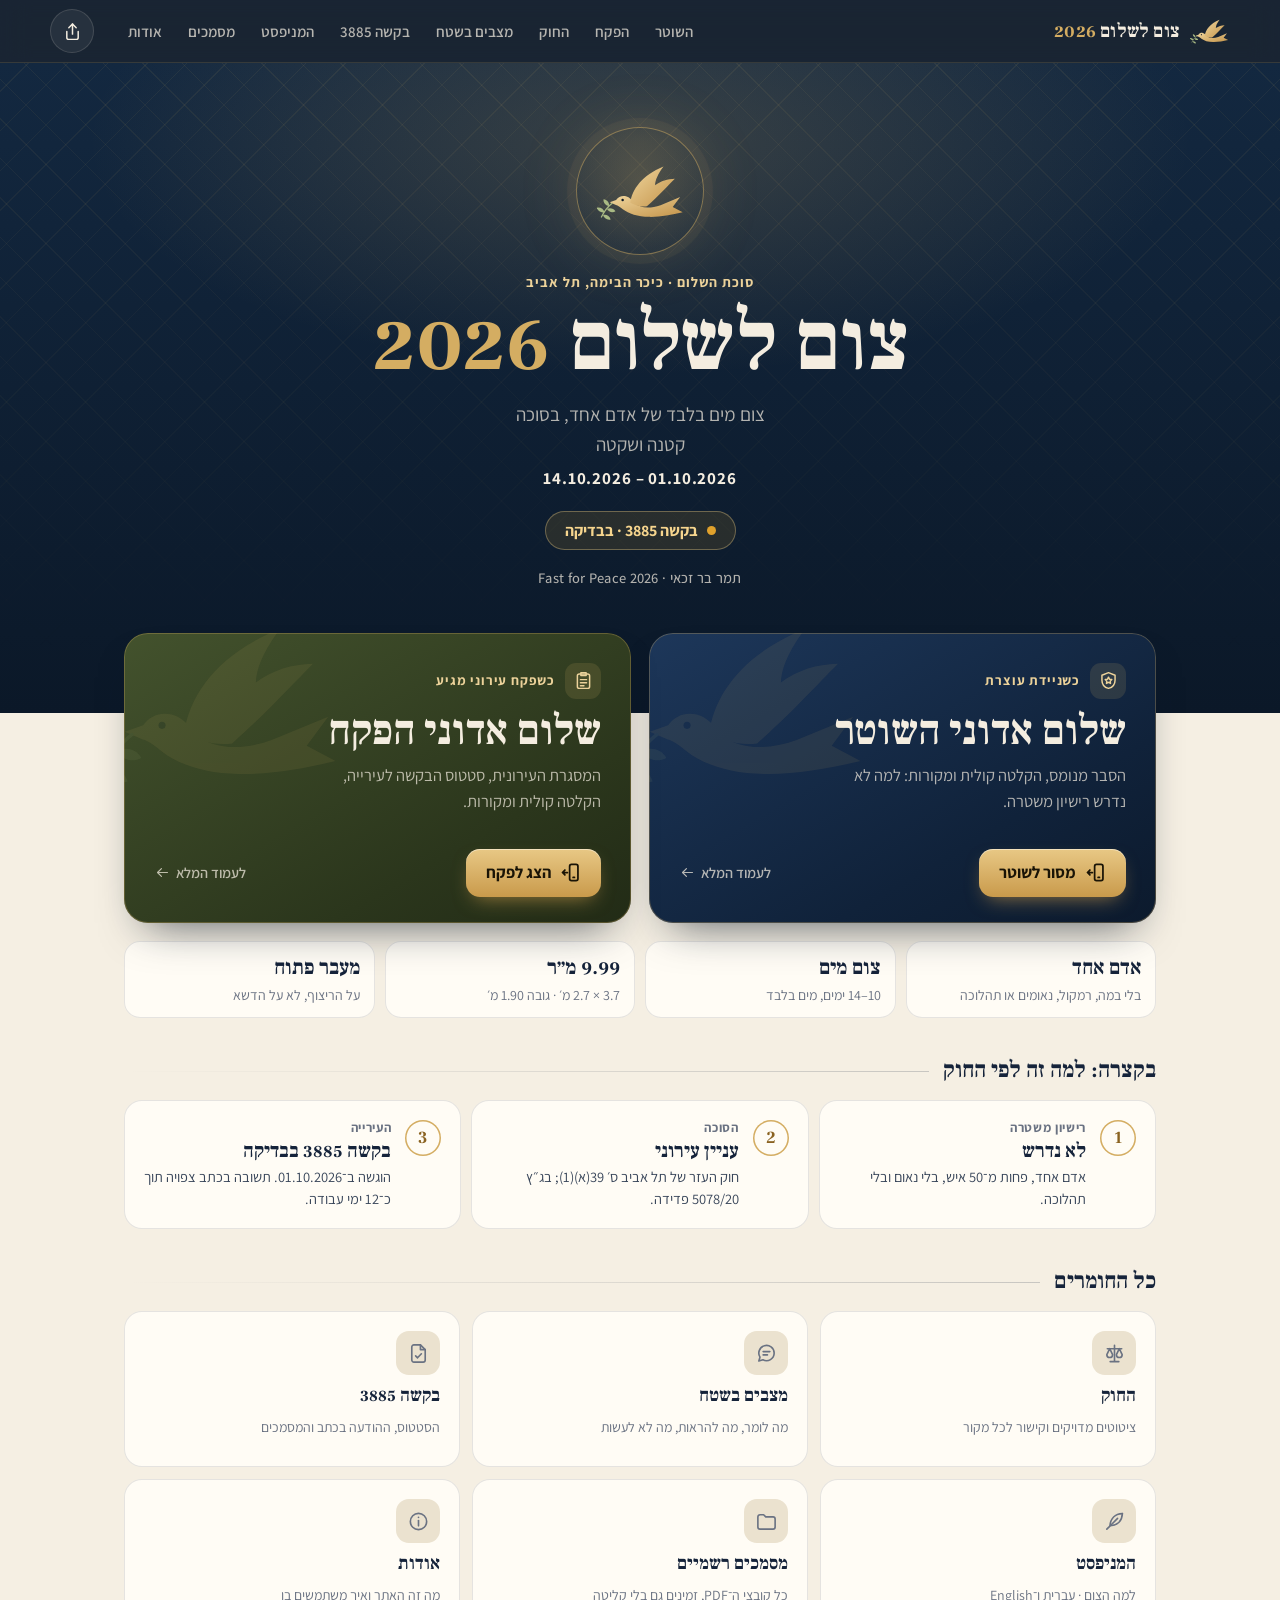
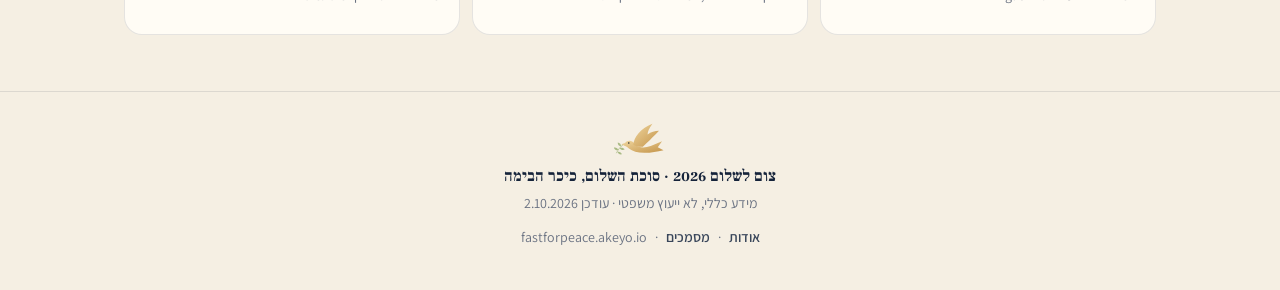
<file: index.html>
<!doctype html>
<html lang="he" dir="rtl">
<head>
<meta charset="utf-8">
<meta name="viewport" content="width=device-width, initial-scale=1, viewport-fit=cover">
<title>צום לשלום 2026 · סוכת השלום</title>
<meta name="description" content="צום לשלום 2026: צום מים של אדם אחד בסוכת השלום, כיכר הבימה, תל אביב, 01.10–14.10.2026. ההסבר לשוטר ולפקח, החוק עם המקורות, הבקשה לעירייה (מס' פנייה 3885, בבדיקה) וכל המסמכים.">
<meta name="theme-color" content="#0b1828">
<meta name="color-scheme" content="light dark">
<meta name="referrer" content="strict-origin-when-cross-origin">
<link rel="canonical" href="https://fastforpeace.akeyo.io/">
<link rel="manifest" href="manifest.webmanifest">
<link rel="icon" href="icons/icon.svg" type="image/svg+xml">
<link rel="icon" href="icons/icon-192.png" type="image/png" sizes="192x192">
<link rel="apple-touch-icon" href="icons/apple-touch-icon.png">
<meta name="apple-mobile-web-app-capable" content="yes">
<meta name="mobile-web-app-capable" content="yes">
<meta name="apple-mobile-web-app-status-bar-style" content="black-translucent">
<meta name="apple-mobile-web-app-title" content="צום לשלום">
<meta property="og:type" content="website">
<meta property="og:locale" content="he_IL">
<meta property="og:title" content="צום לשלום 2026 · סוכת השלום">
<meta property="og:description" content="צום מים של אדם אחד בכיכר הבימה, תל אביב. ההסבר לשוטר ולפקח, החוק והמסמכים במקום אחד.">
<meta property="og:url" content="https://fastforpeace.akeyo.io/">
<meta property="og:image" content="https://fastforpeace.akeyo.io/icons/icon-512.png">
<link rel="preconnect" href="https://fonts.googleapis.com">
<link rel="preconnect" href="https://fonts.gstatic.com" crossorigin>
<link rel="stylesheet" crossorigin href="https://fonts.googleapis.com/css2?family=Assistant:wght@400;500;600;700;800&family=Frank+Ruhl+Libre:wght@400;500;700;900&display=swap">
<link rel="stylesheet" href="styles.css">
<link rel="stylesheet" href="viewer.css">
</head>
<body>
<svg xmlns="http://www.w3.org/2000/svg" style="position:absolute;width:0;height:0;overflow:hidden" aria-hidden="true">
  <defs>
    <linearGradient id="g-gold" x1="0" y1="0" x2="1" y2="1">
      <stop offset="0" stop-color="#efd59d"/>
      <stop offset="1" stop-color="#c4944a"/>
    </linearGradient>
  </defs>
  <symbol id="i-dove" viewBox="4 6 92 60">
    <g fill="url(#g-gold)" stroke="none">
      <path d="M17 45.5 L23.5 43.2 C26 39.6 30 38.4 33.6 39.4 C37.4 40.4 39.8 43.4 42.4 46.6 C48 51.4 58 52.4 69 48.4 L89 40.2 L81.4 50.4 L91.6 55.8 C80 58.6 68.4 60.6 57.4 60.4 C45.6 60.2 36.4 57.2 30.4 52.6 C27.6 50.4 25.2 48.6 23.4 48.2 Z"/>
      <path d="M38 46 C40 32 50 18 72 9 C66 17 63.6 23 63.4 28 C69.6 23.6 76 21.6 83.6 21.4 C76 29 68 38 55 49.6 C49 50.4 43 48.8 38 46 Z"/>
    </g>
    <circle cx="30.2" cy="43.2" r="1.25" fill="#0b1828" stroke="none"/>
    <path d="M19.5 46.5 C15 50 11.5 54.5 8.5 60.5" fill="none" stroke="#a9ba84" stroke-width="1.3" stroke-linecap="round"/>
    <g fill="#a9ba84" stroke="none">
      <path d="M0 0 C2.2 -2.4 6.4 -2.6 9 0 C6.4 2.6 2.2 2.4 0 0Z" transform="translate(16.4 49.2) rotate(-130)"/>
      <path d="M0 0 C2.2 -2.4 6.4 -2.6 9 0 C6.4 2.6 2.2 2.4 0 0Z" transform="translate(14.2 52.4) rotate(15)"/>
      <path d="M0 0 C2.2 -2.4 6.4 -2.6 9 0 C6.4 2.6 2.2 2.4 0 0Z" transform="translate(11.6 55.6) rotate(-150)"/>
      <path d="M0 0 C2.2 -2.4 6.4 -2.6 9 0 C6.4 2.6 2.2 2.4 0 0Z" transform="translate(10.2 58.6) rotate(30)"/>
    </g>
  </symbol>
  <symbol id="i-home" viewBox="0 0 24 24"><path d="M3.5 10.5 12 3.5l8.5 7"/><path d="M5.5 9.2V20h13V9.2"/><path d="M10 20v-5.5h4V20"/></symbol>
  <symbol id="i-police" viewBox="0 0 24 24"><path d="M12 3 4.5 6v5.6c0 4.5 3.1 8.2 7.5 9.4 4.4-1.2 7.5-4.9 7.5-9.4V6z"/><path d="m12 8.2 1.15 2.35 2.6.38-1.88 1.83.44 2.58L12 14.12l-2.31 1.22.44-2.58-1.88-1.83 2.6-.38z"/></symbol>
  <symbol id="i-inspector" viewBox="0 0 24 24"><rect x="5" y="4.5" width="14" height="16.5" rx="2.2"/><path d="M9 3h6v3.2H9z"/><path d="M8.5 11h7M8.5 14.5h7M8.5 18h4"/></symbol>
  <symbol id="i-law" viewBox="0 0 24 24"><path d="M12 3.5V20.5M7.5 20.5h9M4.5 7h15"/><path d="M7 7l-3 6.2a3 3 0 0 0 6 0zM17 7l-3 6.2a3 3 0 0 0 6 0z"/></symbol>
  <symbol id="i-chat" viewBox="0 0 24 24"><path d="M20 11.5a8 8 0 0 1-11.7 7.1L4 19.8l1.2-4A8 8 0 1 1 20 11.5z"/><path d="M8.5 10h7M8.5 13.5h4.5"/></symbol>
  <symbol id="i-file" viewBox="0 0 24 24"><path d="M14 3H7.2A2.2 2.2 0 0 0 5 5.2v13.6A2.2 2.2 0 0 0 7.2 21h9.6a2.2 2.2 0 0 0 2.2-2.2V8z"/><path d="M14 3v5h5"/><path d="m9 14.5 2 2 4-4.2"/></symbol>
  <symbol id="i-folder" viewBox="0 0 24 24"><path d="M3 7.2A2.2 2.2 0 0 1 5.2 5H9l2.2 2.2h7.6A2.2 2.2 0 0 1 21 9.4v8.4a2.2 2.2 0 0 1-2.2 2.2H5.2A2.2 2.2 0 0 1 3 17.8z"/></symbol>
  <symbol id="i-feather" viewBox="0 0 24 24"><path d="M20.2 3.8C12.6 4 7.8 9 7.2 16.8L4 20"/><path d="M20.2 3.8c-.3 7.5-5 12.2-12.4 12.6"/><path d="M15.2 8.8 8.6 15.4"/></symbol>
  <symbol id="i-info" viewBox="0 0 24 24"><circle cx="12" cy="12" r="8.5"/><path d="M12 11v5.5"/><path d="M12 7.6v.2"/></symbol>
  <symbol id="i-share" viewBox="0 0 24 24"><path d="M12 3.5v11.5"/><path d="m7.8 7.7 4.2-4.2 4.2 4.2"/><path d="M5.5 12v6.8A2.2 2.2 0 0 0 7.7 21h8.6a2.2 2.2 0 0 0 2.2-2.2V12"/></symbol>
  <symbol id="i-play" viewBox="0 0 24 24"><path d="M8 5.6v12.8a1 1 0 0 0 1.52.85l10.2-6.4a1 1 0 0 0 0-1.7L9.52 4.75A1 1 0 0 0 8 5.6z"/></symbol>
  <symbol id="i-pause" viewBox="0 0 24 24"><rect x="6.5" y="5" width="4" height="14" rx="1.2"/><rect x="13.5" y="5" width="4" height="14" rx="1.2"/></symbol>
  <symbol id="i-rew" viewBox="0 0 24 24"><path d="M12 4.5a7.5 7.5 0 1 1-7.5 7.5"/><path d="M14.6 1.9 12 4.5l2.6 2.6"/></symbol>
  <symbol id="i-fwd" viewBox="0 0 24 24"><path d="M12 4.5a7.5 7.5 0 1 0 7.5 7.5"/><path d="M9.4 1.9 12 4.5 9.4 7.1"/></symbol>
  <symbol id="i-handover" viewBox="0 0 24 24"><rect x="11" y="2.8" width="9.5" height="18.4" rx="2.2"/><path d="M15 17.6h1.5"/><path d="M8.5 12H3m2.6-2.8L2.8 12l2.8 2.8"/></symbol>
  <symbol id="i-mic" viewBox="0 0 24 24"><rect x="9" y="3" width="6" height="11" rx="3"/><path d="M5.5 11a6.5 6.5 0 0 0 13 0M12 17.5V21M9 21h6"/></symbol>
  <symbol id="i-print" viewBox="0 0 24 24"><path d="M7 9V3.5h10V9"/><rect x="3" y="9" width="18" height="8" rx="2"/><path d="M7 14h10v6.5H7z"/></symbol>
  <symbol id="i-ext" viewBox="0 0 24 24"><path d="M14 4h6v6"/><path d="M20 4l-8.5 8.5"/><path d="M18 14v4.8a1.2 1.2 0 0 1-1.2 1.2H5.2A1.2 1.2 0 0 1 4 18.8V7.2A1.2 1.2 0 0 1 5.2 6H10"/></symbol>
  <symbol id="i-chev" viewBox="0 0 24 24"><path d="m6 9 6 6 6-6"/></symbol>
  <symbol id="i-arrow" viewBox="0 0 24 24"><path d="M5 12h14M13.5 6.5 19 12l-5.5 5.5"/></symbol>
  <symbol id="i-left" viewBox="0 0 24 24"><path d="M19 12H5M10.5 6.5 5 12l5.5 5.5"/></symbol>
  <symbol id="i-download" viewBox="0 0 24 24"><path d="M12 4v11m-4.5-4.5L12 15l4.5-4.5M5 20h14"/></symbol>
  <symbol id="i-x" viewBox="0 0 24 24"><path d="M6.5 6.5l11 11M17.5 6.5l-11 11"/></symbol>
  <symbol id="i-moon" viewBox="0 0 24 24"><path d="M19.5 14.6A8 8 0 1 1 9.4 4.5a6.4 6.4 0 0 0 10.1 10.1z"/></symbol>
  <symbol id="i-mega" viewBox="0 0 24 24"><path d="M3 10v4a1 1 0 0 0 1 1h2.5l6 4V5l-6 4H4a1 1 0 0 0-1 1z"/><path d="m16 9.5 5 5M21 9.5l-5 5"/></symbol>
  <symbol id="i-heart" viewBox="0 0 24 24"><path d="M12 20s-7.5-4.4-7.5-10A4.4 4.4 0 0 1 12 7.1 4.4 4.4 0 0 1 19.5 10c0 5.6-7.5 10-7.5 10z"/><path d="M7.2 12.2h2.9l1.4-2.4 2 3.9 1.4-1.5h1.9"/></symbol>
  <symbol id="i-leaf" viewBox="0 0 24 24"><path d="M5 19.5C5 11 10 5 20 4.5c0 10-6 15-14 15"/><path d="m5 19.5 8.5-8.5"/></symbol>
  <symbol id="i-check" viewBox="0 0 24 24"><path d="m5 12.5 4.5 4.5L19 7.5"/></symbol>
  <symbol id="i-src" viewBox="0 0 24 24"><path d="M14 3H7.2A2.2 2.2 0 0 0 5 5.2v13.6A2.2 2.2 0 0 0 7.2 21h9.6a2.2 2.2 0 0 0 2.2-2.2V8z"/><path d="M14 3v5h5"/><path d="M8.2 12.6h7.6" stroke-width="3.4" stroke-opacity=".38"/><path d="M8.2 16.8h5.2"/></symbol>
  <symbol id="i-text" viewBox="0 0 24 24"><path d="M3 18 7.5 6 12 18M4.6 14h5.8"/><path d="M14.5 18l3.2-8.5L21 18M15.6 15.4h4.3"/></symbol>
</svg>

<a class="skip" href="#main">דלג לתוכן</a>

<header class="topbar">
  <a class="brand" href="#/" aria-label="צום לשלום 2026, לעמוד הראשי">
    <svg class="brand-dove" aria-hidden="true"><use href="#i-dove"/></svg>
    <span class="brand-name">צום לשלום <b>2026</b></span>
  </a>
  <nav class="topnav" aria-label="ניווט ראשי">
    <a href="#/police" data-nav="police">השוטר</a>
    <a href="#/inspector" data-nav="inspector">הפקח</a>
    <a href="#/law" data-nav="law">החוק</a>
    <a href="#/situations" data-nav="situations">מצבים בשטח</a>
    <a href="#/request" data-nav="request">בקשה 3885</a>
    <a href="#/manifesto" data-nav="manifesto">המניפסט</a>
    <a href="#/docs" data-nav="docs">מסמכים</a>
    <a href="#/about" data-nav="about">אודות</a>
  </nav>
  <button class="icon-btn" type="button" data-share aria-label="שיתוף העמוד">
    <svg class="ic" aria-hidden="true"><use href="#i-share"/></svg>
  </button>
</header>

<main id="main" tabindex="-1">
  <noscript>
    <div class="wrap narrow" style="padding:40px 16px">
      <h1>צום לשלום 2026</h1>
      <p>צום מים של אדם אחד, תמר בר זכאי, בסוכת השלום בכיכר הבימה, תל אביב, 01.10.2026 – 14.10.2026.</p>
      <p>הוגשה בקשה לעירייה (מס' פנייה 3885) והיא בבדיקה.</p>
      <p>האתר צריך JavaScript כדי להציג את כל החומרים. המסמכים זמינים גם ישירות: <a href="docs/notice-3885-redacted.pdf">ההודעה בכתב (PDF)</a>.</p>
    </div>
  </noscript>
</main>

<nav class="tabbar" aria-label="ניווט מהיר">
  <a href="#/" data-nav="home"><svg class="ic" aria-hidden="true"><use href="#i-home"/></svg><span>ראשי</span></a>
  <a href="#/police" data-nav="police"><svg class="ic" aria-hidden="true"><use href="#i-police"/></svg><span>שוטר</span></a>
  <a href="#/inspector" data-nav="inspector"><svg class="ic" aria-hidden="true"><use href="#i-inspector"/></svg><span>פקח</span></a>
  <a href="#/law" data-nav="law"><svg class="ic" aria-hidden="true"><use href="#i-law"/></svg><span>החוק</span></a>
  <a href="#/request" data-nav="request"><svg class="ic" aria-hidden="true"><use href="#i-file"/></svg><span>בקשה</span></a>
</nav>

<div class="toast" role="status" aria-live="polite"></div>

<script src="data.js"></script>
<script src="viewer.js"></script>
<script src="app.js"></script>
</body>
</html>
</file>
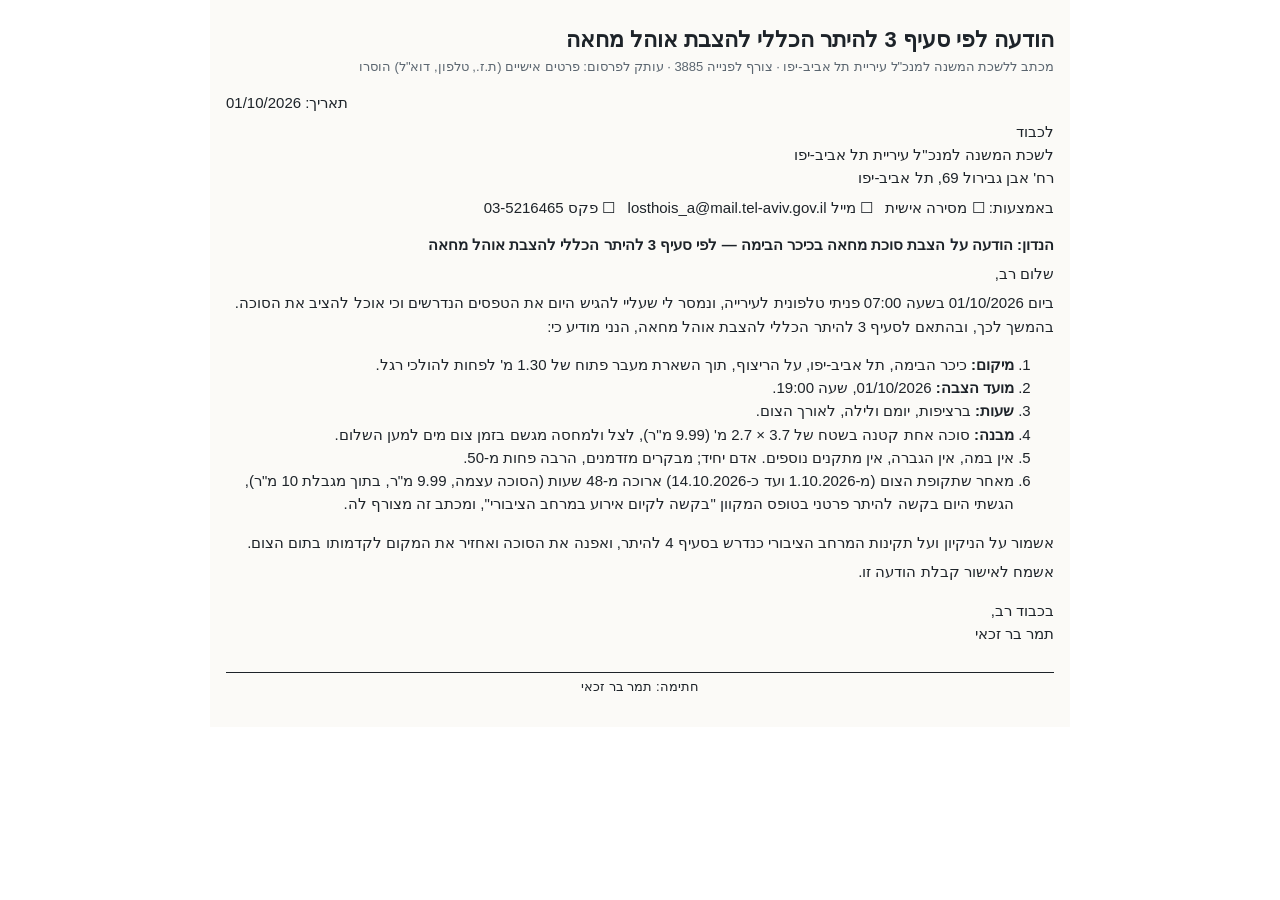
<file: docs/notice-3885-redacted.html>
<!doctype html>
<html lang="he" dir="rtl" data-theme="light"><head><meta charset="utf-8">
<meta name="viewport" content="width=device-width,initial-scale=1">
<title>הודעה לפי סעיף 3 להיתר הכללי להצבת אוהל מחאה</title><style>
:root{--ink:#1d2329;--muted:#5b6670;--line:#c9d1d8;--bg:#ffffff;--paper:#fbfaf7;--accent:#1f5f8b;
--fill-bg:#fff3b0;--fill-ink:#7a4b00;--after-bg:#e3f0fb;--after-ink:#1f5f8b;--warn:#a33b2b}
@media (prefers-color-scheme: dark){:root:not([data-theme="light"]){--ink:#e8ecef;--muted:#a9b4bd;--line:#3a444d;--bg:#14181c;--paper:#1b2026;--accent:#7fb8e0;--fill-bg:#5a4500;--fill-ink:#ffe08a;--after-bg:#173247;--after-ink:#a8d4f5;--warn:#ff9b8a}}
:root[data-theme="dark"]{--ink:#e8ecef;--muted:#a9b4bd;--line:#3a444d;--bg:#14181c;--paper:#1b2026;--accent:#7fb8e0;--fill-bg:#5a4500;--fill-ink:#ffe08a;--after-bg:#173247;--after-ink:#a8d4f5;--warn:#ff9b8a}
*{box-sizing:border-box}
html{color-scheme:light}
body{margin:0;background:var(--bg);color:var(--ink);font-family:-apple-system,"SF Hebrew","Arial Hebrew",Arial,sans-serif;font-size:15px;line-height:1.55}
.page{max-width:860px;margin:0 auto;padding:22px 16px 30px;background:var(--paper)}
.banner{border:2px dashed var(--warn);color:var(--warn);padding:8px 12px;border-radius:8px;font-weight:700;font-size:14px;margin-bottom:14px}
h1{font-size:22px;margin:4px 0 2px;line-height:1.3}
.sub{color:var(--muted);font-size:13px;margin-bottom:14px}
h2{font-size:16px;margin:18px 0 6px;padding-bottom:3px;border-bottom:2px solid var(--accent);color:var(--accent)}
table{width:100%;border-collapse:collapse;margin:4px 0 6px}
td,th{border:1px solid var(--line);padding:6px 9px;vertical-align:top;text-align:right}
th{width:34%;font-weight:600;background:rgba(127,127,127,.07)}
.req{color:var(--warn);font-weight:700}
.fill{background:var(--fill-bg);color:var(--fill-ink);font-weight:700;padding:1px 6px;border-radius:4px;white-space:nowrap}
.after{background:var(--after-bg);color:var(--after-ink);font-weight:600;padding:1px 6px;border-radius:4px;white-space:nowrap}
.box{border:1px solid var(--line);border-radius:6px;padding:10px 12px;background:var(--bg);white-space:pre-wrap}
.note{font-size:13px;color:var(--muted);margin:6px 0}
.legend{font-size:13px;margin:8px 0 2px}
.chk{font-weight:700}
.letter p{margin:6px 0}
.sig{display:flex;gap:28px;margin-top:26px;flex-wrap:wrap}
.sig div{flex:1;min-width:180px;border-top:1px solid var(--ink);padding-top:4px;text-align:center;font-size:13px}
.foot{margin-top:18px;font-size:12px;color:var(--muted);border-top:1px solid var(--line);padding-top:8px}
@media print{.banner{border-color:#999;color:#555}}
</style></head>
<body><div class="page">

<h1>הודעה לפי סעיף 3 להיתר הכללי להצבת אוהל מחאה</h1><div class="sub">מכתב ללשכת המשנה למנכ"ל עיריית תל אביב-יפו · צורף לפנייה 3885 · עותק לפרסום: פרטים אישיים (ת.ז., טלפון, דוא"ל) הוסרו</div>


<div class="letter">
<p style="text-align:left">תאריך: 01/10/2026</p>
<p>לכבוד<br>לשכת המשנה למנכ"ל עיריית תל אביב-יפו<br>רח' אבן גבירול 69, תל אביב-יפו</p>
<p>באמצעות: ☐ מסירה אישית &nbsp; ☐ מייל losthois_a@mail.tel-aviv.gov.il &nbsp; ☐ פקס 03-5216465</p>
<p style="font-weight:700;margin-top:14px">הנדון: הודעה על הצבת סוכת מחאה בכיכר הבימה — לפי סעיף 3 להיתר הכללי להצבת אוהל מחאה</p>
<p>שלום רב,</p>
<p>ביום 01/10/2026 בשעה 07:00 פניתי טלפונית לעירייה, ונמסר לי שעליי להגיש היום את הטפסים הנדרשים וכי אוכל להציב את הסוכה. בהמשך לכך, ובהתאם לסעיף 3 להיתר הכללי להצבת אוהל מחאה, הנני מודיע כי:</p>
<ol>
<li><b>מיקום:</b> כיכר הבימה, תל אביב-יפו, על הריצוף, תוך השארת מעבר פתוח של 1.30 מ' לפחות להולכי רגל.</li>
<li><b>מועד הצבה:</b> 01/10/2026, שעה 19:00.</li>
<li><b>שעות:</b> ברציפות, יומם ולילה, לאורך הצום.</li>
<li><b>מבנה:</b> סוכה אחת קטנה בשטח של 3.7 × 2.7 מ' (9.99 מ"ר), לצל ולמחסה מגשם בזמן צום מים למען השלום.</li>
<li>אין במה, אין הגברה, אין מתקנים נוספים. אדם יחיד; מבקרים מזדמנים, הרבה פחות מ-50.</li>
<li>מאחר שתקופת הצום (מ-1.10.2026 ועד כ-14.10.2026) ארוכה מ-48 שעות (הסוכה עצמה, 9.99 מ"ר, בתוך מגבלת 10 מ"ר), הגשתי היום בקשה להיתר פרטני בטופס המקוון "בקשה לקיום אירוע במרחב הציבורי", ומכתב זה מצורף לה.</li>
</ol>
<p>אשמור על הניקיון ועל תקינות המרחב הציבורי כנדרש בסעיף 4 להיתר, ואפנה את הסוכה ואחזיר את המקום לקדמותו בתום הצום.</p>
<p>אשמח לאישור קבלת הודעה זו.</p>
<p style="margin-top:16px">בכבוד רב,<br>תמר בר זכאי</p>
<div class="sig"><div>חתימה: תמר בר זכאי</div></div>
</div>

</div></body></html>
</file>
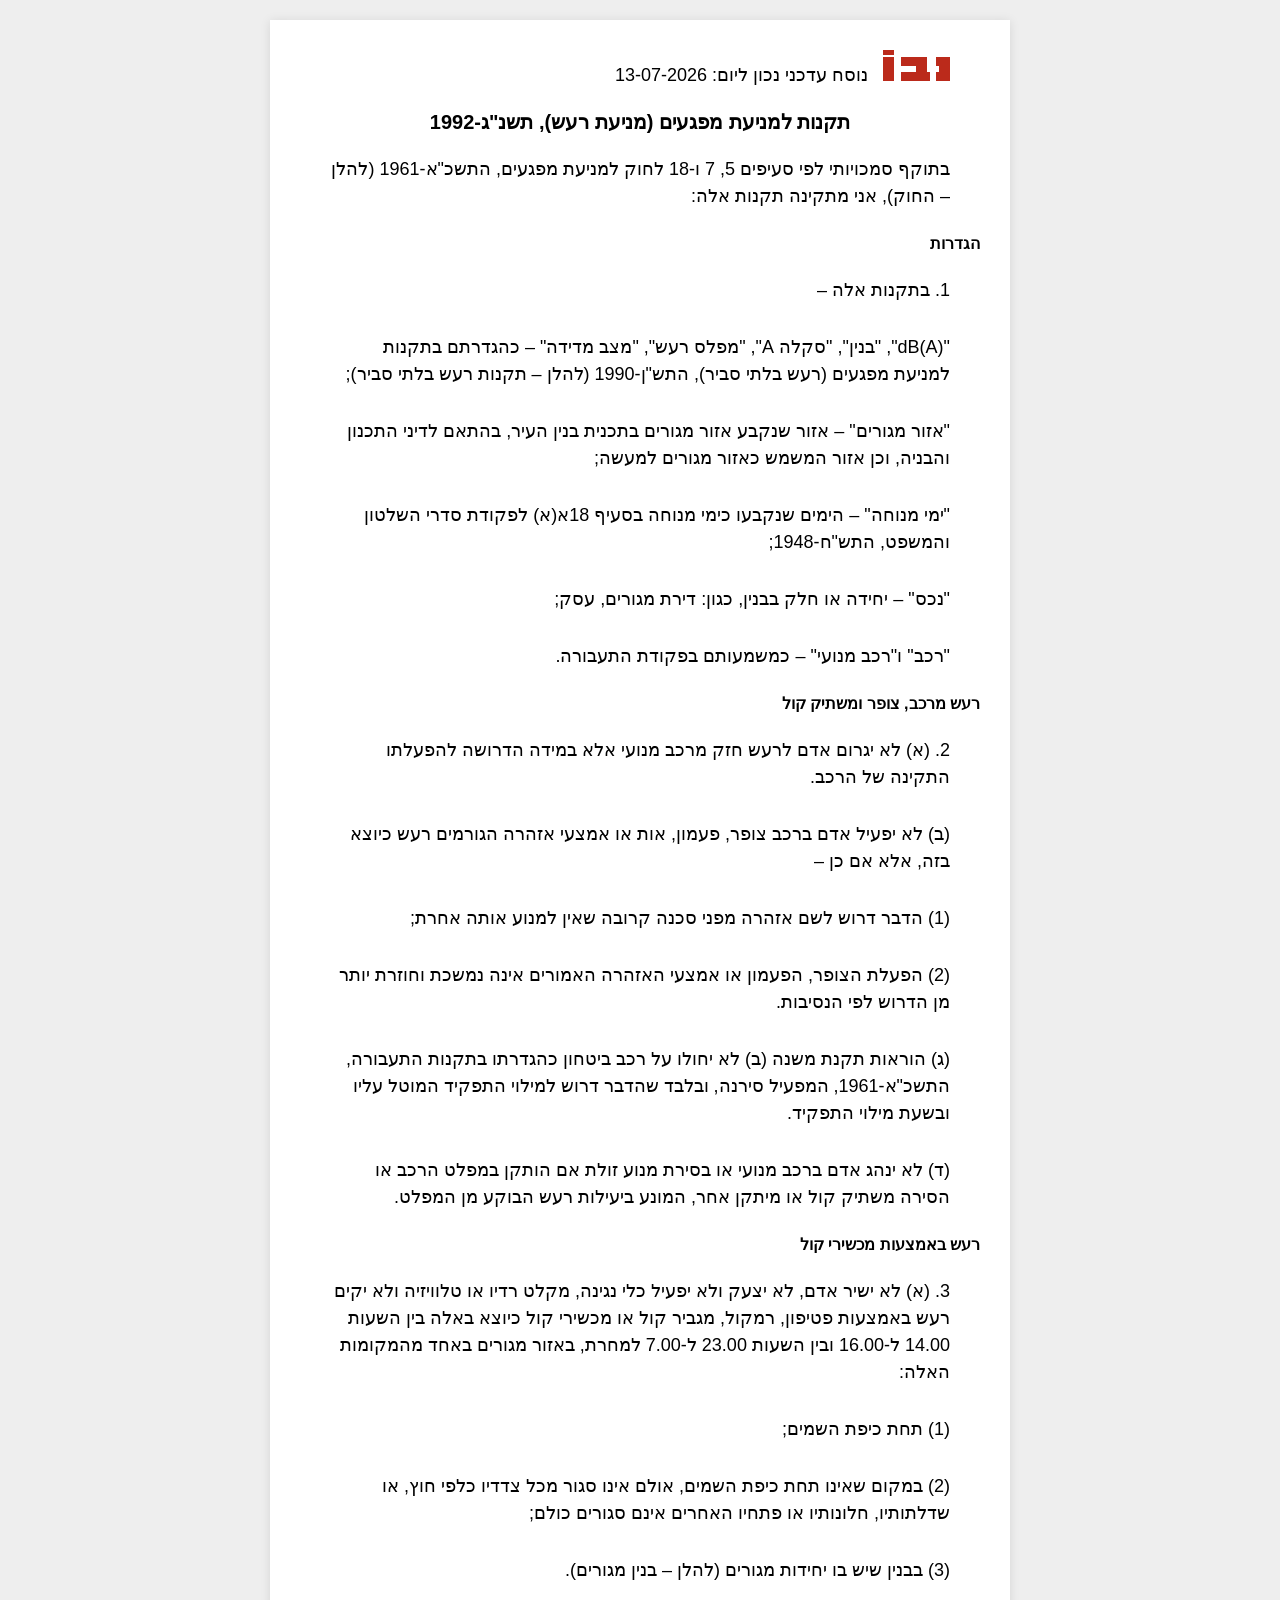
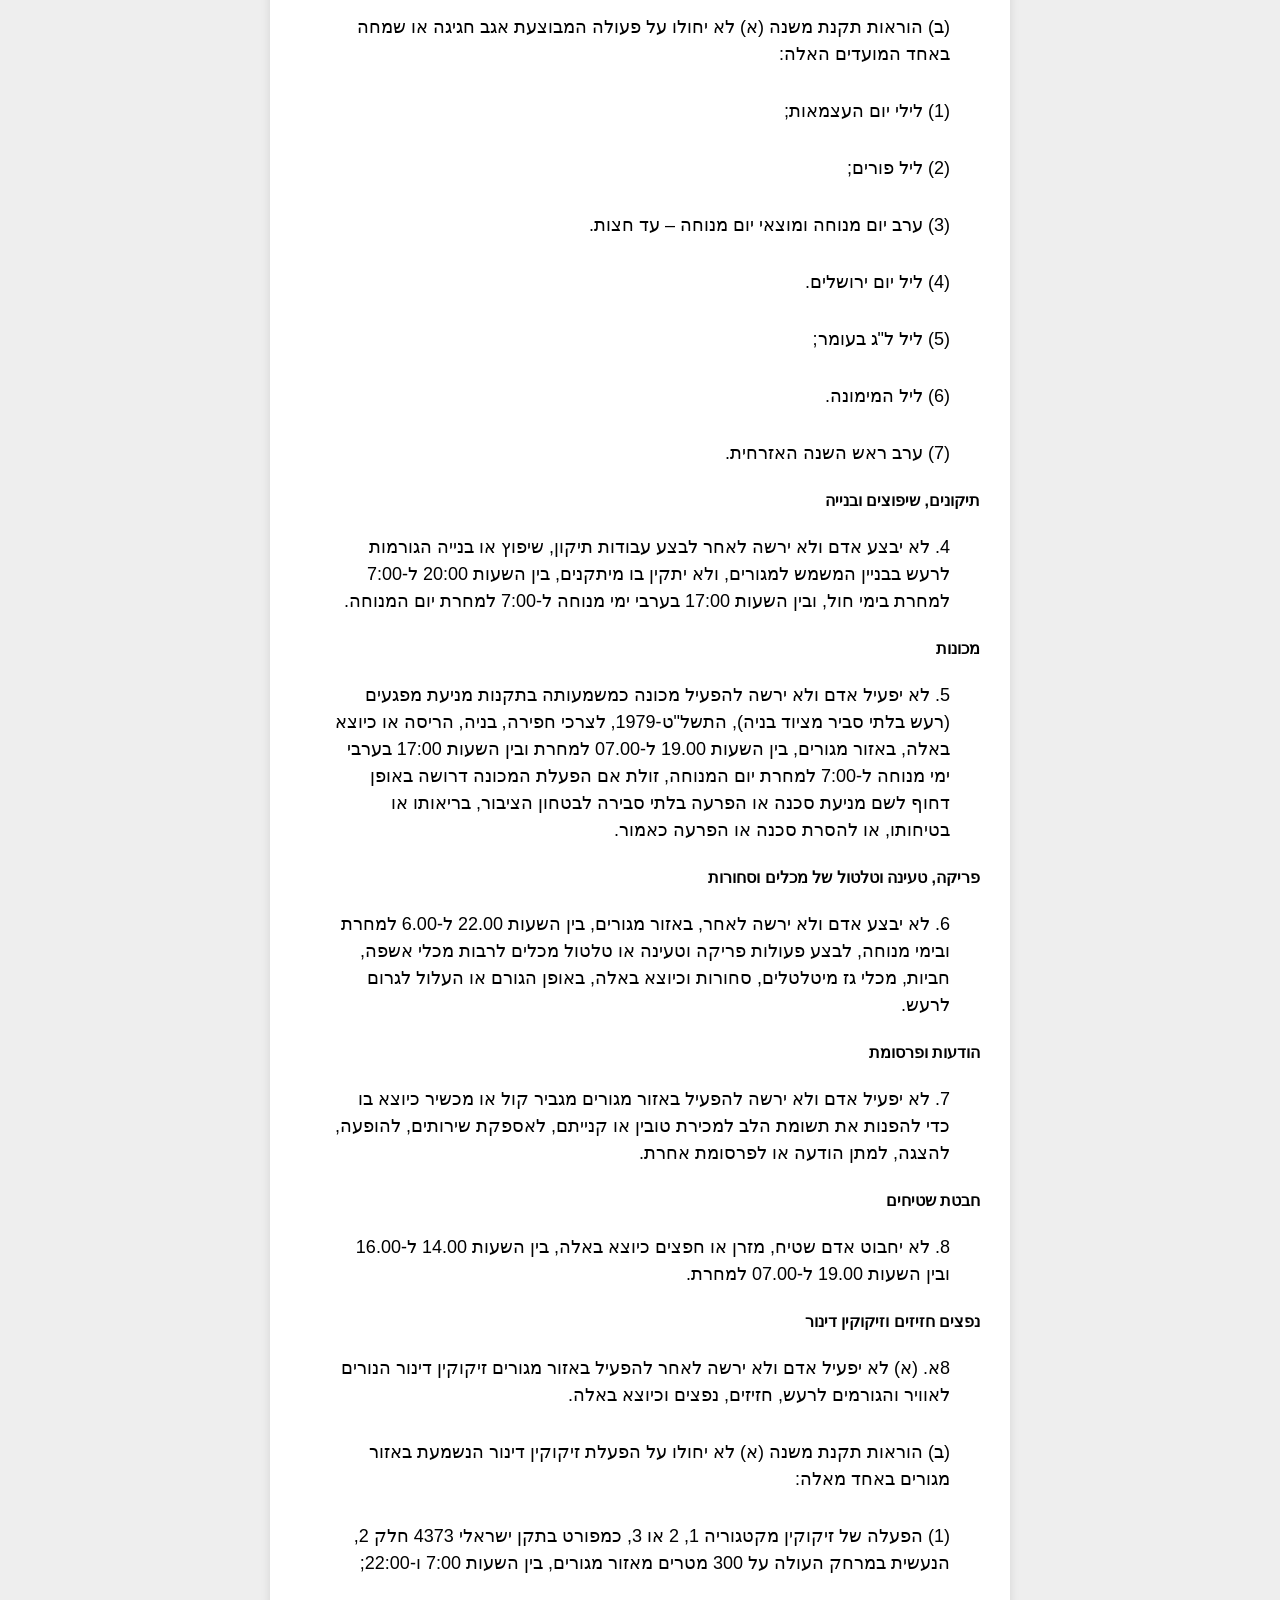
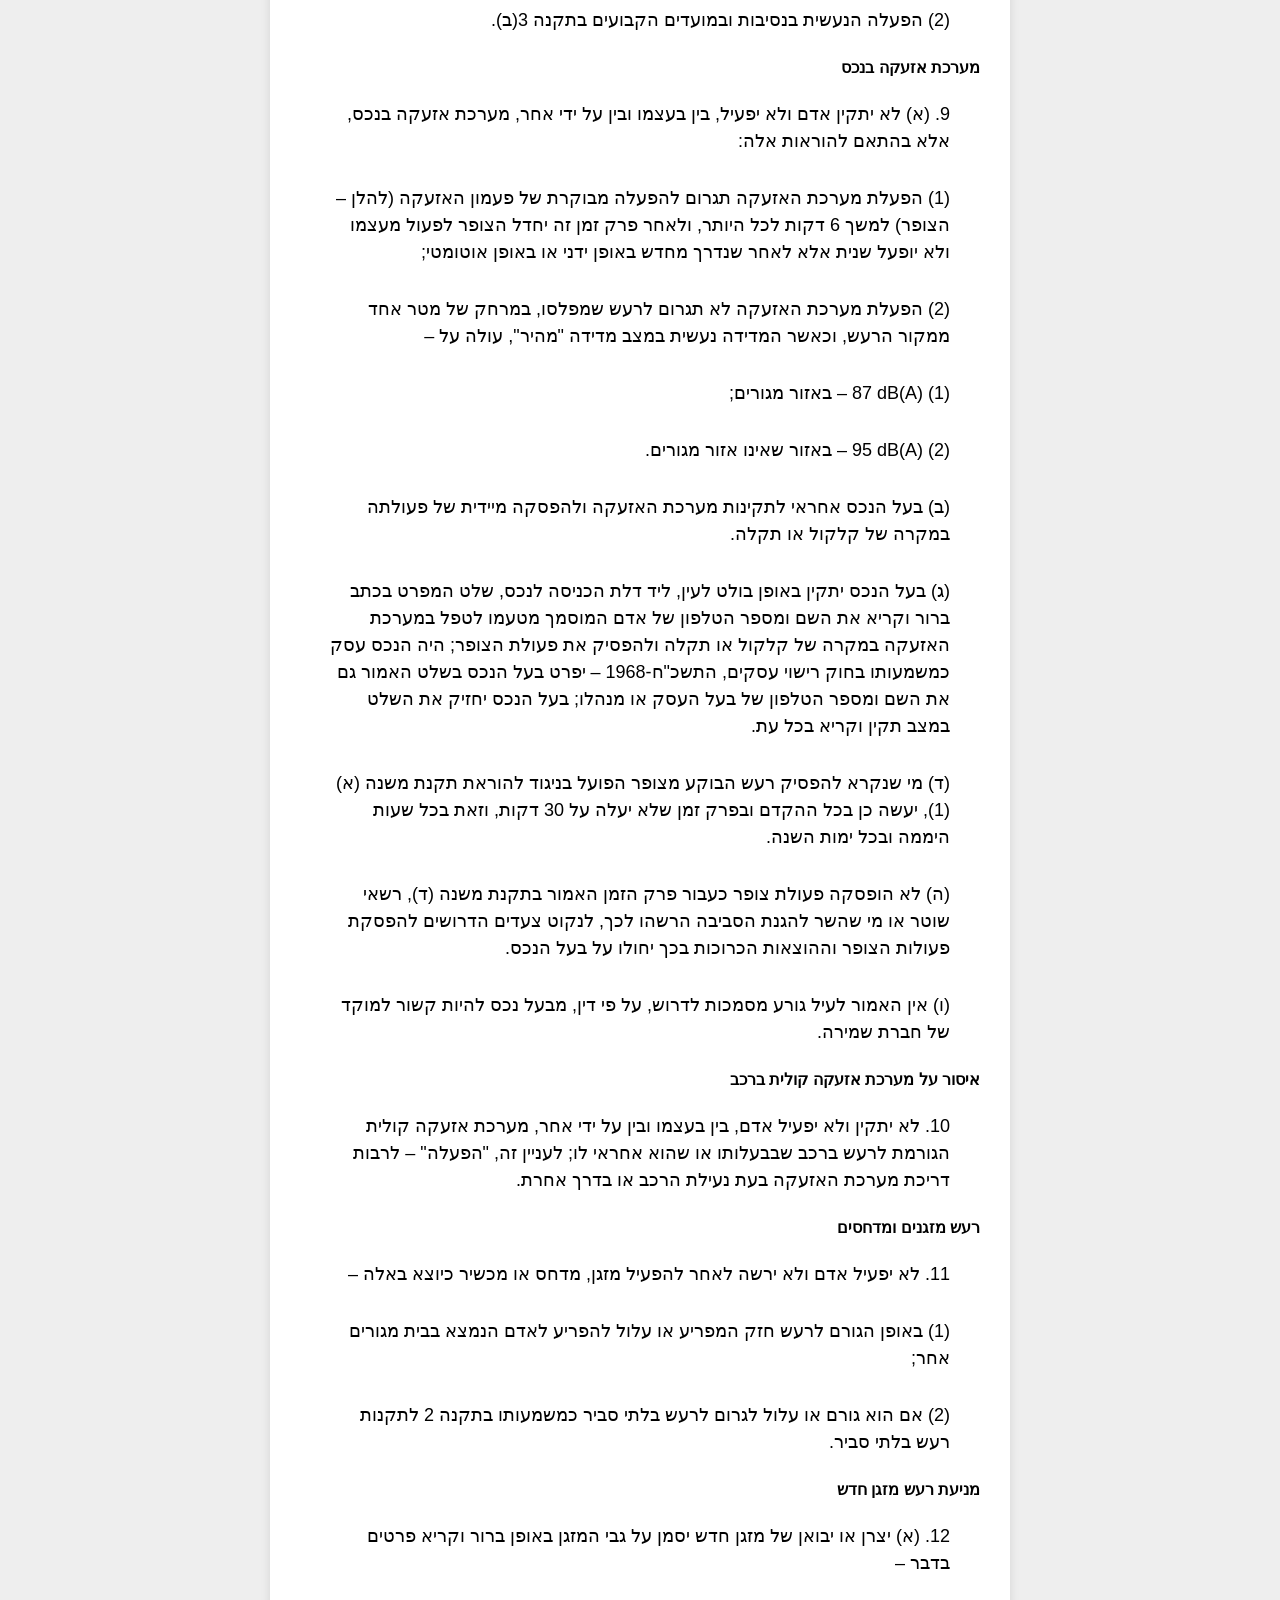
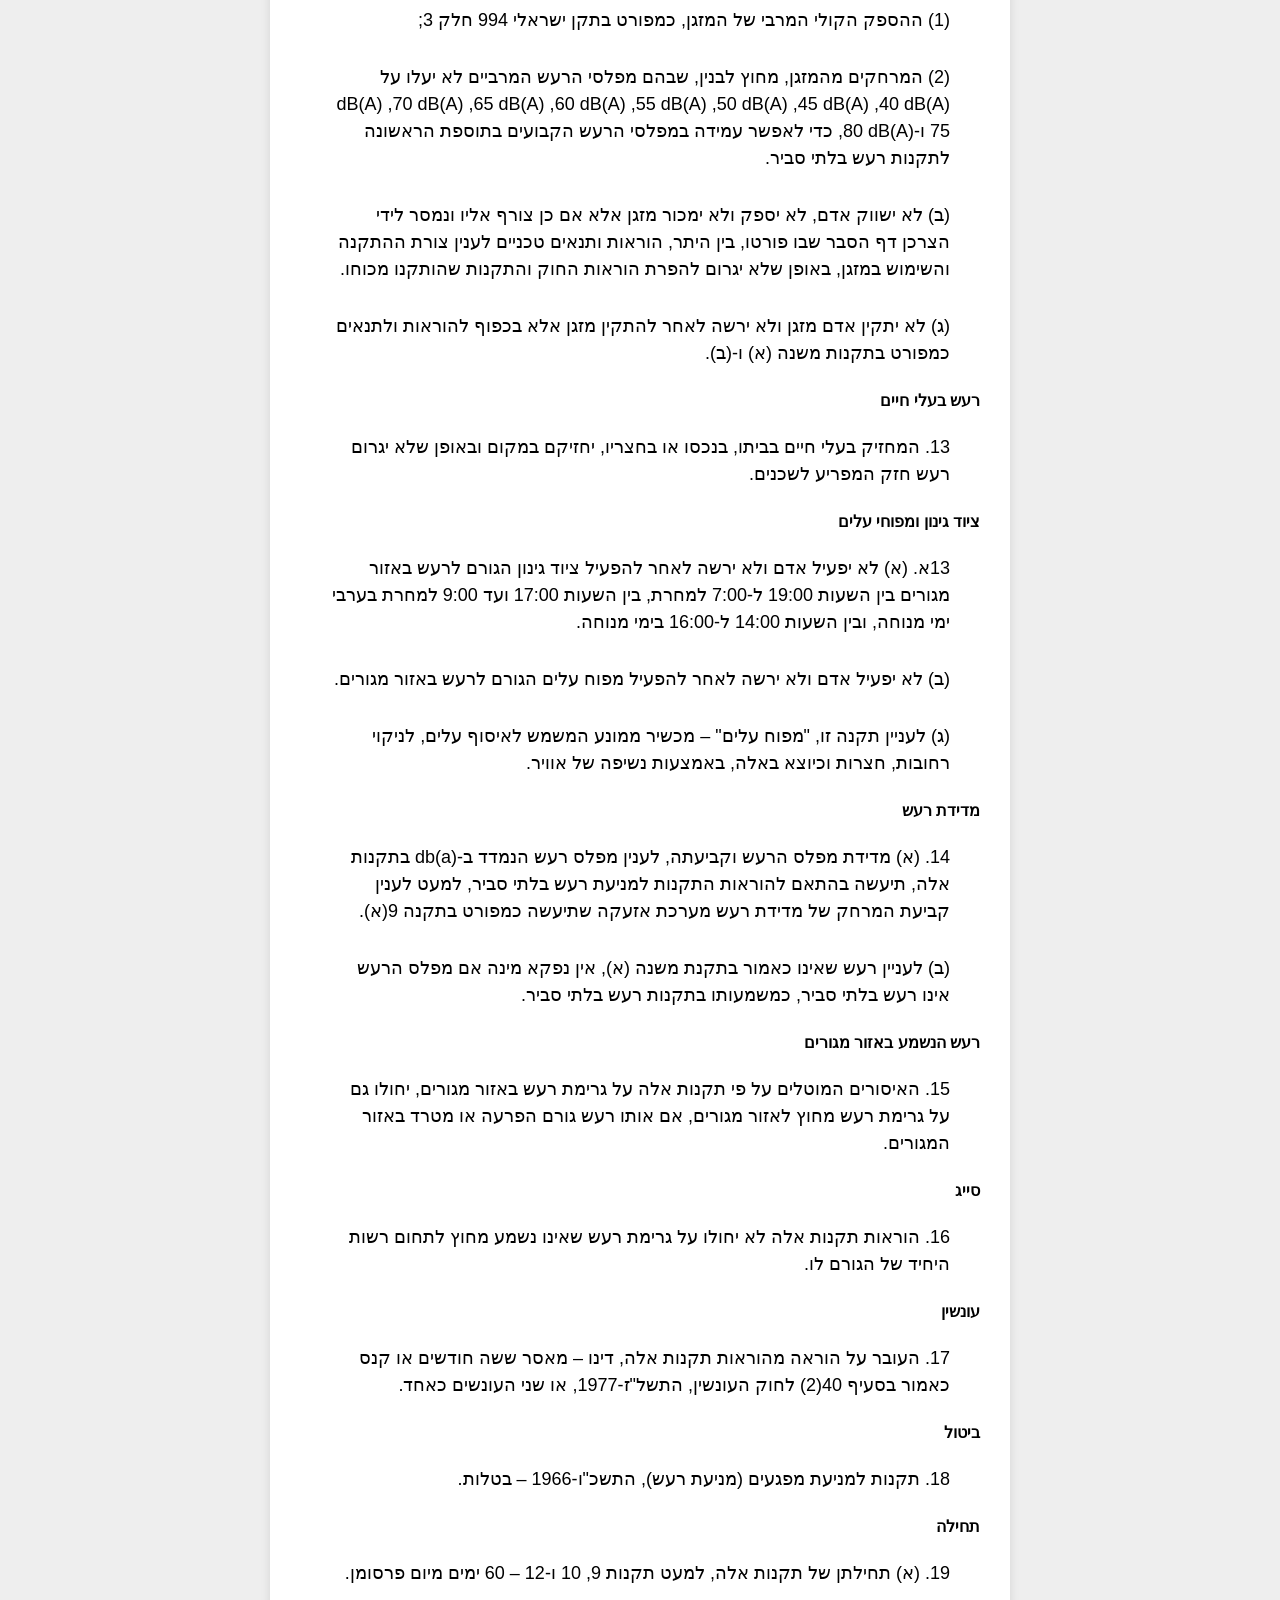
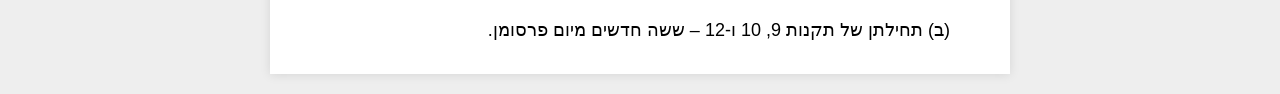
<file: sources/noise-regulations-nevo.html>
<!DOCTYPE html><html lang="he"><head><meta charset="utf-8"><meta name="viewport" content="width=device-width,initial-scale=1"><meta name="ffp-snapshot-of" content="https://www.nevo.co.il/law_html/law00/72529.htm"><meta name="ffp-captured" content="2026-10-02"><title>תקנות למניעת מפגעים (מניעת רעש), תשנ"ג-1992</title> <style>body { background-color: #EEE; direction: rtl; text-align: right; font-family: Arial; font-size: 18px; line-height: 27px; } body > div { background-color: #FFF; width: 450px; margin: 20px auto; padding: 20px; box-shadow: 0 1px 10px rgba(0,0,0,.1); } body > div > div { padding: 10px 40px } body > div > div > p { display: inline; } body > div > h1, body > div > h2, body > div > h3, body > div > h4, body > div > h5 { font-size: 18px; margin: 10px; text-align: center; } body > div > h1 { font-size: 20px; } body > div > h6 { font-size: 16px; margin: 10px; } @media (min-width: 740px) { body > div { width: 700px; } }</style></head><body></div> <div> <div><img src="[data-uri]" alt="נבו" /> &nbsp; נוסח עדכני נכון ליום: 13-07-2026</div> <h1>תקנות למניעת מפגעים (מניעת רעש), תשנ"ג-1992</h1> <div id="id_6a31327ff653320ef8c91890"><p>בתוקף סמכויותי לפי סעיפים 5, 7 ו-18 לחוק למניעת מפגעים, התשכ"א-1961 (להלן – החוק), אני מתקינה תקנות אלה:</p></div> <h6>הגדרות</h6> <div id="id_6a3132a0f653320ef8c9189a">1. <p>בתקנות אלה –</p></div> <h6></h6> <div id="id_6a3133def653320ef8c9189f"> <p>"<defenition>(A)dB</defenition>", "<defenition>בנין</defenition>", "<defenition>סקלה A</defenition>", "<defenition>מפלס רעש</defenition>", "<defenition>מצב מדידה</defenition>" – כהגדרתם בתקנות למניעת מפגעים (רעש בלתי סביר), התש"ן-1990 (להלן – תקנות רעש בלתי סביר);</p></div> <h6></h6> <div id="id_6a313596f653320ef8c918b7"> <p>"<defenition>אזור מגורים</defenition>" – אזור שנקבע אזור מגורים בתכנית בנין העיר, בהתאם לדיני התכנון והבניה, וכן אזור המשמש כאזור מגורים למעשה;</p></div> <h6></h6> <div id="id_6a3135a5f653320ef8c918bf"> <p>"<defenition>ימי מנוחה</defenition>" – הימים שנקבעו כימי מנוחה בסעיף 18א(א) לפקודת סדרי השלטון והמשפט, התש"ח-1948;</p></div> <h6></h6> <div id="id_6a3135b4f653320ef8c918c7"> <p>"<defenition>נכס</defenition>" – יחידה או חלק בבנין, כגון: דירת מגורים, עסק;</p></div> <h6></h6> <div id="id_6a3135ccf653320ef8c918db"> <p>"<defenition>רכב</defenition>" ו"<defenition>רכב מנועי</defenition>" – כמשמעותם בפקודת התעבורה.</p></div> <h6>רעש מרכב, צופר ומשתיק קול</h6> <div id="id_6a3135d9f653320ef8c918e3">2. (א) <p>לא יגרום אדם לרעש חזק מרכב מנועי אלא במידה הדרושה להפעלתו התקינה של הרכב.</p></div> <h6></h6> <div id="id_6a4f6e7b649bd62f44981da4">(ב) <p>לא יפעיל אדם ברכב צופר, פעמון, אות או אמצעי אזהרה הגורמים רעש כיוצא בזה, אלא אם כן –</p></div> <h6></h6> <div id="id_6a31361ff653320ef8c918fb">(1) <p>הדבר דרוש לשם אזהרה מפני סכנה קרובה שאין למנוע אותה אחרת;</p></div> <h6></h6> <div id="id_6a313629f653320ef8c91903">(2) <p>הפעלת הצופר, הפעמון או אמצעי האזהרה האמורים אינה נמשכת וחוזרת יותר מן הדרוש לפי הנסיבות.</p></div> <h6></h6> <div id="id_6a4f6e91649bd62f44981da5">(ג) <p>הוראות תקנת משנה (ב) לא יחולו על רכב ביטחון כהגדרתו בתקנות התעבורה, התשכ"א-1961, המפעיל סירנה, ובלבד שהדבר דרוש למילוי התפקיד המוטל עליו ובשעת מילוי התפקיד.</p></div> <h6></h6> <div id="id_6a4f6ee1649bd62f44981dae">(ד) <p>לא ינהג אדם ברכב מנועי או בסירת מנוע זולת אם הותקן במפלט הרכב או הסירה משתיק קול או מיתקן אחר, המונע ביעילות רעש הבוקע מן המפלט.</p></div> <h6>רעש באמצעות מכשירי קול</h6> <div id="id_6a313675f653320ef8c91933">3. (א) <p>לא ישיר אדם, לא יצעק ולא יפעיל כלי נגינה, מקלט רדיו או טלוויזיה ולא יקים רעש באמצעות פטיפון, רמקול, מגביר קול או מכשירי קול כיוצא באלה בין השעות 14.00 ל-16.00 ובין השעות 23.00 ל-7.00 למחרת, באזור מגורים באחד מהמקומות האלה:</p></div> <h6></h6> <div id="id_6a313696f653320ef8c91947">(1) <p>תחת כיפת השמים;</p></div> <h6></h6> <div id="id_6a3136a0f653320ef8c9194f">(2) <p>במקום שאינו תחת כיפת השמים, אולם אינו סגור מכל צדדיו כלפי חוץ, או שדלתותיו, חלונותיו או פתחיו האחרים אינם סגורים כולם;</p></div> <h6></h6> <div id="id_6a3136abf653320ef8c91957">(3) <p>בבנין שיש בו יחידות מגורים (להלן – בנין מגורים).</p></div> <h6></h6> <div id="id_6a3136baf653320ef8c9195b">(ב) <p>הוראות תקנת משנה (א) לא יחולו על פעולה המבוצעת אגב חגיגה או שמחה באחד המועדים האלה:</p></div> <h6></h6> <div id="id_6a3136cdf653320ef8c9195f">(1) <p>לילי יום העצמאות;</p></div> <h6></h6> <div id="id_6a3136d6f653320ef8c91963">(2) <p>ליל פורים;</p></div> <h6></h6> <div id="id_6a3136dff653320ef8c91967">(3) <p>ערב יום מנוחה ומוצאי יום מנוחה – עד חצות.</p></div> <h6></h6> <div id="id_6a4cf0d3b3f7261d6cda601a">(4) <p>ליל יום ירושלים.</p></div> <h6></h6> <div id="id_6a4fbc5d649bd62f449820d7">(5) <p>ליל ל"ג בעומר;</p></div> <h6></h6> <div id="id_6a4fbc6f649bd62f449820db">(6) <p>ליל המימונה.</p></div> <h6></h6> <div id="id_6a5494d6649bd62f44982902">(7) <p>ערב ראש השנה האזרחית.</p></div> <h6>תיקונים, שיפוצים ובנייה</h6> <div id="id_6a4f6ebc649bd62f44981da8">4. <p>לא יבצע אדם ולא ירשה לאחר לבצע עבודות תיקון, שיפוץ או בנייה הגורמות לרעש בבניין המשמש למגורים, ולא יתקין בו מיתקנים, בין השעות 20:00 ל-7:00 למחרת בימי חול, ובין השעות 17:00 בערבי ימי מנוחה ל-7:00 למחרת יום המנוחה.</p></div> <h6>מכונות</h6> <div id="id_6a4f6f38649bd62f44981daf">5. <p>לא יפעיל אדם ולא ירשה להפעיל מכונה כמשמעותה בתקנות מניעת מפגעים (רעש בלתי סביר מציוד בניה), התשל"ט-1979, לצרכי חפירה, בניה, הריסה או כיוצא באלה, באזור מגורים, בין השעות 19.00 ל-07.00 למחרת ובין השעות 17:00 בערבי ימי מנוחה ל-7:00 למחרת יום המנוחה, זולת אם הפעלת המכונה דרושה באופן דחוף לשם מניעת סכנה או הפרעה בלתי סבירה לבטחון הציבור, בריאותו או בטיחותו, או להסרת סכנה או הפרעה כאמור.</p></div> <h6>פריקה, טעינה וטלטול של מכלים וסחורות</h6> <div id="id_6a4f6f5a649bd62f44981db0">6. <p>לא יבצע אדם ולא ירשה לאחר, באזור מגורים, בין השעות 22.00 ל-6.00 למחרת ובימי מנוחה, לבצע פעולות פריקה וטעינה או טלטול מכלים לרבות מכלי אשפה, חביות, מכלי גז מיטלטלים, סחורות וכיוצא באלה, באופן הגורם או העלול לגרום לרעש.</p></div> <h6>הודעות ופרסומת</h6> <div id="id_6a3137c2f653320ef8c91978">7. <p>לא יפעיל אדם ולא ירשה להפעיל באזור מגורים מגביר קול או מכשיר כיוצא בו כדי להפנות את תשומת הלב למכירת טובין או קנייתם, לאספקת שירותים, להופעה, להצגה, למתן הודעה או לפרסומת אחרת.</p></div> <h6>חבטת שטיחים</h6> <div id="id_6a3137d0f653320ef8c9197c">8. <p>לא יחבוט אדם שטיח, מזרן או חפצים כיוצא באלה, בין השעות 14.00 ל-16.00 ובין השעות 19.00 ל-07.00 למחרת.</p></div> <h6>נפצים חזיזים וזיקוקין דינור</h6> <div id="id_6a4f6f93649bd62f44981db7">8א. (א) <p>לא יפעיל אדם ולא ירשה לאחר להפעיל באזור מגורים זיקוקין דינור הנורים לאוויר והגורמים לרעש, חזיזים, נפצים וכיוצא באלה.</p></div> <h6></h6> <div id="id_6a4f6fb7649bd62f44981dbf">(ב) <p>הוראות תקנת משנה (א) לא יחולו על הפעלת זיקוקין דינור הנשמעת באזור מגורים באחד מאלה:</p></div> <h6></h6> <div id="id_6a54777b649bd62f449827f1">(1) <p>הפעלה של זיקוקין מקטגוריה 1, 2 או 3, כמפורט בתקן ישראלי 4373 חלק 2, הנעשית במרחק העולה על 300 מטרים מאזור מגורים, בין השעות 7:00 ו-22:00;</p></div> <h6></h6> <div id="id_6a4f6fd6649bd62f44981dc7">(2) <p>הפעלה הנעשית בנסיבות ובמועדים הקבועים בתקנה 3(ב).</p></div> <h6>מערכת אזעקה בנכס</h6> <div id="id_6a3137e4f653320ef8c91980">9. (א) <p>לא יתקין אדם ולא יפעיל, בין בעצמו ובין על ידי אחר, מערכת אזעקה בנכס, אלא בהתאם להוראות אלה:</p></div> <h6></h6> <div id="id_6a3145d9f653320ef8c91a4c">(1) <p>הפעלת מערכת האזעקה תגרום להפעלה מבוקרת של פעמון האזעקה (להלן – הצופר) למשך 6 דקות לכל היותר, ולאחר פרק זמן זה יחדל הצופר לפעול מעצמו ולא יופעל שנית אלא לאחר שנדרך מחדש באופן ידני או באופן אוטומטי;</p></div> <h6></h6> <div id="id_6a314631f653320ef8c91a50">(2) <p>הפעלת מערכת האזעקה לא תגרום לרעש שמפלסו, במרחק של מטר אחד ממקור הרעש, וכאשר המדידה נעשית במצב מדידה "מהיר", עולה על –</p></div> <h6></h6> <div id="id_6a314656f653320ef8c91a54">(1) <p><span dir="LTR">dB(A)</span> 87 – באזור מגורים;</p></div> <h6></h6> <div id="id_6a314670f653320ef8c91a58">(2) <p><span dir="LTR">dB(A)</span> 95 – באזור שאינו אזור מגורים.</p></div> <h6></h6> <div id="id_6a3146a3f653320ef8c91a5c">(ב) <p>בעל הנכס אחראי לתקינות מערכת האזעקה ולהפסקה מיידית של פעולתה במקרה של קלקול או תקלה.</p></div> <h6></h6> <div id="id_6a3146e7f653320ef8c91a60">(ג) <p>בעל הנכס יתקין באופן בולט לעין, ליד דלת הכניסה לנכס, שלט המפרט בכתב ברור וקריא את השם ומספר הטלפון של אדם המוסמך מטעמו לטפל במערכת האזעקה במקרה של קלקול או תקלה ולהפסיק את פעולת הצופר; היה הנכס עסק כמשמעותו בחוק רישוי עסקים, התשכ"ח-1968 – יפרט בעל הנכס בשלט האמור גם את השם ומספר הטלפון של בעל העסק או מנהלו; בעל הנכס יחזיק את השלט במצב תקין וקריא בכל עת.</p></div> <h6></h6> <div id="id_6a3146f9f653320ef8c91a64">(ד) <p>מי שנקרא להפסיק רעש הבוקע מצופר הפועל בניגוד להוראת תקנת משנה (א)(1), יעשה כן בכל ההקדם ובפרק זמן שלא יעלה על 30 דקות, וזאת בכל שעות היממה ובכל ימות השנה.</p></div> <h6></h6> <div id="id_6a4f7003649bd62f44981dc8">(ה) <p>לא הופסקה פעולת צופר כעבור פרק הזמן האמור בתקנת משנה (ד), רשאי שוטר או מי שהשר להגנת הסביבה הרשהו לכך, לנקוט צעדים הדרושים להפסקת פעולות הצופר וההוצאות הכרוכות בכך יחולו על בעל הנכס.</p></div> <h6></h6> <div id="id_6a314941f653320ef8c91aa4">(ו) <p>אין האמור לעיל גורע מסמכות לדרוש, על פי דין, מבעל נכס להיות קשור למוקד של חברת שמירה.</p></div> <h6>איסור על מערכת אזעקה קולית ברכב</h6> <div id="id_6a4f703a649bd62f44981dc9">10. <p>לא יתקין ולא יפעיל אדם, בין בעצמו ובין על ידי אחר, מערכת אזעקה קולית הגורמת לרעש ברכב שבבעלותו או שהוא אחראי לו; לעניין זה, "<defenition>הפעלה</defenition>" – לרבות דריכת מערכת האזעקה בעת נעילת הרכב או בדרך אחרת.</p></div> <h6>רעש מזגנים ומדחסים</h6> <div id="id_6a3139d5f653320ef8c919cd">11. <p>לא יפעיל אדם ולא ירשה לאחר להפעיל מזגן, מדחס או מכשיר כיוצא באלה –</p></div> <h6></h6> <div id="id_6a4f70ff649bd62f44981dcc">(1) <p>באופן הגורם לרעש חזק המפריע או עלול להפריע לאדם הנמצא בבית מגורים אחר;</p></div> <h6></h6> <div id="id_6a4f711f649bd62f44981dcd">(2) <p>אם הוא גורם או עלול לגרום לרעש בלתי סביר כמשמעותו בתקנה 2 לתקנות רעש בלתי סביר.</p></div> <h6>מניעת רעש מזגן חדש</h6> <div id="id_6a3139fdf653320ef8c919d1">12. (א) <p>יצרן או יבואן של מזגן חדש יסמן על גבי המזגן באופן ברור וקריא פרטים בדבר –</p></div> <h6></h6> <div id="id_6a31484af653320ef8c91a94">(1) <p>ההספק הקולי המרבי של המזגן, כמפורט בתקן ישראלי 994 חלק 3;</p></div> <h6></h6> <div id="id_6a314864f653320ef8c91a98">(2) <p>המרחקים מהמזגן, מחוץ לבנין, שבהם מפלסי הרעש המרביים לא יעלו על <span dir="LTR">dB(A)</span> 40, <span dir="LTR">dB(A)</span> 45, <span dir="LTR">dB(A)</span> 50, <span dir="LTR">dB(A)</span> 55, <span dir="LTR">dB(A)</span> 60, <span dir="LTR">dB(A)</span> 65, <span dir="LTR">dB(A)</span> 70, <span dir="LTR">dB(A)</span> 75 ו-<span dir="LTR">dB(A)</span> 80, כדי לאפשר עמידה במפלסי הרעש הקבועים בתוספת הראשונה לתקנות רעש בלתי סביר.</p></div> <h6></h6> <div id="id_6a314881f653320ef8c91a9c">(ב) <p>לא ישווק אדם, לא יספק ולא ימכור מזגן אלא אם כן צורף אליו ונמסר לידי הצרכן דף הסבר שבו פורטו, בין היתר, הוראות ותנאים טכניים לענין צורת ההתקנה והשימוש במזגן, באופן שלא יגרום להפרת הוראות החוק והתקנות שהותקנו מכוחו.</p></div> <h6></h6> <div id="id_6a31488ef653320ef8c91aa0">(ג) <p>לא יתקין אדם מזגן ולא ירשה לאחר להתקין מזגן אלא בכפוף להוראות ולתנאים כמפורט בתקנות משנה (א) ו-(ב).</p></div> <h6>רעש בעלי חיים</h6> <div id="id_6a313af0f653320ef8c919f1">13. <p>המחזיק בעלי חיים בביתו, בנכסו או בחצריו, יחזיקם במקום ובאופן שלא יגרום רעש חזק המפריע לשכנים.</p></div> <h6>ציוד גינון ומפוחי עלים</h6> <div id="id_6a4f7140649bd62f44981dd1">13א. (א) <p>לא יפעיל אדם ולא ירשה לאחר להפעיל ציוד גינון הגורם לרעש באזור מגורים בין השעות 19:00 ל-7:00 למחרת, בין השעות 17:00 ועד 9:00 למחרת בערבי ימי מנוחה, ובין השעות 14:00 ל-16:00 בימי מנוחה.</p></div> <h6></h6> <div id="id_6a4f716b649bd62f44981dd9">(ב) <p>לא יפעיל אדם ולא ירשה לאחר להפעיל מפוח עלים הגורם לרעש באזור מגורים.</p></div> <h6></h6> <div id="id_6a4f717b649bd62f44981ddd">(ג) <p>לעניין תקנה זו, "<defenition>מפוח עלים</defenition>" – מכשיר ממונע המשמש לאיסוף עלים, לניקוי רחובות, חצרות וכיוצא באלה, באמצעות נשיפה של אוויר.</p></div> <h6>מדידת רעש</h6> <div id="id_6a4f7192649bd62f44981dde">14. (א) <p>מדידת מפלס הרעש וקביעתה, לענין מפלס רעש הנמדד ב-db(a) בתקנות אלה, תיעשה בהתאם להוראות התקנות למניעת רעש בלתי סביר, למעט לענין קביעת המרחק של מדידת רעש מערכת אזעקה שתיעשה כמפורט בתקנה 9(א).</p></div> <h6></h6> <div id="id_6a4f71cd649bd62f44981de6">(ב) <p>לעניין רעש שאינו כאמור בתקנת משנה (א), אין נפקא מינה אם מפלס הרעש אינו רעש בלתי סביר, כמשמעותו בתקנות רעש בלתי סביר.</p></div> <h6>רעש הנשמע באזור מגורים</h6> <div id="id_6a313b5cf653320ef8c919fd">15. <p>האיסורים המוטלים על פי תקנות אלה על גרימת רעש באזור מגורים, יחולו גם על גרימת רעש מחוץ לאזור מגורים, אם אותו רעש גורם הפרעה או מטרד באזור המגורים.</p></div> <h6>סייג</h6> <div id="id_6a313b68f653320ef8c91a01">16. <p>הוראות תקנות אלה לא יחולו על גרימת רעש שאינו נשמע מחוץ לתחום רשות היחיד של הגורם לו.</p></div> <h6>עונשין</h6> <div id="id_6a313b7ff653320ef8c91a05">17. <p>העובר על הוראה מהוראות תקנות אלה, דינו – מאסר ששה חודשים או קנס כאמור בסעיף 40(2) לחוק העונשין, התשל"ז-1977, או שני העונשים כאחד.</p></div> <h6>ביטול</h6> <div id="id_6a313b96f653320ef8c91a09">18. <p>תקנות למניעת מפגעים (מניעת רעש), התשכ"ו-1966 – בטלות.</p></div> <h6>תחילה</h6> <div id="id_6a313ba0f653320ef8c91a0d">19. (א) <p>תחילתן של תקנות אלה, למעט תקנות 9, 10 ו-12 – 60 ימים מיום פרסומן.</p></div> <h6></h6> <div id="id_6a313bc2f653320ef8c91a16">(ב) <p>תחילתן של תקנות 9, 10 ו-12 – ששה חדשים מיום פרסומן.</p></div> </div></div>  <style id="ffp-hl-style">mark.ffp-hl{background:#ffe14d!important;color:#000!important;box-shadow:0 0 0 2px #ffe14d;border-radius:2px;padding:0}mark.ffp-hl.ffp-hl-focus{outline:2px solid #e8590c;outline-offset:2px}</style><script id="ffp-hl-script">/* FastForPeace source highlighter. Snapshot is the original page with scripts removed.
   Usage: open this file with #hl=<quote_id> (or postMessage {ffpHighlight:"<quote_id>"}).
   Only the segments of the requested quote are marked; everything else stays exactly as captured. */
(function(){
  var HL={"crowd-speaker.q4": ["לא ישיר אדם, לא יצעק ולא יפעיל כלי נגינה, מקלט רדיו או טלוויזיה ולא יקים רעש באמצעות פטיפון, רמקול, מגביר קול או מכשירי קול כיוצא באלה בין השעות 14.00 ל-16.00 ובין השעות 23.00 ל-7.00 למחרת, באזור מגורים"]};
  var K=/[א-ת0-9A-Za-z]/;
  function clear(){ var ms=document.querySelectorAll('mark.ffp-hl'); for(var i=0;i<ms.length;i++){ var m=ms[i],p=m.parentNode; while(m.firstChild)p.insertBefore(m.firstChild,m); p.removeChild(m); p.normalize(); } }
  function index(){
    var w=document.createTreeWalker(document.body,NodeFilter.SHOW_TEXT,{acceptNode:function(n){var p=n.parentNode&&n.parentNode.nodeName;return (p==='SCRIPT'||p==='STYLE'||p==='NOSCRIPT')?2:1;}});
    var nodes=[],k=[],map=[],n;
    while((n=w.nextNode())){var t=n.nodeValue;for(var i=0;i<t.length;i++){if(K.test(t[i])){k.push(t[i]);map.push([nodes.length,i]);}}nodes.push(n);}
    return {nodes:nodes,k:k.join(''),map:map};
  }
  function wrap(ix,a,b,marks){
    for(var ni=b[0];ni>=a[0];ni--){
      var node=ix.nodes[ni],t=node.nodeValue;
      var s=(ni===a[0])?a[1]:0, e=(ni===b[0])?b[1]+1:t.length;
      if(!t.slice(s,e).trim())continue;
      var mid=node; if(s>0)mid=node.splitText(s); if(e-s<mid.nodeValue.length)mid.splitText(e-s);
      var m=document.createElement('mark');m.className='ffp-hl';mid.parentNode.insertBefore(m,mid);m.appendChild(mid);marks.unshift(m);
    }
  }
  function apply(id){
    clear(); var segs=HL&&HL[id]; if(!segs)return 0;
    var ix=index(),pos=0,marks=[];
    for(var si=0;si<segs.length;si++){
      var sk=segs[si].split('').filter(function(c){return K.test(c);}).join('');
      var j=ix.k.indexOf(sk,pos); if(j<0)continue;
      var a=ix.map[j],b=ix.map[j+sk.length-1],ms=[];
      wrap(ix,a,b,ms); marks=marks.concat(ms); pos=j+sk.length;
      ix=index(); // wrapping only splits text nodes: the letter-key string is unchanged, only the node map moves
    }
    if(marks.length){
      marks[0].classList.add('ffp-hl-focus');
      var y0=1e9,y1=0;for(var mi=0;mi<marks.length;mi++){var r=marks[mi].getBoundingClientRect();y0=Math.min(y0,r.top+window.scrollY);y1=Math.max(y1,r.bottom+window.scrollY);}
      document.documentElement.setAttribute('data-ffp-hl-y0',Math.round(y0));document.documentElement.setAttribute('data-ffp-hl-y1',Math.round(y1));
      if(!/[#&]noscroll=1/.test(location.hash)){var mid=(y0+y1)/2;window.scrollTo(0,Math.max(0,mid-window.innerHeight/2));}
    }
    document.documentElement.setAttribute('data-ffp-hl',id);document.documentElement.setAttribute('data-ffp-hl-count',marks.length);
    return marks.length;
  }
  function fromHash(){var m=/[#&]hl=([^&]+)/.exec(location.hash);if(m)apply(decodeURIComponent(m[1]));}
  window.ffpHighlight=apply;
  window.addEventListener('hashchange',fromHash);
  window.addEventListener('message',function(e){if(e.data&&e.data.ffpHighlight)apply(e.data.ffpHighlight);});
  if(document.readyState==='loading')document.addEventListener('DOMContentLoaded',fromHash);else fromHash();
  window.addEventListener('load',function(){fromHash();});
})();
</script></body></html>
</file>
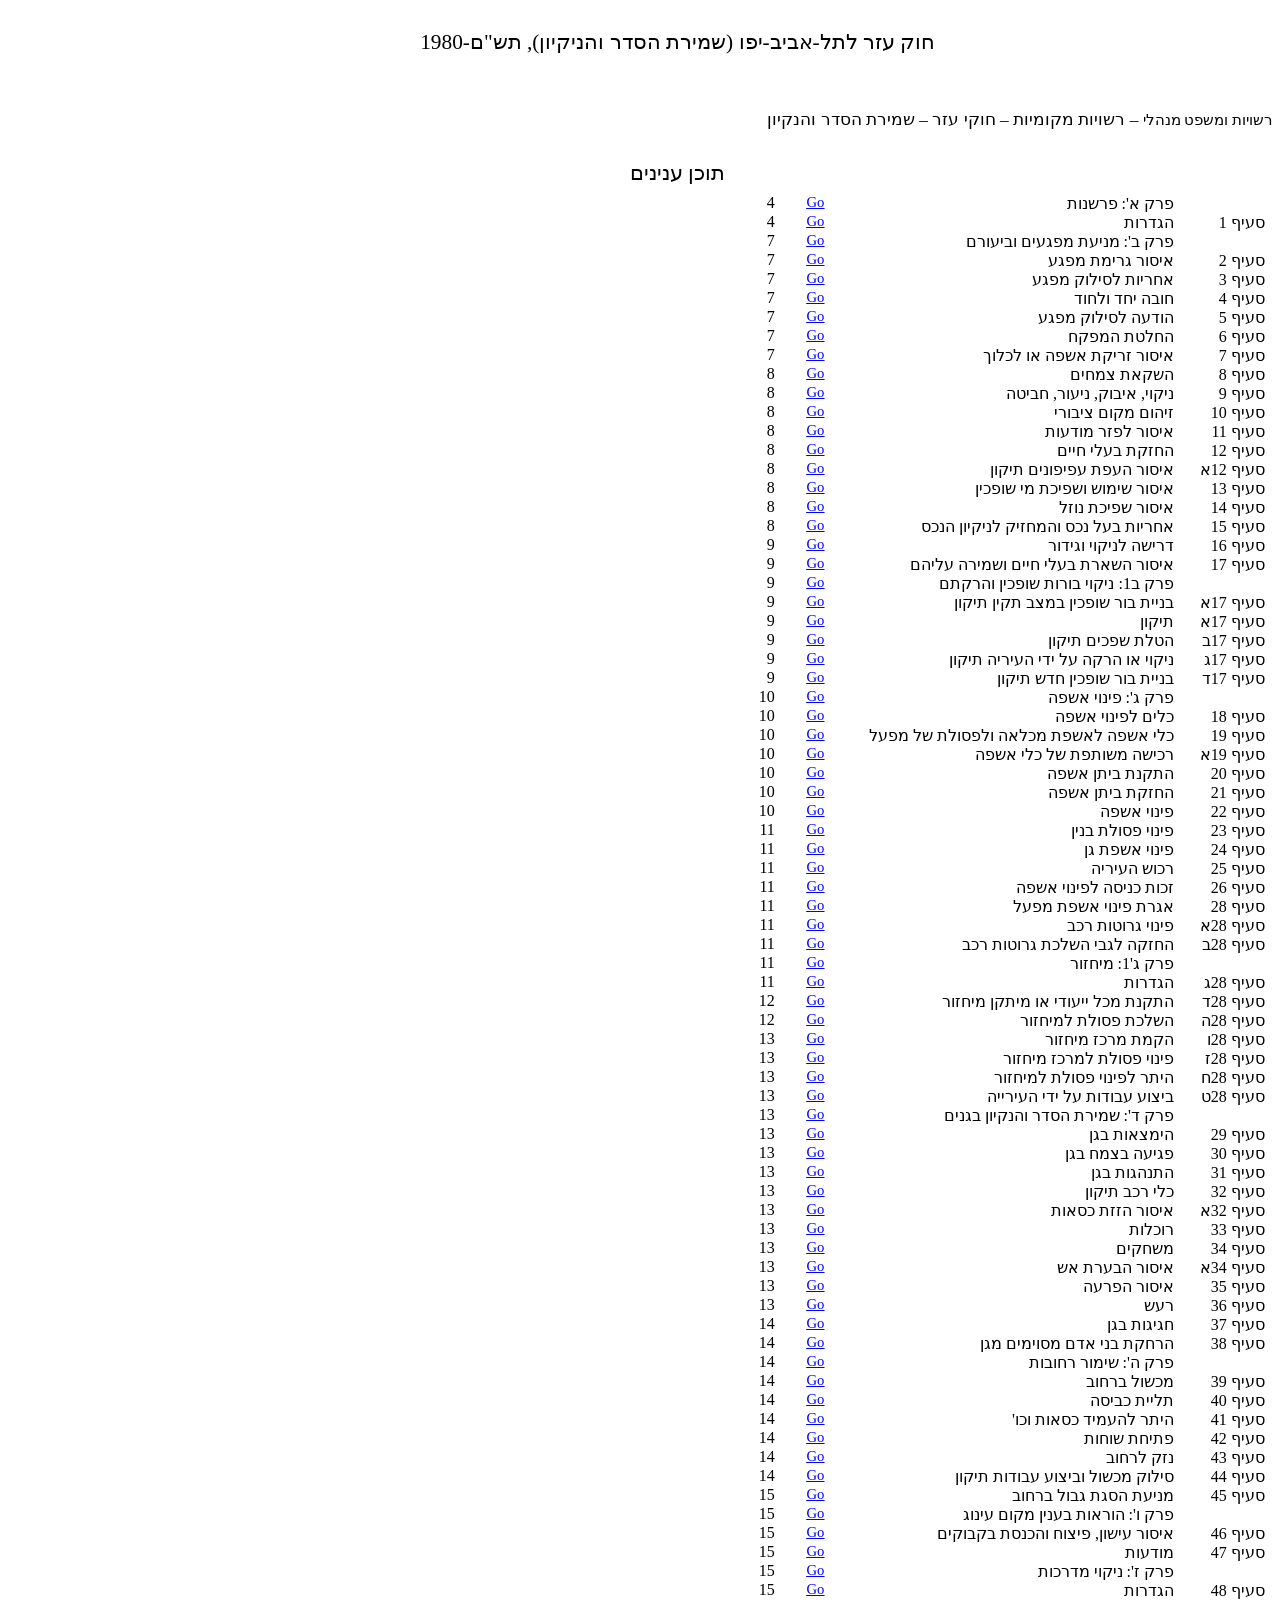
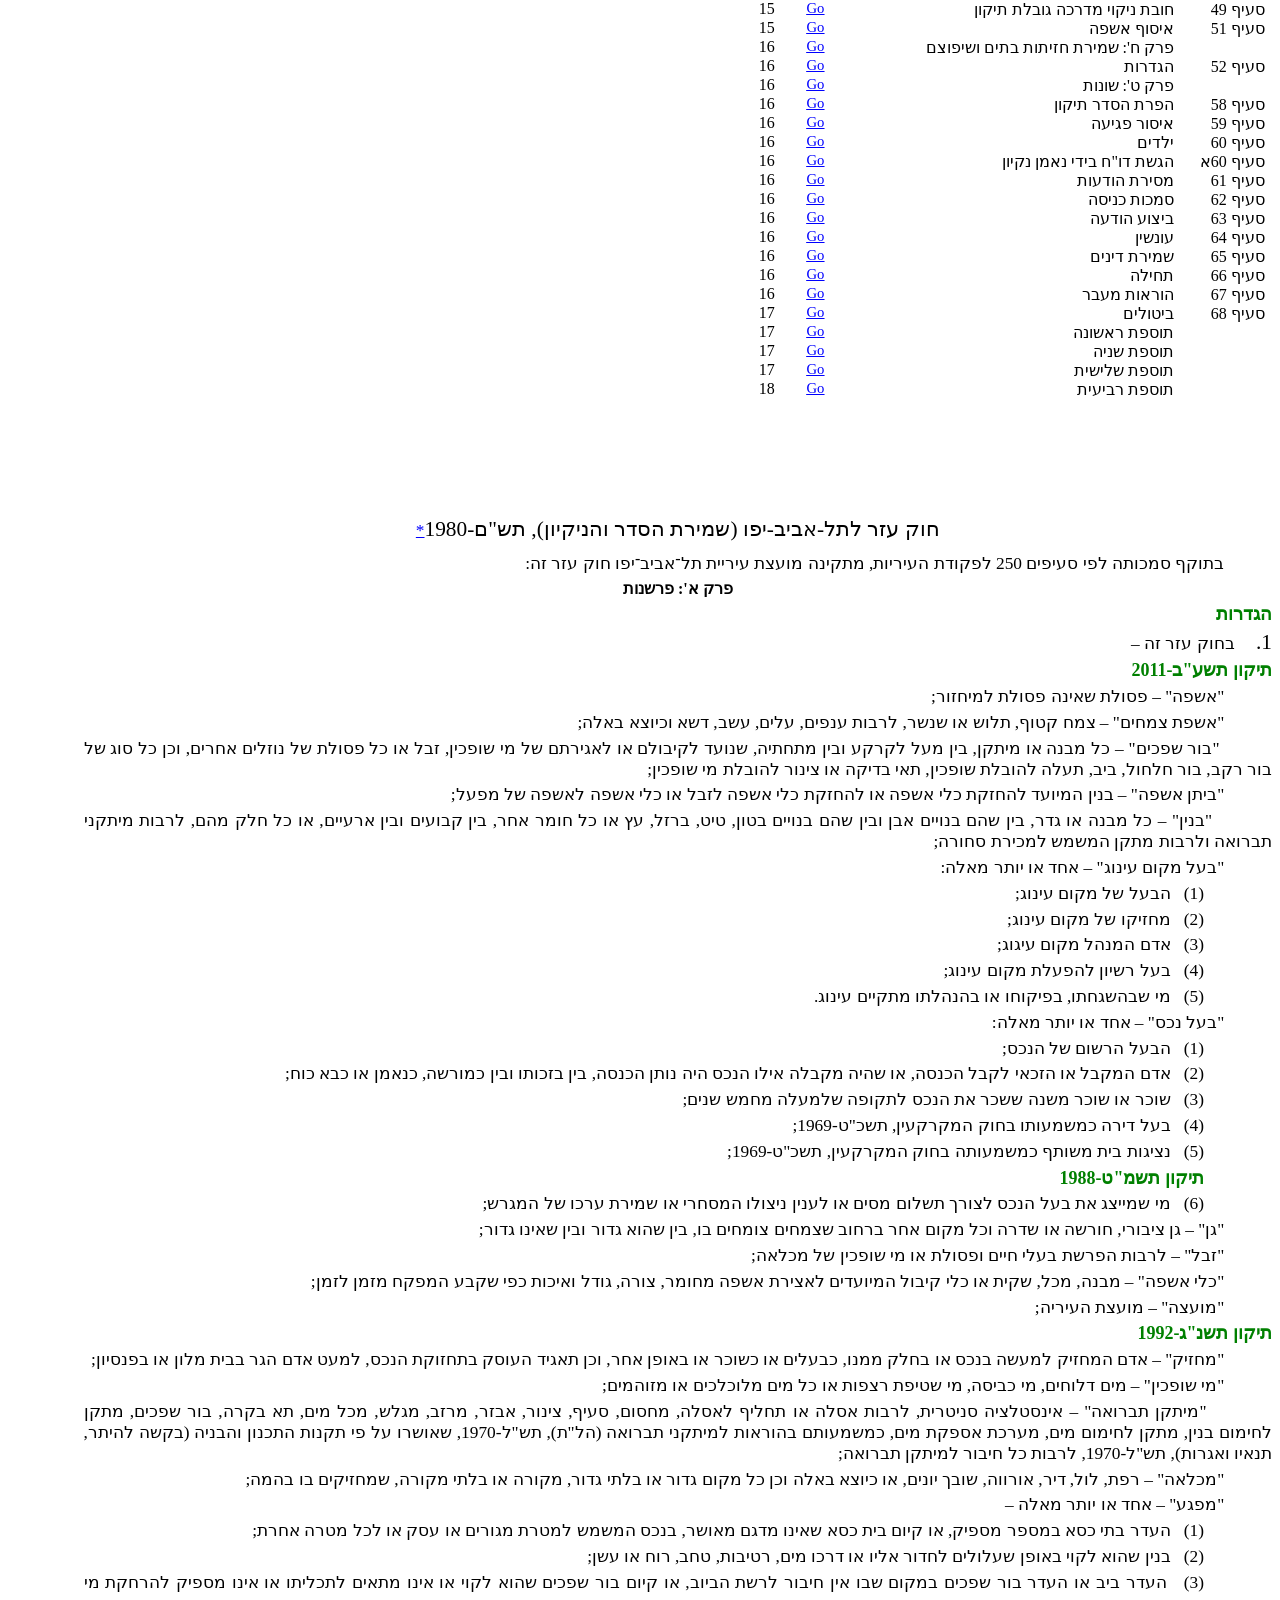
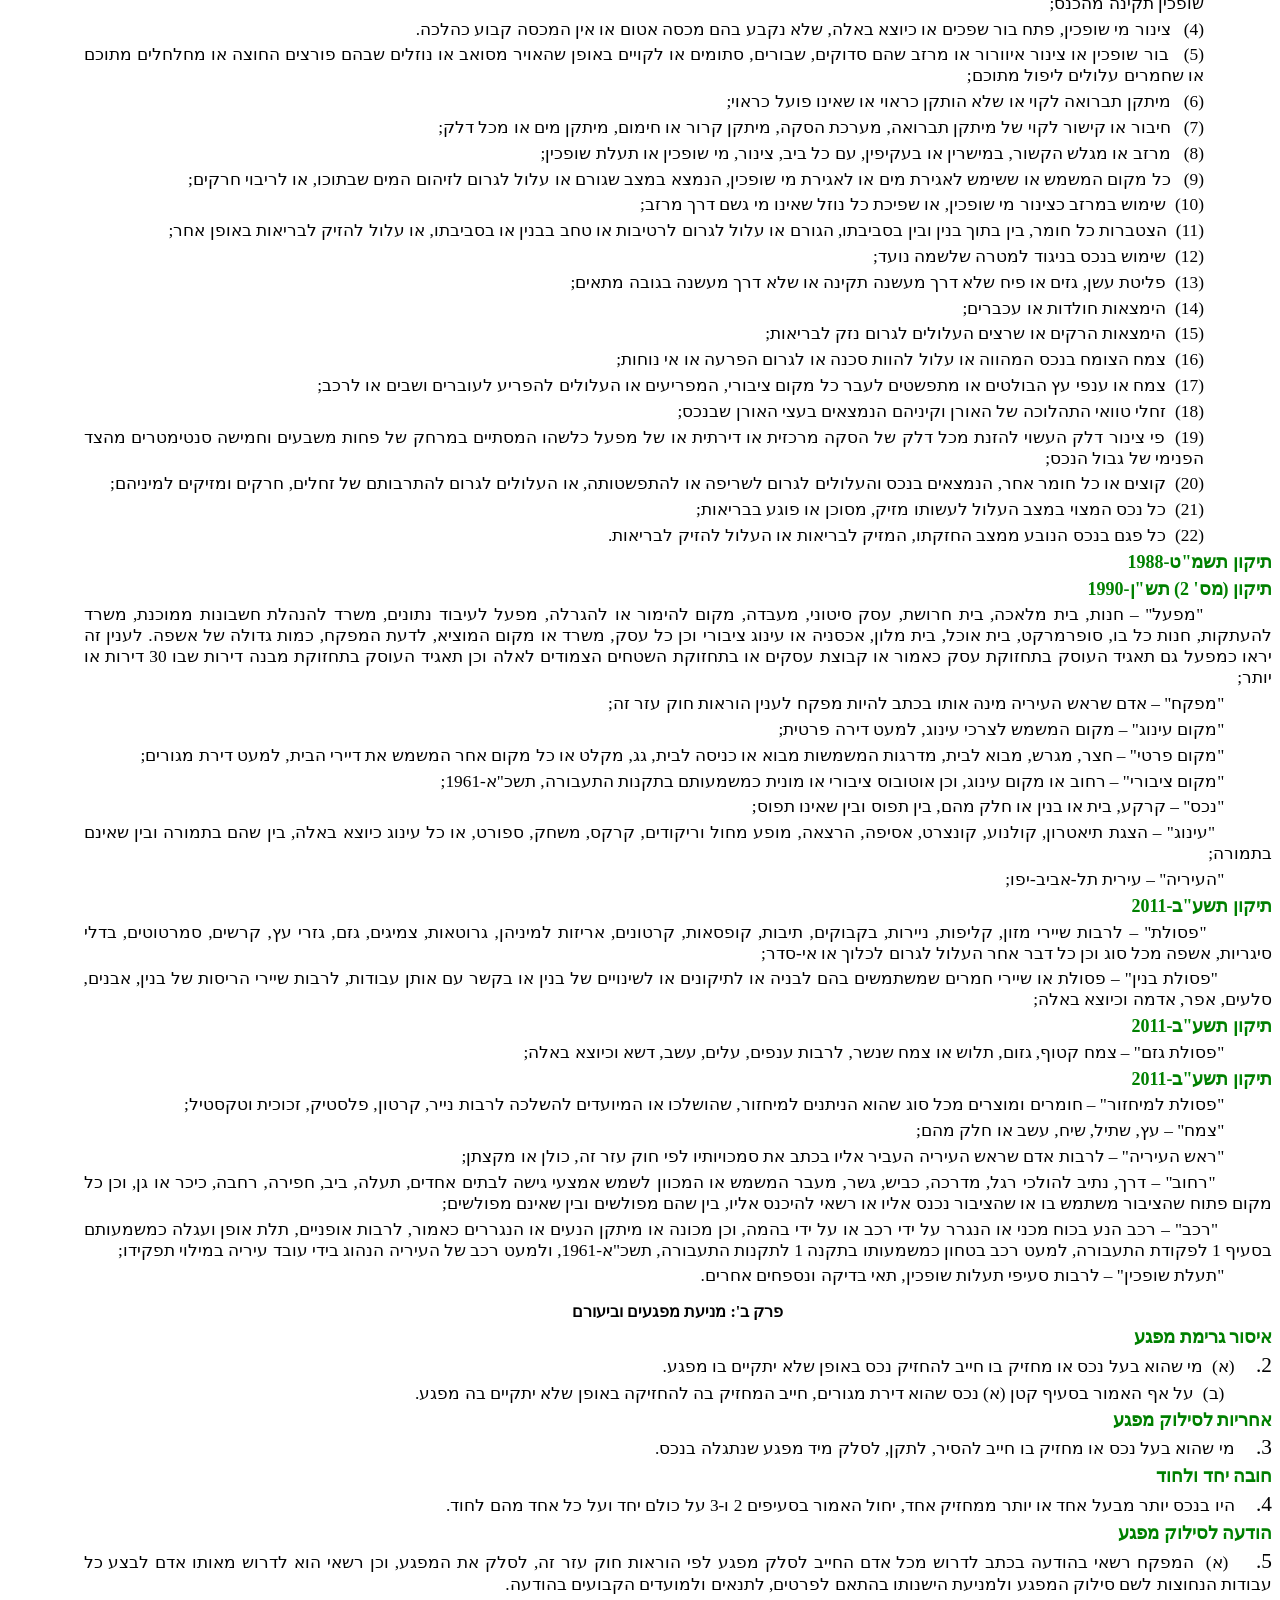
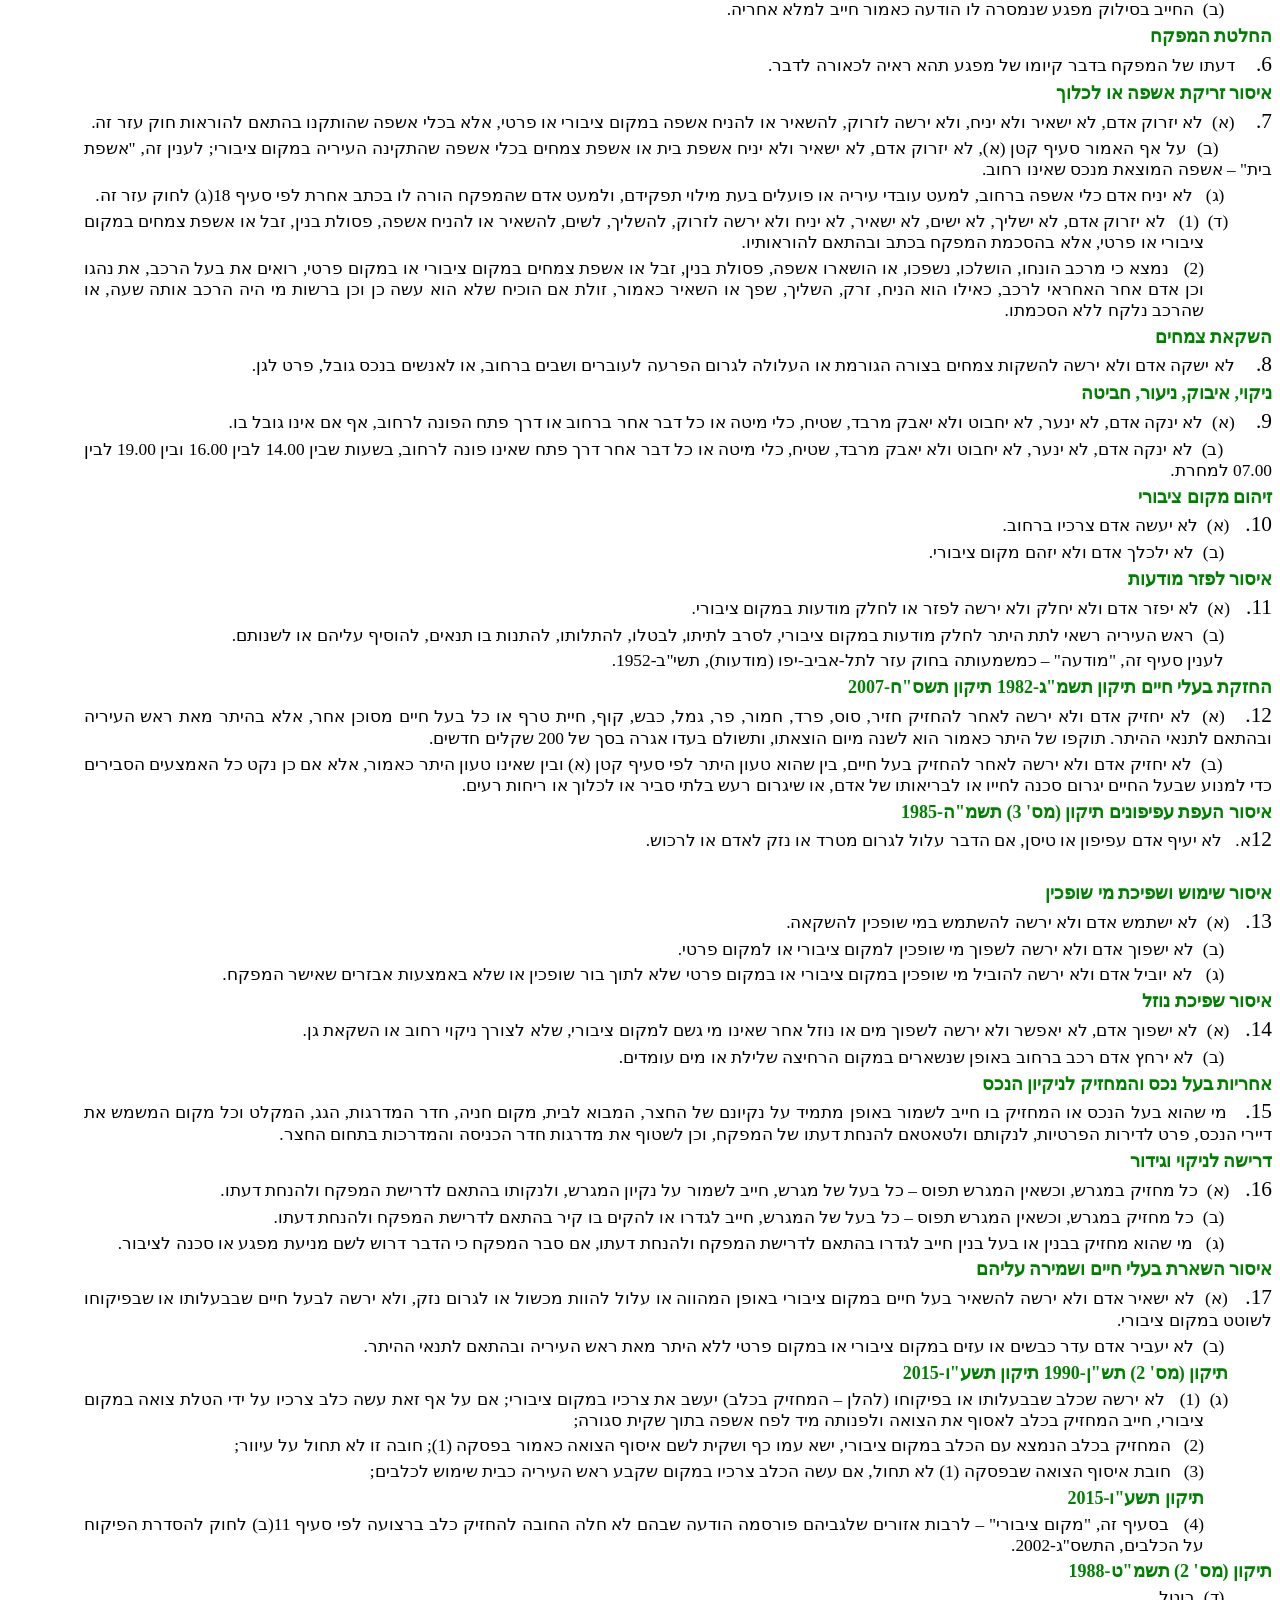
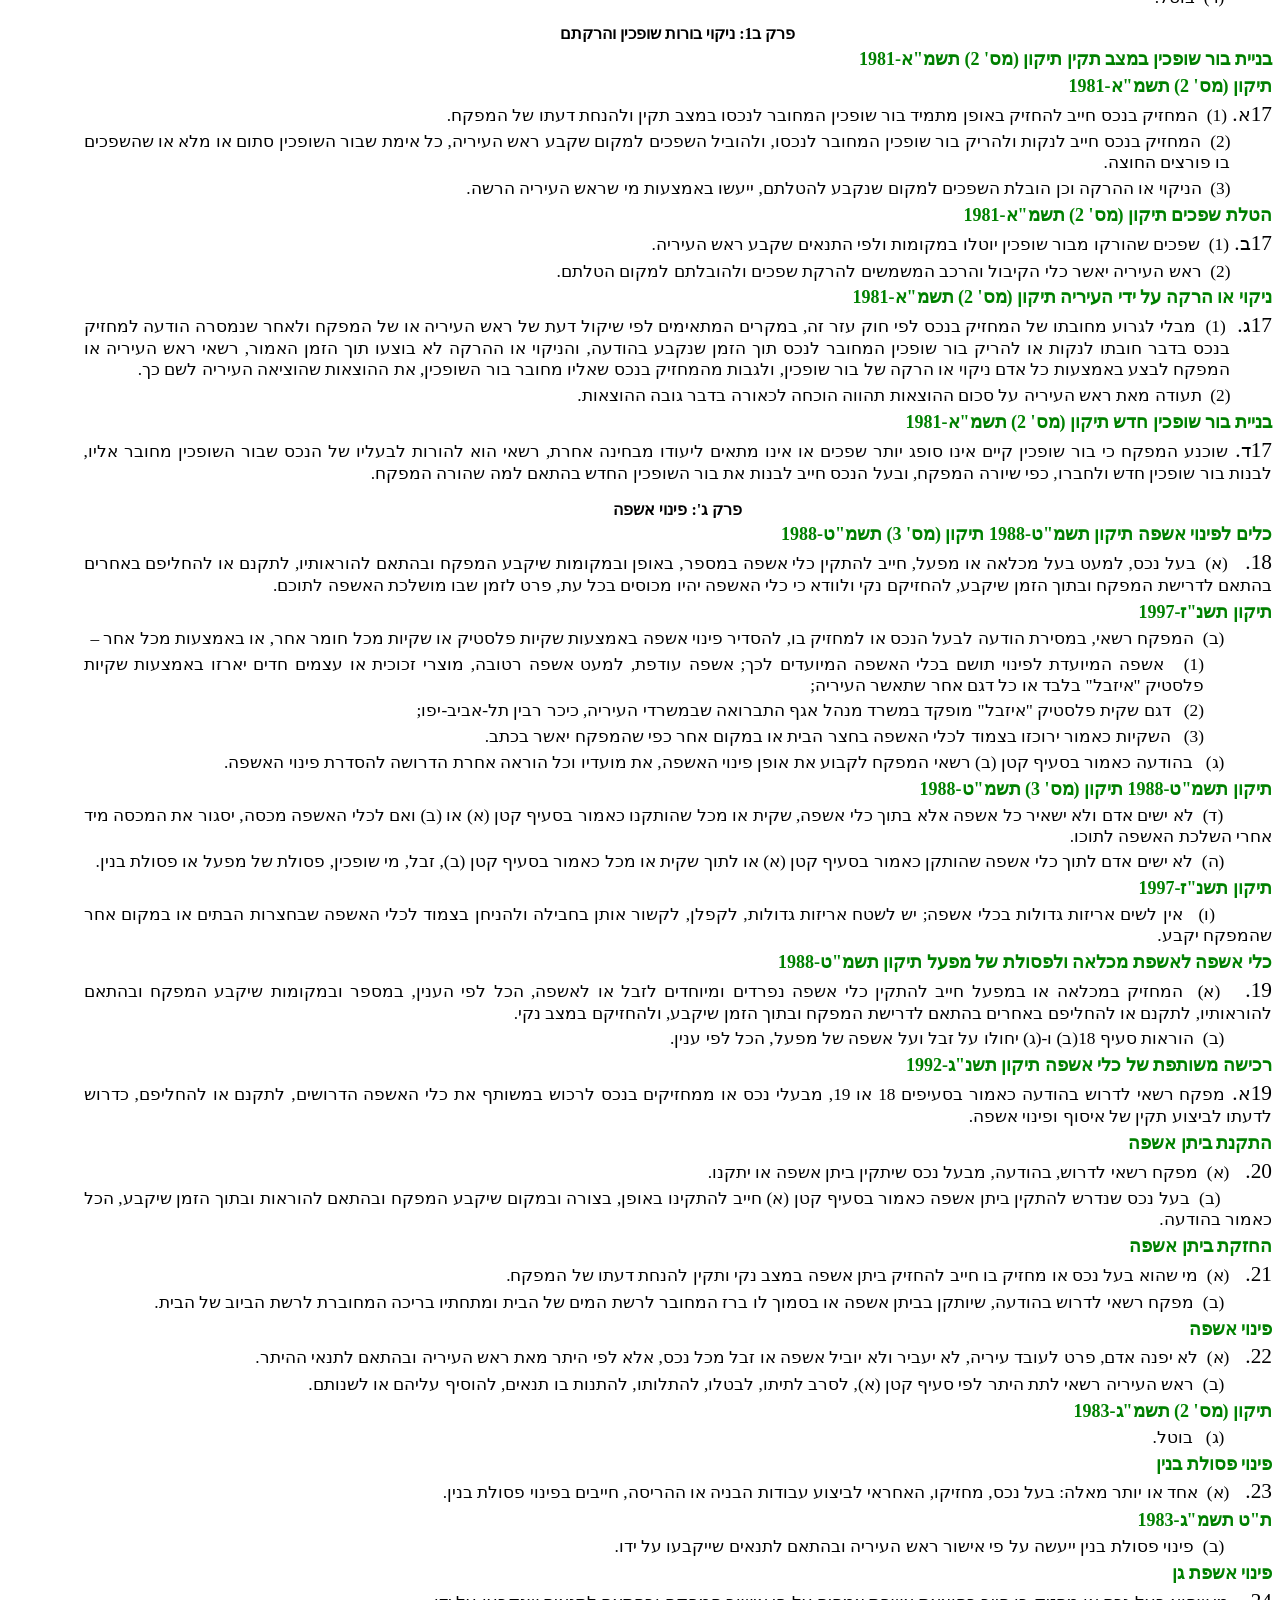
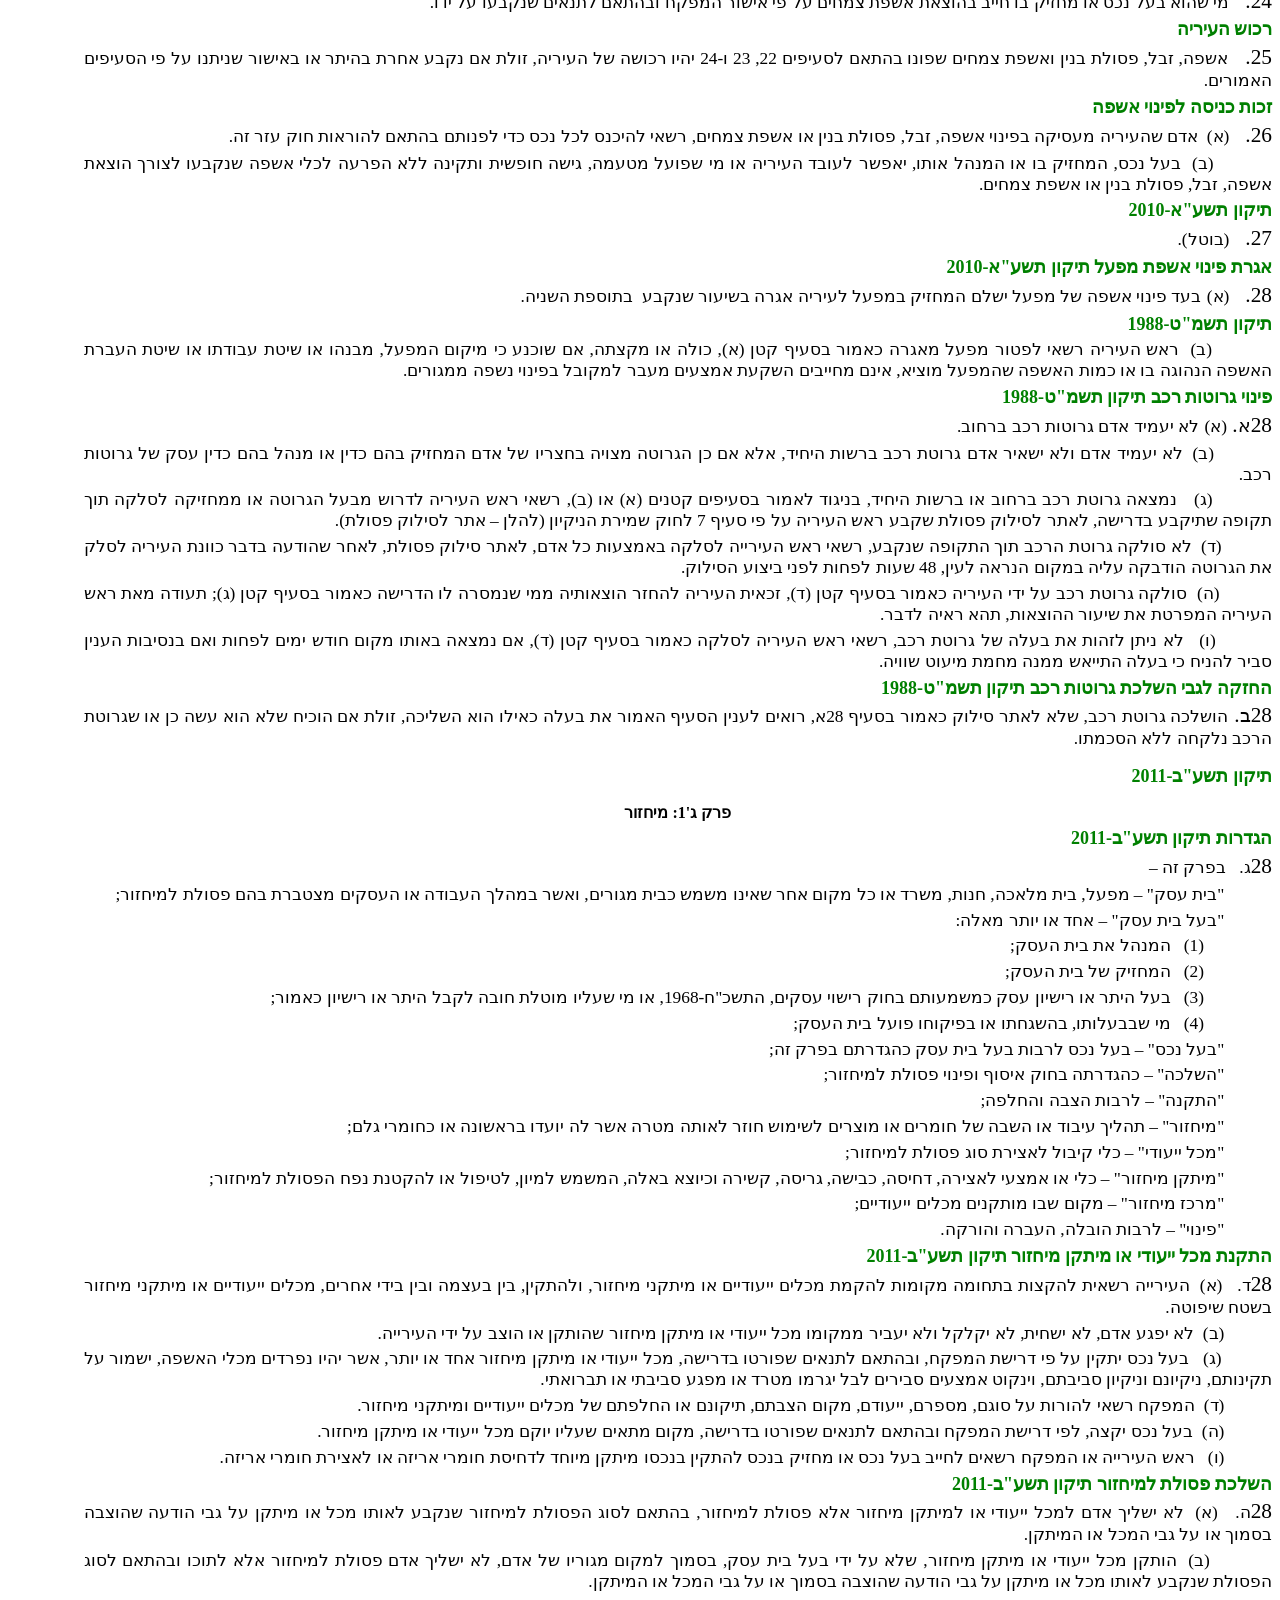
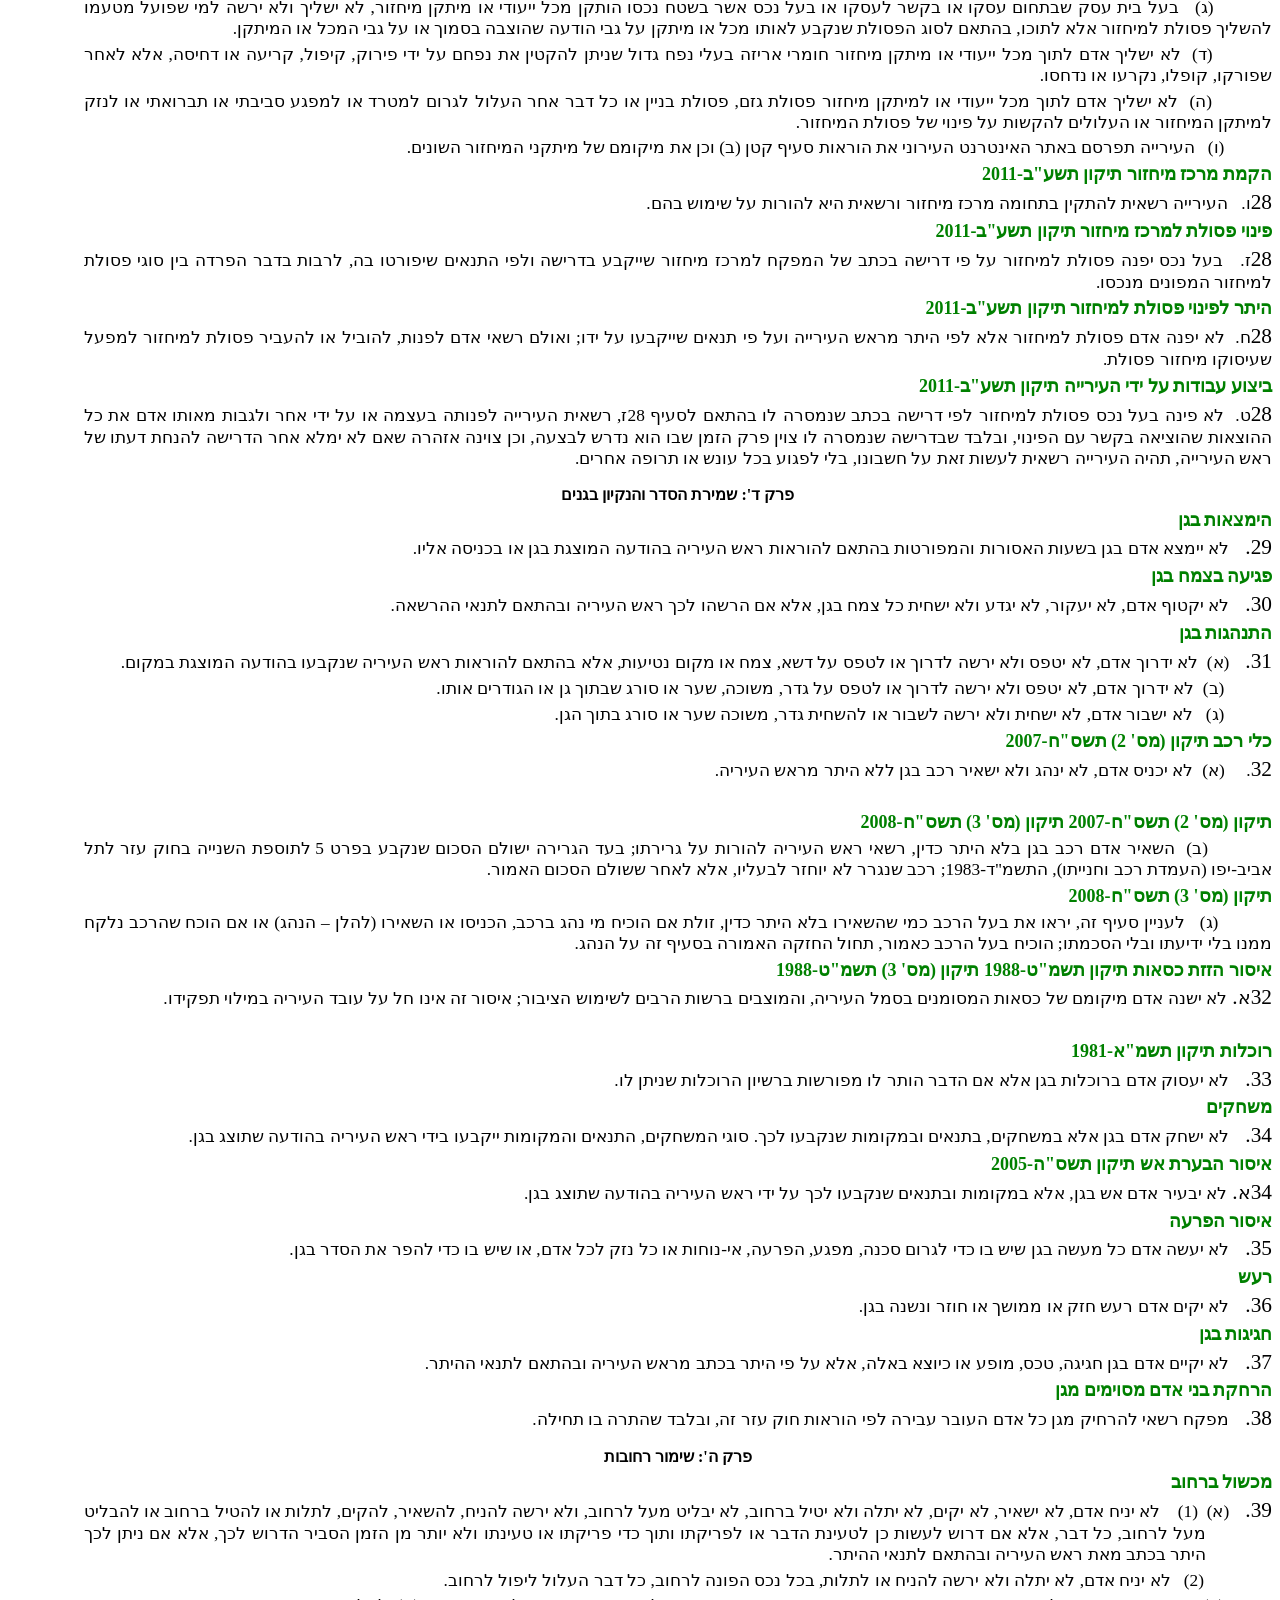
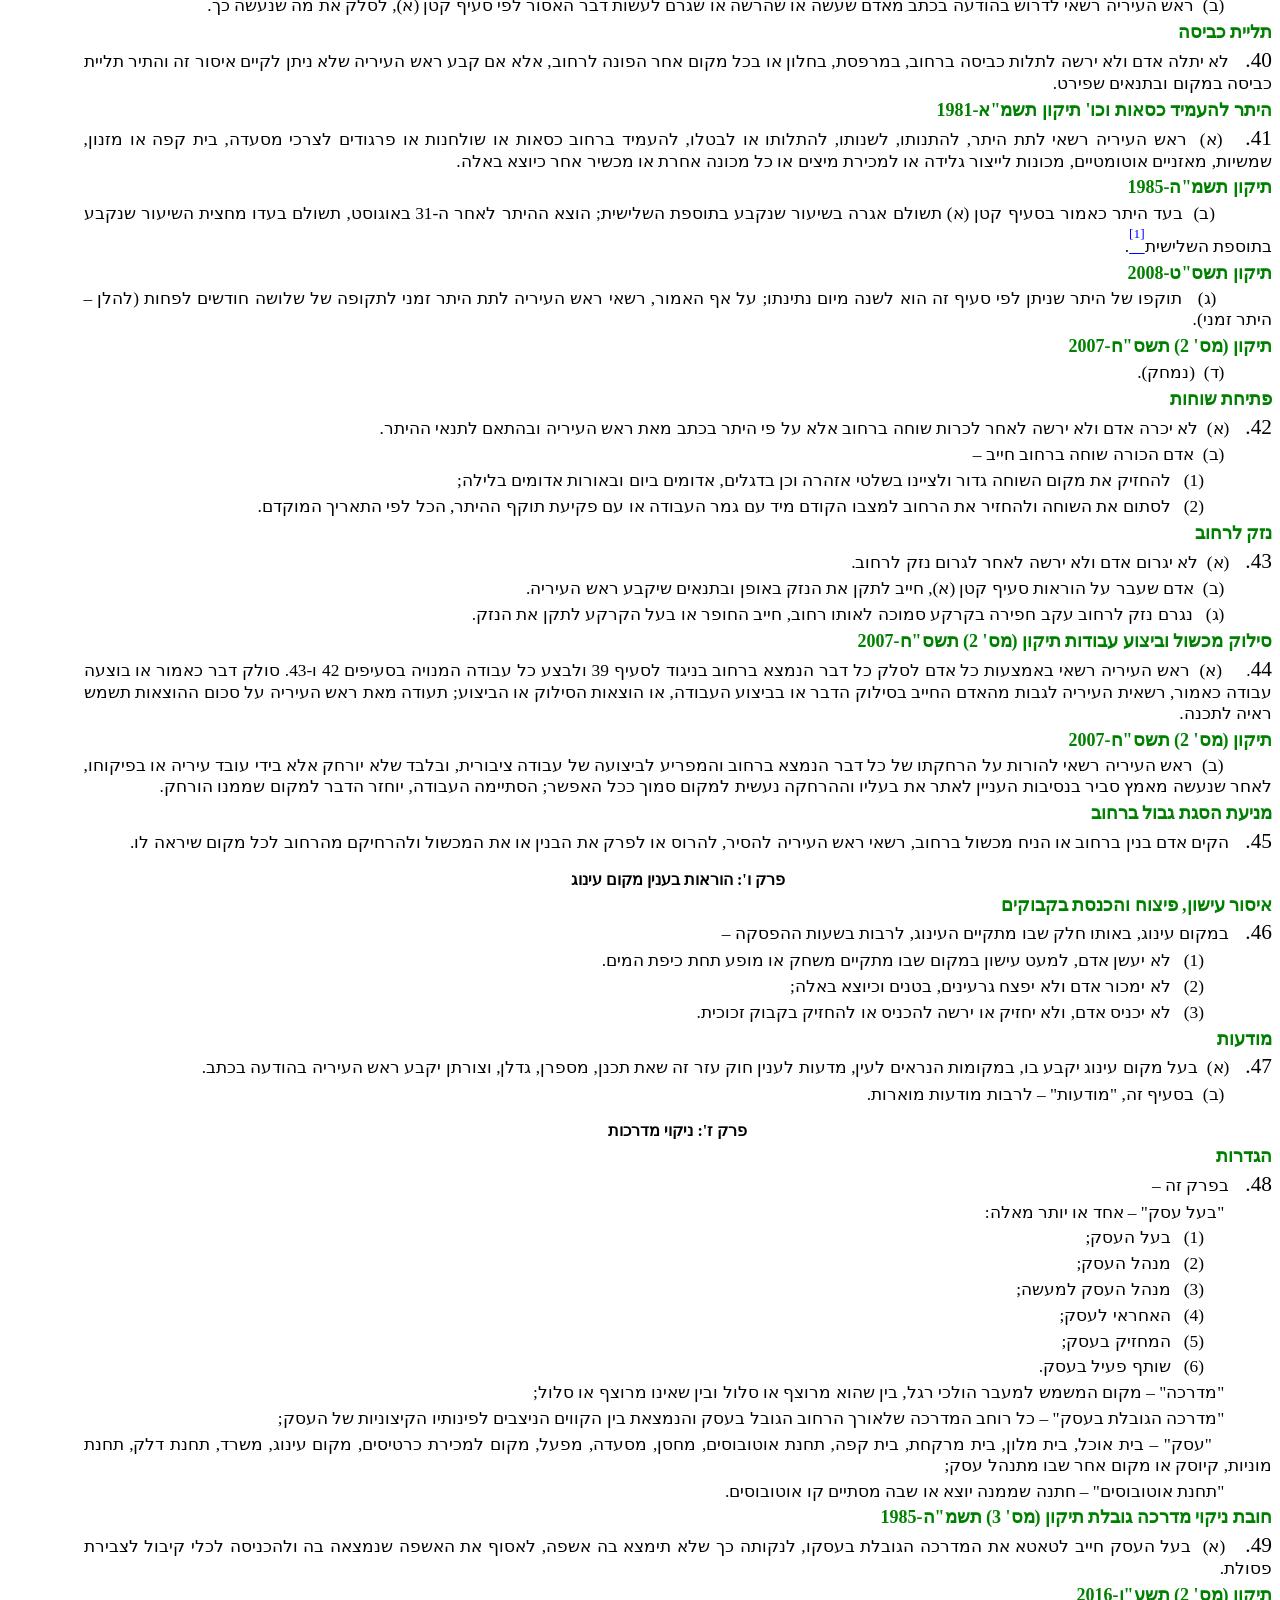
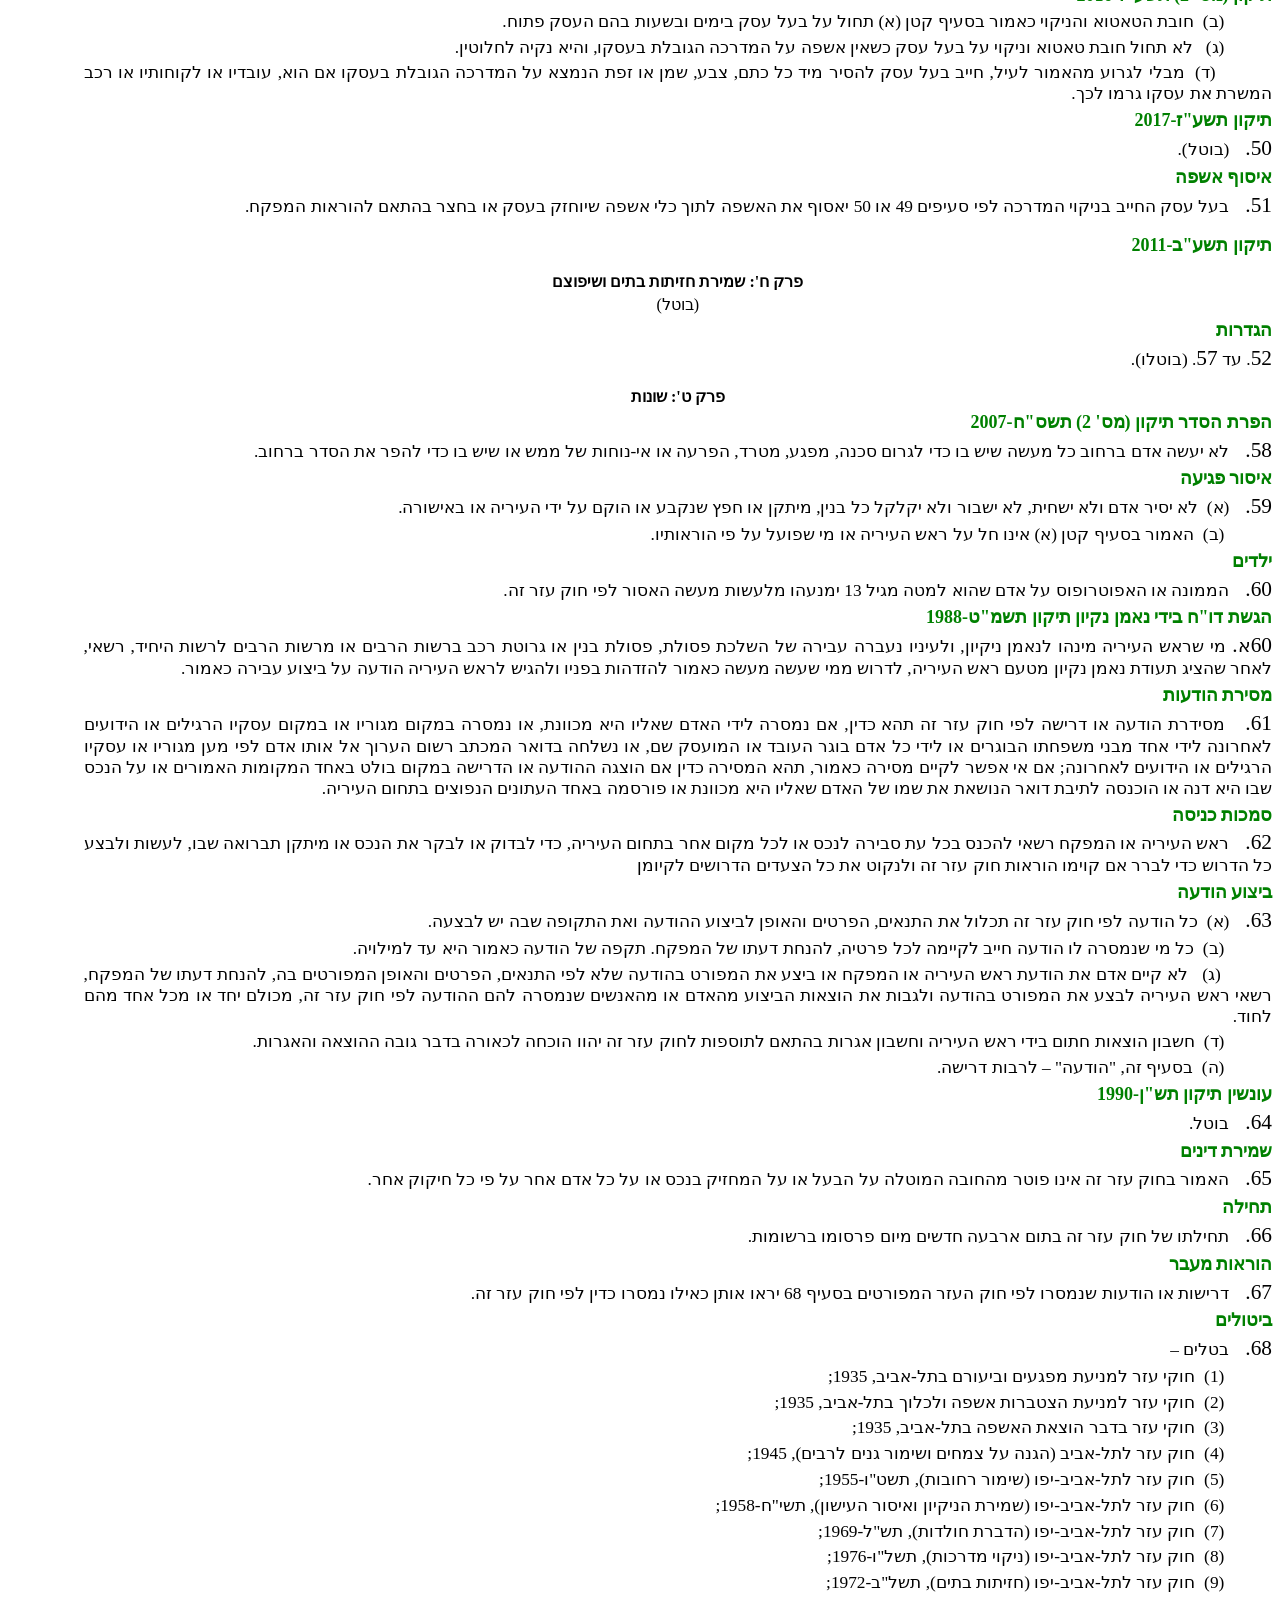
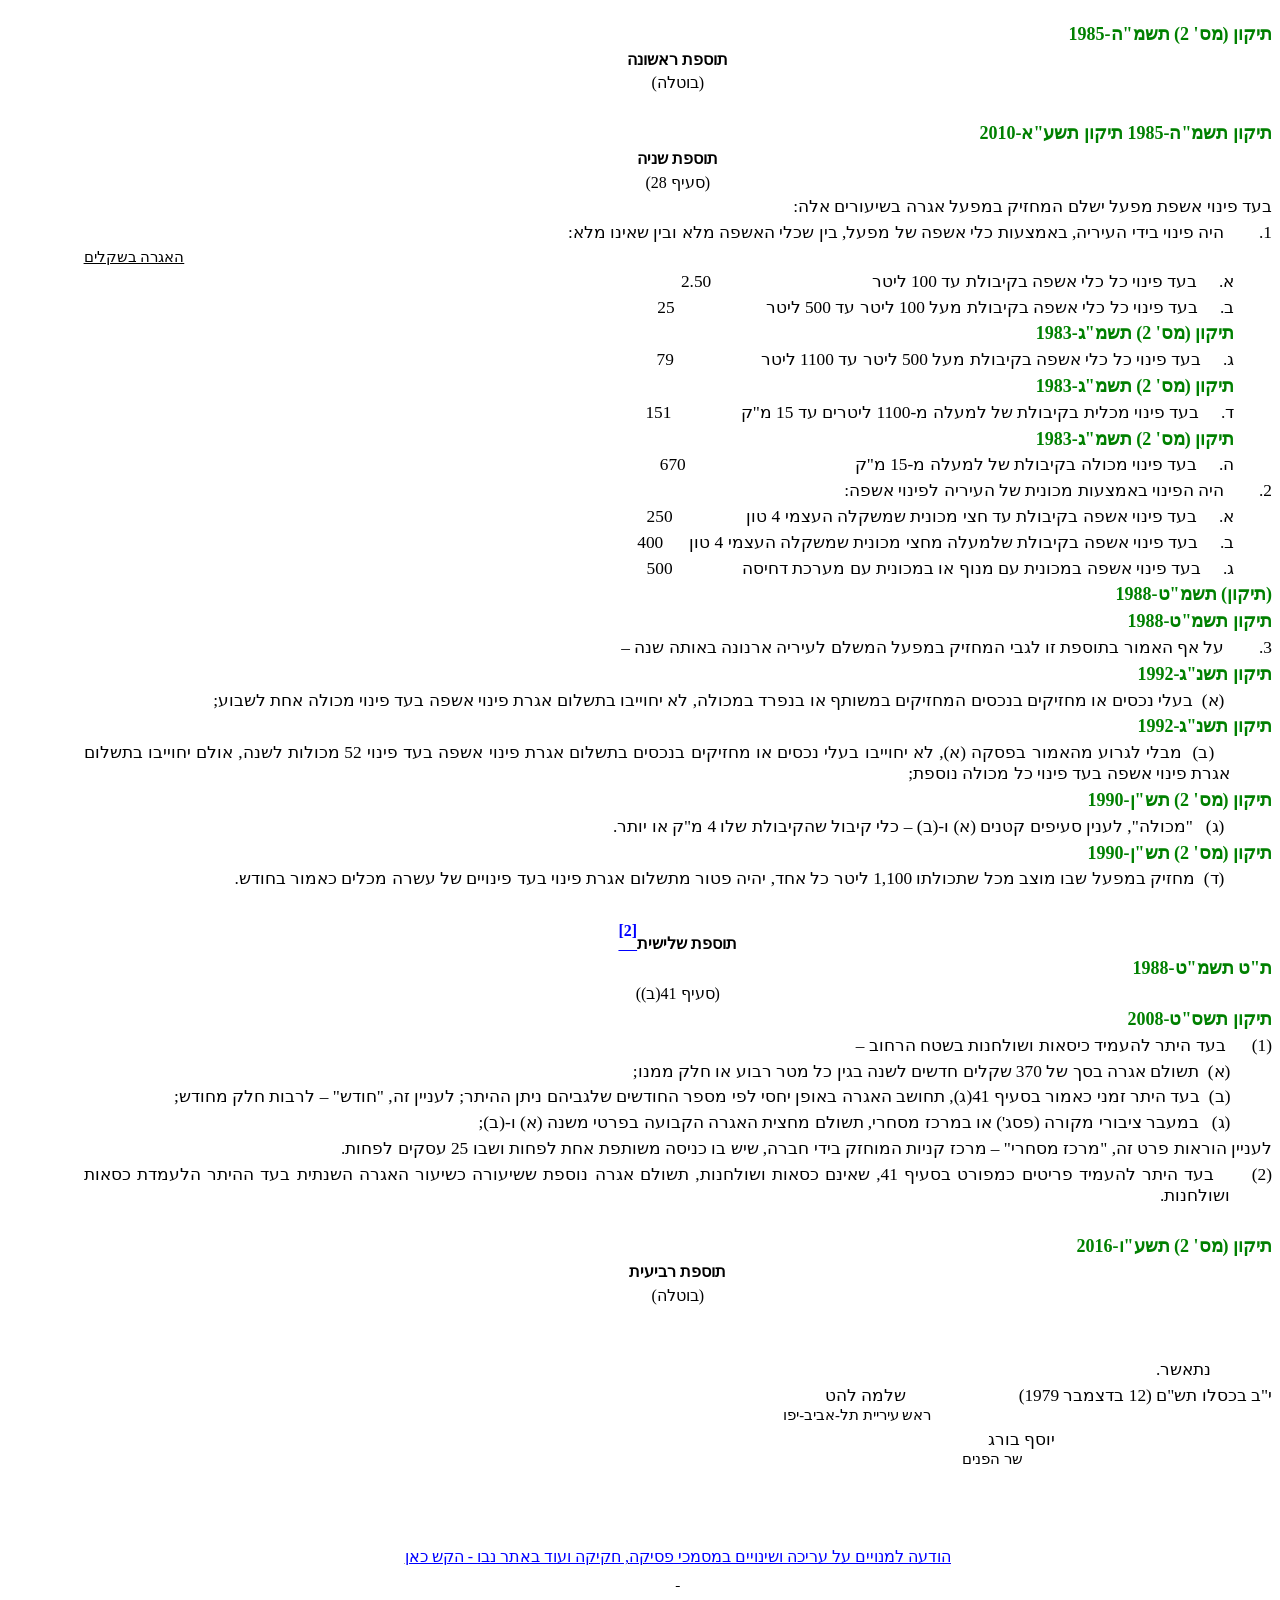
<file: sources/tlv-bylaw-order-cleanliness-nevo.html>
<html> <head><meta charset="utf-8"><meta name="viewport" content="width=device-width,initial-scale=1"><meta name="ffp-snapshot-of" content="https://www.nevo.co.il/law_html/law01/mek_001_006.htm"><meta name="ffp-captured" content="2026-10-02">  <title>חוק עזר לתל-אביב-יפו (שמירת הסדר והניקיון), תש&quot;ם-1980</title> <style> <!--  /* Font Definitions */  @font-face 	{font-family:Miriam; 	panose-1:2 11 5 2 5 1 1 1 1 1;} @font-face 	{font-family:David; 	panose-1:2 14 5 2 6 4 1 1 1 1;} @font-face 	{font-family:FrankRuehl; 	panose-1:2 14 5 3 6 1 1 1 1 1;} @font-face 	{font-family:Frankruhel; 	panose-1:0 0 0 0 0 0 0 0 0 0;} @font-face 	{font-family:"TopType Jerushalmi"; 	panose-1:0 0 0 0 0 0 0 0 0 0;} @font-face 	{font-family:"Time New Roman"; 	panose-1:0 0 0 0 0 0 0 0 0 0;}  /* Style Definitions */  p.MsoNormal, li.MsoNormal, div.MsoNormal 	{margin:0cm; 	margin-bottom:.0001pt; 	text-align:justify; 	line-height:150%; 	text-autospace:none; 	direction:rtl; 	unicode-bidi:embed; 	font-size:11.0pt; 	font-family:"Times New Roman";} p.MsoFootnoteText, li.MsoFootnoteText, div.MsoFootnoteText 	{margin:0cm; 	margin-bottom:.0001pt; 	text-align:justify; 	line-height:150%; 	text-autospace:none; 	direction:rtl; 	unicode-bidi:embed; 	font-size:10.0pt; 	font-family:"Times New Roman";} p.MsoHeader, li.MsoHeader, div.MsoHeader 	{margin-top:3.0pt; 	margin-right:5.0cm; 	margin-bottom:0cm; 	margin-left:0cm; 	margin-bottom:.0001pt; 	text-align:justify; 	text-autospace:none; 	direction:rtl; 	unicode-bidi:embed; 	font-size:10.0pt; 	font-family:"Times New Roman";} p.MsoFooter, li.MsoFooter, div.MsoFooter 	{margin-top:3.0pt; 	margin-right:5.0cm; 	margin-bottom:0cm; 	margin-left:0cm; 	margin-bottom:.0001pt; 	text-align:justify; 	text-autospace:none; 	direction:rtl; 	unicode-bidi:embed; 	font-size:10.0pt; 	font-family:"Times New Roman";} span.MsoFootnoteReference 	{vertical-align:super;} a:link, span.MsoHyperlink 	{color:blue; 	text-decoration:underline;} a:visited, span.MsoHyperlinkFollowed 	{color:purple; 	text-decoration:underline;} p.big-header, li.big-header, div.big-header 	{margin-top:22.0pt; 	margin-right:5.0cm; 	margin-bottom:6.0pt; 	margin-left:0cm; 	text-align:center; 	page-break-after:avoid; 	text-autospace:none; 	direction:rtl; 	unicode-bidi:embed; 	font-size:10.0pt; 	font-family:"Times New Roman";} p.page, li.page, div.page 	{margin:0cm; 	margin-bottom:.0001pt; 	text-align:right; 	text-autospace:none; 	direction:rtl; 	unicode-bidi:embed; 	font-size:10.0pt; 	font-family:"Times New Roman"; 	position:relative; 	top:-2.0pt;} span.super 	{font-family:FrankRuehl; 	position:relative; 	top:-2.0pt;} span.default 	{font-family:FrankRuehl;} p.medium2-header, li.medium2-header, div.medium2-header 	{margin-top:12.0pt; 	margin-right:5.0cm; 	margin-bottom:0cm; 	margin-left:0cm; 	margin-bottom:.0001pt; 	text-align:center; 	page-break-after:avoid; 	text-autospace:none; 	direction:rtl; 	unicode-bidi:embed; 	font-size:12.0pt; 	font-family:"Times New Roman";} p.medium-header, li.medium-header, div.medium-header 	{margin-top:3.6pt; 	margin-right:5.0cm; 	margin-bottom:0cm; 	margin-left:0cm; 	margin-bottom:.0001pt; 	text-align:center; 	page-break-after:avoid; 	text-autospace:none; 	direction:rtl; 	unicode-bidi:embed; 	font-size:10.0pt; 	font-family:"Times New Roman";} p.P00, li.P00, div.P00 	{margin-top:3.0pt; 	margin-right:5.0cm; 	margin-bottom:0cm; 	margin-left:0cm; 	margin-bottom:.0001pt; 	text-align:justify; 	text-autospace:none; 	direction:rtl; 	unicode-bidi:embed; 	font-size:10.0pt; 	font-family:"Times New Roman";} span.big-number 	{font-family:FrankRuehl;} p.footnote, li.footnote, div.footnote 	{margin-top:0cm; 	margin-right:5.0cm; 	margin-bottom:0cm; 	margin-left:0cm; 	margin-bottom:.0001pt; 	text-align:justify; 	text-autospace:none; 	direction:rtl; 	unicode-bidi:embed; 	font-size:11.0pt; 	font-family:"Times New Roman";} p.P22, li.P22, div.P22 	{margin-top:3.0pt; 	margin-right:5.0cm; 	margin-bottom:0cm; 	margin-left:51.05pt; 	margin-bottom:.0001pt; 	text-align:justify; 	text-autospace:none; 	direction:rtl; 	unicode-bidi:embed; 	font-size:10.0pt; 	font-family:"Times New Roman";} p.P11, li.P11, div.P11 	{margin-top:3.0pt; 	margin-right:5.0cm; 	margin-bottom:0cm; 	margin-left:31.2pt; 	margin-bottom:.0001pt; 	text-align:justify; 	text-autospace:none; 	direction:rtl; 	unicode-bidi:embed; 	font-size:10.0pt; 	font-family:"Times New Roman";} p.sig-1, li.sig-1, div.sig-1 	{margin-top:0cm; 	margin-right:5.0cm; 	margin-bottom:0cm; 	margin-left:0cm; 	margin-bottom:.0001pt; 	text-align:justify; 	text-autospace:none; 	direction:rtl; 	unicode-bidi:embed; 	font-size:10.0pt; 	font-family:"Times New Roman";} span.UnresolvedMention 	{color:#605E5C; 	background:#E1DFDD;}  /* Page Definitions */  @page Section1 	{size:595.3pt 841.9pt; 	margin:60.0pt 113.35pt 20.0pt 1.0cm;} div.Section1 	{page:Section1;} --> </style> </prop></prop></head> <body lang="EN-US" link="blue" vlink="purple" style='text-justify-trim:punctuation'> <div class="Section1" dir="RTL"> <p class="big-header" dir="RTL" style='margin-top:22.0pt;margin-right:0cm; margin-bottom:6.0pt;margin-left:2.0cm'><u><span lang="HE" style='font-size:12.0pt; font-family:FrankRuehl;color:red'></div></span></u></p> <p class="big-header" dir="RTL" style='margin-top:22.0pt;margin-right:0cm; margin-bottom:6.0pt;margin-left:2.0cm'></p> <p class="big-header" dir="RTL" style='margin-top:22.0pt;margin-right:0cm; margin-bottom:6.0pt;margin-left:2.0cm'><span lang="HE" style='font-size:16.0pt; font-family:FrankRuehl'>חוק עזר לתל-אביב-יפו (שמירת הסדר והניקיון), תש&quot;ם-1980</span></p> <p class="MsoNormal" align="left" dir="RTL" style='text-align:right;line-height:133%'><span lang="HE" style='font-size:13.0pt;line-height:133%;font-family:FrankRuehl'>&nbsp;</span></p> <p class="MsoNormal" align="left" dir="RTL" style='text-align:right;line-height:133%'><span lang="HE" style='font-size:12.0pt;line-height:133%'>&nbsp;</span></p> <p class="MsoNormal" align="left" dir="RTL" style='text-align:right;line-height:133%'><span lang="HE" style='line-height:133%;font-family:Miriam'>רשויות ומשפט מנהלי</span><span lang="HE" style='font-size:13.0pt;line-height:133%;font-family:FrankRuehl'> – רשויות מקומיות – חוקי עזר – שמירת הסדר והנקיון</span></p> <p class="big-header" dir="RTL" style='margin-top:22.0pt;margin-right:0cm; margin-bottom:6.0pt;margin-left:2.0cm'><span lang="HE" style='font-size:16.0pt; font-family:FrankRuehl'>תוכן ענינים</span></p> <div align="right" dir="rtl"> <table class="MsoNormalTable" dir="rtl" border="0" cellspacing="0" cellpadding="0" width="556" style='width:416.65pt;border-collapse:collapse'>  <tr>   <td width="83" valign="top" style='width:62.35pt;padding:0cm 5.4pt 0cm 5.4pt'>   <p class="MsoNormal" align="left" dir="RTL" style='text-align:right;line-height:   normal'><span lang="HE" style='font-size:12.0pt;font-family:Frankruhel'>&nbsp;</span></p>   </td>   <td width="378" valign="top" style='width:283.45pt;padding:0cm 5.4pt 0cm 5.4pt'>   <p class="MsoNormal" align="left" dir="RTL" style='text-align:right;line-height:   normal'><span lang="HE" style='font-size:12.0pt'>פרק א': פרשנות</span></p>   </td>   <td width="38" valign="top" style='width:1.0cm;padding:0cm 5.4pt 0cm 5.4pt'>   <p class="MsoNormal" align="left" dir="RTL" style='text-align:right;line-height:   normal'><span class="MsoHyperlink"><span lang="HE" style='font-size:12.0pt'><a href="#med0" title="פרק א: פרשנות" target="_blank" rel="noopener"><span lang="EN-US" dir="LTR" style='font-size:   11.0pt'>Go</span></a></span></span></p>   </td>   <td width="57" valign="top" style='width:42.5pt;padding:0cm 5.4pt 0cm 5.4pt'>   <p class="MsoNormal" align="left" dir="RTL" style='text-align:right;line-height:   normal'><span lang="HE" style='font-size:12.0pt'>4</span></p>   </td>  </tr>  <tr>   <td width="83" valign="top" style='width:62.35pt;padding:0cm 5.4pt 0cm 5.4pt'>   <p class="MsoNormal" align="left" dir="RTL" style='text-align:right;line-height:   normal'><span lang="HE" style='font-size:12.0pt'>סעיף 1 </span></p>   </td>   <td width="378" valign="top" style='width:283.45pt;padding:0cm 5.4pt 0cm 5.4pt'>   <p class="MsoNormal" align="left" dir="RTL" style='text-align:right;line-height:   normal'><span lang="HE" style='font-size:12.0pt'>הגדרות</span></p>   </td>   <td width="38" valign="top" style='width:1.0cm;padding:0cm 5.4pt 0cm 5.4pt'>   <p class="MsoNormal" align="left" dir="RTL" style='text-align:right;line-height:   normal'><span class="MsoHyperlink"><span lang="HE" style='font-size:12.0pt'><a href="#Seif1" title="הגדרות" target="_blank" rel="noopener"><span lang="EN-US" dir="LTR" style='font-size:11.0pt'>Go</span></a></span></span></p>   </td>   <td width="57" valign="top" style='width:42.5pt;padding:0cm 5.4pt 0cm 5.4pt'>   <p class="MsoNormal" align="left" dir="RTL" style='text-align:right;line-height:   normal'><span lang="HE" style='font-size:12.0pt'>4</span></p>   </td>  </tr>  <tr>   <td width="83" valign="top" style='width:62.35pt;padding:0cm 5.4pt 0cm 5.4pt'>   <p class="MsoNormal" align="left" dir="RTL" style='text-align:right;line-height:   normal'><span lang="HE" style='font-size:12.0pt;font-family:Frankruhel'>&nbsp;</span></p>   </td>   <td width="378" valign="top" style='width:283.45pt;padding:0cm 5.4pt 0cm 5.4pt'>   <p class="MsoNormal" align="left" dir="RTL" style='text-align:right;line-height:   normal'><span lang="HE" style='font-size:12.0pt'>פרק ב': מניעת מפגעים וביעורם</span></p>   </td>   <td width="38" valign="top" style='width:1.0cm;padding:0cm 5.4pt 0cm 5.4pt'>   <p class="MsoNormal" align="left" dir="RTL" style='text-align:right;line-height:   normal'><span class="MsoHyperlink"><span lang="HE" style='font-size:12.0pt'><a href="#med1" title="פרק ב: מניעת מפגעים וביעורם" target="_blank" rel="noopener"><span lang="EN-US" dir="LTR" style='font-size:11.0pt'>Go</span></a></span></span></p>   </td>   <td width="57" valign="top" style='width:42.5pt;padding:0cm 5.4pt 0cm 5.4pt'>   <p class="MsoNormal" align="left" dir="RTL" style='text-align:right;line-height:   normal'><span lang="HE" style='font-size:12.0pt'>7</span></p>   </td>  </tr>  <tr>   <td width="83" valign="top" style='width:62.35pt;padding:0cm 5.4pt 0cm 5.4pt'>   <p class="MsoNormal" align="left" dir="RTL" style='text-align:right;line-height:   normal'><span lang="HE" style='font-size:12.0pt'>סעיף 2 </span></p>   </td>   <td width="378" valign="top" style='width:283.45pt;padding:0cm 5.4pt 0cm 5.4pt'>   <p class="MsoNormal" align="left" dir="RTL" style='text-align:right;line-height:   normal'><span lang="HE" style='font-size:12.0pt'>איסור גרימת מפגע</span></p>   </td>   <td width="38" valign="top" style='width:1.0cm;padding:0cm 5.4pt 0cm 5.4pt'>   <p class="MsoNormal" align="left" dir="RTL" style='text-align:right;line-height:   normal'><span class="MsoHyperlink"><span lang="HE" style='font-size:12.0pt'><a href="#Seif2" title="איסור גרימת מפגע" target="_blank" rel="noopener"><span lang="EN-US" dir="LTR" style='font-size:11.0pt'>Go</span></a></span></span></p>   </td>   <td width="57" valign="top" style='width:42.5pt;padding:0cm 5.4pt 0cm 5.4pt'>   <p class="MsoNormal" align="left" dir="RTL" style='text-align:right;line-height:   normal'><span lang="HE" style='font-size:12.0pt'>7</span></p>   </td>  </tr>  <tr>   <td width="83" valign="top" style='width:62.35pt;padding:0cm 5.4pt 0cm 5.4pt'>   <p class="MsoNormal" align="left" dir="RTL" style='text-align:right;line-height:   normal'><span lang="HE" style='font-size:12.0pt'>סעיף 3 </span></p>   </td>   <td width="378" valign="top" style='width:283.45pt;padding:0cm 5.4pt 0cm 5.4pt'>   <p class="MsoNormal" align="left" dir="RTL" style='text-align:right;line-height:   normal'><span lang="HE" style='font-size:12.0pt'>אחריות לסילוק מפגע</span></p>   </td>   <td width="38" valign="top" style='width:1.0cm;padding:0cm 5.4pt 0cm 5.4pt'>   <p class="MsoNormal" align="left" dir="RTL" style='text-align:right;line-height:   normal'><span class="MsoHyperlink"><span lang="HE" style='font-size:12.0pt'><a href="#Seif3" title="אחריות לסילוק מפגע" target="_blank" rel="noopener"><span lang="EN-US" dir="LTR" style='font-size:11.0pt'>Go</span></a></span></span></p>   </td>   <td width="57" valign="top" style='width:42.5pt;padding:0cm 5.4pt 0cm 5.4pt'>   <p class="MsoNormal" align="left" dir="RTL" style='text-align:right;line-height:   normal'><span lang="HE" style='font-size:12.0pt'>7</span></p>   </td>  </tr>  <tr>   <td width="83" valign="top" style='width:62.35pt;padding:0cm 5.4pt 0cm 5.4pt'>   <p class="MsoNormal" align="left" dir="RTL" style='text-align:right;line-height:   normal'><span lang="HE" style='font-size:12.0pt'>סעיף 4 </span></p>   </td>   <td width="378" valign="top" style='width:283.45pt;padding:0cm 5.4pt 0cm 5.4pt'>   <p class="MsoNormal" align="left" dir="RTL" style='text-align:right;line-height:   normal'><span lang="HE" style='font-size:12.0pt'>חובה יחד ולחוד</span></p>   </td>   <td width="38" valign="top" style='width:1.0cm;padding:0cm 5.4pt 0cm 5.4pt'>   <p class="MsoNormal" align="left" dir="RTL" style='text-align:right;line-height:   normal'><span class="MsoHyperlink"><span lang="HE" style='font-size:12.0pt'><a href="#Seif4" title="חובה יחד ולחוד" target="_blank" rel="noopener"><span lang="EN-US" dir="LTR" style='font-size:11.0pt'>Go</span></a></span></span></p>   </td>   <td width="57" valign="top" style='width:42.5pt;padding:0cm 5.4pt 0cm 5.4pt'>   <p class="MsoNormal" align="left" dir="RTL" style='text-align:right;line-height:   normal'><span lang="HE" style='font-size:12.0pt'>7</span></p>   </td>  </tr>  <tr>   <td width="83" valign="top" style='width:62.35pt;padding:0cm 5.4pt 0cm 5.4pt'>   <p class="MsoNormal" align="left" dir="RTL" style='text-align:right;line-height:   normal'><span lang="HE" style='font-size:12.0pt'>סעיף 5 </span></p>   </td>   <td width="378" valign="top" style='width:283.45pt;padding:0cm 5.4pt 0cm 5.4pt'>   <p class="MsoNormal" align="left" dir="RTL" style='text-align:right;line-height:   normal'><span lang="HE" style='font-size:12.0pt'>הודעה לסילוק מפגע</span></p>   </td>   <td width="38" valign="top" style='width:1.0cm;padding:0cm 5.4pt 0cm 5.4pt'>   <p class="MsoNormal" align="left" dir="RTL" style='text-align:right;line-height:   normal'><span class="MsoHyperlink"><span lang="HE" style='font-size:12.0pt'><a href="#Seif5" title="הודעה לסילוק מפגע" target="_blank" rel="noopener"><span lang="EN-US" dir="LTR" style='font-size:11.0pt'>Go</span></a></span></span></p>   </td>   <td width="57" valign="top" style='width:42.5pt;padding:0cm 5.4pt 0cm 5.4pt'>   <p class="MsoNormal" align="left" dir="RTL" style='text-align:right;line-height:   normal'><span lang="HE" style='font-size:12.0pt'>7</span></p>   </td>  </tr>  <tr>   <td width="83" valign="top" style='width:62.35pt;padding:0cm 5.4pt 0cm 5.4pt'>   <p class="MsoNormal" align="left" dir="RTL" style='text-align:right;line-height:   normal'><span lang="HE" style='font-size:12.0pt'>סעיף 6 </span></p>   </td>   <td width="378" valign="top" style='width:283.45pt;padding:0cm 5.4pt 0cm 5.4pt'>   <p class="MsoNormal" align="left" dir="RTL" style='text-align:right;line-height:   normal'><span lang="HE" style='font-size:12.0pt'>החלטת המפקח</span></p>   </td>   <td width="38" valign="top" style='width:1.0cm;padding:0cm 5.4pt 0cm 5.4pt'>   <p class="MsoNormal" align="left" dir="RTL" style='text-align:right;line-height:   normal'><span class="MsoHyperlink"><span lang="HE" style='font-size:12.0pt'><a href="#Seif6" title="החלטת המפקח" target="_blank" rel="noopener"><span lang="EN-US" dir="LTR" style='font-size:   11.0pt'>Go</span></a></span></span></p>   </td>   <td width="57" valign="top" style='width:42.5pt;padding:0cm 5.4pt 0cm 5.4pt'>   <p class="MsoNormal" align="left" dir="RTL" style='text-align:right;line-height:   normal'><span lang="HE" style='font-size:12.0pt'>7</span></p>   </td>  </tr>  <tr>   <td width="83" valign="top" style='width:62.35pt;padding:0cm 5.4pt 0cm 5.4pt'>   <p class="MsoNormal" align="left" dir="RTL" style='text-align:right;line-height:   normal'><span lang="HE" style='font-size:12.0pt'>סעיף 7 </span></p>   </td>   <td width="378" valign="top" style='width:283.45pt;padding:0cm 5.4pt 0cm 5.4pt'>   <p class="MsoNormal" align="left" dir="RTL" style='text-align:right;line-height:   normal'><span lang="HE" style='font-size:12.0pt'>איסור זריקת אשפה או לכלוך</span></p>   </td>   <td width="38" valign="top" style='width:1.0cm;padding:0cm 5.4pt 0cm 5.4pt'>   <p class="MsoNormal" align="left" dir="RTL" style='text-align:right;line-height:   normal'><span class="MsoHyperlink"><span lang="HE" style='font-size:12.0pt'><a href="#Seif7" title="איסור זריקת אשפה או לכלוך" target="_blank" rel="noopener"><span lang="EN-US" dir="LTR" style='font-size:11.0pt'>Go</span></a></span></span></p>   </td>   <td width="57" valign="top" style='width:42.5pt;padding:0cm 5.4pt 0cm 5.4pt'>   <p class="MsoNormal" align="left" dir="RTL" style='text-align:right;line-height:   normal'><span lang="HE" style='font-size:12.0pt'>7</span></p>   </td>  </tr>  <tr>   <td width="83" valign="top" style='width:62.35pt;padding:0cm 5.4pt 0cm 5.4pt'>   <p class="MsoNormal" align="left" dir="RTL" style='text-align:right;line-height:   normal'><span lang="HE" style='font-size:12.0pt'>סעיף 8 </span></p>   </td>   <td width="378" valign="top" style='width:283.45pt;padding:0cm 5.4pt 0cm 5.4pt'>   <p class="MsoNormal" align="left" dir="RTL" style='text-align:right;line-height:   normal'><span lang="HE" style='font-size:12.0pt'>השקאת צמחים</span></p>   </td>   <td width="38" valign="top" style='width:1.0cm;padding:0cm 5.4pt 0cm 5.4pt'>   <p class="MsoNormal" align="left" dir="RTL" style='text-align:right;line-height:   normal'><span class="MsoHyperlink"><span lang="HE" style='font-size:12.0pt'><a href="#Seif8" title="השקאת צמחים" target="_blank" rel="noopener"><span lang="EN-US" dir="LTR" style='font-size:   11.0pt'>Go</span></a></span></span></p>   </td>   <td width="57" valign="top" style='width:42.5pt;padding:0cm 5.4pt 0cm 5.4pt'>   <p class="MsoNormal" align="left" dir="RTL" style='text-align:right;line-height:   normal'><span lang="HE" style='font-size:12.0pt'>8</span></p>   </td>  </tr>  <tr>   <td width="83" valign="top" style='width:62.35pt;padding:0cm 5.4pt 0cm 5.4pt'>   <p class="MsoNormal" align="left" dir="RTL" style='text-align:right;line-height:   normal'><span lang="HE" style='font-size:12.0pt'>סעיף 9 </span></p>   </td>   <td width="378" valign="top" style='width:283.45pt;padding:0cm 5.4pt 0cm 5.4pt'>   <p class="MsoNormal" align="left" dir="RTL" style='text-align:right;line-height:   normal'><span lang="HE" style='font-size:12.0pt'>ניקוי, איבוק, ניעור, חביטה</span></p>   </td>   <td width="38" valign="top" style='width:1.0cm;padding:0cm 5.4pt 0cm 5.4pt'>   <p class="MsoNormal" align="left" dir="RTL" style='text-align:right;line-height:   normal'><span class="MsoHyperlink"><span lang="HE" style='font-size:12.0pt'><a href="#Seif9" title="ניקוי, איבוק, ניעור, חביטה" target="_blank" rel="noopener"><span lang="EN-US" dir="LTR" style='font-size:11.0pt'>Go</span></a></span></span></p>   </td>   <td width="57" valign="top" style='width:42.5pt;padding:0cm 5.4pt 0cm 5.4pt'>   <p class="MsoNormal" align="left" dir="RTL" style='text-align:right;line-height:   normal'><span lang="HE" style='font-size:12.0pt'>8</span></p>   </td>  </tr>  <tr>   <td width="83" valign="top" style='width:62.35pt;padding:0cm 5.4pt 0cm 5.4pt'>   <p class="MsoNormal" align="left" dir="RTL" style='text-align:right;line-height:   normal'><span lang="HE" style='font-size:12.0pt'>סעיף 10 </span></p>   </td>   <td width="378" valign="top" style='width:283.45pt;padding:0cm 5.4pt 0cm 5.4pt'>   <p class="MsoNormal" align="left" dir="RTL" style='text-align:right;line-height:   normal'><span lang="HE" style='font-size:12.0pt'>זיהום מקום ציבורי</span></p>   </td>   <td width="38" valign="top" style='width:1.0cm;padding:0cm 5.4pt 0cm 5.4pt'>   <p class="MsoNormal" align="left" dir="RTL" style='text-align:right;line-height:   normal'><span class="MsoHyperlink"><span lang="HE" style='font-size:12.0pt'><a href="#Seif18" title="זיהום מקום ציבורי" target="_blank" rel="noopener"><span lang="EN-US" dir="LTR" style='font-size:11.0pt'>Go</span></a></span></span></p>   </td>   <td width="57" valign="top" style='width:42.5pt;padding:0cm 5.4pt 0cm 5.4pt'>   <p class="MsoNormal" align="left" dir="RTL" style='text-align:right;line-height:   normal'><span lang="HE" style='font-size:12.0pt'>8</span></p>   </td>  </tr>  <tr>   <td width="83" valign="top" style='width:62.35pt;padding:0cm 5.4pt 0cm 5.4pt'>   <p class="MsoNormal" align="left" dir="RTL" style='text-align:right;line-height:   normal'><span lang="HE" style='font-size:12.0pt'>סעיף 11 </span></p>   </td>   <td width="378" valign="top" style='width:283.45pt;padding:0cm 5.4pt 0cm 5.4pt'>   <p class="MsoNormal" align="left" dir="RTL" style='text-align:right;line-height:   normal'><span lang="HE" style='font-size:12.0pt'>איסור לפזר מודעות</span></p>   </td>   <td width="38" valign="top" style='width:1.0cm;padding:0cm 5.4pt 0cm 5.4pt'>   <p class="MsoNormal" align="left" dir="RTL" style='text-align:right;line-height:   normal'><span class="MsoHyperlink"><span lang="HE" style='font-size:12.0pt'><a href="#Seif19" title="איסור לפזר מודעות" target="_blank" rel="noopener"><span lang="EN-US" dir="LTR" style='font-size:11.0pt'>Go</span></a></span></span></p>   </td>   <td width="57" valign="top" style='width:42.5pt;padding:0cm 5.4pt 0cm 5.4pt'>   <p class="MsoNormal" align="left" dir="RTL" style='text-align:right;line-height:   normal'><span lang="HE" style='font-size:12.0pt'>8</span></p>   </td>  </tr>  <tr>   <td width="83" valign="top" style='width:62.35pt;padding:0cm 5.4pt 0cm 5.4pt'>   <p class="MsoNormal" align="left" dir="RTL" style='text-align:right;line-height:   normal'><span lang="HE" style='font-size:12.0pt'>סעיף 12 </span></p>   </td>   <td width="378" valign="top" style='width:283.45pt;padding:0cm 5.4pt 0cm 5.4pt'>   <p class="MsoNormal" align="left" dir="RTL" style='text-align:right;line-height:   normal'><span lang="HE" style='font-size:12.0pt'>החזקת בעלי חיים</span></p>   </td>   <td width="38" valign="top" style='width:1.0cm;padding:0cm 5.4pt 0cm 5.4pt'>   <p class="MsoNormal" align="left" dir="RTL" style='text-align:right;line-height:   normal'><span class="MsoHyperlink"><span lang="HE" style='font-size:12.0pt'><a href="#Seif20" title="החזקת בעלי חיים" target="_blank" rel="noopener"><span lang="EN-US" dir="LTR" style='font-size:11.0pt'>Go</span></a></span></span></p>   </td>   <td width="57" valign="top" style='width:42.5pt;padding:0cm 5.4pt 0cm 5.4pt'>   <p class="MsoNormal" align="left" dir="RTL" style='text-align:right;line-height:   normal'><span lang="HE" style='font-size:12.0pt'>8</span></p>   </td>  </tr>  <tr>   <td width="83" valign="top" style='width:62.35pt;padding:0cm 5.4pt 0cm 5.4pt'>   <p class="MsoNormal" align="left" dir="RTL" style='text-align:right;line-height:   normal'><span lang="HE" style='font-size:12.0pt'>סעיף 12א </span></p>   </td>   <td width="378" valign="top" style='width:283.45pt;padding:0cm 5.4pt 0cm 5.4pt'>   <p class="MsoNormal" align="left" dir="RTL" style='text-align:right;line-height:   normal'><span lang="HE" style='font-size:12.0pt'>איסור העפת עפיפונים תיקון</span></p>   </td>   <td width="38" valign="top" style='width:1.0cm;padding:0cm 5.4pt 0cm 5.4pt'>   <p class="MsoNormal" align="left" dir="RTL" style='text-align:right;line-height:   normal'><span class="MsoHyperlink"><span lang="HE" style='font-size:12.0pt'><a href="#Seif62" title="איסור העפת עפיפונים תיקון" target="_blank" rel="noopener"><span lang="EN-US" dir="LTR" style='font-size:11.0pt'>Go</span></a></span></span></p>   </td>   <td width="57" valign="top" style='width:42.5pt;padding:0cm 5.4pt 0cm 5.4pt'>   <p class="MsoNormal" align="left" dir="RTL" style='text-align:right;line-height:   normal'><span lang="HE" style='font-size:12.0pt'>8</span></p>   </td>  </tr>  <tr>   <td width="83" valign="top" style='width:62.35pt;padding:0cm 5.4pt 0cm 5.4pt'>   <p class="MsoNormal" align="left" dir="RTL" style='text-align:right;line-height:   normal'><span lang="HE" style='font-size:12.0pt'>סעיף 13 </span></p>   </td>   <td width="378" valign="top" style='width:283.45pt;padding:0cm 5.4pt 0cm 5.4pt'>   <p class="MsoNormal" align="left" dir="RTL" style='text-align:right;line-height:   normal'><span lang="HE" style='font-size:12.0pt'>איסור שימוש ושפיכת מי שופכין</span></p>   </td>   <td width="38" valign="top" style='width:1.0cm;padding:0cm 5.4pt 0cm 5.4pt'>   <p class="MsoNormal" align="left" dir="RTL" style='text-align:right;line-height:   normal'><span class="MsoHyperlink"><span lang="HE" style='font-size:12.0pt'><a href="#Seif21" title="איסור שימוש ושפיכת מי שופכין" target="_blank" rel="noopener"><span lang="EN-US" dir="LTR" style='font-size:11.0pt'>Go</span></a></span></span></p>   </td>   <td width="57" valign="top" style='width:42.5pt;padding:0cm 5.4pt 0cm 5.4pt'>   <p class="MsoNormal" align="left" dir="RTL" style='text-align:right;line-height:   normal'><span lang="HE" style='font-size:12.0pt'>8</span></p>   </td>  </tr>  <tr>   <td width="83" valign="top" style='width:62.35pt;padding:0cm 5.4pt 0cm 5.4pt'>   <p class="MsoNormal" align="left" dir="RTL" style='text-align:right;line-height:   normal'><span lang="HE" style='font-size:12.0pt'>סעיף 14 </span></p>   </td>   <td width="378" valign="top" style='width:283.45pt;padding:0cm 5.4pt 0cm 5.4pt'>   <p class="MsoNormal" align="left" dir="RTL" style='text-align:right;line-height:   normal'><span lang="HE" style='font-size:12.0pt'>איסור שפיכת נוזל</span></p>   </td>   <td width="38" valign="top" style='width:1.0cm;padding:0cm 5.4pt 0cm 5.4pt'>   <p class="MsoNormal" align="left" dir="RTL" style='text-align:right;line-height:   normal'><span class="MsoHyperlink"><span lang="HE" style='font-size:12.0pt'><a href="#Seif10" title="איסור שפיכת נוזל" target="_blank" rel="noopener"><span lang="EN-US" dir="LTR" style='font-size:11.0pt'>Go</span></a></span></span></p>   </td>   <td width="57" valign="top" style='width:42.5pt;padding:0cm 5.4pt 0cm 5.4pt'>   <p class="MsoNormal" align="left" dir="RTL" style='text-align:right;line-height:   normal'><span lang="HE" style='font-size:12.0pt'>8</span></p>   </td>  </tr>  <tr>   <td width="83" valign="top" style='width:62.35pt;padding:0cm 5.4pt 0cm 5.4pt'>   <p class="MsoNormal" align="left" dir="RTL" style='text-align:right;line-height:   normal'><span lang="HE" style='font-size:12.0pt'>סעיף 15 </span></p>   </td>   <td width="378" valign="top" style='width:283.45pt;padding:0cm 5.4pt 0cm 5.4pt'>   <p class="MsoNormal" align="left" dir="RTL" style='text-align:right;line-height:   normal'><span lang="HE" style='font-size:12.0pt'>אחריות בעל נכס והמחזיק לניקיון   הנכס</span></p>   </td>   <td width="38" valign="top" style='width:1.0cm;padding:0cm 5.4pt 0cm 5.4pt'>   <p class="MsoNormal" align="left" dir="RTL" style='text-align:right;line-height:   normal'><span class="MsoHyperlink"><span lang="HE" style='font-size:12.0pt'><a href="#Seif11" title="אחריות בעל נכס והמחזיק לניקיון הנכס" target="_blank" rel="noopener"><span lang="EN-US" dir="LTR" style='font-size:11.0pt'>Go</span></a></span></span></p>   </td>   <td width="57" valign="top" style='width:42.5pt;padding:0cm 5.4pt 0cm 5.4pt'>   <p class="MsoNormal" align="left" dir="RTL" style='text-align:right;line-height:   normal'><span lang="HE" style='font-size:12.0pt'>8</span></p>   </td>  </tr>  <tr>   <td width="83" valign="top" style='width:62.35pt;padding:0cm 5.4pt 0cm 5.4pt'>   <p class="MsoNormal" align="left" dir="RTL" style='text-align:right;line-height:   normal'><span lang="HE" style='font-size:12.0pt'>סעיף 16 </span></p>   </td>   <td width="378" valign="top" style='width:283.45pt;padding:0cm 5.4pt 0cm 5.4pt'>   <p class="MsoNormal" align="left" dir="RTL" style='text-align:right;line-height:   normal'><span lang="HE" style='font-size:12.0pt'>דרישה לניקוי וגידור</span></p>   </td>   <td width="38" valign="top" style='width:1.0cm;padding:0cm 5.4pt 0cm 5.4pt'>   <p class="MsoNormal" align="left" dir="RTL" style='text-align:right;line-height:   normal'><span class="MsoHyperlink"><span lang="HE" style='font-size:12.0pt'><a href="#Seif12" title="דרישה לניקוי וגידור" target="_blank" rel="noopener"><span lang="EN-US" dir="LTR" style='font-size:11.0pt'>Go</span></a></span></span></p>   </td>   <td width="57" valign="top" style='width:42.5pt;padding:0cm 5.4pt 0cm 5.4pt'>   <p class="MsoNormal" align="left" dir="RTL" style='text-align:right;line-height:   normal'><span lang="HE" style='font-size:12.0pt'>9</span></p>   </td>  </tr>  <tr>   <td width="83" valign="top" style='width:62.35pt;padding:0cm 5.4pt 0cm 5.4pt'>   <p class="MsoNormal" align="left" dir="RTL" style='text-align:right;line-height:   normal'><span lang="HE" style='font-size:12.0pt'>סעיף 17 </span></p>   </td>   <td width="378" valign="top" style='width:283.45pt;padding:0cm 5.4pt 0cm 5.4pt'>   <p class="MsoNormal" align="left" dir="RTL" style='text-align:right;line-height:   normal'><span lang="HE" style='font-size:12.0pt'>איסור השארת בעלי חיים ושמירה   עליהם</span></p>   </td>   <td width="38" valign="top" style='width:1.0cm;padding:0cm 5.4pt 0cm 5.4pt'>   <p class="MsoNormal" align="left" dir="RTL" style='text-align:right;line-height:   normal'><span class="MsoHyperlink"><span lang="HE" style='font-size:12.0pt'><a href="#Seif13" title="איסור השארת בעלי חיים ושמירה עליהם" target="_blank" rel="noopener"><span lang="EN-US" dir="LTR" style='font-size:11.0pt'>Go</span></a></span></span></p>   </td>   <td width="57" valign="top" style='width:42.5pt;padding:0cm 5.4pt 0cm 5.4pt'>   <p class="MsoNormal" align="left" dir="RTL" style='text-align:right;line-height:   normal'><span lang="HE" style='font-size:12.0pt'>9</span></p>   </td>  </tr>  <tr>   <td width="83" valign="top" style='width:62.35pt;padding:0cm 5.4pt 0cm 5.4pt'>   <p class="MsoNormal" align="left" dir="RTL" style='text-align:right;line-height:   normal'><span lang="HE" style='font-size:12.0pt;font-family:Frankruhel'>&nbsp;</span></p>   </td>   <td width="378" valign="top" style='width:283.45pt;padding:0cm 5.4pt 0cm 5.4pt'>   <p class="MsoNormal" align="left" dir="RTL" style='text-align:right;line-height:   normal'><span lang="HE" style='font-size:12.0pt'>פרק ב1: ניקוי בורות שופכין   והרקתם</span></p>   </td>   <td width="38" valign="top" style='width:1.0cm;padding:0cm 5.4pt 0cm 5.4pt'>   <p class="MsoNormal" align="left" dir="RTL" style='text-align:right;line-height:   normal'><span class="MsoHyperlink"><span lang="HE" style='font-size:12.0pt'><a href="#med2" title="פרק ב1: ניקוי בורות שופכין והרקתם" target="_blank" rel="noopener"><span lang="EN-US" dir="LTR" style='font-size:11.0pt'>Go</span></a></span></span></p>   </td>   <td width="57" valign="top" style='width:42.5pt;padding:0cm 5.4pt 0cm 5.4pt'>   <p class="MsoNormal" align="left" dir="RTL" style='text-align:right;line-height:   normal'><span lang="HE" style='font-size:12.0pt'>9</span></p>   </td>  </tr>  <tr>   <td width="83" valign="top" style='width:62.35pt;padding:0cm 5.4pt 0cm 5.4pt'>   <p class="MsoNormal" align="left" dir="RTL" style='text-align:right;line-height:   normal'><span lang="HE" style='font-size:12.0pt'>סעיף 17א </span></p>   </td>   <td width="378" valign="top" style='width:283.45pt;padding:0cm 5.4pt 0cm 5.4pt'>   <p class="MsoNormal" align="left" dir="RTL" style='text-align:right;line-height:   normal'><span lang="HE" style='font-size:12.0pt'>בניית בור שופכין במצב תקין   תיקון</span></p>   </td>   <td width="38" valign="top" style='width:1.0cm;padding:0cm 5.4pt 0cm 5.4pt'>   <p class="MsoNormal" align="left" dir="RTL" style='text-align:right;line-height:   normal'><span class="MsoHyperlink"><span lang="HE" style='font-size:12.0pt'><a href="#Seif63" title="בניית בור שופכין במצב תקין תיקון" target="_blank" rel="noopener"><span lang="EN-US" dir="LTR" style='font-size:11.0pt'>Go</span></a></span></span></p>   </td>   <td width="57" valign="top" style='width:42.5pt;padding:0cm 5.4pt 0cm 5.4pt'>   <p class="MsoNormal" align="left" dir="RTL" style='text-align:right;line-height:   normal'><span lang="HE" style='font-size:12.0pt'>9</span></p>   </td>  </tr>  <tr>   <td width="83" valign="top" style='width:62.35pt;padding:0cm 5.4pt 0cm 5.4pt'>   <p class="MsoNormal" align="left" dir="RTL" style='text-align:right;line-height:   normal'><span lang="HE" style='font-size:12.0pt'>סעיף 17א </span></p>   </td>   <td width="378" valign="top" style='width:283.45pt;padding:0cm 5.4pt 0cm 5.4pt'>   <p class="MsoNormal" align="left" dir="RTL" style='text-align:right;line-height:   normal'><span lang="HE" style='font-size:12.0pt'>תיקון</span></p>   </td>   <td width="38" valign="top" style='width:1.0cm;padding:0cm 5.4pt 0cm 5.4pt'>   <p class="MsoNormal" align="left" dir="RTL" style='text-align:right;line-height:   normal'><span class="MsoHyperlink"><span lang="HE" style='font-size:12.0pt'><a href="#Seif67" title="תיקון" target="_blank" rel="noopener"><span lang="EN-US" dir="LTR" style='font-size:11.0pt'>Go</span></a></span></span></p>   </td>   <td width="57" valign="top" style='width:42.5pt;padding:0cm 5.4pt 0cm 5.4pt'>   <p class="MsoNormal" align="left" dir="RTL" style='text-align:right;line-height:   normal'><span lang="HE" style='font-size:12.0pt'>9</span></p>   </td>  </tr>  <tr>   <td width="83" valign="top" style='width:62.35pt;padding:0cm 5.4pt 0cm 5.4pt'>   <p class="MsoNormal" align="left" dir="RTL" style='text-align:right;line-height:   normal'><span lang="HE" style='font-size:12.0pt'>סעיף 17ב </span></p>   </td>   <td width="378" valign="top" style='width:283.45pt;padding:0cm 5.4pt 0cm 5.4pt'>   <p class="MsoNormal" align="left" dir="RTL" style='text-align:right;line-height:   normal'><span lang="HE" style='font-size:12.0pt'>הטלת שפכים תיקון</span></p>   </td>   <td width="38" valign="top" style='width:1.0cm;padding:0cm 5.4pt 0cm 5.4pt'>   <p class="MsoNormal" align="left" dir="RTL" style='text-align:right;line-height:   normal'><span class="MsoHyperlink"><span lang="HE" style='font-size:12.0pt'><a href="#Seif64" title="הטלת שפכים תיקון" target="_blank" rel="noopener"><span lang="EN-US" dir="LTR" style='font-size:11.0pt'>Go</span></a></span></span></p>   </td>   <td width="57" valign="top" style='width:42.5pt;padding:0cm 5.4pt 0cm 5.4pt'>   <p class="MsoNormal" align="left" dir="RTL" style='text-align:right;line-height:   normal'><span lang="HE" style='font-size:12.0pt'>9</span></p>   </td>  </tr>  <tr>   <td width="83" valign="top" style='width:62.35pt;padding:0cm 5.4pt 0cm 5.4pt'>   <p class="MsoNormal" align="left" dir="RTL" style='text-align:right;line-height:   normal'><span lang="HE" style='font-size:12.0pt'>סעיף 17ג </span></p>   </td>   <td width="378" valign="top" style='width:283.45pt;padding:0cm 5.4pt 0cm 5.4pt'>   <p class="MsoNormal" align="left" dir="RTL" style='text-align:right;line-height:   normal'><span lang="HE" style='font-size:12.0pt'>ניקוי או הרקה על ידי העיריה   תיקון</span></p>   </td>   <td width="38" valign="top" style='width:1.0cm;padding:0cm 5.4pt 0cm 5.4pt'>   <p class="MsoNormal" align="left" dir="RTL" style='text-align:right;line-height:   normal'><span class="MsoHyperlink"><span lang="HE" style='font-size:12.0pt'><a href="#Seif65" title="ניקוי או הרקה על ידי העיריה תיקון" target="_blank" rel="noopener"><span lang="EN-US" dir="LTR" style='font-size:11.0pt'>Go</span></a></span></span></p>   </td>   <td width="57" valign="top" style='width:42.5pt;padding:0cm 5.4pt 0cm 5.4pt'>   <p class="MsoNormal" align="left" dir="RTL" style='text-align:right;line-height:   normal'><span lang="HE" style='font-size:12.0pt'>9</span></p>   </td>  </tr>  <tr>   <td width="83" valign="top" style='width:62.35pt;padding:0cm 5.4pt 0cm 5.4pt'>   <p class="MsoNormal" align="left" dir="RTL" style='text-align:right;line-height:   normal'><span lang="HE" style='font-size:12.0pt'>סעיף 17ד </span></p>   </td>   <td width="378" valign="top" style='width:283.45pt;padding:0cm 5.4pt 0cm 5.4pt'>   <p class="MsoNormal" align="left" dir="RTL" style='text-align:right;line-height:   normal'><span lang="HE" style='font-size:12.0pt'>בניית בור שופכין חדש תיקון</span></p>   </td>   <td width="38" valign="top" style='width:1.0cm;padding:0cm 5.4pt 0cm 5.4pt'>   <p class="MsoNormal" align="left" dir="RTL" style='text-align:right;line-height:   normal'><span class="MsoHyperlink"><span lang="HE" style='font-size:12.0pt'><a href="#Seif66" title="בניית בור שופכין חדש תיקון" target="_blank" rel="noopener"><span lang="EN-US" dir="LTR" style='font-size:11.0pt'>Go</span></a></span></span></p>   </td>   <td width="57" valign="top" style='width:42.5pt;padding:0cm 5.4pt 0cm 5.4pt'>   <p class="MsoNormal" align="left" dir="RTL" style='text-align:right;line-height:   normal'><span lang="HE" style='font-size:12.0pt'>9</span></p>   </td>  </tr>  <tr>   <td width="83" valign="top" style='width:62.35pt;padding:0cm 5.4pt 0cm 5.4pt'>   <p class="MsoNormal" align="left" dir="RTL" style='text-align:right;line-height:   normal'><span lang="HE" style='font-size:12.0pt;font-family:Frankruhel'>&nbsp;</span></p>   </td>   <td width="378" valign="top" style='width:283.45pt;padding:0cm 5.4pt 0cm 5.4pt'>   <p class="MsoNormal" align="left" dir="RTL" style='text-align:right;line-height:   normal'><span lang="HE" style='font-size:12.0pt'>פרק ג': פינוי אשפה</span></p>   </td>   <td width="38" valign="top" style='width:1.0cm;padding:0cm 5.4pt 0cm 5.4pt'>   <p class="MsoNormal" align="left" dir="RTL" style='text-align:right;line-height:   normal'><span class="MsoHyperlink"><span lang="HE" style='font-size:12.0pt'><a href="#med3" title="פרק ג: פינוי אשפה" target="_blank" rel="noopener"><span lang="EN-US" dir="LTR" style='font-size:11.0pt'>Go</span></a></span></span></p>   </td>   <td width="57" valign="top" style='width:42.5pt;padding:0cm 5.4pt 0cm 5.4pt'>   <p class="MsoNormal" align="left" dir="RTL" style='text-align:right;line-height:   normal'><span lang="HE" style='font-size:12.0pt'>10</span></p>   </td>  </tr>  <tr>   <td width="83" valign="top" style='width:62.35pt;padding:0cm 5.4pt 0cm 5.4pt'>   <p class="MsoNormal" align="left" dir="RTL" style='text-align:right;line-height:   normal'><span lang="HE" style='font-size:12.0pt'>סעיף 18 </span></p>   </td>   <td width="378" valign="top" style='width:283.45pt;padding:0cm 5.4pt 0cm 5.4pt'>   <p class="MsoNormal" align="left" dir="RTL" style='text-align:right;line-height:   normal'><span lang="HE" style='font-size:12.0pt'>כלים לפינוי אשפה</span></p>   </td>   <td width="38" valign="top" style='width:1.0cm;padding:0cm 5.4pt 0cm 5.4pt'>   <p class="MsoNormal" align="left" dir="RTL" style='text-align:right;line-height:   normal'><span class="MsoHyperlink"><span lang="HE" style='font-size:12.0pt'><a href="#Seif14" title="כלים לפינוי אשפה" target="_blank" rel="noopener"><span lang="EN-US" dir="LTR" style='font-size:11.0pt'>Go</span></a></span></span></p>   </td>   <td width="57" valign="top" style='width:42.5pt;padding:0cm 5.4pt 0cm 5.4pt'>   <p class="MsoNormal" align="left" dir="RTL" style='text-align:right;line-height:   normal'><span lang="HE" style='font-size:12.0pt'>10</span></p>   </td>  </tr>  <tr>   <td width="83" valign="top" style='width:62.35pt;padding:0cm 5.4pt 0cm 5.4pt'>   <p class="MsoNormal" align="left" dir="RTL" style='text-align:right;line-height:   normal'><span lang="HE" style='font-size:12.0pt'>סעיף 19 </span></p>   </td>   <td width="378" valign="top" style='width:283.45pt;padding:0cm 5.4pt 0cm 5.4pt'>   <p class="MsoNormal" align="left" dir="RTL" style='text-align:right;line-height:   normal'><span lang="HE" style='font-size:12.0pt'>כלי אשפה לאשפת מכלאה ולפסולת   של מפעל</span></p>   </td>   <td width="38" valign="top" style='width:1.0cm;padding:0cm 5.4pt 0cm 5.4pt'>   <p class="MsoNormal" align="left" dir="RTL" style='text-align:right;line-height:   normal'><span class="MsoHyperlink"><span lang="HE" style='font-size:12.0pt'><a href="#Seif15" title="כלי אשפה לאשפת מכלאה ולפסולת של מפעל" target="_blank" rel="noopener"><span lang="EN-US" dir="LTR" style='font-size:11.0pt'>Go</span></a></span></span></p>   </td>   <td width="57" valign="top" style='width:42.5pt;padding:0cm 5.4pt 0cm 5.4pt'>   <p class="MsoNormal" align="left" dir="RTL" style='text-align:right;line-height:   normal'><span lang="HE" style='font-size:12.0pt'>10</span></p>   </td>  </tr>  <tr>   <td width="83" valign="top" style='width:62.35pt;padding:0cm 5.4pt 0cm 5.4pt'>   <p class="MsoNormal" align="left" dir="RTL" style='text-align:right;line-height:   normal'><span lang="HE" style='font-size:12.0pt'>סעיף 19א </span></p>   </td>   <td width="378" valign="top" style='width:283.45pt;padding:0cm 5.4pt 0cm 5.4pt'>   <p class="MsoNormal" align="left" dir="RTL" style='text-align:right;line-height:   normal'><span lang="HE" style='font-size:12.0pt'>רכישה משותפת של כלי אשפה</span></p>   </td>   <td width="38" valign="top" style='width:1.0cm;padding:0cm 5.4pt 0cm 5.4pt'>   <p class="MsoNormal" align="left" dir="RTL" style='text-align:right;line-height:   normal'><span class="MsoHyperlink"><span lang="HE" style='font-size:12.0pt'><a href="#Seif72" title="רכישה משותפת של כלי אשפה" target="_blank" rel="noopener"><span lang="EN-US" dir="LTR" style='font-size:11.0pt'>Go</span></a></span></span></p>   </td>   <td width="57" valign="top" style='width:42.5pt;padding:0cm 5.4pt 0cm 5.4pt'>   <p class="MsoNormal" align="left" dir="RTL" style='text-align:right;line-height:   normal'><span lang="HE" style='font-size:12.0pt'>10</span></p>   </td>  </tr>  <tr>   <td width="83" valign="top" style='width:62.35pt;padding:0cm 5.4pt 0cm 5.4pt'>   <p class="MsoNormal" align="left" dir="RTL" style='text-align:right;line-height:   normal'><span lang="HE" style='font-size:12.0pt'>סעיף 20 </span></p>   </td>   <td width="378" valign="top" style='width:283.45pt;padding:0cm 5.4pt 0cm 5.4pt'>   <p class="MsoNormal" align="left" dir="RTL" style='text-align:right;line-height:   normal'><span lang="HE" style='font-size:12.0pt'>התקנת ביתן אשפה</span></p>   </td>   <td width="38" valign="top" style='width:1.0cm;padding:0cm 5.4pt 0cm 5.4pt'>   <p class="MsoNormal" align="left" dir="RTL" style='text-align:right;line-height:   normal'><span class="MsoHyperlink"><span lang="HE" style='font-size:12.0pt'><a href="#Seif16" title="התקנת ביתן אשפה" target="_blank" rel="noopener"><span lang="EN-US" dir="LTR" style='font-size:11.0pt'>Go</span></a></span></span></p>   </td>   <td width="57" valign="top" style='width:42.5pt;padding:0cm 5.4pt 0cm 5.4pt'>   <p class="MsoNormal" align="left" dir="RTL" style='text-align:right;line-height:   normal'><span lang="HE" style='font-size:12.0pt'>10</span></p>   </td>  </tr>  <tr>   <td width="83" valign="top" style='width:62.35pt;padding:0cm 5.4pt 0cm 5.4pt'>   <p class="MsoNormal" align="left" dir="RTL" style='text-align:right;line-height:   normal'><span lang="HE" style='font-size:12.0pt'>סעיף 21 </span></p>   </td>   <td width="378" valign="top" style='width:283.45pt;padding:0cm 5.4pt 0cm 5.4pt'>   <p class="MsoNormal" align="left" dir="RTL" style='text-align:right;line-height:   normal'><span lang="HE" style='font-size:12.0pt'>החזקת ביתן אשפה</span></p>   </td>   <td width="38" valign="top" style='width:1.0cm;padding:0cm 5.4pt 0cm 5.4pt'>   <p class="MsoNormal" align="left" dir="RTL" style='text-align:right;line-height:   normal'><span class="MsoHyperlink"><span lang="HE" style='font-size:12.0pt'><a href="#Seif17" title="החזקת ביתן אשפה" target="_blank" rel="noopener"><span lang="EN-US" dir="LTR" style='font-size:11.0pt'>Go</span></a></span></span></p>   </td>   <td width="57" valign="top" style='width:42.5pt;padding:0cm 5.4pt 0cm 5.4pt'>   <p class="MsoNormal" align="left" dir="RTL" style='text-align:right;line-height:   normal'><span lang="HE" style='font-size:12.0pt'>10</span></p>   </td>  </tr>  <tr>   <td width="83" valign="top" style='width:62.35pt;padding:0cm 5.4pt 0cm 5.4pt'>   <p class="MsoNormal" align="left" dir="RTL" style='text-align:right;line-height:   normal'><span lang="HE" style='font-size:12.0pt'>סעיף 22 </span></p>   </td>   <td width="378" valign="top" style='width:283.45pt;padding:0cm 5.4pt 0cm 5.4pt'>   <p class="MsoNormal" align="left" dir="RTL" style='text-align:right;line-height:   normal'><span lang="HE" style='font-size:12.0pt'>פינוי אשפה</span></p>   </td>   <td width="38" valign="top" style='width:1.0cm;padding:0cm 5.4pt 0cm 5.4pt'>   <p class="MsoNormal" align="left" dir="RTL" style='text-align:right;line-height:   normal'><span class="MsoHyperlink"><span lang="HE" style='font-size:12.0pt'><a href="#Seif22" title="פינוי אשפה" target="_blank" rel="noopener"><span lang="EN-US" dir="LTR" style='font-size:   11.0pt'>Go</span></a></span></span></p>   </td>   <td width="57" valign="top" style='width:42.5pt;padding:0cm 5.4pt 0cm 5.4pt'>   <p class="MsoNormal" align="left" dir="RTL" style='text-align:right;line-height:   normal'><span lang="HE" style='font-size:12.0pt'>10</span></p>   </td>  </tr>  <tr>   <td width="83" valign="top" style='width:62.35pt;padding:0cm 5.4pt 0cm 5.4pt'>   <p class="MsoNormal" align="left" dir="RTL" style='text-align:right;line-height:   normal'><span lang="HE" style='font-size:12.0pt'>סעיף 23 </span></p>   </td>   <td width="378" valign="top" style='width:283.45pt;padding:0cm 5.4pt 0cm 5.4pt'>   <p class="MsoNormal" align="left" dir="RTL" style='text-align:right;line-height:   normal'><span lang="HE" style='font-size:12.0pt'>פינוי פסולת בנין</span></p>   </td>   <td width="38" valign="top" style='width:1.0cm;padding:0cm 5.4pt 0cm 5.4pt'>   <p class="MsoNormal" align="left" dir="RTL" style='text-align:right;line-height:   normal'><span class="MsoHyperlink"><span lang="HE" style='font-size:12.0pt'><a href="#Seif23" title="פינוי פסולת בנין" target="_blank" rel="noopener"><span lang="EN-US" dir="LTR" style='font-size:11.0pt'>Go</span></a></span></span></p>   </td>   <td width="57" valign="top" style='width:42.5pt;padding:0cm 5.4pt 0cm 5.4pt'>   <p class="MsoNormal" align="left" dir="RTL" style='text-align:right;line-height:   normal'><span lang="HE" style='font-size:12.0pt'>11</span></p>   </td>  </tr>  <tr>   <td width="83" valign="top" style='width:62.35pt;padding:0cm 5.4pt 0cm 5.4pt'>   <p class="MsoNormal" align="left" dir="RTL" style='text-align:right;line-height:   normal'><span lang="HE" style='font-size:12.0pt'>סעיף 24 </span></p>   </td>   <td width="378" valign="top" style='width:283.45pt;padding:0cm 5.4pt 0cm 5.4pt'>   <p class="MsoNormal" align="left" dir="RTL" style='text-align:right;line-height:   normal'><span lang="HE" style='font-size:12.0pt'>פינוי אשפת גן</span></p>   </td>   <td width="38" valign="top" style='width:1.0cm;padding:0cm 5.4pt 0cm 5.4pt'>   <p class="MsoNormal" align="left" dir="RTL" style='text-align:right;line-height:   normal'><span class="MsoHyperlink"><span lang="HE" style='font-size:12.0pt'><a href="#Seif24" title="פינוי אשפת גן" target="_blank" rel="noopener"><span lang="EN-US" dir="LTR" style='font-size:11.0pt'>Go</span></a></span></span></p>   </td>   <td width="57" valign="top" style='width:42.5pt;padding:0cm 5.4pt 0cm 5.4pt'>   <p class="MsoNormal" align="left" dir="RTL" style='text-align:right;line-height:   normal'><span lang="HE" style='font-size:12.0pt'>11</span></p>   </td>  </tr>  <tr>   <td width="83" valign="top" style='width:62.35pt;padding:0cm 5.4pt 0cm 5.4pt'>   <p class="MsoNormal" align="left" dir="RTL" style='text-align:right;line-height:   normal'><span lang="HE" style='font-size:12.0pt'>סעיף 25 </span></p>   </td>   <td width="378" valign="top" style='width:283.45pt;padding:0cm 5.4pt 0cm 5.4pt'>   <p class="MsoNormal" align="left" dir="RTL" style='text-align:right;line-height:   normal'><span lang="HE" style='font-size:12.0pt'>רכוש העיריה</span></p>   </td>   <td width="38" valign="top" style='width:1.0cm;padding:0cm 5.4pt 0cm 5.4pt'>   <p class="MsoNormal" align="left" dir="RTL" style='text-align:right;line-height:   normal'><span class="MsoHyperlink"><span lang="HE" style='font-size:12.0pt'><a href="#Seif25" title="רכוש העיריה" target="_blank" rel="noopener"><span lang="EN-US" dir="LTR" style='font-size:   11.0pt'>Go</span></a></span></span></p>   </td>   <td width="57" valign="top" style='width:42.5pt;padding:0cm 5.4pt 0cm 5.4pt'>   <p class="MsoNormal" align="left" dir="RTL" style='text-align:right;line-height:   normal'><span lang="HE" style='font-size:12.0pt'>11</span></p>   </td>  </tr>  <tr>   <td width="83" valign="top" style='width:62.35pt;padding:0cm 5.4pt 0cm 5.4pt'>   <p class="MsoNormal" align="left" dir="RTL" style='text-align:right;line-height:   normal'><span lang="HE" style='font-size:12.0pt'>סעיף 26 </span></p>   </td>   <td width="378" valign="top" style='width:283.45pt;padding:0cm 5.4pt 0cm 5.4pt'>   <p class="MsoNormal" align="left" dir="RTL" style='text-align:right;line-height:   normal'><span lang="HE" style='font-size:12.0pt'>זכות כניסה לפינוי אשפה</span></p>   </td>   <td width="38" valign="top" style='width:1.0cm;padding:0cm 5.4pt 0cm 5.4pt'>   <p class="MsoNormal" align="left" dir="RTL" style='text-align:right;line-height:   normal'><span class="MsoHyperlink"><span lang="HE" style='font-size:12.0pt'><a href="#Seif26" title="זכות כניסה לפינוי אשפה" target="_blank" rel="noopener"><span lang="EN-US" dir="LTR" style='font-size:11.0pt'>Go</span></a></span></span></p>   </td>   <td width="57" valign="top" style='width:42.5pt;padding:0cm 5.4pt 0cm 5.4pt'>   <p class="MsoNormal" align="left" dir="RTL" style='text-align:right;line-height:   normal'><span lang="HE" style='font-size:12.0pt'>11</span></p>   </td>  </tr>  <tr>   <td width="83" valign="top" style='width:62.35pt;padding:0cm 5.4pt 0cm 5.4pt'>   <p class="MsoNormal" align="left" dir="RTL" style='text-align:right;line-height:   normal'><span lang="HE" style='font-size:12.0pt'>סעיף 28 </span></p>   </td>   <td width="378" valign="top" style='width:283.45pt;padding:0cm 5.4pt 0cm 5.4pt'>   <p class="MsoNormal" align="left" dir="RTL" style='text-align:right;line-height:   normal'><span lang="HE" style='font-size:12.0pt'>אגרת פינוי אשפת מפעל</span></p>   </td>   <td width="38" valign="top" style='width:1.0cm;padding:0cm 5.4pt 0cm 5.4pt'>   <p class="MsoNormal" align="left" dir="RTL" style='text-align:right;line-height:   normal'><span class="MsoHyperlink"><span lang="HE" style='font-size:12.0pt'><a href="#Seif27" title="אגרת פינוי אשפת מפעל" target="_blank" rel="noopener"><span lang="EN-US" dir="LTR" style='font-size:11.0pt'>Go</span></a></span></span></p>   </td>   <td width="57" valign="top" style='width:42.5pt;padding:0cm 5.4pt 0cm 5.4pt'>   <p class="MsoNormal" align="left" dir="RTL" style='text-align:right;line-height:   normal'><span lang="HE" style='font-size:12.0pt'>11</span></p>   </td>  </tr>  <tr>   <td width="83" valign="top" style='width:62.35pt;padding:0cm 5.4pt 0cm 5.4pt'>   <p class="MsoNormal" align="left" dir="RTL" style='text-align:right;line-height:   normal'><span lang="HE" style='font-size:12.0pt'>סעיף 28א </span></p>   </td>   <td width="378" valign="top" style='width:283.45pt;padding:0cm 5.4pt 0cm 5.4pt'>   <p class="MsoNormal" align="left" dir="RTL" style='text-align:right;line-height:   normal'><span lang="HE" style='font-size:12.0pt'>פינוי גרוטות רכב</span></p>   </td>   <td width="38" valign="top" style='width:1.0cm;padding:0cm 5.4pt 0cm 5.4pt'>   <p class="MsoNormal" align="left" dir="RTL" style='text-align:right;line-height:   normal'><span class="MsoHyperlink"><span lang="HE" style='font-size:12.0pt'><a href="#Seif68" title="פינוי גרוטות רכב" target="_blank" rel="noopener"><span lang="EN-US" dir="LTR" style='font-size:11.0pt'>Go</span></a></span></span></p>   </td>   <td width="57" valign="top" style='width:42.5pt;padding:0cm 5.4pt 0cm 5.4pt'>   <p class="MsoNormal" align="left" dir="RTL" style='text-align:right;line-height:   normal'><span lang="HE" style='font-size:12.0pt'>11</span></p>   </td>  </tr>  <tr>   <td width="83" valign="top" style='width:62.35pt;padding:0cm 5.4pt 0cm 5.4pt'>   <p class="MsoNormal" align="left" dir="RTL" style='text-align:right;line-height:   normal'><span lang="HE" style='font-size:12.0pt'>סעיף 28ב </span></p>   </td>   <td width="378" valign="top" style='width:283.45pt;padding:0cm 5.4pt 0cm 5.4pt'>   <p class="MsoNormal" align="left" dir="RTL" style='text-align:right;line-height:   normal'><span lang="HE" style='font-size:12.0pt'>החזקה לגבי השלכת גרוטות רכב</span></p>   </td>   <td width="38" valign="top" style='width:1.0cm;padding:0cm 5.4pt 0cm 5.4pt'>   <p class="MsoNormal" align="left" dir="RTL" style='text-align:right;line-height:   normal'><span class="MsoHyperlink"><span lang="HE" style='font-size:12.0pt'><a href="#Seif69" title="החזקה לגבי השלכת גרוטות רכב" target="_blank" rel="noopener"><span lang="EN-US" dir="LTR" style='font-size:11.0pt'>Go</span></a></span></span></p>   </td>   <td width="57" valign="top" style='width:42.5pt;padding:0cm 5.4pt 0cm 5.4pt'>   <p class="MsoNormal" align="left" dir="RTL" style='text-align:right;line-height:   normal'><span lang="HE" style='font-size:12.0pt'>11</span></p>   </td>  </tr>  <tr>   <td width="83" valign="top" style='width:62.35pt;padding:0cm 5.4pt 0cm 5.4pt'>   <p class="MsoNormal" align="left" dir="RTL" style='text-align:right;line-height:   normal'><span lang="HE" style='font-size:12.0pt;font-family:Frankruhel'>&nbsp;</span></p>   </td>   <td width="378" valign="top" style='width:283.45pt;padding:0cm 5.4pt 0cm 5.4pt'>   <p class="MsoNormal" align="left" dir="RTL" style='text-align:right;line-height:   normal'><span lang="HE" style='font-size:12.0pt'>פרק ג'1: מיחזור</span></p>   </td>   <td width="38" valign="top" style='width:1.0cm;padding:0cm 5.4pt 0cm 5.4pt'>   <p class="MsoNormal" align="left" dir="RTL" style='text-align:right;line-height:   normal'><span class="MsoHyperlink"><span lang="HE" style='font-size:12.0pt'><a href="#med4" title="פרק ג1: מיחזור" target="_blank" rel="noopener"><span lang="EN-US" dir="LTR" style='font-size:11.0pt'>Go</span></a></span></span></p>   </td>   <td width="57" valign="top" style='width:42.5pt;padding:0cm 5.4pt 0cm 5.4pt'>   <p class="MsoNormal" align="left" dir="RTL" style='text-align:right;line-height:   normal'><span lang="HE" style='font-size:12.0pt'>11</span></p>   </td>  </tr>  <tr>   <td width="83" valign="top" style='width:62.35pt;padding:0cm 5.4pt 0cm 5.4pt'>   <p class="MsoNormal" align="left" dir="RTL" style='text-align:right;line-height:   normal'><span lang="HE" style='font-size:12.0pt'>סעיף 28ג </span></p>   </td>   <td width="378" valign="top" style='width:283.45pt;padding:0cm 5.4pt 0cm 5.4pt'>   <p class="MsoNormal" align="left" dir="RTL" style='text-align:right;line-height:   normal'><span lang="HE" style='font-size:12.0pt'>הגדרות</span></p>   </td>   <td width="38" valign="top" style='width:1.0cm;padding:0cm 5.4pt 0cm 5.4pt'>   <p class="MsoNormal" align="left" dir="RTL" style='text-align:right;line-height:   normal'><span class="MsoHyperlink"><span lang="HE" style='font-size:12.0pt'><a href="#Seif74" title="הגדרות" target="_blank" rel="noopener"><span lang="EN-US" dir="LTR" style='font-size:11.0pt'>Go</span></a></span></span></p>   </td>   <td width="57" valign="top" style='width:42.5pt;padding:0cm 5.4pt 0cm 5.4pt'>   <p class="MsoNormal" align="left" dir="RTL" style='text-align:right;line-height:   normal'><span lang="HE" style='font-size:12.0pt'>11</span></p>   </td>  </tr>  <tr>   <td width="83" valign="top" style='width:62.35pt;padding:0cm 5.4pt 0cm 5.4pt'>   <p class="MsoNormal" align="left" dir="RTL" style='text-align:right;line-height:   normal'><span lang="HE" style='font-size:12.0pt'>סעיף 28ד </span></p>   </td>   <td width="378" valign="top" style='width:283.45pt;padding:0cm 5.4pt 0cm 5.4pt'>   <p class="MsoNormal" align="left" dir="RTL" style='text-align:right;line-height:   normal'><span lang="HE" style='font-size:12.0pt'>התקנת מכל ייעודי או מיתקן   מיחזור</span></p>   </td>   <td width="38" valign="top" style='width:1.0cm;padding:0cm 5.4pt 0cm 5.4pt'>   <p class="MsoNormal" align="left" dir="RTL" style='text-align:right;line-height:   normal'><span class="MsoHyperlink"><span lang="HE" style='font-size:12.0pt'><a href="#Seif75" title="התקנת מכל ייעודי או מיתקן מיחזור" target="_blank" rel="noopener"><span lang="EN-US" dir="LTR" style='font-size:11.0pt'>Go</span></a></span></span></p>   </td>   <td width="57" valign="top" style='width:42.5pt;padding:0cm 5.4pt 0cm 5.4pt'>   <p class="MsoNormal" align="left" dir="RTL" style='text-align:right;line-height:   normal'><span lang="HE" style='font-size:12.0pt'>12</span></p>   </td>  </tr>  <tr>   <td width="83" valign="top" style='width:62.35pt;padding:0cm 5.4pt 0cm 5.4pt'>   <p class="MsoNormal" align="left" dir="RTL" style='text-align:right;line-height:   normal'><span lang="HE" style='font-size:12.0pt'>סעיף 28ה </span></p>   </td>   <td width="378" valign="top" style='width:283.45pt;padding:0cm 5.4pt 0cm 5.4pt'>   <p class="MsoNormal" align="left" dir="RTL" style='text-align:right;line-height:   normal'><span lang="HE" style='font-size:12.0pt'>השלכת פסולת למיחזור</span></p>   </td>   <td width="38" valign="top" style='width:1.0cm;padding:0cm 5.4pt 0cm 5.4pt'>   <p class="MsoNormal" align="left" dir="RTL" style='text-align:right;line-height:   normal'><span class="MsoHyperlink"><span lang="HE" style='font-size:12.0pt'><a href="#Seif76" title="השלכת פסולת למיחזור" target="_blank" rel="noopener"><span lang="EN-US" dir="LTR" style='font-size:11.0pt'>Go</span></a></span></span></p>   </td>   <td width="57" valign="top" style='width:42.5pt;padding:0cm 5.4pt 0cm 5.4pt'>   <p class="MsoNormal" align="left" dir="RTL" style='text-align:right;line-height:   normal'><span lang="HE" style='font-size:12.0pt'>12</span></p>   </td>  </tr>  <tr>   <td width="83" valign="top" style='width:62.35pt;padding:0cm 5.4pt 0cm 5.4pt'>   <p class="MsoNormal" align="left" dir="RTL" style='text-align:right;line-height:   normal'><span lang="HE" style='font-size:12.0pt'>סעיף 28ו </span></p>   </td>   <td width="378" valign="top" style='width:283.45pt;padding:0cm 5.4pt 0cm 5.4pt'>   <p class="MsoNormal" align="left" dir="RTL" style='text-align:right;line-height:   normal'><span lang="HE" style='font-size:12.0pt'>הקמת מרכז מיחזור</span></p>   </td>   <td width="38" valign="top" style='width:1.0cm;padding:0cm 5.4pt 0cm 5.4pt'>   <p class="MsoNormal" align="left" dir="RTL" style='text-align:right;line-height:   normal'><span class="MsoHyperlink"><span lang="HE" style='font-size:12.0pt'><a href="#Seif77" title="הקמת מרכז מיחזור" target="_blank" rel="noopener"><span lang="EN-US" dir="LTR" style='font-size:11.0pt'>Go</span></a></span></span></p>   </td>   <td width="57" valign="top" style='width:42.5pt;padding:0cm 5.4pt 0cm 5.4pt'>   <p class="MsoNormal" align="left" dir="RTL" style='text-align:right;line-height:   normal'><span lang="HE" style='font-size:12.0pt'>13</span></p>   </td>  </tr>  <tr>   <td width="83" valign="top" style='width:62.35pt;padding:0cm 5.4pt 0cm 5.4pt'>   <p class="MsoNormal" align="left" dir="RTL" style='text-align:right;line-height:   normal'><span lang="HE" style='font-size:12.0pt'>סעיף 28ז </span></p>   </td>   <td width="378" valign="top" style='width:283.45pt;padding:0cm 5.4pt 0cm 5.4pt'>   <p class="MsoNormal" align="left" dir="RTL" style='text-align:right;line-height:   normal'><span lang="HE" style='font-size:12.0pt'>פינוי פסולת למרכז מיחזור</span></p>   </td>   <td width="38" valign="top" style='width:1.0cm;padding:0cm 5.4pt 0cm 5.4pt'>   <p class="MsoNormal" align="left" dir="RTL" style='text-align:right;line-height:   normal'><span class="MsoHyperlink"><span lang="HE" style='font-size:12.0pt'><a href="#Seif78" title="פינוי פסולת למרכז מיחזור" target="_blank" rel="noopener"><span lang="EN-US" dir="LTR" style='font-size:11.0pt'>Go</span></a></span></span></p>   </td>   <td width="57" valign="top" style='width:42.5pt;padding:0cm 5.4pt 0cm 5.4pt'>   <p class="MsoNormal" align="left" dir="RTL" style='text-align:right;line-height:   normal'><span lang="HE" style='font-size:12.0pt'>13</span></p>   </td>  </tr>  <tr>   <td width="83" valign="top" style='width:62.35pt;padding:0cm 5.4pt 0cm 5.4pt'>   <p class="MsoNormal" align="left" dir="RTL" style='text-align:right;line-height:   normal'><span lang="HE" style='font-size:12.0pt'>סעיף 28ח </span></p>   </td>   <td width="378" valign="top" style='width:283.45pt;padding:0cm 5.4pt 0cm 5.4pt'>   <p class="MsoNormal" align="left" dir="RTL" style='text-align:right;line-height:   normal'><span lang="HE" style='font-size:12.0pt'>היתר לפינוי פסולת למיחזור</span></p>   </td>   <td width="38" valign="top" style='width:1.0cm;padding:0cm 5.4pt 0cm 5.4pt'>   <p class="MsoNormal" align="left" dir="RTL" style='text-align:right;line-height:   normal'><span class="MsoHyperlink"><span lang="HE" style='font-size:12.0pt'><a href="#Seif79" title="היתר לפינוי פסולת למיחזור" target="_blank" rel="noopener"><span lang="EN-US" dir="LTR" style='font-size:11.0pt'>Go</span></a></span></span></p>   </td>   <td width="57" valign="top" style='width:42.5pt;padding:0cm 5.4pt 0cm 5.4pt'>   <p class="MsoNormal" align="left" dir="RTL" style='text-align:right;line-height:   normal'><span lang="HE" style='font-size:12.0pt'>13</span></p>   </td>  </tr>  <tr>   <td width="83" valign="top" style='width:62.35pt;padding:0cm 5.4pt 0cm 5.4pt'>   <p class="MsoNormal" align="left" dir="RTL" style='text-align:right;line-height:   normal'><span lang="HE" style='font-size:12.0pt'>סעיף 28ט </span></p>   </td>   <td width="378" valign="top" style='width:283.45pt;padding:0cm 5.4pt 0cm 5.4pt'>   <p class="MsoNormal" align="left" dir="RTL" style='text-align:right;line-height:   normal'><span lang="HE" style='font-size:12.0pt'>ביצוע עבודות על ידי העירייה</span></p>   </td>   <td width="38" valign="top" style='width:1.0cm;padding:0cm 5.4pt 0cm 5.4pt'>   <p class="MsoNormal" align="left" dir="RTL" style='text-align:right;line-height:   normal'><span class="MsoHyperlink"><span lang="HE" style='font-size:12.0pt'><a href="#Seif80" title="ביצוע עבודות על ידי העירייה" target="_blank" rel="noopener"><span lang="EN-US" dir="LTR" style='font-size:11.0pt'>Go</span></a></span></span></p>   </td>   <td width="57" valign="top" style='width:42.5pt;padding:0cm 5.4pt 0cm 5.4pt'>   <p class="MsoNormal" align="left" dir="RTL" style='text-align:right;line-height:   normal'><span lang="HE" style='font-size:12.0pt'>13</span></p>   </td>  </tr>  <tr>   <td width="83" valign="top" style='width:62.35pt;padding:0cm 5.4pt 0cm 5.4pt'>   <p class="MsoNormal" align="left" dir="RTL" style='text-align:right;line-height:   normal'><span lang="HE" style='font-size:12.0pt;font-family:Frankruhel'>&nbsp;</span></p>   </td>   <td width="378" valign="top" style='width:283.45pt;padding:0cm 5.4pt 0cm 5.4pt'>   <p class="MsoNormal" align="left" dir="RTL" style='text-align:right;line-height:   normal'><span lang="HE" style='font-size:12.0pt'>פרק ד': שמירת הסדר והנקיון   בגנים</span></p>   </td>   <td width="38" valign="top" style='width:1.0cm;padding:0cm 5.4pt 0cm 5.4pt'>   <p class="MsoNormal" align="left" dir="RTL" style='text-align:right;line-height:   normal'><span class="MsoHyperlink"><span lang="HE" style='font-size:12.0pt'><a href="#med5" title="פרק ד: שמירת הסדר והנקיון בגנים" target="_blank" rel="noopener"><span lang="EN-US" dir="LTR" style='font-size:11.0pt'>Go</span></a></span></span></p>   </td>   <td width="57" valign="top" style='width:42.5pt;padding:0cm 5.4pt 0cm 5.4pt'>   <p class="MsoNormal" align="left" dir="RTL" style='text-align:right;line-height:   normal'><span lang="HE" style='font-size:12.0pt'>13</span></p>   </td>  </tr>  <tr>   <td width="83" valign="top" style='width:62.35pt;padding:0cm 5.4pt 0cm 5.4pt'>   <p class="MsoNormal" align="left" dir="RTL" style='text-align:right;line-height:   normal'><span lang="HE" style='font-size:12.0pt'>סעיף 29 </span></p>   </td>   <td width="378" valign="top" style='width:283.45pt;padding:0cm 5.4pt 0cm 5.4pt'>   <p class="MsoNormal" align="left" dir="RTL" style='text-align:right;line-height:   normal'><span lang="HE" style='font-size:12.0pt'>הימצאות בגן</span></p>   </td>   <td width="38" valign="top" style='width:1.0cm;padding:0cm 5.4pt 0cm 5.4pt'>   <p class="MsoNormal" align="left" dir="RTL" style='text-align:right;line-height:   normal'><span class="MsoHyperlink"><span lang="HE" style='font-size:12.0pt'><a href="#Seif28" title="הימצאות בגן" target="_blank" rel="noopener"><span lang="EN-US" dir="LTR" style='font-size:   11.0pt'>Go</span></a></span></span></p>   </td>   <td width="57" valign="top" style='width:42.5pt;padding:0cm 5.4pt 0cm 5.4pt'>   <p class="MsoNormal" align="left" dir="RTL" style='text-align:right;line-height:   normal'><span lang="HE" style='font-size:12.0pt'>13</span></p>   </td>  </tr>  <tr>   <td width="83" valign="top" style='width:62.35pt;padding:0cm 5.4pt 0cm 5.4pt'>   <p class="MsoNormal" align="left" dir="RTL" style='text-align:right;line-height:   normal'><span lang="HE" style='font-size:12.0pt'>סעיף 30 </span></p>   </td>   <td width="378" valign="top" style='width:283.45pt;padding:0cm 5.4pt 0cm 5.4pt'>   <p class="MsoNormal" align="left" dir="RTL" style='text-align:right;line-height:   normal'><span lang="HE" style='font-size:12.0pt'>פגיעה בצמח בגן</span></p>   </td>   <td width="38" valign="top" style='width:1.0cm;padding:0cm 5.4pt 0cm 5.4pt'>   <p class="MsoNormal" align="left" dir="RTL" style='text-align:right;line-height:   normal'><span class="MsoHyperlink"><span lang="HE" style='font-size:12.0pt'><a href="#Seif29" title="פגיעה בצמח בגן" target="_blank" rel="noopener"><span lang="EN-US" dir="LTR" style='font-size:11.0pt'>Go</span></a></span></span></p>   </td>   <td width="57" valign="top" style='width:42.5pt;padding:0cm 5.4pt 0cm 5.4pt'>   <p class="MsoNormal" align="left" dir="RTL" style='text-align:right;line-height:   normal'><span lang="HE" style='font-size:12.0pt'>13</span></p>   </td>  </tr>  <tr>   <td width="83" valign="top" style='width:62.35pt;padding:0cm 5.4pt 0cm 5.4pt'>   <p class="MsoNormal" align="left" dir="RTL" style='text-align:right;line-height:   normal'><span lang="HE" style='font-size:12.0pt'>סעיף 31 </span></p>   </td>   <td width="378" valign="top" style='width:283.45pt;padding:0cm 5.4pt 0cm 5.4pt'>   <p class="MsoNormal" align="left" dir="RTL" style='text-align:right;line-height:   normal'><span lang="HE" style='font-size:12.0pt'>התנהגות בגן</span></p>   </td>   <td width="38" valign="top" style='width:1.0cm;padding:0cm 5.4pt 0cm 5.4pt'>   <p class="MsoNormal" align="left" dir="RTL" style='text-align:right;line-height:   normal'><span class="MsoHyperlink"><span lang="HE" style='font-size:12.0pt'><a href="#Seif30" title="התנהגות בגן" target="_blank" rel="noopener"><span lang="EN-US" dir="LTR" style='font-size:   11.0pt'>Go</span></a></span></span></p>   </td>   <td width="57" valign="top" style='width:42.5pt;padding:0cm 5.4pt 0cm 5.4pt'>   <p class="MsoNormal" align="left" dir="RTL" style='text-align:right;line-height:   normal'><span lang="HE" style='font-size:12.0pt'>13</span></p>   </td>  </tr>  <tr>   <td width="83" valign="top" style='width:62.35pt;padding:0cm 5.4pt 0cm 5.4pt'>   <p class="MsoNormal" align="left" dir="RTL" style='text-align:right;line-height:   normal'><span lang="HE" style='font-size:12.0pt'>סעיף 32 </span></p>   </td>   <td width="378" valign="top" style='width:283.45pt;padding:0cm 5.4pt 0cm 5.4pt'>   <p class="MsoNormal" align="left" dir="RTL" style='text-align:right;line-height:   normal'><span lang="HE" style='font-size:12.0pt'>כלי רכב תיקון</span></p>   </td>   <td width="38" valign="top" style='width:1.0cm;padding:0cm 5.4pt 0cm 5.4pt'>   <p class="MsoNormal" align="left" dir="RTL" style='text-align:right;line-height:   normal'><span class="MsoHyperlink"><span lang="HE" style='font-size:12.0pt'><a href="#Seif31" title="כלי רכב תיקון" target="_blank" rel="noopener"><span lang="EN-US" dir="LTR" style='font-size:11.0pt'>Go</span></a></span></span></p>   </td>   <td width="57" valign="top" style='width:42.5pt;padding:0cm 5.4pt 0cm 5.4pt'>   <p class="MsoNormal" align="left" dir="RTL" style='text-align:right;line-height:   normal'><span lang="HE" style='font-size:12.0pt'>13</span></p>   </td>  </tr>  <tr>   <td width="83" valign="top" style='width:62.35pt;padding:0cm 5.4pt 0cm 5.4pt'>   <p class="MsoNormal" align="left" dir="RTL" style='text-align:right;line-height:   normal'><span lang="HE" style='font-size:12.0pt'>סעיף 32א </span></p>   </td>   <td width="378" valign="top" style='width:283.45pt;padding:0cm 5.4pt 0cm 5.4pt'>   <p class="MsoNormal" align="left" dir="RTL" style='text-align:right;line-height:   normal'><span lang="HE" style='font-size:12.0pt'>איסור הזזת כסאות</span></p>   </td>   <td width="38" valign="top" style='width:1.0cm;padding:0cm 5.4pt 0cm 5.4pt'>   <p class="MsoNormal" align="left" dir="RTL" style='text-align:right;line-height:   normal'><span class="MsoHyperlink"><span lang="HE" style='font-size:12.0pt'><a href="#Seif70" title="איסור הזזת כסאות" target="_blank" rel="noopener"><span lang="EN-US" dir="LTR" style='font-size:11.0pt'>Go</span></a></span></span></p>   </td>   <td width="57" valign="top" style='width:42.5pt;padding:0cm 5.4pt 0cm 5.4pt'>   <p class="MsoNormal" align="left" dir="RTL" style='text-align:right;line-height:   normal'><span lang="HE" style='font-size:12.0pt'>13</span></p>   </td>  </tr>  <tr>   <td width="83" valign="top" style='width:62.35pt;padding:0cm 5.4pt 0cm 5.4pt'>   <p class="MsoNormal" align="left" dir="RTL" style='text-align:right;line-height:   normal'><span lang="HE" style='font-size:12.0pt'>סעיף 33 </span></p>   </td>   <td width="378" valign="top" style='width:283.45pt;padding:0cm 5.4pt 0cm 5.4pt'>   <p class="MsoNormal" align="left" dir="RTL" style='text-align:right;line-height:   normal'><span lang="HE" style='font-size:12.0pt'>רוכלות</span></p>   </td>   <td width="38" valign="top" style='width:1.0cm;padding:0cm 5.4pt 0cm 5.4pt'>   <p class="MsoNormal" align="left" dir="RTL" style='text-align:right;line-height:   normal'><span class="MsoHyperlink"><span lang="HE" style='font-size:12.0pt'><a href="#Seif32" title="רוכלות" target="_blank" rel="noopener"><span lang="EN-US" dir="LTR" style='font-size:11.0pt'>Go</span></a></span></span></p>   </td>   <td width="57" valign="top" style='width:42.5pt;padding:0cm 5.4pt 0cm 5.4pt'>   <p class="MsoNormal" align="left" dir="RTL" style='text-align:right;line-height:   normal'><span lang="HE" style='font-size:12.0pt'>13</span></p>   </td>  </tr>  <tr>   <td width="83" valign="top" style='width:62.35pt;padding:0cm 5.4pt 0cm 5.4pt'>   <p class="MsoNormal" align="left" dir="RTL" style='text-align:right;line-height:   normal'><span lang="HE" style='font-size:12.0pt'>סעיף 34 </span></p>   </td>   <td width="378" valign="top" style='width:283.45pt;padding:0cm 5.4pt 0cm 5.4pt'>   <p class="MsoNormal" align="left" dir="RTL" style='text-align:right;line-height:   normal'><span lang="HE" style='font-size:12.0pt'>משחקים</span></p>   </td>   <td width="38" valign="top" style='width:1.0cm;padding:0cm 5.4pt 0cm 5.4pt'>   <p class="MsoNormal" align="left" dir="RTL" style='text-align:right;line-height:   normal'><span class="MsoHyperlink"><span lang="HE" style='font-size:12.0pt'><a href="#Seif33" title="משחקים" target="_blank" rel="noopener"><span lang="EN-US" dir="LTR" style='font-size:11.0pt'>Go</span></a></span></span></p>   </td>   <td width="57" valign="top" style='width:42.5pt;padding:0cm 5.4pt 0cm 5.4pt'>   <p class="MsoNormal" align="left" dir="RTL" style='text-align:right;line-height:   normal'><span lang="HE" style='font-size:12.0pt'>13</span></p>   </td>  </tr>  <tr>   <td width="83" valign="top" style='width:62.35pt;padding:0cm 5.4pt 0cm 5.4pt'>   <p class="MsoNormal" align="left" dir="RTL" style='text-align:right;line-height:   normal'><span lang="HE" style='font-size:12.0pt'>סעיף 34א </span></p>   </td>   <td width="378" valign="top" style='width:283.45pt;padding:0cm 5.4pt 0cm 5.4pt'>   <p class="MsoNormal" align="left" dir="RTL" style='text-align:right;line-height:   normal'><span lang="HE" style='font-size:12.0pt'>איסור הבערת אש</span></p>   </td>   <td width="38" valign="top" style='width:1.0cm;padding:0cm 5.4pt 0cm 5.4pt'>   <p class="MsoNormal" align="left" dir="RTL" style='text-align:right;line-height:   normal'><span class="MsoHyperlink"><span lang="HE" style='font-size:12.0pt'><a href="#Seif73" title="איסור הבערת אש" target="_blank" rel="noopener"><span lang="EN-US" dir="LTR" style='font-size:11.0pt'>Go</span></a></span></span></p>   </td>   <td width="57" valign="top" style='width:42.5pt;padding:0cm 5.4pt 0cm 5.4pt'>   <p class="MsoNormal" align="left" dir="RTL" style='text-align:right;line-height:   normal'><span lang="HE" style='font-size:12.0pt'>13</span></p>   </td>  </tr>  <tr>   <td width="83" valign="top" style='width:62.35pt;padding:0cm 5.4pt 0cm 5.4pt'>   <p class="MsoNormal" align="left" dir="RTL" style='text-align:right;line-height:   normal'><span lang="HE" style='font-size:12.0pt'>סעיף 35 </span></p>   </td>   <td width="378" valign="top" style='width:283.45pt;padding:0cm 5.4pt 0cm 5.4pt'>   <p class="MsoNormal" align="left" dir="RTL" style='text-align:right;line-height:   normal'><span lang="HE" style='font-size:12.0pt'>איסור הפרעה</span></p>   </td>   <td width="38" valign="top" style='width:1.0cm;padding:0cm 5.4pt 0cm 5.4pt'>   <p class="MsoNormal" align="left" dir="RTL" style='text-align:right;line-height:   normal'><span class="MsoHyperlink"><span lang="HE" style='font-size:12.0pt'><a href="#Seif34" title="איסור הפרעה" target="_blank" rel="noopener"><span lang="EN-US" dir="LTR" style='font-size:   11.0pt'>Go</span></a></span></span></p>   </td>   <td width="57" valign="top" style='width:42.5pt;padding:0cm 5.4pt 0cm 5.4pt'>   <p class="MsoNormal" align="left" dir="RTL" style='text-align:right;line-height:   normal'><span lang="HE" style='font-size:12.0pt'>13</span></p>   </td>  </tr>  <tr>   <td width="83" valign="top" style='width:62.35pt;padding:0cm 5.4pt 0cm 5.4pt'>   <p class="MsoNormal" align="left" dir="RTL" style='text-align:right;line-height:   normal'><span lang="HE" style='font-size:12.0pt'>סעיף 36 </span></p>   </td>   <td width="378" valign="top" style='width:283.45pt;padding:0cm 5.4pt 0cm 5.4pt'>   <p class="MsoNormal" align="left" dir="RTL" style='text-align:right;line-height:   normal'><span lang="HE" style='font-size:12.0pt'>רעש</span></p>   </td>   <td width="38" valign="top" style='width:1.0cm;padding:0cm 5.4pt 0cm 5.4pt'>   <p class="MsoNormal" align="left" dir="RTL" style='text-align:right;line-height:   normal'><span class="MsoHyperlink"><span lang="HE" style='font-size:12.0pt'><a href="#Seif35" title="רעש" target="_blank" rel="noopener"><span lang="EN-US" dir="LTR" style='font-size:11.0pt'>Go</span></a></span></span></p>   </td>   <td width="57" valign="top" style='width:42.5pt;padding:0cm 5.4pt 0cm 5.4pt'>   <p class="MsoNormal" align="left" dir="RTL" style='text-align:right;line-height:   normal'><span lang="HE" style='font-size:12.0pt'>13</span></p>   </td>  </tr>  <tr>   <td width="83" valign="top" style='width:62.35pt;padding:0cm 5.4pt 0cm 5.4pt'>   <p class="MsoNormal" align="left" dir="RTL" style='text-align:right;line-height:   normal'><span lang="HE" style='font-size:12.0pt'>סעיף 37 </span></p>   </td>   <td width="378" valign="top" style='width:283.45pt;padding:0cm 5.4pt 0cm 5.4pt'>   <p class="MsoNormal" align="left" dir="RTL" style='text-align:right;line-height:   normal'><span lang="HE" style='font-size:12.0pt'>חגיגות בגן</span></p>   </td>   <td width="38" valign="top" style='width:1.0cm;padding:0cm 5.4pt 0cm 5.4pt'>   <p class="MsoNormal" align="left" dir="RTL" style='text-align:right;line-height:   normal'><span class="MsoHyperlink"><span lang="HE" style='font-size:12.0pt'><a href="#Seif36" title="חגיגות בגן" target="_blank" rel="noopener"><span lang="EN-US" dir="LTR" style='font-size:   11.0pt'>Go</span></a></span></span></p>   </td>   <td width="57" valign="top" style='width:42.5pt;padding:0cm 5.4pt 0cm 5.4pt'>   <p class="MsoNormal" align="left" dir="RTL" style='text-align:right;line-height:   normal'><span lang="HE" style='font-size:12.0pt'>14</span></p>   </td>  </tr>  <tr>   <td width="83" valign="top" style='width:62.35pt;padding:0cm 5.4pt 0cm 5.4pt'>   <p class="MsoNormal" align="left" dir="RTL" style='text-align:right;line-height:   normal'><span lang="HE" style='font-size:12.0pt'>סעיף 38 </span></p>   </td>   <td width="378" valign="top" style='width:283.45pt;padding:0cm 5.4pt 0cm 5.4pt'>   <p class="MsoNormal" align="left" dir="RTL" style='text-align:right;line-height:   normal'><span lang="HE" style='font-size:12.0pt'>הרחקת בני אדם מסוימים מגן</span></p>   </td>   <td width="38" valign="top" style='width:1.0cm;padding:0cm 5.4pt 0cm 5.4pt'>   <p class="MsoNormal" align="left" dir="RTL" style='text-align:right;line-height:   normal'><span class="MsoHyperlink"><span lang="HE" style='font-size:12.0pt'><a href="#Seif37" title="הרחקת בני אדם מסוימים מגן" target="_blank" rel="noopener"><span lang="EN-US" dir="LTR" style='font-size:11.0pt'>Go</span></a></span></span></p>   </td>   <td width="57" valign="top" style='width:42.5pt;padding:0cm 5.4pt 0cm 5.4pt'>   <p class="MsoNormal" align="left" dir="RTL" style='text-align:right;line-height:   normal'><span lang="HE" style='font-size:12.0pt'>14</span></p>   </td>  </tr>  <tr>   <td width="83" valign="top" style='width:62.35pt;padding:0cm 5.4pt 0cm 5.4pt'>   <p class="MsoNormal" align="left" dir="RTL" style='text-align:right;line-height:   normal'><span lang="HE" style='font-size:12.0pt;font-family:Frankruhel'>&nbsp;</span></p>   </td>   <td width="378" valign="top" style='width:283.45pt;padding:0cm 5.4pt 0cm 5.4pt'>   <p class="MsoNormal" align="left" dir="RTL" style='text-align:right;line-height:   normal'><span lang="HE" style='font-size:12.0pt'>פרק ה': שימור רחובות</span></p>   </td>   <td width="38" valign="top" style='width:1.0cm;padding:0cm 5.4pt 0cm 5.4pt'>   <p class="MsoNormal" align="left" dir="RTL" style='text-align:right;line-height:   normal'><span class="MsoHyperlink"><span lang="HE" style='font-size:12.0pt'><a href="#med6" title="פרק ה: שימור רחובות" target="_blank" rel="noopener"><span lang="EN-US" dir="LTR" style='font-size:11.0pt'>Go</span></a></span></span></p>   </td>   <td width="57" valign="top" style='width:42.5pt;padding:0cm 5.4pt 0cm 5.4pt'>   <p class="MsoNormal" align="left" dir="RTL" style='text-align:right;line-height:   normal'><span lang="HE" style='font-size:12.0pt'>14</span></p>   </td>  </tr>  <tr>   <td width="83" valign="top" style='width:62.35pt;padding:0cm 5.4pt 0cm 5.4pt'>   <p class="MsoNormal" align="left" dir="RTL" style='text-align:right;line-height:   normal'><span lang="HE" style='font-size:12.0pt'>סעיף 39 </span></p>   </td>   <td width="378" valign="top" style='width:283.45pt;padding:0cm 5.4pt 0cm 5.4pt'>   <p class="MsoNormal" align="left" dir="RTL" style='text-align:right;line-height:   normal'><span lang="HE" style='font-size:12.0pt'>מכשול ברחוב</span></p>   </td>   <td width="38" valign="top" style='width:1.0cm;padding:0cm 5.4pt 0cm 5.4pt'>   <p class="MsoNormal" align="left" dir="RTL" style='text-align:right;line-height:   normal'><span class="MsoHyperlink"><span lang="HE" style='font-size:12.0pt'><a href="#Seif38" title="מכשול ברחוב" target="_blank" rel="noopener"><span lang="EN-US" dir="LTR" style='font-size:   11.0pt'>Go</span></a></span></span></p>   </td>   <td width="57" valign="top" style='width:42.5pt;padding:0cm 5.4pt 0cm 5.4pt'>   <p class="MsoNormal" align="left" dir="RTL" style='text-align:right;line-height:   normal'><span lang="HE" style='font-size:12.0pt'>14</span></p>   </td>  </tr>  <tr>   <td width="83" valign="top" style='width:62.35pt;padding:0cm 5.4pt 0cm 5.4pt'>   <p class="MsoNormal" align="left" dir="RTL" style='text-align:right;line-height:   normal'><span lang="HE" style='font-size:12.0pt'>סעיף 40 </span></p>   </td>   <td width="378" valign="top" style='width:283.45pt;padding:0cm 5.4pt 0cm 5.4pt'>   <p class="MsoNormal" align="left" dir="RTL" style='text-align:right;line-height:   normal'><span lang="HE" style='font-size:12.0pt'>תליית כביסה</span></p>   </td>   <td width="38" valign="top" style='width:1.0cm;padding:0cm 5.4pt 0cm 5.4pt'>   <p class="MsoNormal" align="left" dir="RTL" style='text-align:right;line-height:   normal'><span class="MsoHyperlink"><span lang="HE" style='font-size:12.0pt'><a href="#Seif39" title="תליית כביסה" target="_blank" rel="noopener"><span lang="EN-US" dir="LTR" style='font-size:   11.0pt'>Go</span></a></span></span></p>   </td>   <td width="57" valign="top" style='width:42.5pt;padding:0cm 5.4pt 0cm 5.4pt'>   <p class="MsoNormal" align="left" dir="RTL" style='text-align:right;line-height:   normal'><span lang="HE" style='font-size:12.0pt'>14</span></p>   </td>  </tr>  <tr>   <td width="83" valign="top" style='width:62.35pt;padding:0cm 5.4pt 0cm 5.4pt'>   <p class="MsoNormal" align="left" dir="RTL" style='text-align:right;line-height:   normal'><span lang="HE" style='font-size:12.0pt'>סעיף 41 </span></p>   </td>   <td width="378" valign="top" style='width:283.45pt;padding:0cm 5.4pt 0cm 5.4pt'>   <p class="MsoNormal" align="left" dir="RTL" style='text-align:right;line-height:   normal'><span lang="HE" style='font-size:12.0pt'>היתר להעמיד כסאות וכו'</span></p>   </td>   <td width="38" valign="top" style='width:1.0cm;padding:0cm 5.4pt 0cm 5.4pt'>   <p class="MsoNormal" align="left" dir="RTL" style='text-align:right;line-height:   normal'><span class="MsoHyperlink"><span lang="HE" style='font-size:12.0pt'><a href="#Seif40" title="היתר להעמיד כסאות וכו" target="_blank" rel="noopener"><span lang="EN-US" dir="LTR" style='font-size:11.0pt'>Go</span></a></span></span></p>   </td>   <td width="57" valign="top" style='width:42.5pt;padding:0cm 5.4pt 0cm 5.4pt'>   <p class="MsoNormal" align="left" dir="RTL" style='text-align:right;line-height:   normal'><span lang="HE" style='font-size:12.0pt'>14</span></p>   </td>  </tr>  <tr>   <td width="83" valign="top" style='width:62.35pt;padding:0cm 5.4pt 0cm 5.4pt'>   <p class="MsoNormal" align="left" dir="RTL" style='text-align:right;line-height:   normal'><span lang="HE" style='font-size:12.0pt'>סעיף 42 </span></p>   </td>   <td width="378" valign="top" style='width:283.45pt;padding:0cm 5.4pt 0cm 5.4pt'>   <p class="MsoNormal" align="left" dir="RTL" style='text-align:right;line-height:   normal'><span lang="HE" style='font-size:12.0pt'>פתיחת שוחות</span></p>   </td>   <td width="38" valign="top" style='width:1.0cm;padding:0cm 5.4pt 0cm 5.4pt'>   <p class="MsoNormal" align="left" dir="RTL" style='text-align:right;line-height:   normal'><span class="MsoHyperlink"><span lang="HE" style='font-size:12.0pt'><a href="#Seif41" title="פתיחת שוחות" target="_blank" rel="noopener"><span lang="EN-US" dir="LTR" style='font-size:   11.0pt'>Go</span></a></span></span></p>   </td>   <td width="57" valign="top" style='width:42.5pt;padding:0cm 5.4pt 0cm 5.4pt'>   <p class="MsoNormal" align="left" dir="RTL" style='text-align:right;line-height:   normal'><span lang="HE" style='font-size:12.0pt'>14</span></p>   </td>  </tr>  <tr>   <td width="83" valign="top" style='width:62.35pt;padding:0cm 5.4pt 0cm 5.4pt'>   <p class="MsoNormal" align="left" dir="RTL" style='text-align:right;line-height:   normal'><span lang="HE" style='font-size:12.0pt'>סעיף 43 </span></p>   </td>   <td width="378" valign="top" style='width:283.45pt;padding:0cm 5.4pt 0cm 5.4pt'>   <p class="MsoNormal" align="left" dir="RTL" style='text-align:right;line-height:   normal'><span lang="HE" style='font-size:12.0pt'>נזק לרחוב</span></p>   </td>   <td width="38" valign="top" style='width:1.0cm;padding:0cm 5.4pt 0cm 5.4pt'>   <p class="MsoNormal" align="left" dir="RTL" style='text-align:right;line-height:   normal'><span class="MsoHyperlink"><span lang="HE" style='font-size:12.0pt'><a href="#Seif42" title="נזק לרחוב" target="_blank" rel="noopener"><span lang="EN-US" dir="LTR" style='font-size:   11.0pt'>Go</span></a></span></span></p>   </td>   <td width="57" valign="top" style='width:42.5pt;padding:0cm 5.4pt 0cm 5.4pt'>   <p class="MsoNormal" align="left" dir="RTL" style='text-align:right;line-height:   normal'><span lang="HE" style='font-size:12.0pt'>14</span></p>   </td>  </tr>  <tr>   <td width="83" valign="top" style='width:62.35pt;padding:0cm 5.4pt 0cm 5.4pt'>   <p class="MsoNormal" align="left" dir="RTL" style='text-align:right;line-height:   normal'><span lang="HE" style='font-size:12.0pt'>סעיף 44 </span></p>   </td>   <td width="378" valign="top" style='width:283.45pt;padding:0cm 5.4pt 0cm 5.4pt'>   <p class="MsoNormal" align="left" dir="RTL" style='text-align:right;line-height:   normal'><span lang="HE" style='font-size:12.0pt'>סילוק מכשול וביצוע עבודות תיקון</span></p>   </td>   <td width="38" valign="top" style='width:1.0cm;padding:0cm 5.4pt 0cm 5.4pt'>   <p class="MsoNormal" align="left" dir="RTL" style='text-align:right;line-height:   normal'><span class="MsoHyperlink"><span lang="HE" style='font-size:12.0pt'><a href="#Seif43" title="סילוק מכשול וביצוע עבודות תיקון" target="_blank" rel="noopener"><span lang="EN-US" dir="LTR" style='font-size:11.0pt'>Go</span></a></span></span></p>   </td>   <td width="57" valign="top" style='width:42.5pt;padding:0cm 5.4pt 0cm 5.4pt'>   <p class="MsoNormal" align="left" dir="RTL" style='text-align:right;line-height:   normal'><span lang="HE" style='font-size:12.0pt'>14</span></p>   </td>  </tr>  <tr>   <td width="83" valign="top" style='width:62.35pt;padding:0cm 5.4pt 0cm 5.4pt'>   <p class="MsoNormal" align="left" dir="RTL" style='text-align:right;line-height:   normal'><span lang="HE" style='font-size:12.0pt'>סעיף 45 </span></p>   </td>   <td width="378" valign="top" style='width:283.45pt;padding:0cm 5.4pt 0cm 5.4pt'>   <p class="MsoNormal" align="left" dir="RTL" style='text-align:right;line-height:   normal'><span lang="HE" style='font-size:12.0pt'>מניעת הסגת גבול ברחוב</span></p>   </td>   <td width="38" valign="top" style='width:1.0cm;padding:0cm 5.4pt 0cm 5.4pt'>   <p class="MsoNormal" align="left" dir="RTL" style='text-align:right;line-height:   normal'><span class="MsoHyperlink"><span lang="HE" style='font-size:12.0pt'><a href="#Seif44" title="מניעת הסגת גבול ברחוב" target="_blank" rel="noopener"><span lang="EN-US" dir="LTR" style='font-size:11.0pt'>Go</span></a></span></span></p>   </td>   <td width="57" valign="top" style='width:42.5pt;padding:0cm 5.4pt 0cm 5.4pt'>   <p class="MsoNormal" align="left" dir="RTL" style='text-align:right;line-height:   normal'><span lang="HE" style='font-size:12.0pt'>15</span></p>   </td>  </tr>  <tr>   <td width="83" valign="top" style='width:62.35pt;padding:0cm 5.4pt 0cm 5.4pt'>   <p class="MsoNormal" align="left" dir="RTL" style='text-align:right;line-height:   normal'><span lang="HE" style='font-size:12.0pt;font-family:Frankruhel'>&nbsp;</span></p>   </td>   <td width="378" valign="top" style='width:283.45pt;padding:0cm 5.4pt 0cm 5.4pt'>   <p class="MsoNormal" align="left" dir="RTL" style='text-align:right;line-height:   normal'><span lang="HE" style='font-size:12.0pt'>פרק ו': הוראות בענין מקום   עינוג</span></p>   </td>   <td width="38" valign="top" style='width:1.0cm;padding:0cm 5.4pt 0cm 5.4pt'>   <p class="MsoNormal" align="left" dir="RTL" style='text-align:right;line-height:   normal'><span class="MsoHyperlink"><span lang="HE" style='font-size:12.0pt'><a href="#med7" title="פרק ו: הוראות בענין מקום עינוג" target="_blank" rel="noopener"><span lang="EN-US" dir="LTR" style='font-size:11.0pt'>Go</span></a></span></span></p>   </td>   <td width="57" valign="top" style='width:42.5pt;padding:0cm 5.4pt 0cm 5.4pt'>   <p class="MsoNormal" align="left" dir="RTL" style='text-align:right;line-height:   normal'><span lang="HE" style='font-size:12.0pt'>15</span></p>   </td>  </tr>  <tr>   <td width="83" valign="top" style='width:62.35pt;padding:0cm 5.4pt 0cm 5.4pt'>   <p class="MsoNormal" align="left" dir="RTL" style='text-align:right;line-height:   normal'><span lang="HE" style='font-size:12.0pt'>סעיף 46 </span></p>   </td>   <td width="378" valign="top" style='width:283.45pt;padding:0cm 5.4pt 0cm 5.4pt'>   <p class="MsoNormal" align="left" dir="RTL" style='text-align:right;line-height:   normal'><span lang="HE" style='font-size:12.0pt'>איסור עישון, פיצוח והכנסת   בקבוקים</span></p>   </td>   <td width="38" valign="top" style='width:1.0cm;padding:0cm 5.4pt 0cm 5.4pt'>   <p class="MsoNormal" align="left" dir="RTL" style='text-align:right;line-height:   normal'><span class="MsoHyperlink"><span lang="HE" style='font-size:12.0pt'><a href="#Seif45" title="איסור עישון, פיצוח והכנסת בקבוקים" target="_blank" rel="noopener"><span lang="EN-US" dir="LTR" style='font-size:11.0pt'>Go</span></a></span></span></p>   </td>   <td width="57" valign="top" style='width:42.5pt;padding:0cm 5.4pt 0cm 5.4pt'>   <p class="MsoNormal" align="left" dir="RTL" style='text-align:right;line-height:   normal'><span lang="HE" style='font-size:12.0pt'>15</span></p>   </td>  </tr>  <tr>   <td width="83" valign="top" style='width:62.35pt;padding:0cm 5.4pt 0cm 5.4pt'>   <p class="MsoNormal" align="left" dir="RTL" style='text-align:right;line-height:   normal'><span lang="HE" style='font-size:12.0pt'>סעיף 47 </span></p>   </td>   <td width="378" valign="top" style='width:283.45pt;padding:0cm 5.4pt 0cm 5.4pt'>   <p class="MsoNormal" align="left" dir="RTL" style='text-align:right;line-height:   normal'><span lang="HE" style='font-size:12.0pt'>מודעות</span></p>   </td>   <td width="38" valign="top" style='width:1.0cm;padding:0cm 5.4pt 0cm 5.4pt'>   <p class="MsoNormal" align="left" dir="RTL" style='text-align:right;line-height:   normal'><span class="MsoHyperlink"><span lang="HE" style='font-size:12.0pt'><a href="#Seif46" title="מודעות" target="_blank" rel="noopener"><span lang="EN-US" dir="LTR" style='font-size:11.0pt'>Go</span></a></span></span></p>   </td>   <td width="57" valign="top" style='width:42.5pt;padding:0cm 5.4pt 0cm 5.4pt'>   <p class="MsoNormal" align="left" dir="RTL" style='text-align:right;line-height:   normal'><span lang="HE" style='font-size:12.0pt'>15</span></p>   </td>  </tr>  <tr>   <td width="83" valign="top" style='width:62.35pt;padding:0cm 5.4pt 0cm 5.4pt'>   <p class="MsoNormal" align="left" dir="RTL" style='text-align:right;line-height:   normal'><span lang="HE" style='font-size:12.0pt;font-family:Frankruhel'>&nbsp;</span></p>   </td>   <td width="378" valign="top" style='width:283.45pt;padding:0cm 5.4pt 0cm 5.4pt'>   <p class="MsoNormal" align="left" dir="RTL" style='text-align:right;line-height:   normal'><span lang="HE" style='font-size:12.0pt'>פרק ז': ניקוי מדרכות</span></p>   </td>   <td width="38" valign="top" style='width:1.0cm;padding:0cm 5.4pt 0cm 5.4pt'>   <p class="MsoNormal" align="left" dir="RTL" style='text-align:right;line-height:   normal'><span class="MsoHyperlink"><span lang="HE" style='font-size:12.0pt'><a href="#med8" title="פרק ז: ניקוי מדרכות" target="_blank" rel="noopener"><span lang="EN-US" dir="LTR" style='font-size:11.0pt'>Go</span></a></span></span></p>   </td>   <td width="57" valign="top" style='width:42.5pt;padding:0cm 5.4pt 0cm 5.4pt'>   <p class="MsoNormal" align="left" dir="RTL" style='text-align:right;line-height:   normal'><span lang="HE" style='font-size:12.0pt'>15</span></p>   </td>  </tr>  <tr>   <td width="83" valign="top" style='width:62.35pt;padding:0cm 5.4pt 0cm 5.4pt'>   <p class="MsoNormal" align="left" dir="RTL" style='text-align:right;line-height:   normal'><span lang="HE" style='font-size:12.0pt'>סעיף 48 </span></p>   </td>   <td width="378" valign="top" style='width:283.45pt;padding:0cm 5.4pt 0cm 5.4pt'>   <p class="MsoNormal" align="left" dir="RTL" style='text-align:right;line-height:   normal'><span lang="HE" style='font-size:12.0pt'>הגדרות</span></p>   </td>   <td width="38" valign="top" style='width:1.0cm;padding:0cm 5.4pt 0cm 5.4pt'>   <p class="MsoNormal" align="left" dir="RTL" style='text-align:right;line-height:   normal'><span class="MsoHyperlink"><span lang="HE" style='font-size:12.0pt'><a href="#Seif47" title="הגדרות" target="_blank" rel="noopener"><span lang="EN-US" dir="LTR" style='font-size:11.0pt'>Go</span></a></span></span></p>   </td>   <td width="57" valign="top" style='width:42.5pt;padding:0cm 5.4pt 0cm 5.4pt'>   <p class="MsoNormal" align="left" dir="RTL" style='text-align:right;line-height:   normal'><span lang="HE" style='font-size:12.0pt'>15</span></p>   </td>  </tr>  <tr>   <td width="83" valign="top" style='width:62.35pt;padding:0cm 5.4pt 0cm 5.4pt'>   <p class="MsoNormal" align="left" dir="RTL" style='text-align:right;line-height:   normal'><span lang="HE" style='font-size:12.0pt'>סעיף 49 </span></p>   </td>   <td width="378" valign="top" style='width:283.45pt;padding:0cm 5.4pt 0cm 5.4pt'>   <p class="MsoNormal" align="left" dir="RTL" style='text-align:right;line-height:   normal'><span lang="HE" style='font-size:12.0pt'>חובת ניקוי מדרכה גובלת תיקון</span></p>   </td>   <td width="38" valign="top" style='width:1.0cm;padding:0cm 5.4pt 0cm 5.4pt'>   <p class="MsoNormal" align="left" dir="RTL" style='text-align:right;line-height:   normal'><span class="MsoHyperlink"><span lang="HE" style='font-size:12.0pt'><a href="#Seif48" title="חובת ניקוי מדרכה גובלת תיקון" target="_blank" rel="noopener"><span lang="EN-US" dir="LTR" style='font-size:11.0pt'>Go</span></a></span></span></p>   </td>   <td width="57" valign="top" style='width:42.5pt;padding:0cm 5.4pt 0cm 5.4pt'>   <p class="MsoNormal" align="left" dir="RTL" style='text-align:right;line-height:   normal'><span lang="HE" style='font-size:12.0pt'>15</span></p>   </td>  </tr>  <tr>   <td width="83" valign="top" style='width:62.35pt;padding:0cm 5.4pt 0cm 5.4pt'>   <p class="MsoNormal" align="left" dir="RTL" style='text-align:right;line-height:   normal'><span lang="HE" style='font-size:12.0pt'>סעיף 51 </span></p>   </td>   <td width="378" valign="top" style='width:283.45pt;padding:0cm 5.4pt 0cm 5.4pt'>   <p class="MsoNormal" align="left" dir="RTL" style='text-align:right;line-height:   normal'><span lang="HE" style='font-size:12.0pt'>איסוף אשפה</span></p>   </td>   <td width="38" valign="top" style='width:1.0cm;padding:0cm 5.4pt 0cm 5.4pt'>   <p class="MsoNormal" align="left" dir="RTL" style='text-align:right;line-height:   normal'><span class="MsoHyperlink"><span lang="HE" style='font-size:12.0pt'><a href="#Seif49" title="איסוף אשפה" target="_blank" rel="noopener"><span lang="EN-US" dir="LTR" style='font-size:   11.0pt'>Go</span></a></span></span></p>   </td>   <td width="57" valign="top" style='width:42.5pt;padding:0cm 5.4pt 0cm 5.4pt'>   <p class="MsoNormal" align="left" dir="RTL" style='text-align:right;line-height:   normal'><span lang="HE" style='font-size:12.0pt'>15</span></p>   </td>  </tr>  <tr>   <td width="83" valign="top" style='width:62.35pt;padding:0cm 5.4pt 0cm 5.4pt'>   <p class="MsoNormal" align="left" dir="RTL" style='text-align:right;line-height:   normal'><span lang="HE" style='font-size:12.0pt;font-family:Frankruhel'>&nbsp;</span></p>   </td>   <td width="378" valign="top" style='width:283.45pt;padding:0cm 5.4pt 0cm 5.4pt'>   <p class="MsoNormal" align="left" dir="RTL" style='text-align:right;line-height:   normal'><span lang="HE" style='font-size:12.0pt'>פרק ח': שמירת חזיתות בתים   ושיפוצם</span></p>   </td>   <td width="38" valign="top" style='width:1.0cm;padding:0cm 5.4pt 0cm 5.4pt'>   <p class="MsoNormal" align="left" dir="RTL" style='text-align:right;line-height:   normal'><span class="MsoHyperlink"><span lang="HE" style='font-size:12.0pt'><a href="#med9" title="פרק ח: שמירת חזיתות בתים ושיפוצם" target="_blank" rel="noopener"><span lang="EN-US" dir="LTR" style='font-size:11.0pt'>Go</span></a></span></span></p>   </td>   <td width="57" valign="top" style='width:42.5pt;padding:0cm 5.4pt 0cm 5.4pt'>   <p class="MsoNormal" align="left" dir="RTL" style='text-align:right;line-height:   normal'><span lang="HE" style='font-size:12.0pt'>16</span></p>   </td>  </tr>  <tr>   <td width="83" valign="top" style='width:62.35pt;padding:0cm 5.4pt 0cm 5.4pt'>   <p class="MsoNormal" align="left" dir="RTL" style='text-align:right;line-height:   normal'><span lang="HE" style='font-size:12.0pt'>סעיף 52 </span></p>   </td>   <td width="378" valign="top" style='width:283.45pt;padding:0cm 5.4pt 0cm 5.4pt'>   <p class="MsoNormal" align="left" dir="RTL" style='text-align:right;line-height:   normal'><span lang="HE" style='font-size:12.0pt'>הגדרות</span></p>   </td>   <td width="38" valign="top" style='width:1.0cm;padding:0cm 5.4pt 0cm 5.4pt'>   <p class="MsoNormal" align="left" dir="RTL" style='text-align:right;line-height:   normal'><span class="MsoHyperlink"><span lang="HE" style='font-size:12.0pt'><a href="#Seif50" title="הגדרות" target="_blank" rel="noopener"><span lang="EN-US" dir="LTR" style='font-size:11.0pt'>Go</span></a></span></span></p>   </td>   <td width="57" valign="top" style='width:42.5pt;padding:0cm 5.4pt 0cm 5.4pt'>   <p class="MsoNormal" align="left" dir="RTL" style='text-align:right;line-height:   normal'><span lang="HE" style='font-size:12.0pt'>16</span></p>   </td>  </tr>  <tr>   <td width="83" valign="top" style='width:62.35pt;padding:0cm 5.4pt 0cm 5.4pt'>   <p class="MsoNormal" align="left" dir="RTL" style='text-align:right;line-height:   normal'><span lang="HE" style='font-size:12.0pt;font-family:Frankruhel'>&nbsp;</span></p>   </td>   <td width="378" valign="top" style='width:283.45pt;padding:0cm 5.4pt 0cm 5.4pt'>   <p class="MsoNormal" align="left" dir="RTL" style='text-align:right;line-height:   normal'><span lang="HE" style='font-size:12.0pt'>פרק ט': שונות</span></p>   </td>   <td width="38" valign="top" style='width:1.0cm;padding:0cm 5.4pt 0cm 5.4pt'>   <p class="MsoNormal" align="left" dir="RTL" style='text-align:right;line-height:   normal'><span class="MsoHyperlink"><span lang="HE" style='font-size:12.0pt'><a href="#med10" title="פרק ט: שונות" target="_blank" rel="noopener"><span lang="EN-US" dir="LTR" style='font-size:   11.0pt'>Go</span></a></span></span></p>   </td>   <td width="57" valign="top" style='width:42.5pt;padding:0cm 5.4pt 0cm 5.4pt'>   <p class="MsoNormal" align="left" dir="RTL" style='text-align:right;line-height:   normal'><span lang="HE" style='font-size:12.0pt'>16</span></p>   </td>  </tr>  <tr>   <td width="83" valign="top" style='width:62.35pt;padding:0cm 5.4pt 0cm 5.4pt'>   <p class="MsoNormal" align="left" dir="RTL" style='text-align:right;line-height:   normal'><span lang="HE" style='font-size:12.0pt'>סעיף 58 </span></p>   </td>   <td width="378" valign="top" style='width:283.45pt;padding:0cm 5.4pt 0cm 5.4pt'>   <p class="MsoNormal" align="left" dir="RTL" style='text-align:right;line-height:   normal'><span lang="HE" style='font-size:12.0pt'>הפרת הסדר תיקון</span></p>   </td>   <td width="38" valign="top" style='width:1.0cm;padding:0cm 5.4pt 0cm 5.4pt'>   <p class="MsoNormal" align="left" dir="RTL" style='text-align:right;line-height:   normal'><span class="MsoHyperlink"><span lang="HE" style='font-size:12.0pt'><a href="#Seif51" title="הפרת הסדר תיקון" target="_blank" rel="noopener"><span lang="EN-US" dir="LTR" style='font-size:11.0pt'>Go</span></a></span></span></p>   </td>   <td width="57" valign="top" style='width:42.5pt;padding:0cm 5.4pt 0cm 5.4pt'>   <p class="MsoNormal" align="left" dir="RTL" style='text-align:right;line-height:   normal'><span lang="HE" style='font-size:12.0pt'>16</span></p>   </td>  </tr>  <tr>   <td width="83" valign="top" style='width:62.35pt;padding:0cm 5.4pt 0cm 5.4pt'>   <p class="MsoNormal" align="left" dir="RTL" style='text-align:right;line-height:   normal'><span lang="HE" style='font-size:12.0pt'>סעיף 59 </span></p>   </td>   <td width="378" valign="top" style='width:283.45pt;padding:0cm 5.4pt 0cm 5.4pt'>   <p class="MsoNormal" align="left" dir="RTL" style='text-align:right;line-height:   normal'><span lang="HE" style='font-size:12.0pt'>איסור פגיעה</span></p>   </td>   <td width="38" valign="top" style='width:1.0cm;padding:0cm 5.4pt 0cm 5.4pt'>   <p class="MsoNormal" align="left" dir="RTL" style='text-align:right;line-height:   normal'><span class="MsoHyperlink"><span lang="HE" style='font-size:12.0pt'><a href="#Seif52" title="איסור פגיעה" target="_blank" rel="noopener"><span lang="EN-US" dir="LTR" style='font-size:   11.0pt'>Go</span></a></span></span></p>   </td>   <td width="57" valign="top" style='width:42.5pt;padding:0cm 5.4pt 0cm 5.4pt'>   <p class="MsoNormal" align="left" dir="RTL" style='text-align:right;line-height:   normal'><span lang="HE" style='font-size:12.0pt'>16</span></p>   </td>  </tr>  <tr>   <td width="83" valign="top" style='width:62.35pt;padding:0cm 5.4pt 0cm 5.4pt'>   <p class="MsoNormal" align="left" dir="RTL" style='text-align:right;line-height:   normal'><span lang="HE" style='font-size:12.0pt'>סעיף 60 </span></p>   </td>   <td width="378" valign="top" style='width:283.45pt;padding:0cm 5.4pt 0cm 5.4pt'>   <p class="MsoNormal" align="left" dir="RTL" style='text-align:right;line-height:   normal'><span lang="HE" style='font-size:12.0pt'>ילדים</span></p>   </td>   <td width="38" valign="top" style='width:1.0cm;padding:0cm 5.4pt 0cm 5.4pt'>   <p class="MsoNormal" align="left" dir="RTL" style='text-align:right;line-height:   normal'><span class="MsoHyperlink"><span lang="HE" style='font-size:12.0pt'><a href="#Seif53" title="ילדים" target="_blank" rel="noopener"><span lang="EN-US" dir="LTR" style='font-size:11.0pt'>Go</span></a></span></span></p>   </td>   <td width="57" valign="top" style='width:42.5pt;padding:0cm 5.4pt 0cm 5.4pt'>   <p class="MsoNormal" align="left" dir="RTL" style='text-align:right;line-height:   normal'><span lang="HE" style='font-size:12.0pt'>16</span></p>   </td>  </tr>  <tr>   <td width="83" valign="top" style='width:62.35pt;padding:0cm 5.4pt 0cm 5.4pt'>   <p class="MsoNormal" align="left" dir="RTL" style='text-align:right;line-height:   normal'><span lang="HE" style='font-size:12.0pt'>סעיף 60א </span></p>   </td>   <td width="378" valign="top" style='width:283.45pt;padding:0cm 5.4pt 0cm 5.4pt'>   <p class="MsoNormal" align="left" dir="RTL" style='text-align:right;line-height:   normal'><span lang="HE" style='font-size:12.0pt'>הגשת דו&quot;ח בידי נאמן נקיון</span></p>   </td>   <td width="38" valign="top" style='width:1.0cm;padding:0cm 5.4pt 0cm 5.4pt'>   <p class="MsoNormal" align="left" dir="RTL" style='text-align:right;line-height:   normal'><span class="MsoHyperlink"><span lang="HE" style='font-size:12.0pt'><a href="#Seif71" title="הגשת דוח בידי נאמן נקיון" target="_blank" rel="noopener"><span lang="EN-US" dir="LTR" style='font-size:11.0pt'>Go</span></a></span></span></p>   </td>   <td width="57" valign="top" style='width:42.5pt;padding:0cm 5.4pt 0cm 5.4pt'>   <p class="MsoNormal" align="left" dir="RTL" style='text-align:right;line-height:   normal'><span lang="HE" style='font-size:12.0pt'>16</span></p>   </td>  </tr>  <tr>   <td width="83" valign="top" style='width:62.35pt;padding:0cm 5.4pt 0cm 5.4pt'>   <p class="MsoNormal" align="left" dir="RTL" style='text-align:right;line-height:   normal'><span lang="HE" style='font-size:12.0pt'>סעיף 61 </span></p>   </td>   <td width="378" valign="top" style='width:283.45pt;padding:0cm 5.4pt 0cm 5.4pt'>   <p class="MsoNormal" align="left" dir="RTL" style='text-align:right;line-height:   normal'><span lang="HE" style='font-size:12.0pt'>מסירת הודעות</span></p>   </td>   <td width="38" valign="top" style='width:1.0cm;padding:0cm 5.4pt 0cm 5.4pt'>   <p class="MsoNormal" align="left" dir="RTL" style='text-align:right;line-height:   normal'><span class="MsoHyperlink"><span lang="HE" style='font-size:12.0pt'><a href="#Seif54" title="מסירת הודעות" target="_blank" rel="noopener"><span lang="EN-US" dir="LTR" style='font-size:11.0pt'>Go</span></a></span></span></p>   </td>   <td width="57" valign="top" style='width:42.5pt;padding:0cm 5.4pt 0cm 5.4pt'>   <p class="MsoNormal" align="left" dir="RTL" style='text-align:right;line-height:   normal'><span lang="HE" style='font-size:12.0pt'>16</span></p>   </td>  </tr>  <tr>   <td width="83" valign="top" style='width:62.35pt;padding:0cm 5.4pt 0cm 5.4pt'>   <p class="MsoNormal" align="left" dir="RTL" style='text-align:right;line-height:   normal'><span lang="HE" style='font-size:12.0pt'>סעיף 62 </span></p>   </td>   <td width="378" valign="top" style='width:283.45pt;padding:0cm 5.4pt 0cm 5.4pt'>   <p class="MsoNormal" align="left" dir="RTL" style='text-align:right;line-height:   normal'><span lang="HE" style='font-size:12.0pt'>סמכות כניסה</span></p>   </td>   <td width="38" valign="top" style='width:1.0cm;padding:0cm 5.4pt 0cm 5.4pt'>   <p class="MsoNormal" align="left" dir="RTL" style='text-align:right;line-height:   normal'><span class="MsoHyperlink"><span lang="HE" style='font-size:12.0pt'><a href="#Seif55" title="סמכות כניסה" target="_blank" rel="noopener"><span lang="EN-US" dir="LTR" style='font-size:   11.0pt'>Go</span></a></span></span></p>   </td>   <td width="57" valign="top" style='width:42.5pt;padding:0cm 5.4pt 0cm 5.4pt'>   <p class="MsoNormal" align="left" dir="RTL" style='text-align:right;line-height:   normal'><span lang="HE" style='font-size:12.0pt'>16</span></p>   </td>  </tr>  <tr>   <td width="83" valign="top" style='width:62.35pt;padding:0cm 5.4pt 0cm 5.4pt'>   <p class="MsoNormal" align="left" dir="RTL" style='text-align:right;line-height:   normal'><span lang="HE" style='font-size:12.0pt'>סעיף 63 </span></p>   </td>   <td width="378" valign="top" style='width:283.45pt;padding:0cm 5.4pt 0cm 5.4pt'>   <p class="MsoNormal" align="left" dir="RTL" style='text-align:right;line-height:   normal'><span lang="HE" style='font-size:12.0pt'>ביצוע הודעה</span></p>   </td>   <td width="38" valign="top" style='width:1.0cm;padding:0cm 5.4pt 0cm 5.4pt'>   <p class="MsoNormal" align="left" dir="RTL" style='text-align:right;line-height:   normal'><span class="MsoHyperlink"><span lang="HE" style='font-size:12.0pt'><a href="#Seif56" title="ביצוע הודעה" target="_blank" rel="noopener"><span lang="EN-US" dir="LTR" style='font-size:   11.0pt'>Go</span></a></span></span></p>   </td>   <td width="57" valign="top" style='width:42.5pt;padding:0cm 5.4pt 0cm 5.4pt'>   <p class="MsoNormal" align="left" dir="RTL" style='text-align:right;line-height:   normal'><span lang="HE" style='font-size:12.0pt'>16</span></p>   </td>  </tr>  <tr>   <td width="83" valign="top" style='width:62.35pt;padding:0cm 5.4pt 0cm 5.4pt'>   <p class="MsoNormal" align="left" dir="RTL" style='text-align:right;line-height:   normal'><span lang="HE" style='font-size:12.0pt'>סעיף 64 </span></p>   </td>   <td width="378" valign="top" style='width:283.45pt;padding:0cm 5.4pt 0cm 5.4pt'>   <p class="MsoNormal" align="left" dir="RTL" style='text-align:right;line-height:   normal'><span lang="HE" style='font-size:12.0pt'>עונשין</span></p>   </td>   <td width="38" valign="top" style='width:1.0cm;padding:0cm 5.4pt 0cm 5.4pt'>   <p class="MsoNormal" align="left" dir="RTL" style='text-align:right;line-height:   normal'><span class="MsoHyperlink"><span lang="HE" style='font-size:12.0pt'><a href="#Seif57" title="עונשין" target="_blank" rel="noopener"><span lang="EN-US" dir="LTR" style='font-size:11.0pt'>Go</span></a></span></span></p>   </td>   <td width="57" valign="top" style='width:42.5pt;padding:0cm 5.4pt 0cm 5.4pt'>   <p class="MsoNormal" align="left" dir="RTL" style='text-align:right;line-height:   normal'><span lang="HE" style='font-size:12.0pt'>16</span></p>   </td>  </tr>  <tr>   <td width="83" valign="top" style='width:62.35pt;padding:0cm 5.4pt 0cm 5.4pt'>   <p class="MsoNormal" align="left" dir="RTL" style='text-align:right;line-height:   normal'><span lang="HE" style='font-size:12.0pt'>סעיף 65 </span></p>   </td>   <td width="378" valign="top" style='width:283.45pt;padding:0cm 5.4pt 0cm 5.4pt'>   <p class="MsoNormal" align="left" dir="RTL" style='text-align:right;line-height:   normal'><span lang="HE" style='font-size:12.0pt'>שמירת דינים</span></p>   </td>   <td width="38" valign="top" style='width:1.0cm;padding:0cm 5.4pt 0cm 5.4pt'>   <p class="MsoNormal" align="left" dir="RTL" style='text-align:right;line-height:   normal'><span class="MsoHyperlink"><span lang="HE" style='font-size:12.0pt'><a href="#Seif58" title="שמירת דינים" target="_blank" rel="noopener"><span lang="EN-US" dir="LTR" style='font-size:   11.0pt'>Go</span></a></span></span></p>   </td>   <td width="57" valign="top" style='width:42.5pt;padding:0cm 5.4pt 0cm 5.4pt'>   <p class="MsoNormal" align="left" dir="RTL" style='text-align:right;line-height:   normal'><span lang="HE" style='font-size:12.0pt'>16</span></p>   </td>  </tr>  <tr>   <td width="83" valign="top" style='width:62.35pt;padding:0cm 5.4pt 0cm 5.4pt'>   <p class="MsoNormal" align="left" dir="RTL" style='text-align:right;line-height:   normal'><span lang="HE" style='font-size:12.0pt'>סעיף 66 </span></p>   </td>   <td width="378" valign="top" style='width:283.45pt;padding:0cm 5.4pt 0cm 5.4pt'>   <p class="MsoNormal" align="left" dir="RTL" style='text-align:right;line-height:   normal'><span lang="HE" style='font-size:12.0pt'>תחילה</span></p>   </td>   <td width="38" valign="top" style='width:1.0cm;padding:0cm 5.4pt 0cm 5.4pt'>   <p class="MsoNormal" align="left" dir="RTL" style='text-align:right;line-height:   normal'><span class="MsoHyperlink"><span lang="HE" style='font-size:12.0pt'><a href="#Seif59" title="תחילה" target="_blank" rel="noopener"><span lang="EN-US" dir="LTR" style='font-size:11.0pt'>Go</span></a></span></span></p>   </td>   <td width="57" valign="top" style='width:42.5pt;padding:0cm 5.4pt 0cm 5.4pt'>   <p class="MsoNormal" align="left" dir="RTL" style='text-align:right;line-height:   normal'><span lang="HE" style='font-size:12.0pt'>16</span></p>   </td>  </tr>  <tr>   <td width="83" valign="top" style='width:62.35pt;padding:0cm 5.4pt 0cm 5.4pt'>   <p class="MsoNormal" align="left" dir="RTL" style='text-align:right;line-height:   normal'><span lang="HE" style='font-size:12.0pt'>סעיף 67 </span></p>   </td>   <td width="378" valign="top" style='width:283.45pt;padding:0cm 5.4pt 0cm 5.4pt'>   <p class="MsoNormal" align="left" dir="RTL" style='text-align:right;line-height:   normal'><span lang="HE" style='font-size:12.0pt'>הוראות מעבר</span></p>   </td>   <td width="38" valign="top" style='width:1.0cm;padding:0cm 5.4pt 0cm 5.4pt'>   <p class="MsoNormal" align="left" dir="RTL" style='text-align:right;line-height:   normal'><span class="MsoHyperlink"><span lang="HE" style='font-size:12.0pt'><a href="#Seif60" title="הוראות מעבר" target="_blank" rel="noopener"><span lang="EN-US" dir="LTR" style='font-size:   11.0pt'>Go</span></a></span></span></p>   </td>   <td width="57" valign="top" style='width:42.5pt;padding:0cm 5.4pt 0cm 5.4pt'>   <p class="MsoNormal" align="left" dir="RTL" style='text-align:right;line-height:   normal'><span lang="HE" style='font-size:12.0pt'>16</span></p>   </td>  </tr>  <tr>   <td width="83" valign="top" style='width:62.35pt;padding:0cm 5.4pt 0cm 5.4pt'>   <p class="MsoNormal" align="left" dir="RTL" style='text-align:right;line-height:   normal'><span lang="HE" style='font-size:12.0pt'>סעיף 68 </span></p>   </td>   <td width="378" valign="top" style='width:283.45pt;padding:0cm 5.4pt 0cm 5.4pt'>   <p class="MsoNormal" align="left" dir="RTL" style='text-align:right;line-height:   normal'><span lang="HE" style='font-size:12.0pt'>ביטולים</span></p>   </td>   <td width="38" valign="top" style='width:1.0cm;padding:0cm 5.4pt 0cm 5.4pt'>   <p class="MsoNormal" align="left" dir="RTL" style='text-align:right;line-height:   normal'><span class="MsoHyperlink"><span lang="HE" style='font-size:12.0pt'><a href="#Seif61" title="ביטולים" target="_blank" rel="noopener"><span lang="EN-US" dir="LTR" style='font-size:11.0pt'>Go</span></a></span></span></p>   </td>   <td width="57" valign="top" style='width:42.5pt;padding:0cm 5.4pt 0cm 5.4pt'>   <p class="MsoNormal" align="left" dir="RTL" style='text-align:right;line-height:   normal'><span lang="HE" style='font-size:12.0pt'>17</span></p>   </td>  </tr>  <tr>   <td width="83" valign="top" style='width:62.35pt;padding:0cm 5.4pt 0cm 5.4pt'>   <p class="MsoNormal" align="left" dir="RTL" style='text-align:right;line-height:   normal'><span lang="HE" style='font-size:12.0pt;font-family:Frankruhel'>&nbsp;</span></p>   </td>   <td width="378" valign="top" style='width:283.45pt;padding:0cm 5.4pt 0cm 5.4pt'>   <p class="MsoNormal" align="left" dir="RTL" style='text-align:right;line-height:   normal'><span lang="HE" style='font-size:12.0pt'>תוספת ראשונה</span></p>   </td>   <td width="38" valign="top" style='width:1.0cm;padding:0cm 5.4pt 0cm 5.4pt'>   <p class="MsoNormal" align="left" dir="RTL" style='text-align:right;line-height:   normal'><span class="MsoHyperlink"><span lang="HE" style='font-size:12.0pt'><a href="#med11" title="תוספת ראשונה" target="_blank" rel="noopener"><span lang="EN-US" dir="LTR" style='font-size:   11.0pt'>Go</span></a></span></span></p>   </td>   <td width="57" valign="top" style='width:42.5pt;padding:0cm 5.4pt 0cm 5.4pt'>   <p class="MsoNormal" align="left" dir="RTL" style='text-align:right;line-height:   normal'><span lang="HE" style='font-size:12.0pt'>17</span></p>   </td>  </tr>  <tr>   <td width="83" valign="top" style='width:62.35pt;padding:0cm 5.4pt 0cm 5.4pt'>   <p class="MsoNormal" align="left" dir="RTL" style='text-align:right;line-height:   normal'><span lang="HE" style='font-size:12.0pt;font-family:Frankruhel'>&nbsp;</span></p>   </td>   <td width="378" valign="top" style='width:283.45pt;padding:0cm 5.4pt 0cm 5.4pt'>   <p class="MsoNormal" align="left" dir="RTL" style='text-align:right;line-height:   normal'><span lang="HE" style='font-size:12.0pt'>תוספת שניה</span></p>   </td>   <td width="38" valign="top" style='width:1.0cm;padding:0cm 5.4pt 0cm 5.4pt'>   <p class="MsoNormal" align="left" dir="RTL" style='text-align:right;line-height:   normal'><span class="MsoHyperlink"><span lang="HE" style='font-size:12.0pt'><a href="#med12" title="תוספת שניה" target="_blank" rel="noopener"><span lang="EN-US" dir="LTR" style='font-size:   11.0pt'>Go</span></a></span></span></p>   </td>   <td width="57" valign="top" style='width:42.5pt;padding:0cm 5.4pt 0cm 5.4pt'>   <p class="MsoNormal" align="left" dir="RTL" style='text-align:right;line-height:   normal'><span lang="HE" style='font-size:12.0pt'>17</span></p>   </td>  </tr>  <tr>   <td width="83" valign="top" style='width:62.35pt;padding:0cm 5.4pt 0cm 5.4pt'>   <p class="MsoNormal" align="left" dir="RTL" style='text-align:right;line-height:   normal'><span lang="HE" style='font-size:12.0pt;font-family:Frankruhel'>&nbsp;</span></p>   </td>   <td width="378" valign="top" style='width:283.45pt;padding:0cm 5.4pt 0cm 5.4pt'>   <p class="MsoNormal" align="left" dir="RTL" style='text-align:right;line-height:   normal'><span lang="HE" style='font-size:12.0pt'>תוספת שלישית</span></p>   </td>   <td width="38" valign="top" style='width:1.0cm;padding:0cm 5.4pt 0cm 5.4pt'>   <p class="MsoNormal" align="left" dir="RTL" style='text-align:right;line-height:   normal'><span class="MsoHyperlink"><span lang="HE" style='font-size:12.0pt'><a href="#med13" title="תוספת שלישית" target="_blank" rel="noopener"><span lang="EN-US" dir="LTR" style='font-size:   11.0pt'>Go</span></a></span></span></p>   </td>   <td width="57" valign="top" style='width:42.5pt;padding:0cm 5.4pt 0cm 5.4pt'>   <p class="MsoNormal" align="left" dir="RTL" style='text-align:right;line-height:   normal'><span lang="HE" style='font-size:12.0pt'>17</span></p>   </td>  </tr>  <tr>   <td width="83" valign="top" style='width:62.35pt;padding:0cm 5.4pt 0cm 5.4pt'>   <p class="MsoNormal" align="left" dir="RTL" style='text-align:right;line-height:   normal'><span lang="HE" style='font-size:12.0pt;font-family:Frankruhel'>&nbsp;</span></p>   </td>   <td width="378" valign="top" style='width:283.45pt;padding:0cm 5.4pt 0cm 5.4pt'>   <p class="MsoNormal" align="left" dir="RTL" style='text-align:right;line-height:   normal'><span lang="HE" style='font-size:12.0pt'>תוספת רביעית</span></p>   </td>   <td width="38" valign="top" style='width:1.0cm;padding:0cm 5.4pt 0cm 5.4pt'>   <p class="MsoNormal" align="left" dir="RTL" style='text-align:right;line-height:   normal'><span class="MsoHyperlink"><span lang="HE" style='font-size:12.0pt'><a href="#med14" title="תוספת רביעית" target="_blank" rel="noopener"><span lang="EN-US" dir="LTR" style='font-size:   11.0pt'>Go</span></a></span></span></p>   </td>   <td width="57" valign="top" style='width:42.5pt;padding:0cm 5.4pt 0cm 5.4pt'>   <p class="MsoNormal" align="left" dir="RTL" style='text-align:right;line-height:   normal'><span lang="HE" style='font-size:12.0pt'>18</span></p>   </td>  </tr> </table> </div> <p class="big-header" dir="RTL" style='margin-top:22.0pt;margin-right:0cm; margin-bottom:6.0pt;margin-left:2.0cm'><span lang="HE" style='font-size:16.0pt; font-family:FrankRuehl'>&nbsp;</span></p> <span lang="HE" dir="RTL" style='font-size:16.0pt;font-family:"Times New Roman"'><br clear="all" style='page-break-before:always'> </span> <p class="big-header" dir="RTL" style='margin-top:22.0pt;margin-right:0cm; margin-bottom:6.0pt;margin-left:2.0cm'><span lang="HE" style='font-size:16.0pt; font-family:FrankRuehl'>חוק עזר לתל-אביב-יפו (שמירת הסדר והניקיון), תש&quot;ם-1980</span><a href="#_ftn1" name="_ftnref1" title="" target="_blank" rel="noopener"><span class="default"><span lang="HE" style='font-size:13.0pt'>*</span></span></a></p> <p class="P00" dir="RTL" style='margin-top:3.6pt;margin-right:0cm;margin-bottom: 0cm;margin-left:2.0cm;margin-bottom:.0001pt'><span lang="HE" style='font-size: 13.0pt;font-family:FrankRuehl'>           בתוקף סמכותה לפי סעיפים 250 לפקודת העיריות, מתקינה מועצת עיריית תל</span><sup><span lang="HE" style='font-size:12.0pt; font-family:FrankRuehl'>-</span></sup><span lang="HE" style='font-size:13.0pt; font-family:FrankRuehl'>אביב</span><sup><span lang="HE" style='font-size:12.0pt; font-family:FrankRuehl'>-</span></sup><span lang="HE" style='font-size:13.0pt; font-family:FrankRuehl'>יפו חוק עזר זה:</span></p> <p class="medium2-header" dir="RTL" style='margin-top:3.6pt;margin-right:0cm; margin-bottom:0cm;margin-left:2.0cm;margin-bottom:.0001pt'><a name="med0" target="_blank" rel="noopener"></a><b><span lang="HE" style='font-family:FrankRuehl'>פרק א': פרשנות</span></b></p> <p class="P00" align="left" dir="RTL" style='margin-top:3.6pt;margin-right:0cm; margin-bottom:0cm;margin-left:2.0cm;margin-bottom:.0001pt;text-align:right'><a name="Seif1" target="_blank" rel="noopener"></a><span class="big-number"><b><span lang="HE" style='font-size:13.5pt; font-family:"Time New Roman";color:green'>הגדרות</span></b></span></p> <p class="P00" dir="RTL" style='margin-top:3.6pt;margin-right:0cm;margin-bottom: 0cm;margin-left:2.0cm;margin-bottom:.0001pt'><span class="big-number"><span lang="HE" style='font-size:16.0pt;font-family:Miriam'>1.    </span></span><span class="default"><span lang="HE" style='font-size:13.0pt'>בחוק עזר זה – </span></span></p> <p class="P00" align="left" dir="RTL" style='margin-top:3.6pt;margin-right:0cm; margin-bottom:0cm;margin-left:2.0cm;margin-bottom:.0001pt;text-align:right'><b><span lang="HE" style='font-size:13.5pt;font-family:"Time New Roman";color:green'>תיקון תשע&quot;ב-2011</span></b></p> <p class="P00" dir="RTL" style='margin-top:3.6pt;margin-right:0cm;margin-bottom: 0cm;margin-left:2.0cm;margin-bottom:.0001pt'><span lang="HE" style='font-size: 13.0pt;font-family:FrankRuehl'>           &quot;אשפה&quot; – פסולת שאינה פסולת למיחזור;</span></p> <p class="P00" dir="RTL" style='margin-top:3.6pt;margin-right:0cm;margin-bottom: 0cm;margin-left:2.0cm;margin-bottom:.0001pt'><span lang="HE" style='font-size: 13.0pt;font-family:FrankRuehl'>           &quot;אשפת צמחים&quot; – צמח קטוף, תלוש או שנשר, לרבות ענפים, עלים, עשב, דשא וכיוצא באלה;</span></p> <p class="P00" dir="RTL" style='margin-top:3.6pt;margin-right:0cm;margin-bottom: 0cm;margin-left:2.0cm;margin-bottom:.0001pt'><span lang="HE" style='font-size: 13.0pt;font-family:FrankRuehl'>           &quot;בור שפכים&quot; – כל מבנה או מיתקן, בין מעל לקרקע ובין מתחתיה, שנועד לקיבולם או לאגירתם של מי שופכין, זבל או כל פסולת של נוזלים אחרים, וכן כל סוג של בור רקב, בור חלחול, ביב, תעלה להובלת שופכין, תאי בדיקה או צינור להובלת מי שופכין;</span></p> <p class="P00" dir="RTL" style='margin-top:3.6pt;margin-right:0cm;margin-bottom: 0cm;margin-left:2.0cm;margin-bottom:.0001pt'><span lang="HE" style='font-size: 13.0pt;font-family:FrankRuehl'>           &quot;ביתן אשפה&quot; – בנין המיועד להחזקת כלי אשפה או להחזקת כלי אשפה לזבל או כלי אשפה לאשפה של מפעל;</span></p> <p class="P00" dir="RTL" style='margin-top:3.6pt;margin-right:0cm;margin-bottom: 0cm;margin-left:2.0cm;margin-bottom:.0001pt'><span lang="HE" style='font-size: 13.0pt;font-family:FrankRuehl'>           &quot;בנין&quot; – כל מבנה או גדר, בין שהם בנויים אבן ובין שהם בנויים בטון, טיט, ברזל, עץ או כל חומר אחר, בין קבועים ובין ארעיים, או כל חלק מהם, לרבות מיתקני תברואה ולרבות מתקן המשמש למכירת סחורה;</span></p> <p class="P00" dir="RTL" style='margin-top:3.6pt;margin-right:0cm;margin-bottom: 0cm;margin-left:2.0cm;margin-bottom:.0001pt'><span lang="HE" style='font-size: 13.0pt;font-family:FrankRuehl'>           &quot;בעל מקום עינוג&quot; – אחד או יותר מאלה:</span></p> <p class="P00" dir="RTL" style='margin-top:3.6pt;margin-right:51.05pt;margin-bottom: 0cm;margin-left:2.0cm;margin-bottom:.0001pt'><span lang="HE" style='font-size: 13.0pt;font-family:FrankRuehl'>(1)   הבעל של מקום עינוג;</span></p> <p class="P00" dir="RTL" style='margin-top:3.6pt;margin-right:51.05pt;margin-bottom: 0cm;margin-left:2.0cm;margin-bottom:.0001pt'><span lang="HE" style='font-size: 13.0pt;font-family:FrankRuehl'>(2)   מחזיקו של מקום עינוג;</span></p> <p class="P00" dir="RTL" style='margin-top:3.6pt;margin-right:51.05pt;margin-bottom: 0cm;margin-left:2.0cm;margin-bottom:.0001pt'><span lang="HE" style='font-size: 13.0pt;font-family:FrankRuehl'>(3)   אדם המנהל מקום עיגוג;</span></p> <p class="P00" dir="RTL" style='margin-top:3.6pt;margin-right:51.05pt;margin-bottom: 0cm;margin-left:2.0cm;margin-bottom:.0001pt'><span lang="HE" style='font-size: 13.0pt;font-family:FrankRuehl'>(4)   בעל רשיון להפעלת מקום עינוג;</span></p> <p class="P00" dir="RTL" style='margin-top:3.6pt;margin-right:51.05pt;margin-bottom: 0cm;margin-left:2.0cm;margin-bottom:.0001pt'><span lang="HE" style='font-size: 13.0pt;font-family:FrankRuehl'>(5)   מי שבהשגחתו, בפיקוחו או בהנהלתו מתקיים עינוג.</span></p> <p class="P00" dir="RTL" style='margin-top:3.6pt;margin-right:0cm;margin-bottom: 0cm;margin-left:2.0cm;margin-bottom:.0001pt'><span lang="HE" style='font-size: 13.0pt;font-family:FrankRuehl'>           &quot;בעל נכס&quot; – אחד או יותר מאלה:</span></p> <p class="P00" dir="RTL" style='margin-top:3.6pt;margin-right:51.05pt;margin-bottom: 0cm;margin-left:2.0cm;margin-bottom:.0001pt'><span lang="HE" style='font-size: 13.0pt;font-family:FrankRuehl'>(1)   הבעל הרשום של הנכס;</span></p> <p class="P00" dir="RTL" style='margin-top:3.6pt;margin-right:51.05pt;margin-bottom: 0cm;margin-left:2.0cm;margin-bottom:.0001pt'><span lang="HE" style='font-size: 13.0pt;font-family:FrankRuehl'>(2)   אדם המקבל או הזכאי לקבל הכנסה, או שהיה מקבלה אילו הנכס היה נותן הכנסה, בין בזכותו ובין כמורשה, כנאמן או כבא כוח;</span></p> <p class="P00" dir="RTL" style='margin-top:3.6pt;margin-right:51.05pt;margin-bottom: 0cm;margin-left:2.0cm;margin-bottom:.0001pt'><span lang="HE" style='font-size: 13.0pt;font-family:FrankRuehl'>(3)   שוכר או שוכר משנה ששכר את הנכס לתקופה שלמעלה מחמש שנים;</span></p> <p class="P00" dir="RTL" style='margin-top:3.6pt;margin-right:51.05pt;margin-bottom: 0cm;margin-left:2.0cm;margin-bottom:.0001pt'><span lang="HE" style='font-size: 13.0pt;font-family:FrankRuehl'>(4)   בעל דירה כמשמעותו בחוק המקרקעין, תשכ&quot;ט-1969;</span></p> <p class="P00" dir="RTL" style='margin-top:3.6pt;margin-right:51.05pt;margin-bottom: 0cm;margin-left:2.0cm;margin-bottom:.0001pt'><span lang="HE" style='font-size: 13.0pt;font-family:FrankRuehl'>(5)   נציגות בית משותף כמשמעותה בחוק המקרקעין, תשכ&quot;ט-1969;</span></p> <p class="P00" align="left" dir="RTL" style='margin-top:3.6pt;margin-right:51.05pt; margin-bottom:0cm;margin-left:2.0cm;margin-bottom:.0001pt;text-align:right'><b><span lang="HE" style='font-size:13.5pt;font-family:"Time New Roman";color:green'>תיקון תשמ&quot;ט-1988</span></b></p> <p class="P00" dir="RTL" style='margin-top:3.6pt;margin-right:51.05pt;margin-bottom: 0cm;margin-left:2.0cm;margin-bottom:.0001pt'><span lang="HE" style='font-size: 13.0pt;font-family:FrankRuehl'>(6)   מי שמייצג את בעל הנכס לצורך תשלום מסים או לענין ניצולו המסחרי או שמירת ערכו של המגרש;</span></p> <p class="P00" dir="RTL" style='margin-top:3.6pt;margin-right:0cm;margin-bottom: 0cm;margin-left:2.0cm;margin-bottom:.0001pt'><span lang="HE" style='font-size: 13.0pt;font-family:FrankRuehl'>           &quot;גן&quot; – גן ציבורי, חורשה או שדרה וכל מקום אחר ברחוב שצמחים צומחים בו, בין שהוא גדור ובין שאינו גדור;</span></p> <p class="P00" dir="RTL" style='margin-top:3.6pt;margin-right:0cm;margin-bottom: 0cm;margin-left:2.0cm;margin-bottom:.0001pt'><span lang="HE" style='font-size: 13.0pt;font-family:FrankRuehl'>           &quot;זבל&quot; – לרבות הפרשת בעלי חיים ופסולת או מי שופכין של מכלאה;</span></p> <p class="P00" dir="RTL" style='margin-top:3.6pt;margin-right:0cm;margin-bottom: 0cm;margin-left:2.0cm;margin-bottom:.0001pt'><span lang="HE" style='font-size: 13.0pt;font-family:FrankRuehl'>           &quot;כלי אשפה&quot; – מבנה, מכל, שקית או כלי קיבול המיועדים לאצירת אשפה מחומר, צורה, גודל ואיכות כפי שקבע המפקח מזמן לזמן;</span></p> <p class="P00" dir="RTL" style='margin-top:3.6pt;margin-right:0cm;margin-bottom: 0cm;margin-left:2.0cm;margin-bottom:.0001pt'><span lang="HE" style='font-size: 13.0pt;font-family:FrankRuehl'>           &quot;מועצה&quot; – מועצת העיריה;</span></p> <p class="P00" align="left" dir="RTL" style='margin-top:3.6pt;margin-right:0cm; margin-bottom:0cm;margin-left:2.0cm;margin-bottom:.0001pt;text-align:right'><b><span lang="HE" style='font-size:13.5pt;font-family:"Time New Roman";color:green'>תיקון תשנ&quot;ג-1992</span></b></p> <p class="P00" dir="RTL" style='margin-top:3.6pt;margin-right:0cm;margin-bottom: 0cm;margin-left:2.0cm;margin-bottom:.0001pt'><span lang="HE" style='font-size: 13.0pt;font-family:FrankRuehl'>           &quot;מחזיק&quot; – אדם המחזיק למעשה בנכס או בחלק ממנו, כבעלים או כשוכר או באופן אחר, וכן תאגיד העוסק בתחזוקת הנכס, למעט אדם הגר בבית מלון או בפנסיון;</span></p> <p class="P00" dir="RTL" style='margin-top:3.6pt;margin-right:0cm;margin-bottom: 0cm;margin-left:2.0cm;margin-bottom:.0001pt'><span lang="HE" style='font-size: 13.0pt;font-family:FrankRuehl'>           &quot;מי שופכין&quot; – מים דלוחים, מי כביסה, מי שטיפת רצפות או כל מים מלוכלכים או מזוהמים;</span></p> <p class="P00" dir="RTL" style='margin-top:3.6pt;margin-right:0cm;margin-bottom: 0cm;margin-left:2.0cm;margin-bottom:.0001pt'><span lang="HE" style='font-size: 13.0pt;font-family:FrankRuehl'>           &quot;מיתקן תברואה&quot; – אינסטלציה סניטרית, לרבות אסלה או תחליף לאסלה, מחסום, סעיף, צינור, אבזר, מרזב, מגלש, מכל מים, תא בקרה, בור שפכים, מתקן לחימום בנין, מתקן לחימום מים, מערכת אספקת מים, כמשמעותם בהוראות למיתקני תברואה (הל&quot;ת), תש&quot;ל-1970, שאושרו על פי תקנות התכנון והבניה (בקשה להיתר, תנאיו ואגרות), תש&quot;ל-1970, לרבות כל חיבור למיתקן תברואה;</span></p> <p class="P00" dir="RTL" style='margin-top:3.6pt;margin-right:0cm;margin-bottom: 0cm;margin-left:2.0cm;margin-bottom:.0001pt'><span lang="HE" style='font-size: 13.0pt;font-family:FrankRuehl'>           &quot;מכלאה&quot; – רפת, לול, דיר, אורווה, שובך יונים, או כיוצא באלה וכן כל מקום גדור או בלתי גדור, מקורה או בלתי מקורה, שמחזיקים בו בהמה;</span></p> <p class="P00" dir="RTL" style='margin-top:3.6pt;margin-right:0cm;margin-bottom: 0cm;margin-left:2.0cm;margin-bottom:.0001pt'><span lang="HE" style='font-size: 13.0pt;font-family:FrankRuehl'>           &quot;מפגע&quot; – אחד או יותר מאלה –</span></p> <p class="P00" dir="RTL" style='margin-top:3.6pt;margin-right:51.05pt;margin-bottom: 0cm;margin-left:2.0cm;margin-bottom:.0001pt'><span lang="HE" style='font-size: 13.0pt;font-family:FrankRuehl'>(1)   העדר בתי כסא במספר מספיק, או קיום בית כסא שאינו מדגם מאושר, בנכס המשמש למטרת מגורים או עסק או לכל מטרה אחרת;</span></p> <p class="P00" dir="RTL" style='margin-top:3.6pt;margin-right:51.05pt;margin-bottom: 0cm;margin-left:2.0cm;margin-bottom:.0001pt'><span lang="HE" style='font-size: 13.0pt;font-family:FrankRuehl'>(2)   בנין שהוא לקוי באופן שעלולים לחדור אליו או דרכו מים, רטיבות, טחב, רוח או עשן;</span></p> <p class="P00" dir="RTL" style='margin-top:3.6pt;margin-right:51.05pt;margin-bottom: 0cm;margin-left:2.0cm;margin-bottom:.0001pt'><span lang="HE" style='font-size: 13.0pt;font-family:FrankRuehl'>(3)   העדר ביב או העדר בור שפכים במקום שבו אין חיבור לרשת הביוב, או קיום בור שפכים שהוא לקוי או אינו מתאים לתכליתו או אינו מספיק להרחקת מי שופכין תקינה מהכנס;</span></p> <p class="P00" dir="RTL" style='margin-top:3.6pt;margin-right:51.05pt;margin-bottom: 0cm;margin-left:2.0cm;margin-bottom:.0001pt'><span lang="HE" style='font-size: 13.0pt;font-family:FrankRuehl'>(4)   צינור מי שופכין, פתח בור שפכים או כיוצא באלה, שלא נקבע בהם מכסה אטום או אין המכסה קבוע כהלכה.</span></p> <p class="P00" dir="RTL" style='margin-top:3.6pt;margin-right:51.05pt;margin-bottom: 0cm;margin-left:2.0cm;margin-bottom:.0001pt'><span lang="HE" style='font-size: 13.0pt;font-family:FrankRuehl'>(5)   בור שופכין או צינור איוורור או מרזב שהם סדוקים, שבורים, סתומים או לקויים באופן שהאויר מסואב או נוזלים שבהם פורצים החוצה או מחלחלים מתוכם או שחמרים עלולים ליפול מתוכם;</span></p> <p class="P00" dir="RTL" style='margin-top:3.6pt;margin-right:51.05pt;margin-bottom: 0cm;margin-left:2.0cm;margin-bottom:.0001pt'><span lang="HE" style='font-size: 13.0pt;font-family:FrankRuehl'>(6)   מיתקן תברואה לקוי או שלא הותקן כראוי או שאינו פועל כראוי;</span></p> <p class="P00" dir="RTL" style='margin-top:3.6pt;margin-right:51.05pt;margin-bottom: 0cm;margin-left:2.0cm;margin-bottom:.0001pt'><span lang="HE" style='font-size: 13.0pt;font-family:FrankRuehl'>(7)   חיבור או קישור לקוי של מיתקן תברואה, מערכת הסקה, מיתקן קרור או חימום, מיתקן מים או מכל דלק;</span></p> <p class="P00" dir="RTL" style='margin-top:3.6pt;margin-right:51.05pt;margin-bottom: 0cm;margin-left:2.0cm;margin-bottom:.0001pt'><span lang="HE" style='font-size: 13.0pt;font-family:FrankRuehl'>(8)   מרזב או מגלש הקשור, במישרין או בעקיפין, עם כל ביב, צינור, מי שופכין או תעלת שופכין;</span></p> <p class="P00" dir="RTL" style='margin-top:3.6pt;margin-right:51.05pt;margin-bottom: 0cm;margin-left:2.0cm;margin-bottom:.0001pt'><span lang="HE" style='font-size: 13.0pt;font-family:FrankRuehl'>(9)   כל מקום המשמש או ששימש לאגירת מים או לאגירת מי שופכין, הנמצא במצב שגורם או עלול לגרום לזיהום המים שבתוכו, או לריבוי חרקים;</span></p> <p class="P00" dir="RTL" style='margin-top:3.6pt;margin-right:51.05pt;margin-bottom: 0cm;margin-left:2.0cm;margin-bottom:.0001pt'><span lang="HE" style='font-size: 13.0pt;font-family:FrankRuehl'>(10)  שימוש במרזב כצינור מי שופכין, או שפיכת כל נוזל שאינו מי גשם דרך מרזב;</span></p> <p class="P00" dir="RTL" style='margin-top:3.6pt;margin-right:51.05pt;margin-bottom: 0cm;margin-left:2.0cm;margin-bottom:.0001pt'><span lang="HE" style='font-size: 13.0pt;font-family:FrankRuehl'>(11)  הצטברות כל חומר, בין בתוך בנין ובין בסביבתו, הגורם או עלול לגרום לרטיבות או טחב בבנין או בסביבתו, או עלול להזיק לבריאות באופן אחר;</span></p> <p class="P00" dir="RTL" style='margin-top:3.6pt;margin-right:51.05pt;margin-bottom: 0cm;margin-left:2.0cm;margin-bottom:.0001pt'><span lang="HE" style='font-size: 13.0pt;font-family:FrankRuehl'>(12)  שימוש בנכס בניגוד למטרה שלשמה נועד;</span></p> <p class="P00" dir="RTL" style='margin-top:3.6pt;margin-right:51.05pt;margin-bottom: 0cm;margin-left:2.0cm;margin-bottom:.0001pt'><span lang="HE" style='font-size: 13.0pt;font-family:FrankRuehl'>(13)  פליטת עשן, גזים או פיח שלא דרך מעשנה תקינה או שלא דרך מעשנה בגובה מתאים;</span></p> <p class="P00" dir="RTL" style='margin-top:3.6pt;margin-right:51.05pt;margin-bottom: 0cm;margin-left:2.0cm;margin-bottom:.0001pt'><span lang="HE" style='font-size: 13.0pt;font-family:FrankRuehl'>(14)  הימצאות חולדות או עכברים;</span></p> <p class="P00" dir="RTL" style='margin-top:3.6pt;margin-right:51.05pt;margin-bottom: 0cm;margin-left:2.0cm;margin-bottom:.0001pt'><span lang="HE" style='font-size: 13.0pt;font-family:FrankRuehl'>(15)  הימצאות הרקים או שרצים העלולים לגרום נזק לבריאות;</span></p> <p class="P00" dir="RTL" style='margin-top:3.6pt;margin-right:51.05pt;margin-bottom: 0cm;margin-left:2.0cm;margin-bottom:.0001pt'><span lang="HE" style='font-size: 13.0pt;font-family:FrankRuehl'>(16)  צמח הצומח בנכס המהווה או עלול להוות סכנה או לגרום הפרעה או אי נוחות;</span></p> <p class="P00" dir="RTL" style='margin-top:3.6pt;margin-right:51.05pt;margin-bottom: 0cm;margin-left:2.0cm;margin-bottom:.0001pt'><span lang="HE" style='font-size: 13.0pt;font-family:FrankRuehl'>(17)  צמח או ענפי עץ הבולטים או מתפשטים לעבר כל מקום ציבורי, המפריעים או העלולים להפריע לעוברים ושבים או לרכב;</span></p> <p class="P00" dir="RTL" style='margin-top:3.6pt;margin-right:51.05pt;margin-bottom: 0cm;margin-left:2.0cm;margin-bottom:.0001pt'><span lang="HE" style='font-size: 13.0pt;font-family:FrankRuehl'>(18)  זחלי טוואי התהלוכה של האורן וקיניהם הנמצאים בעצי האורן שבנכס;</span></p> <p class="P00" dir="RTL" style='margin-top:3.6pt;margin-right:51.05pt;margin-bottom: 0cm;margin-left:2.0cm;margin-bottom:.0001pt'><span lang="HE" style='font-size: 13.0pt;font-family:FrankRuehl'>(19)  פי צינור דלק העשוי להזנת מכל דלק של הסקה מרכזית או דירתית או של מפעל כלשהו המסתיים במרחק של פחות משבעים וחמישה סנטימטרים מהצד הפנימי של גבול הנכס;</span></p> <p class="P00" dir="RTL" style='margin-top:3.6pt;margin-right:51.05pt;margin-bottom: 0cm;margin-left:2.0cm;margin-bottom:.0001pt'><span lang="HE" style='font-size: 13.0pt;font-family:FrankRuehl'>(20)  קוצים או כל חומר אחר, הנמצאים בנכס והעלולים לגרום לשריפה או להתפשטותה, או העלולים לגרום להתרבותם של זחלים, חרקים ומזיקים למיניהם;</span></p> <p class="P00" dir="RTL" style='margin-top:3.6pt;margin-right:51.05pt;margin-bottom: 0cm;margin-left:2.0cm;margin-bottom:.0001pt'><span lang="HE" style='font-size: 13.0pt;font-family:FrankRuehl'>(21)  כל נכס המצוי במצב העלול לעשותו מזיק, מסוכן או פוגע בבריאות;</span></p> <p class="P00" dir="RTL" style='margin-top:3.6pt;margin-right:51.05pt;margin-bottom: 0cm;margin-left:2.0cm;margin-bottom:.0001pt'><span lang="HE" style='font-size: 13.0pt;font-family:FrankRuehl'>(22)  כל פגם בנכס הנובע ממצב החזקתו, המזיק לבריאות או העלול להזיק לבריאות.</span></p> <p class="P00" align="left" dir="RTL" style='margin-top:3.6pt;margin-right:0cm; margin-bottom:0cm;margin-left:2.0cm;margin-bottom:.0001pt;text-align:right'><b><span lang="HE" style='font-size:13.5pt;font-family:"Time New Roman";color:green'>תיקון תשמ&quot;ט-1988</span></b></p> <p class="P00" align="left" dir="RTL" style='margin-top:3.6pt;margin-right:0cm; margin-bottom:0cm;margin-left:2.0cm;margin-bottom:.0001pt;text-align:right'><b><span lang="HE" style='font-size:13.5pt;font-family:"Time New Roman";color:green'>תיקון (מס' 2) תש&quot;ן-1990</span></b></p> <p class="P00" dir="RTL" style='margin-top:3.6pt;margin-right:0cm;margin-bottom: 0cm;margin-left:2.0cm;margin-bottom:.0001pt'><span lang="HE" style='font-size: 13.0pt;font-family:FrankRuehl'>           &quot;מפעל&quot; – חנות, בית מלאכה, בית חרושת, עסק סיטוני, מעבדה, מקום להימור או להגרלה, מפעל לעיבוד נתונים, משרד להנהלת חשבונות ממוכנת, משרד להעתקות, חנות כל בו, סופרמרקט, בית אוכל, בית מלון, אכסניה או עינוג ציבורי וכן כל עסק, משרד או מקום המוציא, לדעת המפקח, כמות גדולה של אשפה. לענין זה יראו כמפעל גם תאגיד העוסק בתחזוקת עסק כאמור או קבוצת עסקים או בתחזוקת השטחים הצמודים לאלה וכן תאגיד העוסק בתחזוקת מבנה דירות שבו 30 דירות או יותר;</span></p> <p class="P00" dir="RTL" style='margin-top:3.6pt;margin-right:0cm;margin-bottom: 0cm;margin-left:2.0cm;margin-bottom:.0001pt'><span lang="HE" style='font-size: 13.0pt;font-family:FrankRuehl'>           &quot;מפקח&quot; – אדם שראש העיריה מינה אותו בכתב להיות מפקח לענין הוראות חוק עזר זה;</span></p> <p class="P00" dir="RTL" style='margin-top:3.6pt;margin-right:0cm;margin-bottom: 0cm;margin-left:2.0cm;margin-bottom:.0001pt'><span lang="HE" style='font-size: 13.0pt;font-family:FrankRuehl'>           &quot;מקום עינוג&quot; – מקום המשמש לצרכי עינוג, למעט דירה פרטית;</span></p> <p class="P00" dir="RTL" style='margin-top:3.6pt;margin-right:0cm;margin-bottom: 0cm;margin-left:2.0cm;margin-bottom:.0001pt'><span lang="HE" style='font-size: 13.0pt;font-family:FrankRuehl'>           &quot;מקום פרטי&quot; – חצר, מגרש, מבוא לבית, מדרגות המשמשות מבוא או כניסה לבית, גג, מקלט או כל מקום אחר המשמש את דיירי הבית, למעט דירת מגורים;</span></p> <p class="P00" dir="RTL" style='margin-top:3.6pt;margin-right:0cm;margin-bottom: 0cm;margin-left:2.0cm;margin-bottom:.0001pt'><span lang="HE" style='font-size: 13.0pt;font-family:FrankRuehl'>           &quot;מקום ציבורי&quot; – רחוב או מקום עינוג, וכן אוטובוס ציבורי או מונית כמשמעותם בתקנות התעבורה, תשכ&quot;א-1961;</span></p> <p class="P00" dir="RTL" style='margin-top:3.6pt;margin-right:0cm;margin-bottom: 0cm;margin-left:2.0cm;margin-bottom:.0001pt'><span lang="HE" style='font-size: 13.0pt;font-family:FrankRuehl'>           &quot;נכס&quot; – קרקע, בית או בנין או חלק מהם, בין תפוס ובין שאינו תפוס;</span></p> <p class="P00" dir="RTL" style='margin-top:3.6pt;margin-right:0cm;margin-bottom: 0cm;margin-left:2.0cm;margin-bottom:.0001pt'><span lang="HE" style='font-size: 13.0pt;font-family:FrankRuehl'>           &quot;עינוג&quot; – הצגת תיאטרון, קולנוע, קונצרט, אסיפה, הרצאה, מופע מחול וריקודים, קרקס, משחק, ספורט, או כל עינוג כיוצא באלה, בין שהם בתמורה ובין שאינם בתמורה;</span></p> <p class="P00" dir="RTL" style='margin-top:3.6pt;margin-right:0cm;margin-bottom: 0cm;margin-left:2.0cm;margin-bottom:.0001pt'><span lang="HE" style='font-size: 13.0pt;font-family:FrankRuehl'>           &quot;העיריה&quot; – עירית תל-אביב-יפו;</span></p> <p class="P00" align="left" dir="RTL" style='margin-top:3.6pt;margin-right:0cm; margin-bottom:0cm;margin-left:2.0cm;margin-bottom:.0001pt;text-align:right'><b><span lang="HE" style='font-size:13.5pt;font-family:"Time New Roman";color:green'>תיקון תשע&quot;ב-2011</span></b></p> <p class="P00" dir="RTL" style='margin-top:3.6pt;margin-right:0cm;margin-bottom: 0cm;margin-left:2.0cm;margin-bottom:.0001pt'><span lang="HE" style='font-size: 13.0pt;font-family:FrankRuehl'>           &quot;פסולת&quot; – לרבות שיירי מזון, קליפות, ניירות, בקבוקים, תיבות, קופסאות, קרטונים, אריזות למיניהן, גרוטאות, צמיגים, גזם, גזרי עץ, קרשים, סמרטוטים, בדלי סיגריות, אשפה מכל סוג וכן כל דבר אחר העלול לגרום לכלוך או אי-סדר;</span></p> <p class="P00" dir="RTL" style='margin-top:3.6pt;margin-right:0cm;margin-bottom: 0cm;margin-left:2.0cm;margin-bottom:.0001pt'><span lang="HE" style='font-size: 13.0pt;font-family:FrankRuehl'>           &quot;פסולת בנין&quot; – פסולת או שיירי חמרים שמשתמשים בהם לבניה או לתיקונים או לשינויים של בנין או בקשר עם אותן עבודות, לרבות שיירי הריסות של בנין, אבנים, סלעים, אפר, אדמה וכיוצא באלה;</span></p> <p class="P00" align="left" dir="RTL" style='margin-top:3.6pt;margin-right:0cm; margin-bottom:0cm;margin-left:2.0cm;margin-bottom:.0001pt;text-align:right'><b><span lang="HE" style='font-size:13.5pt;font-family:"Time New Roman";color:green'>תיקון תשע&quot;ב-2011</span></b></p> <p class="P00" dir="RTL" style='margin-top:3.6pt;margin-right:0cm;margin-bottom: 0cm;margin-left:2.0cm;margin-bottom:.0001pt'><span lang="HE" style='font-size: 13.0pt;font-family:FrankRuehl'>           &quot;פסולת גזם&quot; – צמח קטוף, גזום, תלוש או צמח שנשר, לרבות ענפים, עלים, עשב, דשא וכיוצא באלה;</span></p> <p class="P00" align="left" dir="RTL" style='margin-top:3.6pt;margin-right:0cm; margin-bottom:0cm;margin-left:2.0cm;margin-bottom:.0001pt;text-align:right'><b><span lang="HE" style='font-size:13.5pt;font-family:"Time New Roman";color:green'>תיקון תשע&quot;ב-2011</span></b></p> <p class="P00" dir="RTL" style='margin-top:3.6pt;margin-right:0cm;margin-bottom: 0cm;margin-left:2.0cm;margin-bottom:.0001pt'><span lang="HE" style='font-size: 13.0pt;font-family:FrankRuehl'>           &quot;פסולת למיחזור&quot; – חומרים ומוצרים מכל סוג שהוא הניתנים למיחזור, שהושלכו או המיועדים להשלכה לרבות נייר, קרטון, פלסטיק, זכוכית וטקסטיל;</span></p> <p class="P00" dir="RTL" style='margin-top:3.6pt;margin-right:0cm;margin-bottom: 0cm;margin-left:2.0cm;margin-bottom:.0001pt'><span lang="HE" style='font-size: 13.0pt;font-family:FrankRuehl'>           &quot;צמח&quot; – עץ, שתיל, שיח, עשב או חלק מהם;</span></p> <p class="P00" dir="RTL" style='margin-top:3.6pt;margin-right:0cm;margin-bottom: 0cm;margin-left:2.0cm;margin-bottom:.0001pt'><span lang="HE" style='font-size: 13.0pt;font-family:FrankRuehl'>           &quot;ראש העיריה&quot; – לרבות אדם שראש העיריה העביר אליו בכתב את סמכויותיו לפי חוק עזר זה, כולן או מקצתן;</span></p> <p class="P00" dir="RTL" style='margin-top:3.6pt;margin-right:0cm;margin-bottom: 0cm;margin-left:2.0cm;margin-bottom:.0001pt'><span lang="HE" style='font-size: 13.0pt;font-family:FrankRuehl'>           &quot;רחוב&quot; – דרך, נתיב להולכי רגל, מדרכה, כביש, גשר, מעבר המשמש או המכוון לשמש אמצעי גישה לבתים אחדים, תעלה, ביב, חפירה, רחבה, כיכר או גן, וכן כל מקום פתוח שהציבור משתמש בו או שהציבור נכנס אליו או רשאי להיכנס אליו, בין שהם מפולשים ובין שאינם מפולשים;</span></p> <p class="P00" dir="RTL" style='margin-top:3.6pt;margin-right:0cm;margin-bottom: 0cm;margin-left:2.0cm;margin-bottom:.0001pt'><span lang="HE" style='font-size: 13.0pt;font-family:FrankRuehl'>           &quot;רכב&quot; – רכב הנע בכוח מכני או הנגרר על ידי רכב או על ידי בהמה, וכן מכונה או מיתקן הנעים או הנגררים כאמור, לרבות אופניים, תלת אופן ועגלה כמשמעותם בסעיף 1 לפקודת התעבורה, למעט רכב בטחון כמשמעותו בתקנה 1 לתקנות התעבורה, תשכ&quot;א-1961, ולמעט רכב של העיריה הנהוג בידי עובד עיריה במילוי תפקידו;</span></p> <p class="P00" dir="RTL" style='margin-top:3.6pt;margin-right:0cm;margin-bottom: 0cm;margin-left:2.0cm;margin-bottom:.0001pt'><span lang="HE" style='font-size: 13.0pt;font-family:FrankRuehl'>           &quot;תעלת שופכין&quot; – לרבות סעיפי תעלות שופכין, תאי בדיקה ונספחים אחרים.</span></p> <p class="medium2-header" dir="RTL" style='margin-top:12.0pt;margin-right:0cm; margin-bottom:0cm;margin-left:2.0cm;margin-bottom:.0001pt'><a name="med1" target="_blank" rel="noopener"></a><b><span lang="HE" style='font-family:FrankRuehl'>פרק ב': מניעת מפגעים וביעורם</span></b></p> <p class="P00" align="left" dir="RTL" style='margin-top:3.6pt;margin-right:0cm; margin-bottom:0cm;margin-left:2.0cm;margin-bottom:.0001pt;text-align:right'><a name="Seif2" target="_blank" rel="noopener"></a><span class="big-number"><b><span lang="HE" style='font-size:13.5pt; font-family:"Time New Roman";color:green'>איסור גרימת מפגע</span></b></span></p> <p class="P00" dir="RTL" style='margin-top:3.6pt;margin-right:0cm;margin-bottom: 0cm;margin-left:2.0cm;margin-bottom:.0001pt'><span class="big-number"><span lang="HE" style='font-size:16.0pt;font-family:Miriam'>2.    </span></span><span class="default"><span lang="HE" style='font-size:13.0pt'>(א)  </span></span><span lang="HE" style='font-size:13.0pt;font-family:FrankRuehl'>מי שהוא בעל נכס או מחזיק בו חייב להחזיק נכס באופן שלא יתקיים בו מפגע.</span></p> <p class="P00" dir="RTL" style='margin-top:3.6pt;margin-right:0cm;margin-bottom: 0cm;margin-left:2.0cm;margin-bottom:.0001pt'><span lang="HE" style='font-size: 13.0pt;font-family:FrankRuehl'>           (ב)  על אף האמור בסעיף קטן (א) נכס שהוא דירת מגורים, חייב המחזיק בה להחזיקה באופן שלא יתקיים בה מפגע.</span></p> <p class="P00" align="left" dir="RTL" style='margin-top:3.6pt;margin-right:0cm; margin-bottom:0cm;margin-left:2.0cm;margin-bottom:.0001pt;text-align:right'><a name="Seif3" target="_blank" rel="noopener"></a><span class="big-number"><b><span lang="HE" style='font-size:13.5pt; font-family:"Time New Roman";color:green'>אחריות לסילוק מפגע</span></b></span></p> <p class="P00" dir="RTL" style='margin-top:3.6pt;margin-right:0cm;margin-bottom: 0cm;margin-left:2.0cm;margin-bottom:.0001pt'><span class="big-number"><span lang="HE" style='font-size:16.0pt;font-family:Miriam'>3.    </span></span><span lang="HE" style='font-size:13.0pt;font-family:FrankRuehl'>מי שהוא בעל נכס או מחזיק בו חייב להסיר, לתקן, לסלק מיד מפגע שנתגלה בנכס.</span></p> <p class="P00" align="left" dir="RTL" style='margin-top:3.6pt;margin-right:0cm; margin-bottom:0cm;margin-left:2.0cm;margin-bottom:.0001pt;text-align:right'><a name="Seif4" target="_blank" rel="noopener"></a><span class="big-number"><b><span lang="HE" style='font-size:13.5pt; font-family:"Time New Roman";color:green'>חובה יחד ולחוד</span></b></span></p> <p class="P00" dir="RTL" style='margin-top:3.6pt;margin-right:0cm;margin-bottom: 0cm;margin-left:2.0cm;margin-bottom:.0001pt'><span class="big-number"><span lang="HE" style='font-size:16.0pt;font-family:Miriam'>4.    </span></span><span class="default"><span lang="HE" style='font-size:13.0pt'>היו בנכס יותר מבעל אחד או יותר ממחזיק אחד, יחול האמור בסעיפים 2 ו-3 על כולם יחד ועל כל אחד מהם לחוד.</span></span></p> <p class="P00" align="left" dir="RTL" style='margin-top:3.6pt;margin-right:0cm; margin-bottom:0cm;margin-left:2.0cm;margin-bottom:.0001pt;text-align:right'><a name="Seif5" target="_blank" rel="noopener"></a><span class="big-number"><b><span lang="HE" style='font-size:13.5pt; font-family:"Time New Roman";color:green'>הודעה לסילוק מפגע</span></b></span></p> <p class="P00" dir="RTL" style='margin-top:3.6pt;margin-right:0cm;margin-bottom: 0cm;margin-left:2.0cm;margin-bottom:.0001pt'><span class="big-number"><span lang="HE" style='font-size:16.0pt;font-family:Miriam'>5.    </span></span><span class="default"><span lang="HE" style='font-size:13.0pt'>(א)  </span></span><span lang="HE" style='font-size:13.0pt;font-family:FrankRuehl'>המפקח רשאי בהודעה בכתב לדרוש מכל אדם החייב לסלק מפגע לפי הוראות חוק עזר זה, לסלק את המפגע, וכן רשאי הוא לדרוש מאותו אדם לבצע כל עבודות הנחוצות לשם סילוק המפגע ולמניעת הישנותו בהתאם לפרטים, לתנאים ולמועדים הקבועים בהודעה.</span></p> <p class="P00" dir="RTL" style='margin-top:3.6pt;margin-right:0cm;margin-bottom: 0cm;margin-left:2.0cm;margin-bottom:.0001pt'><span lang="HE" style='font-size: 13.0pt;font-family:FrankRuehl'>           (ב)  החייב בסילוק מפגע שנמסרה לו הודעה כאמור חייב למלא אחריה. </span></p> <p class="P00" align="left" dir="RTL" style='margin-top:3.6pt;margin-right:0cm; margin-bottom:0cm;margin-left:2.0cm;margin-bottom:.0001pt;text-align:right'><a name="Seif6" target="_blank" rel="noopener"></a><span class="big-number"><b><span lang="HE" style='font-size:13.5pt; font-family:"Time New Roman";color:green'>החלטת המפקח</span></b></span></p> <p class="P00" dir="RTL" style='margin-top:3.6pt;margin-right:0cm;margin-bottom: 0cm;margin-left:2.0cm;margin-bottom:.0001pt'><span class="big-number"><span lang="HE" style='font-size:16.0pt;font-family:Miriam'>6.    </span></span><span class="default"><span lang="HE" style='font-size:13.0pt'>דעתו של המפקח בדבר קיומו של מפגע תהא ראיה לכאורה לדבר</span></span><span lang="HE" style='font-size:13.0pt; font-family:FrankRuehl'>.</span></p> <p class="P00" align="left" dir="RTL" style='margin-top:3.6pt;margin-right:0cm; margin-bottom:0cm;margin-left:2.0cm;margin-bottom:.0001pt;text-align:right'><a name="Seif7" target="_blank" rel="noopener"></a><span class="big-number"><b><span lang="HE" style='font-size:13.5pt; font-family:"Time New Roman";color:green'>איסור זריקת אשפה או לכלוך</span></b></span></p> <p class="P00" dir="RTL" style='margin-top:3.6pt;margin-right:0cm;margin-bottom: 0cm;margin-left:2.0cm;margin-bottom:.0001pt'><span class="big-number"><span lang="HE" style='font-size:16.0pt;font-family:Miriam'>7.    </span></span><span class="default"><span lang="HE" style='font-size:13.0pt'>(א)  </span></span><span lang="HE" style='font-size:13.0pt;font-family:FrankRuehl'>לא יזרוק אדם, לא ישאיר ולא יניח, ולא ירשה לזרוק, להשאיר או להניח אשפה במקום ציבורי או פרטי, אלא בכלי אשפה שהותקנו בהתאם להוראות חוק עזר זה. </span></p> <p class="P00" dir="RTL" style='margin-top:3.6pt;margin-right:0cm;margin-bottom: 0cm;margin-left:2.0cm;margin-bottom:.0001pt'><span lang="HE" style='font-size: 13.0pt;font-family:FrankRuehl'>           (ב)  על אף האמור סעיף קטן (א), לא יזרוק אדם, לא ישאיר ולא יניח אשפת בית או אשפת צמחים בכלי אשפה שהתקינה העיריה במקום ציבורי; לענין זה, &quot;אשפת בית&quot; – אשפה המוצאת מנכס שאינו רחוב.</span></p> <p class="P00" dir="RTL" style='margin-top:3.6pt;margin-right:0cm;margin-bottom: 0cm;margin-left:2.0cm;margin-bottom:.0001pt'><span lang="HE" style='font-size: 13.0pt;font-family:FrankRuehl'>           (ג)   לא יניח אדם כלי אשפה ברחוב, למעט עובדי עיריה או פועלים בעת מילוי תפקידם, ולמעט אדם שהמפקח הורה לו בכתב אחרת לפי סעיף 18(ג) לחוק עזר זה.</span></p> <p class="P00" dir="RTL" style='margin-top:3.6pt;margin-right:51.05pt;margin-bottom: 0cm;margin-left:2.0cm;margin-bottom:.0001pt;text-indent:-18.2pt'><span lang="HE" style='font-size:13.0pt;font-family:FrankRuehl'>(ד)  (1)   לא יזרוק אדם, לא ישליך, לא ישים, לא ישאיר, לא יניח ולא ירשה לזרוק, להשליך, לשים, להשאיר או להניח אשפה, פסולת בנין, זבל או אשפת צמחים במקום ציבורי או פרטי, אלא בהסכמת המפקח בכתב ובהתאם להוראותיו.</span></p> <p class="P00" dir="RTL" style='margin-top:3.6pt;margin-right:51.05pt;margin-bottom: 0cm;margin-left:2.0cm;margin-bottom:.0001pt'><span lang="HE" style='font-size: 13.0pt;font-family:FrankRuehl'>(2)    נמצא כי מרכב הונחו, הושלכו, נשפכו, או הושארו אשפה, פסולת בנין, זבל או אשפת צמחים במקום ציבורי או במקום פרטי, רואים את בעל הרכב, את נהגו וכן אדם אחר האחראי לרכב, כאילו הוא הניח, זרק, השליך, שפך או השאיר כאמור, זולת אם הוכיח שלא הוא עשה כן וכן ברשות מי היה הרכב אותה שעה, או שהרכב נלקח ללא הסכמתו.</span></p> <p class="P00" align="left" dir="RTL" style='margin-top:3.6pt;margin-right:0cm; margin-bottom:0cm;margin-left:2.0cm;margin-bottom:.0001pt;text-align:right'><a name="Seif8" target="_blank" rel="noopener"></a><span class="big-number"><b><span lang="HE" style='font-size:13.5pt; font-family:"Time New Roman";color:green'>השקאת צמחים</span></b></span></p> <p class="P00" dir="RTL" style='margin-top:3.6pt;margin-right:0cm;margin-bottom: 0cm;margin-left:2.0cm;margin-bottom:.0001pt'><span class="big-number"><span lang="HE" style='font-size:16.0pt;font-family:Miriam'>8.    </span></span><span lang="HE" style='font-size:13.0pt;font-family:FrankRuehl'>לא ישקה אדם ולא ירשה להשקות צמחים בצורה הגורמת או העלולה לגרום הפרעה לעוברים ושבים ברחוב, או לאנשים בנכס גובל, פרט לגן.</span></p> <p class="P00" align="left" dir="RTL" style='margin-top:3.6pt;margin-right:0cm; margin-bottom:0cm;margin-left:2.0cm;margin-bottom:.0001pt;text-align:right'><a name="Seif9" target="_blank" rel="noopener"></a><span class="big-number"><b><span lang="HE" style='font-size:13.5pt; font-family:"Time New Roman";color:green'>ניקוי, איבוק, ניעור, חביטה</span></b></span></p> <p class="P00" dir="RTL" style='margin-top:3.6pt;margin-right:0cm;margin-bottom: 0cm;margin-left:2.0cm;margin-bottom:.0001pt'><span class="big-number"><span lang="HE" style='font-size:16.0pt;font-family:Miriam'>9.    </span></span><span lang="HE" style='font-size:13.0pt;font-family:FrankRuehl'>(א)  לא ינקה אדם, לא ינער, לא יחבוט ולא יאבק מרבד, שטיח, כלי מיטה או כל דבר אחר ברחוב או דרך פתח הפונה לרחוב, אף אם אינו גובל בו.</span></p> <p class="P00" dir="RTL" style='margin-top:3.6pt;margin-right:0cm;margin-bottom: 0cm;margin-left:2.0cm;margin-bottom:.0001pt'><span lang="HE" style='font-size: 13.0pt;font-family:FrankRuehl'>           (ב)  לא ינקה אדם, לא ינער, לא יחבוט ולא יאבק מרבד, שטיח, כלי מיטה או כל דבר אחר דרך פתח שאינו פונה לרחוב, בשעות שבין 14.00 לבין 16.00 ובין 19.00 לבין 07.00 למחרת.</span></p> <p class="P00" align="left" dir="RTL" style='margin-top:3.6pt;margin-right:0cm; margin-bottom:0cm;margin-left:2.0cm;margin-bottom:.0001pt;text-align:right'><a name="Seif18" target="_blank" rel="noopener"></a><span class="big-number"><b><span lang="HE" style='font-size:13.5pt; font-family:"Time New Roman";color:green'>זיהום מקום ציבורי</span></b></span></p> <p class="P00" dir="RTL" style='margin-top:3.6pt;margin-right:0cm;margin-bottom: 0cm;margin-left:2.0cm;margin-bottom:.0001pt'><span class="big-number"><span lang="HE" style='font-size:16.0pt;font-family:Miriam'>10.   </span></span><span lang="HE" style='font-size:13.0pt;font-family:FrankRuehl'>(א)  לא יעשה אדם צרכיו ברחוב.</span></p> <p class="P00" dir="RTL" style='margin-top:3.6pt;margin-right:0cm;margin-bottom: 0cm;margin-left:2.0cm;margin-bottom:.0001pt'><span lang="HE" style='font-size: 13.0pt;font-family:FrankRuehl'>           (ב)  לא ילכלך אדם ולא יזהם מקום ציבורי.</span></p> <p class="P00" align="left" dir="RTL" style='margin-top:3.6pt;margin-right:0cm; margin-bottom:0cm;margin-left:2.0cm;margin-bottom:.0001pt;text-align:right'><a name="Seif19" target="_blank" rel="noopener"></a><span class="big-number"><b><span lang="HE" style='font-size:13.5pt; font-family:"Time New Roman";color:green'>איסור לפזר מודעות</span></b></span></p> <p class="P00" dir="RTL" style='margin-top:3.6pt;margin-right:0cm;margin-bottom: 0cm;margin-left:2.0cm;margin-bottom:.0001pt'><span class="big-number"><span lang="HE" style='font-size:16.0pt;font-family:Miriam'>11.   </span></span><span class="default"><span lang="HE" style='font-size:13.0pt'>(א)  </span></span><span lang="HE" style='font-size:13.0pt;font-family:FrankRuehl'>לא יפזר אדם ולא יחלק ולא ירשה לפזר או לחלק מודעות במקום ציבורי.</span></p> <p class="P00" dir="RTL" style='margin-top:3.6pt;margin-right:0cm;margin-bottom: 0cm;margin-left:2.0cm;margin-bottom:.0001pt'><span lang="HE" style='font-size: 13.0pt;font-family:FrankRuehl'>           (ב)  ראש העיריה רשאי לתת היתר לחלק מודעות במקום ציבורי, לסרב לתיתו, לבטלו, להתלותו, להתנות בו תנאים, להוסיף עליהם או לשנותם.</span></p> <p class="P00" dir="RTL" style='margin-top:3.6pt;margin-right:0cm;margin-bottom: 0cm;margin-left:2.0cm;margin-bottom:.0001pt'><span lang="HE" style='font-size: 13.0pt;font-family:FrankRuehl'>           לענין סעיף זה, &quot;מודעה&quot; – כמשמעותה בחוק עזר לתל-אביב-יפו (מודעות), תשי&quot;ב-1952.</span></p> <p class="P00" align="left" dir="RTL" style='margin-top:3.6pt;margin-right:0cm; margin-bottom:0cm;margin-left:2.0cm;margin-bottom:.0001pt;text-align:right'><a name="Seif20" target="_blank" rel="noopener"></a><span class="big-number"><b><span lang="HE" style='font-size:13.5pt; font-family:"Time New Roman";color:green'>החזקת בעלי חיים תיקון תשמ&quot;ג-1982 תיקון תשס&quot;ח-2007</span></b></span></p> <p class="P00" dir="RTL" style='margin-top:3.6pt;margin-right:0cm;margin-bottom: 0cm;margin-left:2.0cm;margin-bottom:.0001pt'><span class="big-number"><span lang="HE" style='font-size:16.0pt;font-family:Miriam'>12.   </span></span><span lang="HE" style='font-size:13.0pt;font-family:FrankRuehl'>(א)  לא יחזיק אדם ולא ירשה לאחר להחזיק חזיר, סוס, פרד, חמור, פר, גמל, כבש, קוף, חיית טרף או כל בעל חיים מסוכן אחר, אלא בהיתר מאת ראש העיריה ובהתאם לתנאי ההיתר. תוקפו של היתר כאמור הוא לשנה מיום הוצאתו, ותשולם בעדו אגרה בסך של 200 שקלים חדשים.</span></p> <p class="P00" dir="RTL" style='margin-top:3.6pt;margin-right:0cm;margin-bottom: 0cm;margin-left:2.0cm;margin-bottom:.0001pt'><span lang="HE" style='font-size: 13.0pt;font-family:FrankRuehl'>           (ב)  לא יחזיק אדם ולא ירשה לאחר להחזיק בעל חיים, בין שהוא טעון היתר לפי סעיף קטן (א) ובין שאינו טעון היתר כאמור, אלא אם כן נקט כל האמצעים הסבירים כדי למנוע שבעל החיים יגרום סכנה לחייו או לבריאותו של אדם, או שיגרום רעש בלתי סביר או לכלוך או ריחות רעים.</span></p> <p class="P00" align="left" dir="RTL" style='margin-top:3.6pt;margin-right:0cm; margin-bottom:0cm;margin-left:2.0cm;margin-bottom:.0001pt;text-align:right'><a name="Seif62" target="_blank" rel="noopener"></a><span class="big-number"><b><span lang="HE" style='font-size:13.5pt; font-family:"Time New Roman";color:green'>איסור העפת עפיפונים תיקון (מס' 3) תשמ&quot;ה-1985</span></b></span></p> <p class="P00" dir="RTL" style='margin-top:3.6pt;margin-right:0cm;margin-bottom: 0cm;margin-left:2.0cm;margin-bottom:.0001pt'><span class="big-number"><span lang="HE" style='font-size:16.0pt;font-family:Miriam'>12</span></span><span lang="HE" style='font-size:13.0pt'>א</span><span lang="HE" style='font-size:13.0pt; font-family:FrankRuehl'>.   לא יעיף אדם עפיפון או טיסן, אם הדבר עלול לגרום מטרד או נזק לאדם או לרכוש.</span></p> <p class="P00" dir="RTL" style='margin-top:3.6pt;margin-right:0cm;margin-bottom: 0cm;margin-left:2.0cm;margin-bottom:.0001pt'><span lang="HE" style='font-size: 13.0pt;font-family:FrankRuehl'>&nbsp;</span></p> <p class="P00" align="left" dir="RTL" style='margin-top:3.6pt;margin-right:0cm; margin-bottom:0cm;margin-left:2.0cm;margin-bottom:.0001pt;text-align:right'><a name="Seif21" target="_blank" rel="noopener"></a><span class="big-number"><b><span lang="HE" style='font-size:13.5pt; font-family:"Time New Roman";color:green'>איסור שימוש ושפיכת מי שופכין</span></b></span></p> <p class="P00" dir="RTL" style='margin-top:3.6pt;margin-right:0cm;margin-bottom: 0cm;margin-left:2.0cm;margin-bottom:.0001pt'><span class="big-number"><span lang="HE" style='font-size:16.0pt;font-family:Miriam'>13.   </span></span><span lang="HE" style='font-size:13.0pt;font-family:FrankRuehl'>(א)  לא ישתמש אדם ולא ירשה להשתמש במי שופכין להשקאה.</span></p> <p class="P00" dir="RTL" style='margin-top:3.6pt;margin-right:0cm;margin-bottom: 0cm;margin-left:2.0cm;margin-bottom:.0001pt'><span lang="HE" style='font-size: 13.0pt;font-family:FrankRuehl'>           (ב)  לא ישפוך אדם ולא ירשה לשפוך מי שופכין למקום ציבורי או למקום פרטי. </span></p> <p class="P00" dir="RTL" style='margin-top:3.6pt;margin-right:0cm;margin-bottom: 0cm;margin-left:2.0cm;margin-bottom:.0001pt'><span lang="HE" style='font-size: 13.0pt;font-family:FrankRuehl'>           (ג)   לא יוביל אדם ולא ירשה להוביל מי שופכין במקום ציבורי או במקום פרטי שלא לתוך בור שופכין או שלא באמצעות אבזרים שאישר המפקח.</span></p> <p class="P00" align="left" dir="RTL" style='margin-top:3.6pt;margin-right:0cm; margin-bottom:0cm;margin-left:2.0cm;margin-bottom:.0001pt;text-align:right'><a name="Seif10" target="_blank" rel="noopener"></a><span class="big-number"><b><span lang="HE" style='font-size:13.5pt; font-family:"Time New Roman";color:green'>איסור שפיכת נוזל</span></b></span></p> <p class="P00" dir="RTL" style='margin-top:3.6pt;margin-right:0cm;margin-bottom: 0cm;margin-left:2.0cm;margin-bottom:.0001pt'><span class="big-number"><span lang="HE" style='font-size:16.0pt;font-family:Miriam'>14.   </span></span><span class="default"><span lang="HE" style='font-size:13.0pt'>(א)  </span></span><span lang="HE" style='font-size:13.0pt;font-family:FrankRuehl'>לא ישפוך אדם, לא יאפשר ולא ירשה לשפוך מים או נוזל אחר שאינו מי גשם למקום ציבורי, שלא לצורך ניקוי רחוב או השקאת גן.</span></p> <p class="P00" dir="RTL" style='margin-top:3.6pt;margin-right:0cm;margin-bottom: 0cm;margin-left:2.0cm;margin-bottom:.0001pt'><span lang="HE" style='font-size: 13.0pt;font-family:FrankRuehl'>           (ב)  לא ירחץ אדם רכב ברחוב באופן שנשארים במקום הרחיצה שלילת או מים עומדים.</span></p> <p class="P00" align="left" dir="RTL" style='margin-top:3.6pt;margin-right:0cm; margin-bottom:0cm;margin-left:2.0cm;margin-bottom:.0001pt;text-align:right'><a name="Seif11" target="_blank" rel="noopener"></a><span class="big-number"><b><span lang="HE" style='font-size:13.5pt; font-family:"Time New Roman";color:green'>אחריות בעל נכס והמחזיק לניקיון הנכס</span></b></span></p> <p class="P00" dir="RTL" style='margin-top:3.6pt;margin-right:0cm;margin-bottom: 0cm;margin-left:2.0cm;margin-bottom:.0001pt'><span class="big-number"><span lang="HE" style='font-size:16.0pt;font-family:Miriam'>15.   </span></span><span lang="HE" style='font-size:13.0pt;font-family:FrankRuehl'>מי שהוא בעל הנכס או המחזיק בו חייב לשמור באופן מתמיד על נקיונם של החצר, המבוא לבית, מקום חניה, חדר המדרגות, הגג, המקלט וכל מקום המשמש את דיירי הנכס, פרט לדירות הפרטיות, לנקותם ולטאטאם להנחת דעתו של המפקח, וכן לשטוף את מדרגות חדר הכניסה והמדרכות בתחום החצר</span><span class="default"><span lang="HE" style='font-size:13.0pt'>.</span></span></p> <p class="P00" align="left" dir="RTL" style='margin-top:3.6pt;margin-right:0cm; margin-bottom:0cm;margin-left:2.0cm;margin-bottom:.0001pt;text-align:right'><a name="Seif12" target="_blank" rel="noopener"></a><span class="big-number"><b><span lang="HE" style='font-size:13.5pt; font-family:"Time New Roman";color:green'>דרישה לניקוי וגידור</span></b></span></p> <p class="P00" dir="RTL" style='margin-top:3.6pt;margin-right:0cm;margin-bottom: 0cm;margin-left:2.0cm;margin-bottom:.0001pt'><span class="big-number"><span lang="HE" style='font-size:16.0pt;font-family:Miriam'>16.   </span></span><span lang="HE" style='font-size:13.0pt;font-family:FrankRuehl'>(א)  כל מחזיק במגרש, וכשאין המגרש תפוס – כל בעל של מגרש, חייב לשמור על נקיון המגרש, ולנקותו בהתאם לדרישת המפקח ולהנחת דעתו.</span></p> <p class="P00" dir="RTL" style='margin-top:3.6pt;margin-right:0cm;margin-bottom: 0cm;margin-left:2.0cm;margin-bottom:.0001pt'><span lang="HE" style='font-size: 13.0pt;font-family:FrankRuehl'>           (ב)  כל מחזיק במגרש, וכשאין המגרש תפוס – כל בעל של המגרש, חייב לגדרו או להקים בו קיר בהתאם לדרישת המפקח ולהנחת דעתו.</span></p> <p class="P00" dir="RTL" style='margin-top:3.6pt;margin-right:0cm;margin-bottom: 0cm;margin-left:2.0cm;margin-bottom:.0001pt'><span lang="HE" style='font-size: 13.0pt;font-family:FrankRuehl'>           (ג)   מי שהוא מחזיק בבנין או בעל בנין חייב לגדרו בהתאם לדרישת המפקח ולהנחת דעתו, אם סבר המפקח כי הדבר דרוש לשם מניעת מפגע או סכנה לציבור.</span></p> <p class="P00" align="left" dir="RTL" style='margin-top:3.6pt;margin-right:0cm; margin-bottom:0cm;margin-left:2.0cm;margin-bottom:.0001pt;text-align:right'><a name="Seif13" target="_blank" rel="noopener"></a><span class="big-number"><b><span lang="HE" style='font-size:13.5pt; font-family:"Time New Roman";color:green'>איסור השארת בעלי חיים ושמירה עליהם</span></b></span></p> <p class="P00" dir="RTL" style='margin-top:3.6pt;margin-right:0cm;margin-bottom: 0cm;margin-left:2.0cm;margin-bottom:.0001pt'><span class="big-number"><span lang="HE" style='font-size:16.0pt;font-family:Miriam'>17.   </span></span><span lang="HE" style='font-size:13.0pt;font-family:FrankRuehl'>(א)  לא ישאיר אדם ולא ירשה להשאיר בעל חיים במקום ציבורי באופן המהווה או עלול להוות מכשול או לגרום נזק, ולא ירשה לבעל חיים שבבעלותו או שבפיקוחו לשוטט במקום ציבורי.</span></p> <p class="P00" dir="RTL" style='margin-top:3.6pt;margin-right:0cm;margin-bottom: 0cm;margin-left:2.0cm;margin-bottom:.0001pt'><span lang="HE" style='font-size: 13.0pt;font-family:FrankRuehl'>           (ב)  לא יעביר אדם עדר כבשים או עזים במקום ציבורי או במקום פרטי ללא היתר מאת ראש העיריה ובהתאם לתנאי ההיתר.</span></p> <p class="P00" align="left" dir="RTL" style='margin-top:3.6pt;margin-right:51.05pt; margin-bottom:0cm;margin-left:2.0cm;margin-bottom:.0001pt;text-align:right; text-indent:-18.2pt'><b><span lang="HE" style='font-size:13.5pt;font-family:"Time New Roman"; color:green'>תיקון (מס' 2) תש&quot;ן-1990 תיקון תשע&quot;ו-2015</span></b></p> <p class="P00" dir="RTL" style='margin-top:3.6pt;margin-right:51.05pt;margin-bottom: 0cm;margin-left:2.0cm;margin-bottom:.0001pt;text-indent:-18.2pt'><span lang="HE" style='font-size:13.0pt;font-family:FrankRuehl'>(ג)  (1)   לא ירשה שכלב שבבעלותו או בפיקוחו (להלן – המחזיק בכלב) יעשב את צרכיו במקום ציבורי; אם על אף זאת עשה כלב צרכיו על ידי הטלת צואה במקום ציבורי, חייב המחזיק בכלב לאסוף את הצואה ולפנותה מיד לפח אשפה בתוך שקית סגורה;</span></p> <p class="P00" dir="RTL" style='margin-top:3.6pt;margin-right:51.05pt;margin-bottom: 0cm;margin-left:2.0cm;margin-bottom:.0001pt'><span lang="HE" style='font-size: 13.0pt;font-family:FrankRuehl'>(2)   המחזיק בכלב הנמצא עם הכלב במקום ציבורי, ישא עמו כף ושקית לשם איסוף הצואה כאמור בפסקה (1); חובה זו לא תחול על עיוור;</span></p> <p class="P00" dir="RTL" style='margin-top:3.6pt;margin-right:51.05pt;margin-bottom: 0cm;margin-left:2.0cm;margin-bottom:.0001pt'><span lang="HE" style='font-size: 13.0pt;font-family:FrankRuehl'>(3)   חובת איסוף הצואה שבפסקה (1) לא תחול, אם עשה הכלב צרכיו במקום שקבע ראש העיריה כבית שימוש לכלבים;</span></p> <p class="P00" align="left" dir="RTL" style='margin-top:3.6pt;margin-right:51.05pt; margin-bottom:0cm;margin-left:2.0cm;margin-bottom:.0001pt;text-align:right'><b><span lang="HE" style='font-size:13.5pt;font-family:"Time New Roman";color:green'>תיקון תשע&quot;ו-2015</span></b></p> <p class="P00" dir="RTL" style='margin-top:3.6pt;margin-right:51.05pt;margin-bottom: 0cm;margin-left:2.0cm;margin-bottom:.0001pt'><span lang="HE" style='font-size: 13.0pt;font-family:FrankRuehl'>(4)   בסעיף זה, &quot;מקום ציבורי&quot; – לרבות אזורים שלגביהם פורסמה הודעה שבהם לא חלה החובה להחזיק כלב ברצועה לפי סעיף 11(ב) לחוק להסדרת הפיקוח על הכלבים, התשס&quot;ג-2002.</span></p> <p class="P00" align="left" dir="RTL" style='margin-top:3.6pt;margin-right:0cm; margin-bottom:0cm;margin-left:2.0cm;margin-bottom:.0001pt;text-align:right'><b><span lang="HE" style='font-size:13.5pt;font-family:"Time New Roman";color:green'>תיקון (מס' 2) תשמ&quot;ט-1988</span></b></p> <p class="P00" dir="RTL" style='margin-top:3.6pt;margin-right:0cm;margin-bottom: 0cm;margin-left:2.0cm;margin-bottom:.0001pt'><span lang="HE" style='font-size: 13.0pt;font-family:FrankRuehl'>           (ד)  בוטל.</span></p> <p class="medium2-header" dir="RTL" style='margin-top:12.0pt;margin-right:0cm; margin-bottom:0cm;margin-left:2.0cm;margin-bottom:.0001pt'><a name="med2" target="_blank" rel="noopener"></a><b><span lang="HE" style='font-family:FrankRuehl'>פרק ב1: ניקוי בורות שופכין והרקתם</span></b></p> <p class="P00" align="left" dir="RTL" style='margin-top:3.6pt;margin-right:31.2pt; margin-bottom:0cm;margin-left:2.0cm;margin-bottom:.0001pt;text-align:right; text-indent:-31.2pt'><a name="Seif63" target="_blank" rel="noopener"></a><a name="Seif67" target="_blank" rel="noopener"></a><span class="big-number"><b><span lang="HE" style='font-size:13.5pt;font-family:"Time New Roman"; color:green'>בניית בור שופכין במצב תקין תיקון (מס' 2) תשמ&quot;א-1981</span></b></span></p> <p class="P00" align="left" dir="RTL" style='margin-top:3.6pt;margin-right:31.2pt; margin-bottom:0cm;margin-left:2.0cm;margin-bottom:.0001pt;text-align:right; text-indent:-31.2pt'><span class="big-number"><b><span lang="HE" style='font-size: 13.5pt;font-family:"Time New Roman";color:green'>תיקון (מס' 2) תשמ&quot;א-1981</span></b></span></p> <p class="P00" dir="RTL" style='margin-top:3.6pt;margin-right:31.2pt;margin-bottom: 0cm;margin-left:2.0cm;margin-bottom:.0001pt;text-indent:-31.2pt'><span class="big-number"><span lang="HE" style='font-size:16.0pt;font-family:Miriam'>17</span></span><span class="big-number"><span lang="HE" style='font-size:14.0pt'>א</span></span><span class="big-number"><span lang="HE" style='font-size:16.0pt;font-family:Miriam'>. </span></span><span class="default"><span lang="HE" style='font-size:13.0pt'>(1)  המחזיק בנכס חייב להחזיק באופן מתמיד בור שופכין המחובר לנכסו במצב תקין ולהנחת דעתו של המפקח.</span></span></p> <p class="P00" dir="RTL" style='margin-top:3.6pt;margin-right:31.2pt;margin-bottom: 0cm;margin-left:2.0cm;margin-bottom:.0001pt'><span class="default"><span lang="HE" style='font-size:13.0pt'>(2)  המחזיק בנכס חייב לנקות ולהריק בור שופכין המחובר לנכסו, ולהוביל השפכים למקום שקבע ראש העיריה, כל אימת שבור השופכין סתום או מלא או שהשפכים בו פורצים החוצה.</span></span></p> <p class="P00" dir="RTL" style='margin-top:3.6pt;margin-right:31.2pt;margin-bottom: 0cm;margin-left:2.0cm;margin-bottom:.0001pt'><span class="default"><span lang="HE" style='font-size:13.0pt'>(3)  הניקוי או ההרקה וכן הובלת השפכים למקום שנקבע להטלתם, ייעשו באמצעות מי שראש העיריה הרשה.</span></span></p> <p class="P00" align="left" dir="RTL" style='margin-top:3.6pt;margin-right:31.2pt; margin-bottom:0cm;margin-left:2.0cm;margin-bottom:.0001pt;text-align:right; text-indent:-31.2pt'><a name="Seif64" target="_blank" rel="noopener"></a><span class="big-number"><b><span lang="HE" style='font-size:13.5pt;font-family:"Time New Roman";color:green'>הטלת שפכים תיקון (מס' 2) תשמ&quot;א-1981</span></b></span></p> <p class="P00" dir="RTL" style='margin-top:3.6pt;margin-right:31.2pt;margin-bottom: 0cm;margin-left:2.0cm;margin-bottom:.0001pt;text-indent:-31.2pt'><span class="big-number"><span lang="HE" style='font-size:16.0pt;font-family:Miriam'>17</span></span><span class="big-number"><span lang="HE" style='font-size:14.0pt'>ב</span></span><span class="big-number"><span lang="HE" style='font-size:16.0pt;font-family:Miriam'>. </span></span><span class="default"><span lang="HE" style='font-size:13.0pt'>(1)  שפכים שהורקו מבור שופכין יוטלו במקומות ולפי התנאים שקבע ראש העיריה.</span></span></p> <p class="P00" dir="RTL" style='margin-top:3.6pt;margin-right:31.2pt;margin-bottom: 0cm;margin-left:2.0cm;margin-bottom:.0001pt'><span class="default"><span lang="HE" style='font-size:13.0pt'>(2)  ראש העיריה יאשר כלי הקיבול והרכב המשמשים להרקת שפכים ולהובלתם למקום הטלתם.</span></span></p> <p class="P00" align="left" dir="RTL" style='margin-top:3.6pt;margin-right:31.2pt; margin-bottom:0cm;margin-left:2.0cm;margin-bottom:.0001pt;text-align:right; text-indent:-31.2pt'><a name="Seif65" target="_blank" rel="noopener"></a><span class="big-number"><b><span lang="HE" style='font-size:13.5pt;font-family:"Time New Roman";color:green'>ניקוי או הרקה על ידי העיריה תיקון (מס' 2) תשמ&quot;א-1981</span></b></span></p> <p class="P00" dir="RTL" style='margin-top:3.6pt;margin-right:31.2pt;margin-bottom: 0cm;margin-left:2.0cm;margin-bottom:.0001pt;text-indent:-31.2pt'><span class="big-number"><span lang="HE" style='font-size:16.0pt;font-family:Miriam'>17</span></span><span class="big-number"><span lang="HE" style='font-size:14.0pt'>ג</span></span><span class="big-number"><span lang="HE" style='font-size:16.0pt;font-family:Miriam'>.  </span></span><span class="default"><span lang="HE" style='font-size:13.0pt'>(1)  מבלי לגרוע מחובתו של המחזיק בנכס לפי חוק עזר זה, במקרים המתאימים לפי שיקול דעת של ראש העיריה או של המפקח ולאחר שנמסרה הודעה למחזיק בנכס בדבר חובתו לנקות או להריק בור שופכין המחובר לנכס תוך הזמן שנקבע בהודעה, והניקוי או ההרקה לא בוצעו תוך הזמן האמור, רשאי ראש העיריה או המפקח לבצע באמצעות כל אדם ניקוי או הרקה של בור שופכין, ולגבות מהמחזיק בנכס שאליו מחובר בור השופכין, את ההוצאות שהוציאה העיריה לשם כך.</span></span></p> <p class="P00" dir="RTL" style='margin-top:3.6pt;margin-right:31.2pt;margin-bottom: 0cm;margin-left:2.0cm;margin-bottom:.0001pt'><span class="default"><span lang="HE" style='font-size:13.0pt'>(2)  תעודה מאת ראש העיריה על סכום ההוצאות תהווה הוכחה לכאורה בדבר גובה ההוצאות.</span></span></p> <p class="P00" align="left" dir="RTL" style='margin-top:3.6pt;margin-right:0cm; margin-bottom:0cm;margin-left:2.0cm;margin-bottom:.0001pt;text-align:right'><a name="Seif66" target="_blank" rel="noopener"></a><span class="big-number"><b><span lang="HE" style='font-size:13.5pt; font-family:"Time New Roman";color:green'>בניית בור שופכין חדש תיקון (מס' 2) תשמ&quot;א-1981</span></b></span></p> <p class="P00" dir="RTL" style='margin-top:3.6pt;margin-right:0cm;margin-bottom: 0cm;margin-left:2.0cm;margin-bottom:.0001pt'><span class="big-number"><span lang="HE" style='font-size:16.0pt;font-family:Miriam'>17</span></span><span class="big-number"><span lang="HE" style='font-size:14.0pt'>ד</span></span><span class="big-number"><span lang="HE" style='font-size:16.0pt;font-family:Miriam'>. </span></span><span class="default"><span lang="HE" style='font-size:13.0pt'>שוכנע המפקח כי בור שופכין קיים אינו סופג יותר שפכים או אינו מתאים ליעודו מבחינה אחרת, רשאי הוא להורות לבעליו של הנכס שבור השופכין מחובר אליו, לבנות בור שופכין חדש ולחברו, כפי שיורה המפקח, ובעל הנכס חייב לבנות את בור השופכין החדש בהתאם למה שהורה המפקח.</span></span></p> <p class="medium2-header" dir="RTL" style='margin-top:12.0pt;margin-right:0cm; margin-bottom:0cm;margin-left:2.0cm;margin-bottom:.0001pt'><a name="med3" target="_blank" rel="noopener"></a><b><span lang="HE" style='font-family:FrankRuehl'>פרק ג': פינוי אשפה</span></b></p> <p class="P00" align="left" dir="RTL" style='margin-top:3.6pt;margin-right:0cm; margin-bottom:0cm;margin-left:2.0cm;margin-bottom:.0001pt;text-align:right'><a name="Seif14" target="_blank" rel="noopener"></a><span class="big-number"><b><span lang="HE" style='font-size:13.5pt; font-family:"Time New Roman";color:green'>כלים לפינוי אשפה תיקון תשמ&quot;ט-1988 תיקון (מס' 3) תשמ&quot;ט-1988</span></b></span></p> <p class="P00" dir="RTL" style='margin-top:3.6pt;margin-right:0cm;margin-bottom: 0cm;margin-left:2.0cm;margin-bottom:.0001pt'><span class="big-number"><span lang="HE" style='font-size:16.0pt;font-family:Miriam'>18.   </span></span><span class="default"><span lang="HE" style='font-size:13.0pt'>(א)  בעל נכס, למעט בעל מכלאה או מפעל, חייב להתקין כלי אשפה במספר, באופן ובמקומות שיקבע המפקח ובהתאם להוראותיו, לתקנם או להחליפם באחרים בהתאם לדרישת המפקח ובתוך הזמן שיקבע, להחזיקם נקי ולוודא כי כלי האשפה יהיו מכוסים בכל עת, פרט לזמן שבו מושלכת האשפה לתוכם.</span></span></p> <p class="P00" align="left" dir="RTL" style='margin-top:3.6pt;margin-right:0cm; margin-bottom:0cm;margin-left:2.0cm;margin-bottom:.0001pt;text-align:right'><span class="default"><b><span lang="HE" style='font-size:13.5pt;font-family:"Time New Roman"; color:green'>תיקון תשנ&quot;ז-1997</span></b></span></p> <p class="P00" dir="RTL" style='margin-top:3.6pt;margin-right:0cm;margin-bottom: 0cm;margin-left:2.0cm;margin-bottom:.0001pt'><span class="default"><span lang="HE" style='font-size:13.0pt'>           (ב)  המפקח רשאי, במסירת הודעה לבעל הנכס או למחזיק בו, להסדיר פינוי אשפה באמצעות שקיות פלסטיק או שקיות מכל חומר אחר, או באמצעות מכל אחר –</span></span></p> <p class="P00" dir="RTL" style='margin-top:3.6pt;margin-right:51.05pt;margin-bottom: 0cm;margin-left:2.0cm;margin-bottom:.0001pt'><span class="default"><span lang="HE" style='font-size:13.0pt'>(1)   אשפה המיועדת לפינוי תושם בכלי האשפה המיועדים לכך; אשפה עודפת, למעט אשפה רטובה, מוצרי זכוכית או עצמים חדים יארזו באמצעות שקיות פלסטיק &quot;איזבל&quot; בלבד או כל דגם אחר שתאשר העיריה;</span></span></p> <p class="P00" dir="RTL" style='margin-top:3.6pt;margin-right:51.05pt;margin-bottom: 0cm;margin-left:2.0cm;margin-bottom:.0001pt'><span class="default"><span lang="HE" style='font-size:13.0pt'>(2)   דגם שקית פלסטיק &quot;איזבל&quot; מופקד במשרד מנהל אגף התברואה שבמשרדי העיריה, כיכר רבין תל-אביב-יפו;</span></span></p> <p class="P00" dir="RTL" style='margin-top:3.6pt;margin-right:51.05pt;margin-bottom: 0cm;margin-left:2.0cm;margin-bottom:.0001pt'><span class="default"><span lang="HE" style='font-size:13.0pt'>(3)   השקיות כאמור ירוכזו בצמוד לכלי האשפה בחצר הבית או במקום אחר כפי שהמפקח יאשר בכתב.</span></span></p> <p class="P00" dir="RTL" style='margin-top:3.6pt;margin-right:0cm;margin-bottom: 0cm;margin-left:2.0cm;margin-bottom:.0001pt'><span class="default"><span lang="HE" style='font-size:13.0pt'>           (ג)   בהודעה כאמור בסעיף קטן (ב) רשאי המפקח לקבוע את אופן פינוי האשפה, את מועדיו וכל הוראה אחרת הדרושה להסדרת פינוי האשפה.</span></span></p> <p class="P00" align="left" dir="RTL" style='margin-top:3.6pt;margin-right:0cm; margin-bottom:0cm;margin-left:2.0cm;margin-bottom:.0001pt;text-align:right'><span class="default"><b><span lang="HE" style='font-size:13.5pt;font-family:"Time New Roman"; color:green'>תיקון תשמ&quot;ט-1988 תיקון (מס' 3) תשמ&quot;ט-1988</span></b></span></p> <p class="P00" dir="RTL" style='margin-top:3.6pt;margin-right:0cm;margin-bottom: 0cm;margin-left:2.0cm;margin-bottom:.0001pt'><span class="default"><span lang="HE" style='font-size:13.0pt'>           (ד)  לא ישים אדם ולא ישאיר כל אשפה אלא בתוך כלי אשפה, שקית או מכל שהותקנו כאמור בסעיף קטן (א) או (ב) ואם לכלי האשפה מכסה, יסגור את המכסה מיד אחרי השלכת האשפה לתוכו.</span></span></p> <p class="P00" dir="RTL" style='margin-top:3.6pt;margin-right:0cm;margin-bottom: 0cm;margin-left:2.0cm;margin-bottom:.0001pt'><span class="default"><span lang="HE" style='font-size:13.0pt'>           (ה)  לא ישים אדם לתוך כלי אשפה שהותקן כאמור בסעיף קטן (א) או לתוך שקית או מכל כאמור בסעיף קטן (ב), זבל, מי שופכין, פסולת של מפעל או פסולת בנין.</span></span></p> <p class="P00" align="left" dir="RTL" style='margin-top:3.6pt;margin-right:0cm; margin-bottom:0cm;margin-left:2.0cm;margin-bottom:.0001pt;text-align:right'><span class="default"><b><span lang="HE" style='font-size:13.5pt;font-family:"Time New Roman"; color:green'>תיקון תשנ&quot;ז-1997</span></b></span></p> <p class="P00" dir="RTL" style='margin-top:3.6pt;margin-right:0cm;margin-bottom: 0cm;margin-left:2.0cm;margin-bottom:.0001pt'><span class="default"><span lang="HE" style='font-size:13.0pt'>           (ו)   אין לשים אריזות גדולות בכלי אשפה; יש לשטח אריזות גדולות, לקפלן, לקשור אותן בחבילה ולהניחן בצמוד לכלי האשפה שבחצרות הבתים או במקום אחר שהמפקח יקבע.</span></span></p> <p class="P00" align="left" dir="RTL" style='margin-top:3.6pt;margin-right:0cm; margin-bottom:0cm;margin-left:2.0cm;margin-bottom:.0001pt;text-align:right'><a name="Seif15" target="_blank" rel="noopener"></a><span class="big-number"><b><span lang="HE" style='font-size:13.5pt; font-family:"Time New Roman";color:green'>כלי אשפה לאשפת מכלאה ולפסולת של מפעל תיקון תשמ&quot;ט-1988</span></b></span></p> <p class="P00" dir="RTL" style='margin-top:3.6pt;margin-right:0cm;margin-bottom: 0cm;margin-left:2.0cm;margin-bottom:.0001pt'><span class="big-number"><span lang="HE" style='font-size:16.0pt;font-family:Miriam'>19.   </span></span><span class="default"><span lang="HE" style='font-size:13.0pt'>(א)  המחזיק במכלאה או במפעל חייב להתקין כלי אשפה נפרדים ומיוחדים לזבל או לאשפה, הכל לפי הענין, במספר ובמקומות שיקבע המפקח ובהתאם להוראותיו, לתקנם או להחליפם באחרים בהתאם לדרישת המפקח ובתוך הזמן שיקבע, ולהחזיקם במצב נקי.</span></span></p> <p class="P00" dir="RTL" style='margin-top:3.6pt;margin-right:0cm;margin-bottom: 0cm;margin-left:2.0cm;margin-bottom:.0001pt'><span class="default"><span lang="HE" style='font-size:13.0pt'>           (ב)  הוראות סעיף 18(ב) ו-(ג) יחולו על זבל ועל אשפה של מפעל, הכל לפי ענין.</span></span></p> <p class="P00" align="left" dir="RTL" style='margin-top:3.6pt;margin-right:0cm; margin-bottom:0cm;margin-left:2.0cm;margin-bottom:.0001pt;text-align:right'><a name="Seif72" target="_blank" rel="noopener"></a><span class="big-number"><b><span lang="HE" style='font-size:13.5pt; font-family:"Time New Roman";color:green'>רכישה משותפת של כלי אשפה תיקון תשנ&quot;ג-1992</span></b></span></p> <p class="P00" dir="RTL" style='margin-top:3.6pt;margin-right:0cm;margin-bottom: 0cm;margin-left:2.0cm;margin-bottom:.0001pt'><span class="big-number"><span lang="HE" style='font-size:16.0pt;font-family:Miriam'>19</span></span><span class="big-number"><span lang="HE" style='font-size:14.0pt'>א</span></span><span class="big-number"><span lang="HE" style='font-size:16.0pt;font-family:Miriam'>. </span></span><span class="default"><span lang="HE" style='font-size:13.0pt'>מפקח רשאי לדרוש בהודעה כאמור בסעיפים 18 או 19, מבעלי נכס או ממחזיקים בנכס לרכוש במשותף את כלי האשפה הדרושים, לתקנם או להחליפם, כדרוש לדעתו לביצוע תקין של איסוף ופינוי אשפה.</span></span></p> <p class="P00" align="left" dir="RTL" style='margin-top:3.6pt;margin-right:0cm; margin-bottom:0cm;margin-left:2.0cm;margin-bottom:.0001pt;text-align:right'><a name="Seif16" target="_blank" rel="noopener"></a><span class="big-number"><b><span lang="HE" style='font-size:13.5pt; font-family:"Time New Roman";color:green'>התקנת ביתן אשפה</span></b></span></p> <p class="P00" dir="RTL" style='margin-top:3.6pt;margin-right:0cm;margin-bottom: 0cm;margin-left:2.0cm;margin-bottom:.0001pt'><span class="big-number"><span lang="HE" style='font-size:16.0pt;font-family:Miriam'>20.   </span></span><span class="default"><span lang="HE" style='font-size:13.0pt'>(א)  </span></span><span lang="HE" style='font-size:13.0pt;font-family:FrankRuehl'>מפקח רשאי לדרוש, בהודעה, מבעל נכס שיתקין ביתן אשפה או יתקנו.</span></p> <p class="P00" dir="RTL" style='margin-top:3.6pt;margin-right:0cm;margin-bottom: 0cm;margin-left:2.0cm;margin-bottom:.0001pt'><span lang="HE" style='font-size: 13.0pt;font-family:FrankRuehl'>           (ב)  בעל נכס שנדרש להתקין ביתן אשפה כאמור בסעיף קטן (א) חייב להתקינו באופן, בצורה ובמקום שיקבע המפקח ובהתאם להוראות ובתוך הזמן שיקבע, הכל כאמור בהודעה. </span></p> <p class="P00" align="left" dir="RTL" style='margin-top:3.6pt;margin-right:0cm; margin-bottom:0cm;margin-left:2.0cm;margin-bottom:.0001pt;text-align:right'><a name="Seif17" target="_blank" rel="noopener"></a><span class="big-number"><b><span lang="HE" style='font-size:13.5pt; font-family:"Time New Roman";color:green'>החזקת ביתן אשפה</span></b></span></p> <p class="P00" dir="RTL" style='margin-top:3.6pt;margin-right:0cm;margin-bottom: 0cm;margin-left:2.0cm;margin-bottom:.0001pt'><span class="big-number"><span lang="HE" style='font-size:16.0pt;font-family:Miriam'>21.   </span></span><span lang="HE" style='font-size:13.0pt;font-family:FrankRuehl'>(א)  מי שהוא בעל נכס או מחזיק בו חייב להחזיק ביתן אשפה במצב נקי ותקין להנחת דעתו של המפקח.</span></p> <p class="P00" dir="RTL" style='margin-top:3.6pt;margin-right:0cm;margin-bottom: 0cm;margin-left:2.0cm;margin-bottom:.0001pt'><span lang="HE" style='font-size: 13.0pt;font-family:FrankRuehl'>           (ב)  מפקח רשאי לדרוש בהודעה, שיותקן בביתן אשפה או בסמוך לו ברז המחובר לרשת המים של הבית ומתחתיו בריכה המחוברת לרשת הביוב של הבית.</span></p> <p class="P00" align="left" dir="RTL" style='margin-top:3.6pt;margin-right:0cm; margin-bottom:0cm;margin-left:2.0cm;margin-bottom:.0001pt;text-align:right'><a name="Seif22" target="_blank" rel="noopener"></a><span class="big-number"><b><span lang="HE" style='font-size:13.5pt; font-family:"Time New Roman";color:green'>פינוי אשפה</span></b></span></p> <p class="P00" dir="RTL" style='margin-top:3.6pt;margin-right:0cm;margin-bottom: 0cm;margin-left:2.0cm;margin-bottom:.0001pt'><span class="big-number"><span lang="HE" style='font-size:16.0pt;font-family:Miriam'>22.   </span></span><span lang="HE" style='font-size:13.0pt;font-family:FrankRuehl'>(א)  לא יפנה אדם, פרט לעובד עיריה, לא יעביר ולא יוביל אשפה או זבל מכל נכס, אלא לפי היתר מאת ראש העיריה ובהתאם לתנאי ההיתר.</span></p> <p class="P00" dir="RTL" style='margin-top:3.6pt;margin-right:0cm;margin-bottom: 0cm;margin-left:2.0cm;margin-bottom:.0001pt'><span lang="HE" style='font-size: 13.0pt;font-family:FrankRuehl'>           (ב)  ראש העיריה רשאי לתת היתר לפי סעיף קטן (א), לסרב לתיתו, לבטלו, להתלותו,</span><span lang="HE" style='font-size: 13.0pt'> </span><span lang="HE" style='font-size:13.0pt;font-family:FrankRuehl'>להתנות בו תנאים, להוסיף עליהם או לשנותם.</span></p> <p class="P00" align="left" dir="RTL" style='margin-top:3.6pt;margin-right:0cm; margin-bottom:0cm;margin-left:2.0cm;margin-bottom:.0001pt;text-align:right'><b><span lang="HE" style='font-size:13.5pt;font-family:"Time New Roman";color:green'>תיקון (מס' 2) תשמ&quot;ג-1983</span></b></p> <p class="P00" dir="RTL" style='margin-top:3.6pt;margin-right:0cm;margin-bottom: 0cm;margin-left:2.0cm;margin-bottom:.0001pt'><span lang="HE" style='font-size: 13.0pt;font-family:FrankRuehl'>           (ג)   בוטל.</span></p> <p class="P00" align="left" dir="RTL" style='margin-top:3.6pt;margin-right:0cm; margin-bottom:0cm;margin-left:2.0cm;margin-bottom:.0001pt;text-align:right'><a name="Seif23" target="_blank" rel="noopener"></a><span class="big-number"><b><span lang="HE" style='font-size:13.5pt; font-family:"Time New Roman";color:green'>פינוי פסולת בנין</span></b></span></p> <p class="P00" dir="RTL" style='margin-top:3.6pt;margin-right:0cm;margin-bottom: 0cm;margin-left:2.0cm;margin-bottom:.0001pt'><span class="big-number"><span lang="HE" style='font-size:16.0pt;font-family:Miriam'>23.   </span></span><span lang="HE" style='font-size:13.0pt;font-family:FrankRuehl'>(א)  אחד או יותר מאלה: בעל נכס, מחזיקו, האחראי לביצוע עבודות הבניה או ההריסה, חייבים בפינוי פסולת בנין.</span></p> <p class="P00" align="left" dir="RTL" style='margin-top:3.6pt;margin-right:0cm; margin-bottom:0cm;margin-left:2.0cm;margin-bottom:.0001pt;text-align:right'><b><span lang="HE" style='font-size:13.5pt;font-family:"Time New Roman";color:green'>ת&quot;ט תשמ&quot;ג-1983</span></b></p> <p class="P00" dir="RTL" style='margin-top:3.6pt;margin-right:0cm;margin-bottom: 0cm;margin-left:2.0cm;margin-bottom:.0001pt'><span lang="HE" style='font-size: 13.0pt;font-family:FrankRuehl'>           (ב)  פינוי פסולת בנין ייעשה על פי אישור ראש העיריה ובהתאם לתנאים שייקבעו על ידו.</span></p> <p class="P00" align="left" dir="RTL" style='margin-top:3.6pt;margin-right:0cm; margin-bottom:0cm;margin-left:2.0cm;margin-bottom:.0001pt;text-align:right'><a name="Seif24" target="_blank" rel="noopener"></a><span class="big-number"><b><span lang="HE" style='font-size:13.5pt; font-family:"Time New Roman";color:green'>פינוי אשפת גן</span></b></span></p> <p class="P00" dir="RTL" style='margin-top:3.6pt;margin-right:0cm;margin-bottom: 0cm;margin-left:2.0cm;margin-bottom:.0001pt'><span class="big-number"><span lang="HE" style='font-size:16.0pt;font-family:Miriam'>24.   </span></span><span lang="HE" style='font-size:13.0pt;font-family:FrankRuehl'>מי שהוא בעל נכס או מחזיק בו חייב בהוצאת אשפת צמחים על פי אישור המפקח ובהתאם לתנאים שנקבעו על ידו.</span></p> <p class="P00" align="left" dir="RTL" style='margin-top:3.6pt;margin-right:0cm; margin-bottom:0cm;margin-left:2.0cm;margin-bottom:.0001pt;text-align:right'><a name="Seif25" target="_blank" rel="noopener"></a><span class="big-number"><b><span lang="HE" style='font-size:13.5pt; font-family:"Time New Roman";color:green'>רכוש העיריה</span></b></span></p> <p class="P00" dir="RTL" style='margin-top:3.6pt;margin-right:0cm;margin-bottom: 0cm;margin-left:2.0cm;margin-bottom:.0001pt'><span class="big-number"><span lang="HE" style='font-size:16.0pt;font-family:Miriam'>25.   </span></span><span lang="HE" style='font-size:13.0pt;font-family:FrankRuehl'>אשפה, זבל, פסולת בנין ואשפת צמחים שפונו בהתאם לסעיפים 22, 23 ו-24 יהיו רכושה של העיריה, זולת אם נקבע אחרת בהיתר או באישור שניתנו על פי הסעיפים האמורים.</span></p> <p class="P00" align="left" dir="RTL" style='margin-top:3.6pt;margin-right:0cm; margin-bottom:0cm;margin-left:2.0cm;margin-bottom:.0001pt;text-align:right'><a name="Seif26" target="_blank" rel="noopener"></a><span class="big-number"><b><span lang="HE" style='font-size:13.5pt; font-family:"Time New Roman";color:green'>זכות כניסה לפינוי אשפה</span></b></span></p> <p class="P00" dir="RTL" style='margin-top:3.6pt;margin-right:0cm;margin-bottom: 0cm;margin-left:2.0cm;margin-bottom:.0001pt'><span class="big-number"><span lang="HE" style='font-size:16.0pt;font-family:Miriam'>26.   </span></span><span lang="HE" style='font-size:13.0pt;font-family:FrankRuehl'>(א)  אדם שהעיריה מעסיקה בפינוי אשפה, זבל, פסולת בנין או אשפת צמחים, רשאי להיכנס לכל נכס כדי לפנותם בהתאם להוראות חוק עזר זה.</span></p> <p class="P00" dir="RTL" style='margin-top:3.6pt;margin-right:0cm;margin-bottom: 0cm;margin-left:2.0cm;margin-bottom:.0001pt'><span lang="HE" style='font-size: 13.0pt;font-family:FrankRuehl'>           (ב)  בעל נכס, המחזיק בו או המנהל אותו, יאפשר לעובד העיריה או מי שפועל מטעמה, גישה חופשית ותקינה ללא הפרעה לכלי אשפה שנקבעו לצורך הוצאת אשפה, זבל, פסולת בנין או אשפת צמחים.</span></p> <p class="P00" align="left" dir="RTL" style='margin-top:3.6pt;margin-right:0cm; margin-bottom:0cm;margin-left:2.0cm;margin-bottom:.0001pt;text-align:right'><span class="big-number"><b><span lang="HE" style='font-size:13.5pt;font-family:"Time New Roman"; color:green'>תיקון תשע&quot;א-2010</span></b></span></p> <p class="P00" dir="RTL" style='margin-top:3.6pt;margin-right:0cm;margin-bottom: 0cm;margin-left:2.0cm;margin-bottom:.0001pt'><span class="big-number"><span lang="HE" style='font-size:16.0pt;font-family:Miriam'>27.   </span></span><span lang="HE" style='font-size:13.0pt;font-family:FrankRuehl'>(בוטל).</span></p> <p class="P00" align="left" dir="RTL" style='margin-top:3.6pt;margin-right:0cm; margin-bottom:0cm;margin-left:2.0cm;margin-bottom:.0001pt;text-align:right'><a name="Seif27" target="_blank" rel="noopener"></a><span class="big-number"><b><span lang="HE" style='font-size:13.5pt; font-family:"Time New Roman";color:green'>אגרת פינוי אשפת מפעל תיקון תשע&quot;א-2010</span></b></span></p> <p class="P00" dir="RTL" style='margin-top:3.6pt;margin-right:0cm;margin-bottom: 0cm;margin-left:2.0cm;margin-bottom:.0001pt'><span class="big-number"><span lang="HE" style='font-size:16.0pt;font-family:Miriam'>28.   </span></span><span lang="HE" style='font-size:13.0pt;font-family:FrankRuehl'>(א)</span><span class="big-number"><span lang="HE" style='font-size:16.0pt;font-family:Miriam'> </span></span><span lang="HE" style='font-size:13.0pt;font-family:FrankRuehl'>בעד פינוי אשפה של מפעל ישלם המחזיק במפעל לעיריה אגרה בשיעור שנקבע  בתוספת השניה.</span></p> <p class="P00" align="left" dir="RTL" style='margin-top:3.6pt;margin-right:0cm; margin-bottom:0cm;margin-left:2.0cm;margin-bottom:.0001pt;text-align:right'><b><span lang="HE" style='font-size:13.5pt;font-family:"Time New Roman";color:green'>תיקון תשמ&quot;ט-1988</span></b></p> <p class="P00" dir="RTL" style='margin-top:3.6pt;margin-right:0cm;margin-bottom: 0cm;margin-left:2.0cm;margin-bottom:.0001pt'><span lang="HE" style='font-size: 13.0pt;font-family:FrankRuehl'>           (ב)  ראש העיריה רשאי לפטור מפעל מאגרה כאמור בסעיף קטן (א), כולה או מקצתה, אם שוכנע כי מיקום המפעל, מבנהו או שיטת עבודתו או שיטת העברת האשפה הנהוגה בו או כמות האשפה שהמפעל מוציא, אינם מחייבים השקעת אמצעים מעבר למקובל בפינוי נשפה ממגורים.</span></p> <p class="P00" align="left" dir="RTL" style='margin-top:3.6pt;margin-right:0cm; margin-bottom:0cm;margin-left:2.0cm;margin-bottom:.0001pt;text-align:right'><a name="Seif68" target="_blank" rel="noopener"></a><span class="big-number"><b><span lang="HE" style='font-size:13.5pt; font-family:"Time New Roman";color:green'>פינוי גרוטות רכב תיקון תשמ&quot;ט-1988</span></b></span></p> <p class="P00" dir="RTL" style='margin-top:3.6pt;margin-right:0cm;margin-bottom: 0cm;margin-left:2.0cm;margin-bottom:.0001pt'><span class="big-number"><span lang="HE" style='font-size:16.0pt;font-family:Miriam'>28</span></span><span class="big-number"><span lang="HE" style='font-size:14.0pt'>א</span></span><span class="big-number"><span lang="HE" style='font-size:16.0pt;font-family:Miriam'>. </span></span><span lang="HE" style='font-size:13.0pt;font-family:FrankRuehl'>(א)</span><span class="big-number"><span lang="HE" style='font-size:16.0pt;font-family:Miriam'> </span></span><span lang="HE" style='font-size:13.0pt;font-family:FrankRuehl'>לא יעמיד אדם גרוטות רכב ברחוב.</span></p> <p class="P00" dir="RTL" style='margin-top:3.6pt;margin-right:0cm;margin-bottom: 0cm;margin-left:2.0cm;margin-bottom:.0001pt'><span lang="HE" style='font-size: 13.0pt;font-family:FrankRuehl'>           </span><span class="default"><span lang="HE" style='font-size:13.0pt'>(ב)  לא יעמיד אדם ולא ישאיר אדם גרוטת רכב ברשות היחיד, אלא אם כן הגרוטה מצויה בחצריו של אדם המחזיק בהם כדין או מנהל בהם כדין עסק של גרוטות רכב.</span></span></p> <p class="P00" dir="RTL" style='margin-top:3.6pt;margin-right:0cm;margin-bottom: 0cm;margin-left:2.0cm;margin-bottom:.0001pt'><span class="default"><span lang="HE" style='font-size:13.0pt'>           (ג)   נמצאה גרוטת רכב ברחוב או ברשות היחיד, בניגוד לאמור בסעיפים קטנים (א) או (ב), רשאי ראש העיריה לדרוש מבעל הגרוטה או ממחזיקה לסלקה תוך תקופה שתיקבע בדרישה, לאתר לסילוק פסולת שקבע ראש העיריה על פי סעיף 7 לחוק שמירת הניקיון (להלן – אתר לסילוק פסולת).</span></span></p> <p class="P00" dir="RTL" style='margin-top:3.6pt;margin-right:0cm;margin-bottom: 0cm;margin-left:2.0cm;margin-bottom:.0001pt'><span class="default"><span lang="HE" style='font-size:13.0pt'>           (ד)  לא סולקה גרוטת הרכב תוך התקופה שנקבע, רשאי ראש העירייה לסלקה באמצעות כל אדם, לאתר סילוק פסולת, לאחר שהודעה בדבר כוונת העיריה לסלק את הגרוטה הודבקה עליה במקום הנראה לעין, 48 שעות לפחות לפני ביצוע הסילוק.</span></span></p> <p class="P00" dir="RTL" style='margin-top:3.6pt;margin-right:0cm;margin-bottom: 0cm;margin-left:2.0cm;margin-bottom:.0001pt'><span class="default"><span lang="HE" style='font-size:13.0pt'>           (ה)  סולקה גרוטת רכב על ידי העיריה כאמור בסעיף קטן (ד), זכאית העיריה להחזר הוצאותיה ממי שנמסרה לו הדרישה כאמור בסעיף קטן (ג); תעודה מאת ראש העיריה המפרטת את שיעור ההוצאות, תהא ראיה לדבר.</span></span></p> <p class="P00" dir="RTL" style='margin-top:3.6pt;margin-right:0cm;margin-bottom: 0cm;margin-left:2.0cm;margin-bottom:.0001pt'><span class="default"><span lang="HE" style='font-size:13.0pt'>           (ו)   לא ניתן לזהות את בעלה של גרוטת רכב, רשאי ראש העיריה לסלקה כאמור בסעיף קטן (ד), אם נמצאה באותו מקום חודש ימים לפחות ואם בנסיבות הענין סביר להניח כי בעלה התייאש ממנה מחמת מיעוט שוויה.</span></span></p> <p class="P00" align="left" dir="RTL" style='margin-top:3.6pt;margin-right:0cm; margin-bottom:0cm;margin-left:2.0cm;margin-bottom:.0001pt;text-align:right'><a name="Seif69" target="_blank" rel="noopener"></a><span class="big-number"><b><span lang="HE" style='font-size:13.5pt; font-family:"Time New Roman";color:green'>החזקה לגבי השלכת גרוטות רכב תיקון תשמ&quot;ט-1988</span></b></span></p> <p class="P00" dir="RTL" style='margin-top:3.6pt;margin-right:0cm;margin-bottom: 0cm;margin-left:2.0cm;margin-bottom:.0001pt'><span class="big-number"><span lang="HE" style='font-size:16.0pt;font-family:Miriam'>28</span></span><span class="big-number"><span lang="HE" style='font-size:14.0pt'>ב</span></span><span class="big-number"><span lang="HE" style='font-size:16.0pt;font-family:Miriam'>. </span></span><span lang="HE" style='font-size:13.0pt;font-family:FrankRuehl'>הושלכה גרוטת רכב, שלא לאתר סילוק כאמור בסעיף 28א, רואים לענין הסעיף האמור את בעלה כאילו הוא השליכה, זולת אם הוכיח שלא הוא עשה כן או שגרוטת הרכב נלקחה ללא הסכמתו.</span></p> <p class="medium2-header" align="left" dir="RTL" style='margin-top:12.0pt;margin-right: 0cm;margin-bottom:0cm;margin-left:2.0cm;margin-bottom:.0001pt;text-align:right'><a name="med4" target="_blank" rel="noopener"></a><b><span lang="HE" style='font-size:13.5pt;font-family:"Time New Roman"; color:green'>תיקון תשע&quot;ב-2011</span></b></p> <p class="medium2-header" dir="RTL" style='margin-top:12.0pt;margin-right:0cm; margin-bottom:0cm;margin-left:2.0cm;margin-bottom:.0001pt'><b><span lang="HE" style='font-family:FrankRuehl'>פרק ג'1: מיחזור</span></b></p> <p class="P00" align="left" dir="RTL" style='margin-top:3.6pt;margin-right:0cm; margin-bottom:0cm;margin-left:2.0cm;margin-bottom:.0001pt;text-align:right'><a name="Seif74" target="_blank" rel="noopener"></a><span class="big-number"><b><span lang="HE" style='font-size:13.5pt; font-family:"Time New Roman";color:green'>הגדרות תיקון תשע&quot;ב-2011</span></b></span></p> <p class="P00" dir="RTL" style='margin-top:3.6pt;margin-right:0cm;margin-bottom: 0cm;margin-left:2.0cm;margin-bottom:.0001pt'><span class="big-number"><span lang="HE" style='font-size:16.0pt;font-family:Miriam'>28</span></span><span class="default"><span lang="HE" style='font-size:13.0pt'>ג.   בפרק זה –</span></span></p> <p class="P00" dir="RTL" style='margin-top:3.6pt;margin-right:0cm;margin-bottom: 0cm;margin-left:2.0cm;margin-bottom:.0001pt'><span class="default"><span lang="HE" style='font-size:13.0pt'>           &quot;בית עסק&quot; – מפעל, בית מלאכה, חנות, משרד או כל מקום אחר שאינו משמש כבית מגורים, ואשר במהלך העבודה או העסקים מצטברת בהם פסולת למיחזור;</span></span></p> <p class="P00" dir="RTL" style='margin-top:3.6pt;margin-right:0cm;margin-bottom: 0cm;margin-left:2.0cm;margin-bottom:.0001pt'><span class="default"><span lang="HE" style='font-size:13.0pt'>           &quot;בעל בית עסק&quot; – אחד או יותר מאלה:</span></span></p> <p class="P00" dir="RTL" style='margin-top:3.6pt;margin-right:51.05pt;margin-bottom: 0cm;margin-left:2.0cm;margin-bottom:.0001pt'><span class="default"><span lang="HE" style='font-size:13.0pt'>(1)   המנהל את בית העסק;</span></span></p> <p class="P00" dir="RTL" style='margin-top:3.6pt;margin-right:51.05pt;margin-bottom: 0cm;margin-left:2.0cm;margin-bottom:.0001pt'><span class="default"><span lang="HE" style='font-size:13.0pt'>(2)   המחזיק של בית העסק;</span></span></p> <p class="P00" dir="RTL" style='margin-top:3.6pt;margin-right:51.05pt;margin-bottom: 0cm;margin-left:2.0cm;margin-bottom:.0001pt'><span class="default"><span lang="HE" style='font-size:13.0pt'>(3)   בעל היתר או רישיון עסק כמשמעותם בחוק רישוי עסקים, התשכ&quot;ח-1968, או מי שעליו מוטלת חובה לקבל היתר או רישיון כאמור;</span></span></p> <p class="P00" dir="RTL" style='margin-top:3.6pt;margin-right:51.05pt;margin-bottom: 0cm;margin-left:2.0cm;margin-bottom:.0001pt'><span class="default"><span lang="HE" style='font-size:13.0pt'>(4)   מי שבבעלותו, בהשגחתו או בפיקוחו פועל בית העסק;</span></span></p> <p class="P00" dir="RTL" style='margin-top:3.6pt;margin-right:0cm;margin-bottom: 0cm;margin-left:2.0cm;margin-bottom:.0001pt'><span class="default"><span lang="HE" style='font-size:13.0pt'>           &quot;בעל נכס&quot; – בעל נכס לרבות בעל בית עסק כהגדרתם בפרק זה;</span></span></p> <p class="P00" dir="RTL" style='margin-top:3.6pt;margin-right:0cm;margin-bottom: 0cm;margin-left:2.0cm;margin-bottom:.0001pt'><span class="default"><span lang="HE" style='font-size:13.0pt'>           &quot;השלכה&quot; – כהגדרתה בחוק איסוף ופינוי פסולת למיחזור;</span></span></p> <p class="P00" dir="RTL" style='margin-top:3.6pt;margin-right:0cm;margin-bottom: 0cm;margin-left:2.0cm;margin-bottom:.0001pt'><span class="default"><span lang="HE" style='font-size:13.0pt'>           &quot;התקנה&quot; – לרבות הצבה והחלפה;</span></span></p> <p class="P00" dir="RTL" style='margin-top:3.6pt;margin-right:0cm;margin-bottom: 0cm;margin-left:2.0cm;margin-bottom:.0001pt'><span class="default"><span lang="HE" style='font-size:13.0pt'>           &quot;מיחזור&quot; – תהליך עיבוד או השבה של חומרים או מוצרים לשימוש חוזר לאותה מטרה אשר לה יועדו בראשונה או כחומרי גלם;</span></span></p> <p class="P00" dir="RTL" style='margin-top:3.6pt;margin-right:0cm;margin-bottom: 0cm;margin-left:2.0cm;margin-bottom:.0001pt'><span class="default"><span lang="HE" style='font-size:13.0pt'>           &quot;מכל ייעודי&quot; – כלי קיבול לאצירת סוג פסולת למיחזור;</span></span></p> <p class="P00" dir="RTL" style='margin-top:3.6pt;margin-right:0cm;margin-bottom: 0cm;margin-left:2.0cm;margin-bottom:.0001pt'><span class="default"><span lang="HE" style='font-size:13.0pt'>           &quot;מיתקן מיחזור&quot; – כלי או אמצעי לאצירה, דחיסה, כבישה, גריסה, קשירה וכיוצא באלה, המשמש למיון, לטיפול או להקטנת נפח הפסולת למיחזור;</span></span></p> <p class="P00" dir="RTL" style='margin-top:3.6pt;margin-right:0cm;margin-bottom: 0cm;margin-left:2.0cm;margin-bottom:.0001pt'><span class="default"><span lang="HE" style='font-size:13.0pt'>           &quot;מרכז מיחזור&quot; – מקום שבו מותקנים מכלים ייעודיים;</span></span></p> <p class="P00" dir="RTL" style='margin-top:3.6pt;margin-right:0cm;margin-bottom: 0cm;margin-left:2.0cm;margin-bottom:.0001pt'><span class="default"><span lang="HE" style='font-size:13.0pt'>           &quot;פינוי&quot; – לרבות הובלה, העברה והורקה.</span></span></p> <p class="P00" align="left" dir="RTL" style='margin-top:3.6pt;margin-right:0cm; margin-bottom:0cm;margin-left:2.0cm;margin-bottom:.0001pt;text-align:right'><a name="Seif75" target="_blank" rel="noopener"></a><span class="big-number"><b><span lang="HE" style='font-size:13.5pt; font-family:"Time New Roman";color:green'>התקנת מכל ייעודי או מיתקן מיחזור תיקון תשע&quot;ב-2011</span></b></span></p> <p class="P00" dir="RTL" style='margin-top:3.6pt;margin-right:0cm;margin-bottom: 0cm;margin-left:2.0cm;margin-bottom:.0001pt'><span class="big-number"><span lang="HE" style='font-size:16.0pt;font-family:Miriam'>28</span></span><span class="default"><span lang="HE" style='font-size:13.0pt'>ד.   (א)  העירייה רשאית להקצות בתחומה מקומות להקמת מכלים ייעודיים או מיתקני מיחזור, ולהתקין, בין בעצמה ובין בידי אחרים, מכלים ייעודיים או מיתקני מיחזור בשטח שיפוטה.</span></span></p> <p class="P00" dir="RTL" style='margin-top:3.6pt;margin-right:0cm;margin-bottom: 0cm;margin-left:2.0cm;margin-bottom:.0001pt'><span class="default"><span lang="HE" style='font-size:13.0pt'>           (ב)  לא יפגע אדם, לא ישחית, לא יקלקל ולא יעביר ממקומו מכל ייעודי או מיתקן מיחזור שהותקן או הוצב על ידי העירייה.</span></span></p> <p class="P00" dir="RTL" style='margin-top:3.6pt;margin-right:0cm;margin-bottom: 0cm;margin-left:2.0cm;margin-bottom:.0001pt'><span class="default"><span lang="HE" style='font-size:13.0pt'>           (ג)   בעל נכס יתקין על פי דרישת המפקח, ובהתאם לתנאים שפורטו בדרישה, מכל ייעודי או מיתקן מיחזור אחד או יותר, אשר יהיו נפרדים מכלי האשפה, ישמור על תקינותם, ניקיונם וניקיון סביבתם, וינקוט אמצעים סבירים לבל יגרמו מטרד או מפגע סביבתי או תברואתי.</span></span></p> <p class="P00" dir="RTL" style='margin-top:3.6pt;margin-right:0cm;margin-bottom: 0cm;margin-left:2.0cm;margin-bottom:.0001pt'><span class="default"><span lang="HE" style='font-size:13.0pt'>           (ד)  המפקח רשאי להורות על סוגם, מספרם, ייעודם, מקום הצבתם, תיקונם או החלפתם של מכלים ייעודיים ומיתקני מיחזור.</span></span></p> <p class="P00" dir="RTL" style='margin-top:3.6pt;margin-right:0cm;margin-bottom: 0cm;margin-left:2.0cm;margin-bottom:.0001pt'><span class="default"><span lang="HE" style='font-size:13.0pt'>           (ה)  בעל נכס יקצה, לפי דרישת המפקח ובהתאם לתנאים שפורטו בדרישה, מקום מתאים שעליו יוקם מכל ייעודי או מיתקן מיחזור.</span></span></p> <p class="P00" dir="RTL" style='margin-top:3.6pt;margin-right:0cm;margin-bottom: 0cm;margin-left:2.0cm;margin-bottom:.0001pt'><span class="default"><span lang="HE" style='font-size:13.0pt'>           (ו)   ראש העירייה או המפקח רשאים לחייב בעל נכס או מחזיק בנכס להתקין בנכסו מיתקן מיוחד לדחיסת חומרי אריזה או לאצירת חומרי אריזה.</span></span></p> <p class="P00" align="left" dir="RTL" style='margin-top:3.6pt;margin-right:0cm; margin-bottom:0cm;margin-left:2.0cm;margin-bottom:.0001pt;text-align:right'><a name="Seif76" target="_blank" rel="noopener"></a><span class="big-number"><b><span lang="HE" style='font-size:13.5pt; font-family:"Time New Roman";color:green'>השלכת פסולת למיחזור תיקון תשע&quot;ב-2011</span></b></span></p> <p class="P00" dir="RTL" style='margin-top:3.6pt;margin-right:0cm;margin-bottom: 0cm;margin-left:2.0cm;margin-bottom:.0001pt'><span class="big-number"><span lang="HE" style='font-size:16.0pt;font-family:Miriam'>28</span></span><span class="default"><span lang="HE" style='font-size:13.0pt'>ה.   (א)  לא ישליך אדם למכל ייעודי או למיתקן מיחזור אלא פסולת למיחזור, בהתאם לסוג הפסולת למיחזור שנקבע לאותו מכל או מיתקן על גבי הודעה שהוצבה בסמוך או על גבי המכל או המיתקן.</span></span></p> <p class="P00" dir="RTL" style='margin-top:3.6pt;margin-right:0cm;margin-bottom: 0cm;margin-left:2.0cm;margin-bottom:.0001pt'><span class="default"><span lang="HE" style='font-size:13.0pt'>           (ב)  הותקן מכל ייעודי או מיתקן מיחזור, שלא על ידי בעל בית עסק, בסמוך למקום מגוריו של אדם, לא ישליך אדם פסולת למיחזור אלא לתוכו ובהתאם לסוג הפסולת שנקבע לאותו מכל או מיתקן על גבי הודעה שהוצבה בסמוך או על גבי המכל או המיתקן.</span></span></p> <p class="P00" dir="RTL" style='margin-top:3.6pt;margin-right:0cm;margin-bottom: 0cm;margin-left:2.0cm;margin-bottom:.0001pt'><span class="default"><span lang="HE" style='font-size:13.0pt'>           (ג)   בעל בית עסק שבתחום עסקו או בקשר לעסקו או בעל נכס אשר בשטח נכסו הותקן מכל ייעודי או מיתקן מיחזור, לא ישליך ולא ירשה למי שפועל מטעמו להשליך פסולת למיחזור אלא לתוכו, בהתאם לסוג הפסולת שנקבע לאותו מכל או מיתקן על גבי הודעה שהוצבה בסמוך או על גבי המכל או המיתקן.</span></span></p> <p class="P00" dir="RTL" style='margin-top:3.6pt;margin-right:0cm;margin-bottom: 0cm;margin-left:2.0cm;margin-bottom:.0001pt'><span class="default"><span lang="HE" style='font-size:13.0pt'>           (ד)  לא ישליך אדם לתוך מכל ייעודי או מיתקן מיחזור חומרי אריזה בעלי נפח גדול שניתן להקטין את נפחם על ידי פירוק, קיפול, קריעה או דחיסה, אלא לאחר שפורקו, קופלו, נקרעו או נדחסו.</span></span></p> <p class="P00" dir="RTL" style='margin-top:3.6pt;margin-right:0cm;margin-bottom: 0cm;margin-left:2.0cm;margin-bottom:.0001pt'><span class="default"><span lang="HE" style='font-size:13.0pt'>           (ה)  לא ישליך אדם לתוך מכל ייעודי או למיתקן מיחזור פסולת גזם, פסולת בניין או כל דבר אחר העלול לגרום למטרד או למפגע סביבתי או תברואתי או לנזק למיתקן המיחזור או העלולים להקשות על פינוי של פסולת המיחזור.</span></span></p> <p class="P00" dir="RTL" style='margin-top:3.6pt;margin-right:0cm;margin-bottom: 0cm;margin-left:2.0cm;margin-bottom:.0001pt'><span class="default"><span lang="HE" style='font-size:13.0pt'>           (ו)   העירייה תפרסם באתר האינטרנט העירוני את הוראות סעיף קטן (ב) וכן את מיקומם של מיתקני המיחזור השונים.</span></span></p> <p class="P00" align="left" dir="RTL" style='margin-top:3.6pt;margin-right:0cm; margin-bottom:0cm;margin-left:2.0cm;margin-bottom:.0001pt;text-align:right'><a name="Seif77" target="_blank" rel="noopener"></a><span class="big-number"><b><span lang="HE" style='font-size:13.5pt; font-family:"Time New Roman";color:green'>הקמת מרכז מיחזור תיקון תשע&quot;ב-2011</span></b></span></p> <p class="P00" dir="RTL" style='margin-top:3.6pt;margin-right:0cm;margin-bottom: 0cm;margin-left:2.0cm;margin-bottom:.0001pt'><span class="big-number"><span lang="HE" style='font-size:16.0pt;font-family:Miriam'>28</span></span><span class="default"><span lang="HE" style='font-size:13.0pt'>ו.   העירייה רשאית להתקין בתחומה מרכז מיחזור ורשאית היא להורות על שימוש בהם.</span></span></p> <p class="P00" align="left" dir="RTL" style='margin-top:3.6pt;margin-right:0cm; margin-bottom:0cm;margin-left:2.0cm;margin-bottom:.0001pt;text-align:right'><a name="Seif78" target="_blank" rel="noopener"></a><span class="big-number"><b><span lang="HE" style='font-size:13.5pt; font-family:"Time New Roman";color:green'>פינוי פסולת למרכז מיחזור תיקון תשע&quot;ב-2011</span></b></span></p> <p class="P00" dir="RTL" style='margin-top:3.6pt;margin-right:0cm;margin-bottom: 0cm;margin-left:2.0cm;margin-bottom:.0001pt'><span class="big-number"><span lang="HE" style='font-size:16.0pt;font-family:Miriam'>28</span></span><span class="default"><span lang="HE" style='font-size:13.0pt'>ז.   בעל נכס יפנה פסולת למיחזור על פי דרישה בכתב של המפקח למרכז מיחזור שייקבע בדרישה ולפי התנאים שיפורטו בה, לרבות בדבר הפרדה בין סוגי פסולת למיחזור המפונים מנכסו.</span></span></p> <p class="P00" align="left" dir="RTL" style='margin-top:3.6pt;margin-right:0cm; margin-bottom:0cm;margin-left:2.0cm;margin-bottom:.0001pt;text-align:right'><a name="Seif79" target="_blank" rel="noopener"></a><span class="big-number"><b><span lang="HE" style='font-size:13.5pt; font-family:"Time New Roman";color:green'>היתר לפינוי פסולת למיחזור תיקון תשע&quot;ב-2011</span></b></span></p> <p class="P00" dir="RTL" style='margin-top:3.6pt;margin-right:0cm;margin-bottom: 0cm;margin-left:2.0cm;margin-bottom:.0001pt'><span class="big-number"><span lang="HE" style='font-size:16.0pt;font-family:Miriam'>28</span></span><span class="default"><span lang="HE" style='font-size:13.0pt'>ח.  לא יפנה אדם פסולת למיחזור אלא לפי היתר מראש העירייה ועל פי תנאים שייקבעו על ידו; ואולם רשאי אדם לפנות, להוביל או להעביר פסולת למיחזור למפעל שעיסוקו מיחזור פסולת.</span></span></p> <p class="P00" align="left" dir="RTL" style='margin-top:3.6pt;margin-right:0cm; margin-bottom:0cm;margin-left:2.0cm;margin-bottom:.0001pt;text-align:right'><a name="Seif80" target="_blank" rel="noopener"></a><span class="big-number"><b><span lang="HE" style='font-size:13.5pt; font-family:"Time New Roman";color:green'>ביצוע עבודות על ידי העירייה תיקון תשע&quot;ב-2011</span></b></span></p> <p class="P00" dir="RTL" style='margin-top:3.6pt;margin-right:0cm;margin-bottom: 0cm;margin-left:2.0cm;margin-bottom:.0001pt'><span class="big-number"><span lang="HE" style='font-size:16.0pt;font-family:Miriam'>28</span></span><span class="default"><span lang="HE" style='font-size:13.0pt'>ט.  לא פינה בעל נכס פסולת למיחזור לפי דרישה בכתב שנמסרה לו בהתאם לסעיף 28ז, רשאית העירייה לפנותה בעצמה או על ידי אחר ולגבות מאותו אדם את כל ההוצאות שהוציאה בקשר עם הפינוי, ובלבד שבדרישה שנמסרה לו צוין פרק הזמן שבו הוא נדרש לבצעה, וכן צוינה אזהרה שאם לא ימלא אחר הדרישה להנחת דעתו של ראש העירייה, תהיה העירייה רשאית לעשות זאת על חשבונו, בלי לפגוע בכל עונש או תרופה אחרים.</span></span></p> <p class="medium2-header" dir="RTL" style='margin-top:12.0pt;margin-right:0cm; margin-bottom:0cm;margin-left:2.0cm;margin-bottom:.0001pt'><a name="med5" target="_blank" rel="noopener"></a><b><span lang="HE" style='font-family:FrankRuehl'>פרק ד': שמירת הסדר והנקיון בגנים</span></b></p> <p class="P00" align="left" dir="RTL" style='margin-top:3.6pt;margin-right:0cm; margin-bottom:0cm;margin-left:2.0cm;margin-bottom:.0001pt;text-align:right'><a name="Seif28" target="_blank" rel="noopener"></a><span class="big-number"><b><span lang="HE" style='font-size:13.5pt; font-family:"Time New Roman";color:green'>הימצאות בגן</span></b></span></p> <p class="P00" dir="RTL" style='margin-top:3.6pt;margin-right:0cm;margin-bottom: 0cm;margin-left:2.0cm;margin-bottom:.0001pt'><span class="big-number"><span lang="HE" style='font-size:16.0pt;font-family:Miriam'>29.   </span></span><span lang="HE" style='font-size:13.0pt;font-family:FrankRuehl'>לא יימצא אדם בגן בשעות האסורות והמפורטות בהתאם להוראות ראש העיריה בהודעה המוצגת בגן או בכניסה אליו.</span></p> <p class="P00" align="left" dir="RTL" style='margin-top:3.6pt;margin-right:0cm; margin-bottom:0cm;margin-left:2.0cm;margin-bottom:.0001pt;text-align:right'><a name="Seif29" target="_blank" rel="noopener"></a><span class="big-number"><b><span lang="HE" style='font-size:13.5pt; font-family:"Time New Roman";color:green'>פגיעה בצמח בגן</span></b></span></p> <p class="P00" dir="RTL" style='margin-top:3.6pt;margin-right:0cm;margin-bottom: 0cm;margin-left:2.0cm;margin-bottom:.0001pt'><span class="big-number"><span lang="HE" style='font-size:16.0pt;font-family:Miriam'>30.   </span></span><span lang="HE" style='font-size:13.0pt;font-family:FrankRuehl'>לא יקטוף אדם, לא יעקור, לא יגדע ולא ישחית כל צמח בגן, אלא אם הרשהו לכך ראש העיריה ובהתאם לתנאי ההרשאה.</span></p> <p class="P00" align="left" dir="RTL" style='margin-top:3.6pt;margin-right:0cm; margin-bottom:0cm;margin-left:2.0cm;margin-bottom:.0001pt;text-align:right'><a name="Seif30" target="_blank" rel="noopener"></a><span class="big-number"><b><span lang="HE" style='font-size:13.5pt; font-family:"Time New Roman";color:green'>התנהגות בגן</span></b></span></p> <p class="P00" dir="RTL" style='margin-top:3.6pt;margin-right:0cm;margin-bottom: 0cm;margin-left:2.0cm;margin-bottom:.0001pt'><span class="big-number"><span lang="HE" style='font-size:16.0pt;font-family:Miriam'>31.   </span></span><span lang="HE" style='font-size:13.0pt;font-family:FrankRuehl'>(א)  לא ידרוך אדם, לא יטפס ולא ירשה לדרוך או לטפס על דשא, צמח או מקום נטיעות, אלא בהתאם להוראות ראש העיריה שנקבעו בהודעה המוצגת במקום.</span></p> <p class="P00" dir="RTL" style='margin-top:3.6pt;margin-right:0cm;margin-bottom: 0cm;margin-left:2.0cm;margin-bottom:.0001pt'><span lang="HE" style='font-size: 13.0pt;font-family:FrankRuehl'>           (ב)  לא ידרוך אדם, לא יטפס ולא ירשה לדרוך או לטפס על גדר, משוכה, שער או סורג שבתוך גן או הגודרים אותו.</span></p> <p class="P00" dir="RTL" style='margin-top:3.6pt;margin-right:0cm;margin-bottom: 0cm;margin-left:2.0cm;margin-bottom:.0001pt'><span lang="HE" style='font-size: 13.0pt;font-family:FrankRuehl'>           (ג)   לא ישבור אדם, לא ישחית ולא ירשה לשבור או להשחית גדר, משוכה שער או סורג בתוך הגן.</span></p> <p class="P00" align="left" dir="RTL" style='margin-top:3.6pt;margin-right:0cm; margin-bottom:0cm;margin-left:2.0cm;margin-bottom:.0001pt;text-align:right'><a name="Seif31" target="_blank" rel="noopener"></a><span class="big-number"><b><span lang="HE" style='font-size:13.5pt; font-family:"Time New Roman";color:green'>כלי רכב תיקון (מס' 2) תשס&quot;ח-2007</span></b></span></p> <p class="P00" dir="RTL" style='margin-top:3.6pt;margin-right:0cm;margin-bottom: 0cm;margin-left:2.0cm;margin-bottom:.0001pt'><span class="big-number"><span lang="HE" style='font-size:16.0pt;font-family:Miriam'>32</span></span><span lang="HE" style='font-size:13.0pt;font-family:FrankRuehl'>.     (א)  לא יכניס אדם, לא ינהג ולא ישאיר רכב בגן ללא היתר מראש העיריה.</span></p> <p class="P00" dir="RTL" style='margin-top:3.6pt;margin-right:0cm;margin-bottom: 0cm;margin-left:2.0cm;margin-bottom:.0001pt'><span lang="HE" style='font-size: 13.0pt;font-family:FrankRuehl'>&nbsp;</span></p> <p class="P00" align="left" dir="RTL" style='margin-top:3.6pt;margin-right:0cm; margin-bottom:0cm;margin-left:2.0cm;margin-bottom:.0001pt;text-align:right'><b><span lang="HE" style='font-size:13.5pt;font-family:"Time New Roman";color:green'>תיקון (מס' 2) תשס&quot;ח-2007 תיקון (מס' 3) תשס&quot;ח-2008</span></b></p> <p class="P00" dir="RTL" style='margin-top:3.6pt;margin-right:0cm;margin-bottom: 0cm;margin-left:2.0cm;margin-bottom:.0001pt'><span lang="HE" style='font-size: 13.0pt;font-family:FrankRuehl'>           (ב)  השאיר אדם רכב בגן בלא היתר כדין, רשאי ראש העיריה להורות על גרירתו; בעד הגרירה ישולם הסכום שנקבע בפרט 5 לתוספת השנייה בחוק עזר לתל אביב-יפו (העמדת רכב וחנייתו), התשמ&quot;ד-1983; רכב שנגרר לא יוחזר לבעליו, אלא לאחר ששולם הסכום האמור.</span></p> <p class="P00" align="left" dir="RTL" style='margin-top:3.6pt;margin-right:0cm; margin-bottom:0cm;margin-left:2.0cm;margin-bottom:.0001pt;text-align:right'><b><span lang="HE" style='font-size:13.5pt;font-family:"Time New Roman";color:green'>תיקון (מס' 3) תשס&quot;ח-2008</span></b></p> <p class="P00" dir="RTL" style='margin-top:3.6pt;margin-right:0cm;margin-bottom: 0cm;margin-left:2.0cm;margin-bottom:.0001pt'><span lang="HE" style='font-size: 13.0pt;font-family:FrankRuehl'>           (ג)   לעניין סעיף זה, יראו את בעל הרכב כמי שהשאירו בלא היתר כדין, זולת אם הוכיח מי נהג ברכב, הכניסו או השאירו (להלן – הנהג) או אם הוכח שהרכב נלקח ממנו בלי ידיעתו ובלי הסכמתו; הוכיח בעל הרכב כאמור, תחול החזקה האמורה בסעיף זה על הנהג.</span></p> <p class="P00" align="left" dir="RTL" style='margin-top:3.6pt;margin-right:0cm; margin-bottom:0cm;margin-left:2.0cm;margin-bottom:.0001pt;text-align:right'><a name="Seif70" target="_blank" rel="noopener"></a><span class="big-number"><b><span lang="HE" style='font-size:13.5pt; font-family:"Time New Roman";color:green'>איסור הזזת כסאות תיקון תשמ&quot;ט-1988 תיקון (מס' 3) תשמ&quot;ט-1988</span></b></span></p> <p class="P00" dir="RTL" style='margin-top:3.6pt;margin-right:0cm;margin-bottom: 0cm;margin-left:2.0cm;margin-bottom:.0001pt'><span class="big-number"><span lang="HE" style='font-size:16.0pt;font-family:Miriam'>32</span></span><span class="big-number"><span lang="HE" style='font-size:14.0pt'>א</span></span><span class="big-number"><span lang="HE" style='font-size:16.0pt;font-family:Miriam'>. </span></span><span lang="HE" style='font-size:13.0pt;font-family:FrankRuehl'>לא ישנה אדם מיקומם של כסאות המסומנים בסמל העיריה, והמוצבים ברשות הרבים לשימוש הציבור; איסור זה אינו חל על עובד העיריה במילוי תפקידו.</span></p> <p class="P00" dir="RTL" style='margin-top:3.6pt;margin-right:0cm;margin-bottom: 0cm;margin-left:2.0cm;margin-bottom:.0001pt'><span lang="HE" style='font-size: 13.0pt;font-family:FrankRuehl'>&nbsp;</span></p> <p class="P00" align="left" dir="RTL" style='margin-top:3.6pt;margin-right:0cm; margin-bottom:0cm;margin-left:2.0cm;margin-bottom:.0001pt;text-align:right'><a name="Seif32" target="_blank" rel="noopener"></a><span class="big-number"><b><span lang="HE" style='font-size:13.5pt; font-family:"Time New Roman";color:green'>רוכלות תיקון תשמ&quot;א-1981</span></b></span></p> <p class="P00" dir="RTL" style='margin-top:3.6pt;margin-right:0cm;margin-bottom: 0cm;margin-left:2.0cm;margin-bottom:.0001pt'><span class="big-number"><span lang="HE" style='font-size:16.0pt;font-family:Miriam'>33.   </span></span><span lang="HE" style='font-size:13.0pt;font-family:FrankRuehl'>לא יעסוק אדם ברוכלות בגן אלא אם הדבר הותר לו מפורשות ברשיון הרוכלות שניתן לו.</span></p> <p class="P00" align="left" dir="RTL" style='margin-top:3.6pt;margin-right:0cm; margin-bottom:0cm;margin-left:2.0cm;margin-bottom:.0001pt;text-align:right'><a name="Seif33" target="_blank" rel="noopener"></a><span class="big-number"><b><span lang="HE" style='font-size:13.5pt; font-family:"Time New Roman";color:green'>משחקים</span></b></span></p> <p class="P00" dir="RTL" style='margin-top:3.6pt;margin-right:0cm;margin-bottom: 0cm;margin-left:2.0cm;margin-bottom:.0001pt'><span class="big-number"><span lang="HE" style='font-size:16.0pt;font-family:Miriam'>34.   </span></span><span lang="HE" style='font-size:13.0pt;font-family:FrankRuehl'>לא ישחק אדם בגן אלא במשחקים, בתנאים ובמקומות שנקבעו לכך. סוגי המשחקים, התנאים והמקומות ייקבעו בידי ראש העיריה בהודעה שתוצג בגן.</span></p> <p class="P00" align="left" dir="RTL" style='margin-top:3.6pt;margin-right:0cm; margin-bottom:0cm;margin-left:2.0cm;margin-bottom:.0001pt;text-align:right'><a name="Seif73" target="_blank" rel="noopener"></a><span class="big-number"><b><span lang="HE" style='font-size:13.5pt; font-family:"Time New Roman";color:green'>איסור הבערת אש תיקון תשס&quot;ה-2005</span></b></span></p> <p class="P00" dir="RTL" style='margin-top:3.6pt;margin-right:0cm;margin-bottom: 0cm;margin-left:2.0cm;margin-bottom:.0001pt'><span class="big-number"><span lang="HE" style='font-size:16.0pt;font-family:Miriam'>34</span></span><span class="big-number"><span lang="HE" style='font-size:14.0pt'>א</span></span><span class="big-number"><span lang="HE" style='font-size:16.0pt;font-family:Miriam'>. </span></span><span lang="HE" style='font-size:13.0pt;font-family:FrankRuehl'>לא יבעיר אדם אש בגן, אלא במקומות ובתנאים שנקבעו לכך על ידי ראש העיריה בהודעה שתוצג בגן.</span></p> <p class="P00" align="left" dir="RTL" style='margin-top:3.6pt;margin-right:0cm; margin-bottom:0cm;margin-left:2.0cm;margin-bottom:.0001pt;text-align:right'><a name="Seif34" target="_blank" rel="noopener"></a><span class="big-number"><b><span lang="HE" style='font-size:13.5pt; font-family:"Time New Roman";color:green'>איסור הפרעה</span></b></span></p> <p class="P00" dir="RTL" style='margin-top:3.6pt;margin-right:0cm;margin-bottom: 0cm;margin-left:2.0cm;margin-bottom:.0001pt'><span class="big-number"><span lang="HE" style='font-size:16.0pt;font-family:Miriam'>35.   </span></span><span lang="HE" style='font-size:13.0pt;font-family:FrankRuehl'>לא יעשה אדם כל מעשה בגן שיש בו כדי לגרום סכנה, מפגע, הפרעה, אי-נוחות או כל נזק לכל אדם, או שיש בו כדי להפר את הסדר בגן.</span></p> <p class="P00" align="left" dir="RTL" style='margin-top:3.6pt;margin-right:0cm; margin-bottom:0cm;margin-left:2.0cm;margin-bottom:.0001pt;text-align:right'><a name="Seif35" target="_blank" rel="noopener"></a><span class="big-number"><b><span lang="HE" style='font-size:13.5pt; font-family:"Time New Roman";color:green'>רעש</span></b></span></p> <p class="P00" dir="RTL" style='margin-top:3.6pt;margin-right:0cm;margin-bottom: 0cm;margin-left:2.0cm;margin-bottom:.0001pt'><span class="big-number"><span lang="HE" style='font-size:16.0pt;font-family:Miriam'>36.   </span></span><span lang="HE" style='font-size:13.0pt;font-family:FrankRuehl'>לא יקים אדם רעש חזק או ממושך או חוזר ונשנה בגן.</span></p> <p class="P00" align="left" dir="RTL" style='margin-top:3.6pt;margin-right:0cm; margin-bottom:0cm;margin-left:2.0cm;margin-bottom:.0001pt;text-align:right'><a name="Seif36" target="_blank" rel="noopener"></a><span class="big-number"><b><span lang="HE" style='font-size:13.5pt; font-family:"Time New Roman";color:green'>חגיגות בגן</span></b></span></p> <p class="P00" dir="RTL" style='margin-top:3.6pt;margin-right:0cm;margin-bottom: 0cm;margin-left:2.0cm;margin-bottom:.0001pt'><span class="big-number"><span lang="HE" style='font-size:16.0pt;font-family:Miriam'>37.   </span></span><span lang="HE" style='font-size:13.0pt;font-family:FrankRuehl'>לא יקיים אדם בגן חגיגה, טכס, מופע או כיוצא באלה, אלא על פי היתר בכתב מראש העיריה ובהתאם לתנאי ההיתר.</span></p> <p class="P00" align="left" dir="RTL" style='margin-top:3.6pt;margin-right:0cm; margin-bottom:0cm;margin-left:2.0cm;margin-bottom:.0001pt;text-align:right'><a name="Seif37" target="_blank" rel="noopener"></a><span class="big-number"><b><span lang="HE" style='font-size:13.5pt; font-family:"Time New Roman";color:green'>הרחקת בני אדם מסוימים מגן</span></b></span></p> <p class="P00" dir="RTL" style='margin-top:3.6pt;margin-right:0cm;margin-bottom: 0cm;margin-left:2.0cm;margin-bottom:.0001pt'><span class="big-number"><span lang="HE" style='font-size:16.0pt;font-family:Miriam'>38.   </span></span><span lang="HE" style='font-size:13.0pt;font-family:FrankRuehl'>מפקח רשאי להרחיק מגן כל אדם העובר עבירה לפי הוראות חוק עזר זה, ובלבד שהתרה בו תחילה.</span></p> <p class="medium2-header" dir="RTL" style='margin-top:12.0pt;margin-right:0cm; margin-bottom:0cm;margin-left:2.0cm;margin-bottom:.0001pt'><a name="med6" target="_blank" rel="noopener"></a><b><span lang="HE" style='font-family:FrankRuehl'>פרק ה': שימור רחובות</span></b></p> <p class="P00" align="left" dir="RTL" style='margin-top:3.6pt;margin-right:49.35pt; margin-bottom:0cm;margin-left:2.0cm;margin-bottom:.0001pt;text-align:right; text-indent:-49.35pt'><a name="Seif38" target="_blank" rel="noopener"></a><span class="big-number"><b><span lang="HE" style='font-size:13.5pt;font-family:"Time New Roman";color:green'>מכשול ברחוב</span></b></span></p> <p class="P00" dir="RTL" style='margin-top:3.6pt;margin-right:49.35pt;margin-bottom: 0cm;margin-left:2.0cm;margin-bottom:.0001pt;text-indent:-49.35pt'><span class="big-number"><span lang="HE" style='font-size:16.0pt;font-family:Miriam'>39.   </span></span><span lang="HE" style='font-size:13.0pt;font-family:FrankRuehl'>(א)  (1)    לא יניח אדם, לא ישאיר, לא יקים, לא יתלה ולא יטיל ברחוב, לא יבליט מעל לרחוב, ולא ירשה להניח, להשאיר, להקים, לתלות או להטיל ברחוב או להבליט מעל לרחוב, כל דבר, אלא אם דרוש לעשות כן לטעינת הדבר או לפריקתו ותוך כדי פריקתו או טעינתו ולא יותר מן הזמן הסביר הדרוש לכך, אלא אם ניתן לכך היתר בכתב מאת ראש העיריה ובהתאם לתנאי ההיתר.</span></p> <p class="P00" dir="RTL" style='margin-top:3.6pt;margin-right:51.05pt;margin-bottom: 0cm;margin-left:2.0cm;margin-bottom:.0001pt'><span lang="HE" style='font-size: 13.0pt;font-family:FrankRuehl'>(2)   לא יניח אדם, לא יתלה ולא ירשה להניח או לתלות, בכל נכס הפונה לרחוב, כל דבר העלול ליפול לרחוב.</span></p> <p class="P00" dir="RTL" style='margin-top:3.6pt;margin-right:0cm;margin-bottom: 0cm;margin-left:2.0cm;margin-bottom:.0001pt'><span lang="HE" style='font-size: 13.0pt;font-family:FrankRuehl'>           (ב)  ראש העיריה רשאי לדרוש בהודעה בכתב מאדם שעשה או שהרשה או שגרם לעשות דבר האסור לפי סעיף קטן (א), לסלק את מה שנעשה כך.</span></p> <p class="P00" align="left" dir="RTL" style='margin-top:3.6pt;margin-right:0cm; margin-bottom:0cm;margin-left:2.0cm;margin-bottom:.0001pt;text-align:right'><a name="Seif39" target="_blank" rel="noopener"></a><span class="big-number"><b><span lang="HE" style='font-size:13.5pt; font-family:"Time New Roman";color:green'>תליית כביסה</span></b></span></p> <p class="P00" dir="RTL" style='margin-top:3.6pt;margin-right:0cm;margin-bottom: 0cm;margin-left:2.0cm;margin-bottom:.0001pt'><span class="big-number"><span lang="HE" style='font-size:16.0pt;font-family:Miriam'>40.   </span></span><span lang="HE" style='font-size:13.0pt;font-family:FrankRuehl'>לא יתלה אדם ולא ירשה לתלות כביסה ברחוב, במרפסת, בחלון או בכל מקום אחר הפונה לרחוב, אלא אם קבע ראש העיריה שלא ניתן לקיים איסור זה והתיר תליית כביסה במקום ובתנאים שפירט.</span></p> <p class="P00" align="left" dir="RTL" style='margin-top:3.6pt;margin-right:0cm; margin-bottom:0cm;margin-left:2.0cm;margin-bottom:.0001pt;text-align:right'><a name="Seif40" target="_blank" rel="noopener"></a><span class="big-number"><b><span lang="HE" style='font-size:13.5pt; font-family:"Time New Roman";color:green'>היתר להעמיד כסאות וכו' תיקון תשמ&quot;א-1981</span></b></span></p> <p class="P00" dir="RTL" style='margin-top:3.6pt;margin-right:0cm;margin-bottom: 0cm;margin-left:2.0cm;margin-bottom:.0001pt'><span class="big-number"><span lang="HE" style='font-size:16.0pt;font-family:Miriam'>41.   </span></span><span lang="HE" style='font-size:13.0pt;font-family:FrankRuehl'>(א)  ראש העיריה רשאי לתת היתר, להתנותו, לשנותו, להתלותו או לבטלו, להעמיד ברחוב כסאות או שולחנות או פרגודים לצרכי מסעדה, בית קפה או מזנון, שמשיות, מאזניים אוטומטיים, מכונות לייצור גלידה או למכירת מיצים או כל מכונה אחרת או מכשיר אחר כיוצא באלה.</span></p> <p class="P00" align="left" dir="RTL" style='margin-top:3.6pt;margin-right:0cm; margin-bottom:0cm;margin-left:2.0cm;margin-bottom:.0001pt;text-align:right'><b><span lang="HE" style='font-size:13.5pt;font-family:"Time New Roman";color:green'>תיקון תשמ&quot;ה-1985</span></b></p> <p class="P00" dir="RTL" style='margin-top:3.6pt;margin-right:0cm;margin-bottom: 0cm;margin-left:2.0cm;margin-bottom:.0001pt'><span lang="HE" style='font-size: 13.0pt;font-family:FrankRuehl'>           (ב)  בעד היתר כאמור בסעיף קטן (א) תשולם אגרה בשיעור שנקבע בתוספת השלישית; הוצא ההיתר לאחר ה-31 באוגוסט, תשולם בעדו מחצית השיעור שנקבע בתוספת השלישית<a href="#_ftn2" name="_ftnref2" title="" target="_blank" rel="noopener"><span class="MsoFootnoteReference"><span dir="LTR"><span class="MsoFootnoteReference"><span style='font-size:10.0pt;line-height:150%;font-family:"Times New Roman"'>[1]</span></span></span></span></a>.</span></p> <p class="P00" align="left" dir="RTL" style='margin-top:3.6pt;margin-right:0cm; margin-bottom:0cm;margin-left:2.0cm;margin-bottom:.0001pt;text-align:right'><b><span lang="HE" style='font-size:13.5pt;font-family:"Time New Roman";color:green'>תיקון תשס&quot;ט-2008</span></b></p> <p class="P00" dir="RTL" style='margin-top:3.6pt;margin-right:0cm;margin-bottom: 0cm;margin-left:2.0cm;margin-bottom:.0001pt'><span lang="HE" style='font-size: 13.0pt;font-family:FrankRuehl'>           (ג)   תוקפו של היתר שניתן לפי סעיף זה הוא לשנה מיום נתינתו; על אף האמור, רשאי ראש העיריה לתת היתר זמני לתקופה של שלושה חודשים לפחות (להלן – היתר זמני).</span></p> <p class="P00" align="left" dir="RTL" style='margin-top:3.6pt;margin-right:0cm; margin-bottom:0cm;margin-left:2.0cm;margin-bottom:.0001pt;text-align:right'><b><span lang="HE" style='font-size:13.5pt;font-family:"Time New Roman";color:green'>תיקון (מס' 2) תשס&quot;ח-2007</span></b></p> <p class="P00" dir="RTL" style='margin-top:3.6pt;margin-right:0cm;margin-bottom: 0cm;margin-left:2.0cm;margin-bottom:.0001pt'><span lang="HE" style='font-size: 13.0pt;font-family:FrankRuehl'>           (ד)  (נמחק).</span></p> <p class="P00" align="left" dir="RTL" style='margin-top:3.6pt;margin-right:0cm; margin-bottom:0cm;margin-left:2.0cm;margin-bottom:.0001pt;text-align:right'><a name="Seif41" target="_blank" rel="noopener"></a><span class="big-number"><b><span lang="HE" style='font-size:13.5pt; font-family:"Time New Roman";color:green'>פתיחת שוחות</span></b></span></p> <p class="P00" dir="RTL" style='margin-top:3.6pt;margin-right:0cm;margin-bottom: 0cm;margin-left:2.0cm;margin-bottom:.0001pt'><span class="big-number"><span lang="HE" style='font-size:16.0pt;font-family:Miriam'>42.   </span></span><span lang="HE" style='font-size:13.0pt;font-family:FrankRuehl'>(א)  לא יכרה אדם ולא ירשה לאחר לכרות שוחה ברחוב אלא על פי היתר בכתב מאת ראש העיריה ובהתאם לתנאי ההיתר.</span></p> <p class="P00" dir="RTL" style='margin-top:3.6pt;margin-right:0cm;margin-bottom: 0cm;margin-left:2.0cm;margin-bottom:.0001pt'><span lang="HE" style='font-size: 13.0pt;font-family:FrankRuehl'>           (ב)  אדם הכורה שוחה ברחוב חייב –</span></p> <p class="P00" dir="RTL" style='margin-top:3.6pt;margin-right:51.05pt;margin-bottom: 0cm;margin-left:2.0cm;margin-bottom:.0001pt'><span lang="HE" style='font-size: 13.0pt;font-family:FrankRuehl'>(1)   להחזיק את מקום השוחה גדור ולציינו בשלטי אזהרה וכן בדגלים, אדומים ביום ובאורות אדומים בלילה;</span></p> <p class="P00" dir="RTL" style='margin-top:3.6pt;margin-right:51.05pt;margin-bottom: 0cm;margin-left:2.0cm;margin-bottom:.0001pt'><span lang="HE" style='font-size: 13.0pt;font-family:FrankRuehl'>(2)   לסתום את השוחה ולהחזיר את הרחוב למצבו הקודם מיד עם גמר העבודה או עם פקיעת תוקף ההיתר, הכל לפי התאריך המוקדם.</span></p> <p class="P00" align="left" dir="RTL" style='margin-top:3.6pt;margin-right:0cm; margin-bottom:0cm;margin-left:2.0cm;margin-bottom:.0001pt;text-align:right'><a name="Seif42" target="_blank" rel="noopener"></a><span class="big-number"><b><span lang="HE" style='font-size:13.5pt; font-family:"Time New Roman";color:green'>נזק לרחוב</span></b></span></p> <p class="P00" dir="RTL" style='margin-top:3.6pt;margin-right:0cm;margin-bottom: 0cm;margin-left:2.0cm;margin-bottom:.0001pt'><span class="big-number"><span lang="HE" style='font-size:16.0pt;font-family:Miriam'>43.   </span></span><span lang="HE" style='font-size:13.0pt;font-family:FrankRuehl'>(א)  לא יגרום אדם ולא ירשה לאחר לגרום נזק לרחוב.</span></p> <p class="P00" dir="RTL" style='margin-top:3.6pt;margin-right:0cm;margin-bottom: 0cm;margin-left:2.0cm;margin-bottom:.0001pt'><span lang="HE" style='font-size: 13.0pt;font-family:FrankRuehl'>           (ב)  אדם שעבר על הוראות סעיף קטן (א), חייב לתקן את הנזק באופן ובתנאים שיקבע ראש העיריה.</span></p> <p class="P00" dir="RTL" style='margin-top:3.6pt;margin-right:0cm;margin-bottom: 0cm;margin-left:2.0cm;margin-bottom:.0001pt'><span lang="HE" style='font-size: 13.0pt;font-family:FrankRuehl'>           (ג)   נגרם נזק לרחוב עקב חפירה בקרקע סמוכה לאותו רחוב, חייב החופר או בעל הקרקע לתקן את הנזק.</span></p> <p class="P00" align="left" dir="RTL" style='margin-top:3.6pt;margin-right:0cm; margin-bottom:0cm;margin-left:2.0cm;margin-bottom:.0001pt;text-align:right'><a name="Seif43" target="_blank" rel="noopener"></a><span class="big-number"><b><span lang="HE" style='font-size:13.5pt; font-family:"Time New Roman";color:green'>סילוק מכשול וביצוע עבודות תיקון (מס' 2) תשס&quot;ח-2007</span></b></span></p> <p class="P00" dir="RTL" style='margin-top:3.6pt;margin-right:0cm;margin-bottom: 0cm;margin-left:2.0cm;margin-bottom:.0001pt'><span class="big-number"><span lang="HE" style='font-size:16.0pt;font-family:Miriam'>44</span></span><span lang="HE" style='font-size:13.0pt;font-family:FrankRuehl'>.     (א)  ראש העיריה רשאי באמצעות כל אדם לסלק כל דבר הנמצא ברחוב בניגוד לסעיף 39 ולבצע כל עבודה המנויה בסעיפים 42 ו-43. סולק דבר כאמור או בוצעה עבודה כאמור, רשאית העיריה לגבות מהאדם החייב בסילוק הדבר או בביצוע העבודה, או הוצאות הסילוק או הביצוע; תעודה מאת ראש העיריה על סכום ההוצאות תשמש ראיה לתכנה.</span></p> <p class="P00" align="left" dir="RTL" style='margin-top:3.6pt;margin-right:0cm; margin-bottom:0cm;margin-left:2.0cm;margin-bottom:.0001pt;text-align:right'><b><span lang="HE" style='font-size:13.5pt;font-family:"Time New Roman";color:green'>תיקון (מס' 2) תשס&quot;ח-2007</span></b></p> <p class="P00" dir="RTL" style='margin-top:3.6pt;margin-right:0cm;margin-bottom: 0cm;margin-left:2.0cm;margin-bottom:.0001pt'><span lang="HE" style='font-size: 13.0pt;font-family:FrankRuehl'>           (ב)  ראש העיריה רשאי להורות על הרחקתו של כל דבר הנמצא ברחוב והמפריע לביצועה של עבודה ציבורית, ובלבד שלא יורחק אלא בידי עובד עיריה או בפיקוחו, לאחר שנעשה מאמץ סביר בנסיבות העניין לאתר את בעליו וההרחקה נעשית למקום סמוך ככל האפשר; הסתיימה העבודה, יוחזר הדבר למקום שממנו הורחק.</span></p> <p class="P00" align="left" dir="RTL" style='margin-top:3.6pt;margin-right:0cm; margin-bottom:0cm;margin-left:2.0cm;margin-bottom:.0001pt;text-align:right'><a name="Seif44" target="_blank" rel="noopener"></a><span class="big-number"><b><span lang="HE" style='font-size:13.5pt; font-family:"Time New Roman";color:green'>מניעת הסגת גבול ברחוב</span></b></span></p> <p class="P00" dir="RTL" style='margin-top:3.6pt;margin-right:0cm;margin-bottom: 0cm;margin-left:2.0cm;margin-bottom:.0001pt'><span class="big-number"><span lang="HE" style='font-size:16.0pt;font-family:Miriam'>45.   </span></span><span lang="HE" style='font-size:13.0pt;font-family:FrankRuehl'>הקים אדם בנין ברחוב או הניח מכשול ברחוב, רשאי ראש העיריה להסיר, להרוס או לפרק את הבנין או את המכשול ולהרחיקם מהרחוב לכל מקום שיראה לו.</span></p> <p class="medium2-header" dir="RTL" style='margin-top:12.0pt;margin-right:0cm; margin-bottom:0cm;margin-left:2.0cm;margin-bottom:.0001pt'><a name="med7" target="_blank" rel="noopener"></a><b><span lang="HE" style='font-family:FrankRuehl'>פרק ו': הוראות בענין מקום עינוג</span></b></p> <p class="P00" align="left" dir="RTL" style='margin-top:3.6pt;margin-right:0cm; margin-bottom:0cm;margin-left:2.0cm;margin-bottom:.0001pt;text-align:right'><a name="Seif45" target="_blank" rel="noopener"></a><span class="big-number"><b><span lang="HE" style='font-size:13.5pt; font-family:"Time New Roman";color:green'>איסור עישון, פיצוח והכנסת בקבוקים</span></b></span></p> <p class="P00" dir="RTL" style='margin-top:3.6pt;margin-right:0cm;margin-bottom: 0cm;margin-left:2.0cm;margin-bottom:.0001pt'><span class="big-number"><span lang="HE" style='font-size:16.0pt;font-family:Miriam'>46.   </span></span><span lang="HE" style='font-size:13.0pt;font-family:FrankRuehl'>במקום עינוג, באותו חלק שבו מתקיים העינוג, לרבות בשעות ההפסקה – </span></p> <p class="P00" dir="RTL" style='margin-top:3.6pt;margin-right:51.05pt;margin-bottom: 0cm;margin-left:2.0cm;margin-bottom:.0001pt'><span lang="HE" style='font-size: 13.0pt;font-family:FrankRuehl'>(1)   לא יעשן אדם, למעט עישון במקום שבו מתקיים משחק או מופע תחת כיפת המים.</span></p> <p class="P00" dir="RTL" style='margin-top:3.6pt;margin-right:51.05pt;margin-bottom: 0cm;margin-left:2.0cm;margin-bottom:.0001pt'><span lang="HE" style='font-size: 13.0pt;font-family:FrankRuehl'>(2)   לא ימכור אדם ולא יפצח גרעינים, בטנים וכיוצא באלה;</span></p> <p class="P00" dir="RTL" style='margin-top:3.6pt;margin-right:51.05pt;margin-bottom: 0cm;margin-left:2.0cm;margin-bottom:.0001pt'><span lang="HE" style='font-size: 13.0pt;font-family:FrankRuehl'>(3)   לא יכניס אדם, ולא יחזיק או ירשה להכניס או להחזיק בקבוק זכוכית.</span></p> <p class="P00" align="left" dir="RTL" style='margin-top:3.6pt;margin-right:0cm; margin-bottom:0cm;margin-left:2.0cm;margin-bottom:.0001pt;text-align:right'><a name="Seif46" target="_blank" rel="noopener"></a><span class="big-number"><b><span lang="HE" style='font-size:13.5pt; font-family:"Time New Roman";color:green'>מודעות</span></b></span></p> <p class="P00" dir="RTL" style='margin-top:3.6pt;margin-right:0cm;margin-bottom: 0cm;margin-left:2.0cm;margin-bottom:.0001pt'><span class="big-number"><span lang="HE" style='font-size:16.0pt;font-family:Miriam'>47.   </span></span><span lang="HE" style='font-size:13.0pt;font-family:FrankRuehl'>(א)  בעל מקום עינוג יקבע בו, במקומות הנראים לעין, מדעות לענין חוק עזר זה שאת תכנן, מספרן, גדלן, וצורתן יקבע ראש העיריה בהודעה בכתב.</span></p> <p class="P00" dir="RTL" style='margin-top:3.6pt;margin-right:0cm;margin-bottom: 0cm;margin-left:2.0cm;margin-bottom:.0001pt'><span lang="HE" style='font-size: 13.0pt;font-family:FrankRuehl'>           (ב)  בסעיף זה, &quot;מודעות&quot; – לרבות מודעות מוארות.</span></p> <p class="medium2-header" dir="RTL" style='margin-top:12.0pt;margin-right:0cm; margin-bottom:0cm;margin-left:2.0cm;margin-bottom:.0001pt'><a name="med8" target="_blank" rel="noopener"></a><b><span lang="HE" style='font-family:FrankRuehl'>פרק ז': ניקוי מדרכות</span></b></p> <p class="P00" align="left" dir="RTL" style='margin-top:3.6pt;margin-right:0cm; margin-bottom:0cm;margin-left:2.0cm;margin-bottom:.0001pt;text-align:right'><a name="Seif47" target="_blank" rel="noopener"></a><span class="big-number"><b><span lang="HE" style='font-size:13.5pt; font-family:"Time New Roman";color:green'>הגדרות</span></b></span></p> <p class="P00" dir="RTL" style='margin-top:3.6pt;margin-right:0cm;margin-bottom: 0cm;margin-left:2.0cm;margin-bottom:.0001pt'><span class="big-number"><span lang="HE" style='font-size:16.0pt;font-family:Miriam'>48.   </span></span><span lang="HE" style='font-size:13.0pt;font-family:FrankRuehl'>בפרק זה – </span></p> <p class="P00" dir="RTL" style='margin-top:3.6pt;margin-right:0cm;margin-bottom: 0cm;margin-left:2.0cm;margin-bottom:.0001pt'><span lang="HE" style='font-size: 13.0pt;font-family:FrankRuehl'>           &quot;בעל עסק&quot; – אחד או יותר מאלה:</span></p> <p class="P00" dir="RTL" style='margin-top:3.6pt;margin-right:51.05pt;margin-bottom: 0cm;margin-left:2.0cm;margin-bottom:.0001pt'><span lang="HE" style='font-size: 13.0pt;font-family:FrankRuehl'>(1)   בעל העסק;</span></p> <p class="P00" dir="RTL" style='margin-top:3.6pt;margin-right:51.05pt;margin-bottom: 0cm;margin-left:2.0cm;margin-bottom:.0001pt'><span lang="HE" style='font-size: 13.0pt;font-family:FrankRuehl'>(2)   מנהל העסק;</span></p> <p class="P00" dir="RTL" style='margin-top:3.6pt;margin-right:51.05pt;margin-bottom: 0cm;margin-left:2.0cm;margin-bottom:.0001pt'><span lang="HE" style='font-size: 13.0pt;font-family:FrankRuehl'>(3)   מנהל העסק למעשה;</span></p> <p class="P00" dir="RTL" style='margin-top:3.6pt;margin-right:51.05pt;margin-bottom: 0cm;margin-left:2.0cm;margin-bottom:.0001pt'><span lang="HE" style='font-size: 13.0pt;font-family:FrankRuehl'>(4)   האחראי לעסק;</span></p> <p class="P00" dir="RTL" style='margin-top:3.6pt;margin-right:51.05pt;margin-bottom: 0cm;margin-left:2.0cm;margin-bottom:.0001pt'><span lang="HE" style='font-size: 13.0pt;font-family:FrankRuehl'>(5)   המחזיק בעסק;</span></p> <p class="P00" dir="RTL" style='margin-top:3.6pt;margin-right:51.05pt;margin-bottom: 0cm;margin-left:2.0cm;margin-bottom:.0001pt'><span lang="HE" style='font-size: 13.0pt;font-family:FrankRuehl'>(6)   שותף פעיל בעסק.</span></p> <p class="P00" dir="RTL" style='margin-top:3.6pt;margin-right:0cm;margin-bottom: 0cm;margin-left:2.0cm;margin-bottom:.0001pt'><span lang="HE" style='font-size: 13.0pt;font-family:FrankRuehl'>           &quot;מדרכה&quot; – מקום המשמש למעבר הולכי רגל, בין שהוא מרוצף או סלול ובין שאינו מרוצף או סלול;</span></p> <p class="P00" dir="RTL" style='margin-top:3.6pt;margin-right:0cm;margin-bottom: 0cm;margin-left:2.0cm;margin-bottom:.0001pt'><span lang="HE" style='font-size: 13.0pt;font-family:FrankRuehl'>           &quot;מדרכה הגובלת בעסק&quot; – כל רוחב המדרכה שלאורך הרחוב הגובל בעסק והנמצאת בין הקווים הניצבים לפינותיו הקיצוניות של העסק;</span></p> <p class="P00" dir="RTL" style='margin-top:3.6pt;margin-right:0cm;margin-bottom: 0cm;margin-left:2.0cm;margin-bottom:.0001pt'><span lang="HE" style='font-size: 13.0pt;font-family:FrankRuehl'>           &quot;עסק&quot; – בית אוכל, בית מלון, בית מרקחת, בית קפה, תחנת אוטובוסים, מחסן, מסעדה, מפעל, מקום למכירת כרטיסים, מקום עינוג, משרד, תחנת דלק, תחנת מוניות, קיוסק או מקום אחר שבו מתנהל עסק;</span></p> <p class="P00" dir="RTL" style='margin-top:3.6pt;margin-right:0cm;margin-bottom: 0cm;margin-left:2.0cm;margin-bottom:.0001pt'><span lang="HE" style='font-size: 13.0pt;font-family:FrankRuehl'>           &quot;תחנת אוטובוסים&quot; – חתנה שממנה יוצא או שבה מסתיים קו אוטובוסים.</span></p> <p class="P00" align="left" dir="RTL" style='margin-top:3.6pt;margin-right:0cm; margin-bottom:0cm;margin-left:2.0cm;margin-bottom:.0001pt;text-align:right'><a name="Seif48" target="_blank" rel="noopener"></a><span class="big-number"><b><span lang="HE" style='font-size:13.5pt; font-family:"Time New Roman";color:green'>חובת ניקוי מדרכה גובלת תיקון (מס' 3) תשמ&quot;ה-1985</span></b></span></p> <p class="P00" dir="RTL" style='margin-top:3.6pt;margin-right:0cm;margin-bottom: 0cm;margin-left:2.0cm;margin-bottom:.0001pt'><span class="big-number"><span lang="HE" style='font-size:16.0pt;font-family:Miriam'>49.   </span></span><span lang="HE" style='font-size:13.0pt;font-family:FrankRuehl'>(א)  בעל העסק חייב לטאטא את המדרכה הגובלת בעסקו, לנקותה כך שלא תימצא בה אשפה, לאסוף את האשפה שנמצאה בה ולהכניסה לכלי קיבול לצבירת פסולת.</span></p> <p class="P00" align="left" dir="RTL" style='margin-top:3.6pt;margin-right:0cm; margin-bottom:0cm;margin-left:2.0cm;margin-bottom:.0001pt;text-align:right'><b><span lang="HE" style='font-size:13.5pt;font-family:"Time New Roman";color:green'>תיקון (מס' 2) תשע&quot;ו-2016</span></b></p> <p class="P00" dir="RTL" style='margin-top:3.6pt;margin-right:0cm;margin-bottom: 0cm;margin-left:2.0cm;margin-bottom:.0001pt'><span lang="HE" style='font-size: 13.0pt;font-family:FrankRuehl'>           (ב)  חובת הטאטוא והניקוי כאמור בסעיף קטן (א) תחול על בעל עסק בימים ובשעות בהם העסק פתוח.</span></p> <p class="P00" dir="RTL" style='margin-top:3.6pt;margin-right:0cm;margin-bottom: 0cm;margin-left:2.0cm;margin-bottom:.0001pt'><span lang="HE" style='font-size: 13.0pt;font-family:FrankRuehl'>           (ג)   לא תחול חובת טאטוא וניקוי על בעל עסק כשאין אשפה על המדרכה הגובלת בעסקו, והיא נקיה לחלוטין.</span></p> <p class="P00" dir="RTL" style='margin-top:3.6pt;margin-right:0cm;margin-bottom: 0cm;margin-left:2.0cm;margin-bottom:.0001pt'><span lang="HE" style='font-size: 13.0pt;font-family:FrankRuehl'>           (ד)  מבלי לגרוע מהאמור לעיל, חייב בעל עסק להסיר מיד כל כתם, צבע, שמן או זפת הנמצא על המדרכה הגובלת בעסקו אם הוא, עובדיו או לקוחותיו או רכב המשרת את עסקו גרמו לכך.</span></p> <p class="P00" align="left" dir="RTL" style='margin-top:3.6pt;margin-right:0cm; margin-bottom:0cm;margin-left:2.0cm;margin-bottom:.0001pt;text-align:right'><span class="big-number"><b><span lang="HE" style='font-size:13.5pt;font-family:"Time New Roman"; color:green'>תיקון תשע&quot;ז-2017</span></b></span></p> <p class="P00" dir="RTL" style='margin-top:3.6pt;margin-right:0cm;margin-bottom: 0cm;margin-left:2.0cm;margin-bottom:.0001pt'><span class="big-number"><span lang="HE" style='font-size:16.0pt;font-family:Miriam'>50.   </span></span><span lang="HE" style='font-size:13.0pt;font-family:FrankRuehl'>(בוטל).</span></p> <p class="P00" align="left" dir="RTL" style='margin-top:3.6pt;margin-right:0cm; margin-bottom:0cm;margin-left:2.0cm;margin-bottom:.0001pt;text-align:right'><a name="Seif49" target="_blank" rel="noopener"></a><span class="big-number"><b><span lang="HE" style='font-size:13.5pt; font-family:"Time New Roman";color:green'>איסוף אשפה</span></b></span></p> <p class="P00" dir="RTL" style='margin-top:3.6pt;margin-right:0cm;margin-bottom: 0cm;margin-left:2.0cm;margin-bottom:.0001pt'><span class="big-number"><span lang="HE" style='font-size:16.0pt;font-family:Miriam'>51.   </span></span><span lang="HE" style='font-size:13.0pt;font-family:FrankRuehl'>בעל עסק החייב בניקוי המדרכה לפי סעיפים 49 או 50 יאסוף את האשפה לתוך כלי אשפה שיוחזק בעסק או בחצר בהתאם להוראות המפקח.</span></p> <p class="medium2-header" align="left" dir="RTL" style='margin-top:12.0pt;margin-right: 0cm;margin-bottom:0cm;margin-left:2.0cm;margin-bottom:.0001pt;text-align:right'><a name="med9" target="_blank" rel="noopener"></a><b><span lang="HE" style='font-size:13.5pt;font-family:"Time New Roman"; color:green'>תיקון תשע&quot;ב-2011</span></b></p> <p class="medium2-header" dir="RTL" style='margin-top:12.0pt;margin-right:0cm; margin-bottom:0cm;margin-left:2.0cm;margin-bottom:.0001pt'><b><span lang="HE" style='font-family:FrankRuehl'>פרק ח': שמירת חזיתות בתים ושיפוצם</span></b></p> <p class="P00" align="center" dir="RTL" style='margin-top:3.6pt;margin-right:0cm; margin-bottom:0cm;margin-left:2.0cm;margin-bottom:.0001pt;text-align:center'><span lang="HE" style='font-size:12.0pt;font-family:FrankRuehl'>(בוטל)</span></p> <p class="P00" align="left" dir="RTL" style='margin-top:3.6pt;margin-right:0cm; margin-bottom:0cm;margin-left:2.0cm;margin-bottom:.0001pt;text-align:right'><a name="Seif50" target="_blank" rel="noopener"></a><span class="big-number"><b><span lang="HE" style='font-size:13.5pt; font-family:"Time New Roman";color:green'>הגדרות</span></b></span></p> <p class="P00" dir="RTL" style='margin-top:3.6pt;margin-right:0cm;margin-bottom: 0cm;margin-left:2.0cm;margin-bottom:.0001pt'><span class="big-number"><span lang="HE" style='font-size:16.0pt;font-family:Miriam'>52</span></span><span lang="HE" style='font-size:13.0pt;font-family:FrankRuehl'>. עד </span><span class="big-number"><span lang="HE" style='font-size:16.0pt;font-family:Miriam'>57</span></span><span lang="HE" style='font-size:13.0pt;font-family:FrankRuehl'>. (בוטלו).</span></p> <p class="medium2-header" dir="RTL" style='margin-top:12.0pt;margin-right:0cm; margin-bottom:0cm;margin-left:2.0cm;margin-bottom:.0001pt'><a name="med10" target="_blank" rel="noopener"></a><b><span lang="HE" style='font-family:FrankRuehl'>פרק ט': שונות</span></b></p> <p class="P00" align="left" dir="RTL" style='margin-top:3.6pt;margin-right:0cm; margin-bottom:0cm;margin-left:2.0cm;margin-bottom:.0001pt;text-align:right'><a name="Seif51" target="_blank" rel="noopener"></a><span class="big-number"><b><span lang="HE" style='font-size:13.5pt; font-family:"Time New Roman";color:green'>הפרת הסדר תיקון (מס' 2) תשס&quot;ח-2007</span></b></span></p> <p class="P00" dir="RTL" style='margin-top:3.6pt;margin-right:0cm;margin-bottom: 0cm;margin-left:2.0cm;margin-bottom:.0001pt'><span class="big-number"><span lang="HE" style='font-size:16.0pt;font-family:Miriam'>58.   </span></span><span lang="HE" style='font-size:13.0pt;font-family:FrankRuehl'>לא יעשה אדם ברחוב כל מעשה שיש בו כדי לגרום סכנה, מפגע, מטרד, הפרעה או אי-נוחות של ממש או שיש בו כדי להפר את הסדר ברחוב.</span></p> <p class="P00" align="left" dir="RTL" style='margin-top:3.6pt;margin-right:0cm; margin-bottom:0cm;margin-left:2.0cm;margin-bottom:.0001pt;text-align:right'><a name="Seif52" target="_blank" rel="noopener"></a><span class="big-number"><b><span lang="HE" style='font-size:13.5pt; font-family:"Time New Roman";color:green'>איסור פגיעה</span></b></span></p> <p class="P00" dir="RTL" style='margin-top:3.6pt;margin-right:0cm;margin-bottom: 0cm;margin-left:2.0cm;margin-bottom:.0001pt'><span class="big-number"><span lang="HE" style='font-size:16.0pt;font-family:Miriam'>59.   </span></span><span lang="HE" style='font-size:13.0pt;font-family:FrankRuehl'>(א)  לא יסיר אדם ולא ישחית, לא ישבור ולא יקלקל כל בנין, מיתקן או חפץ שנקבע או הוקם על ידי העיריה או באישורה.</span></p> <p class="P00" dir="RTL" style='margin-top:3.6pt;margin-right:0cm;margin-bottom: 0cm;margin-left:2.0cm;margin-bottom:.0001pt'><span lang="HE" style='font-size: 13.0pt;font-family:FrankRuehl'>           (ב)  האמור בסעיף קטן (א) אינו חל על ראש העיריה או מי שפועל על פי הוראותיו.</span></p> <p class="P00" align="left" dir="RTL" style='margin-top:3.6pt;margin-right:0cm; margin-bottom:0cm;margin-left:2.0cm;margin-bottom:.0001pt;text-align:right'><a name="Seif53" target="_blank" rel="noopener"></a><span class="big-number"><b><span lang="HE" style='font-size:13.5pt; font-family:"Time New Roman";color:green'>ילדים</span></b></span></p> <p class="P00" dir="RTL" style='margin-top:3.6pt;margin-right:0cm;margin-bottom: 0cm;margin-left:2.0cm;margin-bottom:.0001pt'><span class="big-number"><span lang="HE" style='font-size:16.0pt;font-family:Miriam'>60.   </span></span><span lang="HE" style='font-size:13.0pt;font-family:FrankRuehl'>הממונה או האפוטרופוס על אדם שהוא למטה מגיל 13 ימנעהו מלעשות מעשה האסור לפי חוק עזר זה. </span></p> <p class="P00" align="left" dir="RTL" style='margin-top:3.6pt;margin-right:0cm; margin-bottom:0cm;margin-left:2.0cm;margin-bottom:.0001pt;text-align:right'><a name="Seif71" target="_blank" rel="noopener"></a><span class="big-number"><b><span lang="HE" style='font-size:13.5pt; font-family:"Time New Roman";color:green'>הגשת דו&quot;ח בידי נאמן נקיון תיקון תשמ&quot;ט-1988</span></b></span></p> <p class="P00" dir="RTL" style='margin-top:3.6pt;margin-right:0cm;margin-bottom: 0cm;margin-left:2.0cm;margin-bottom:.0001pt'><span class="big-number"><span lang="HE" style='font-size:16.0pt;font-family:Miriam'>60</span></span><span class="big-number"><span lang="HE" style='font-size:14.0pt'>א</span></span><span class="big-number"><span lang="HE" style='font-size:16.0pt;font-family:Miriam'>. </span></span><span lang="HE" style='font-size:13.0pt;font-family:FrankRuehl'>מי שראש העיריה מינהו לנאמן ניקיון, ולעיניו נעברה עבירה של השלכת פסולת, פסולת בנין או גרוטת רכב ברשות הרבים או מרשות הרבים לרשות היחיד, רשאי, לאחר שהציג תעודת נאמן נקיון מטעם ראש העיריה, לדרוש ממי שעשה מעשה כאמור להזדהות בפניו ולהגיש לראש העיריה הודעה על ביצוע עבירה כאמור.</span></p> <p class="P00" align="left" dir="RTL" style='margin-top:3.6pt;margin-right:0cm; margin-bottom:0cm;margin-left:2.0cm;margin-bottom:.0001pt;text-align:right'><a name="Seif54" target="_blank" rel="noopener"></a><span class="big-number"><b><span lang="HE" style='font-size:13.5pt; font-family:"Time New Roman";color:green'>מסירת הודעות</span></b></span></p> <p class="P00" dir="RTL" style='margin-top:3.6pt;margin-right:0cm;margin-bottom: 0cm;margin-left:2.0cm;margin-bottom:.0001pt'><span class="big-number"><span lang="HE" style='font-size:16.0pt;font-family:Miriam'>61.   </span></span><span lang="HE" style='font-size:13.0pt;font-family:FrankRuehl'>מסידרת הודעה או דרישה לפי חוק עזר זה תהא כדין, אם נמסרה לידי האדם שאליו היא מכוונת, או נמסרה במקום מגוריו או במקום עסקיו הרגילים או הידועים לאחרונה לידי אחד מבני משפחתו הבוגרים או לידי כל אדם בוגר העובד או המועסק שם, או נשלחה בדואר המכתב רשום הערוך אל אותו אדם לפי מען מגוריו או עסקיו הרגילים או הידועים לאחרונה; אם אי אפשר לקיים מסירה כאמור, תהא המסירה כדין אם הוצגה ההודעה או הדרישה במקום בולט באחד המקומות האמורים או על הנכס שבו היא דנה או הוכנסה לתיבת דואר הנושאת את שמו של האדם שאליו היא מכוונת או פורסמה באחד העתונים הנפוצים בתחום העיריה. </span></p> <p class="P00" align="left" dir="RTL" style='margin-top:3.6pt;margin-right:0cm; margin-bottom:0cm;margin-left:2.0cm;margin-bottom:.0001pt;text-align:right'><a name="Seif55" target="_blank" rel="noopener"></a><span class="big-number"><b><span lang="HE" style='font-size:13.5pt; font-family:"Time New Roman";color:green'>סמכות כניסה</span></b></span></p> <p class="P00" dir="RTL" style='margin-top:3.6pt;margin-right:0cm;margin-bottom: 0cm;margin-left:2.0cm;margin-bottom:.0001pt'><span class="big-number"><span lang="HE" style='font-size:16.0pt;font-family:Miriam'>62.   </span></span><span lang="HE" style='font-size:13.0pt;font-family:FrankRuehl'>ראש העיריה או המפקח רשאי להכנס בכל עת סבירה לנכס או לכל מקום אחר בתחום העיריה, כדי לבדוק או לבקר את הנכס או מיתקן תברואה שבו, לעשות ולבצע כל הדרוש כדי לברר אם קוימו הוראות חוק עזר זה ולנקוט את כל הצעדים הדרושים לקיומן</span></p> <p class="P00" align="left" dir="RTL" style='margin-top:3.6pt;margin-right:0cm; margin-bottom:0cm;margin-left:2.0cm;margin-bottom:.0001pt;text-align:right'><a name="Seif56" target="_blank" rel="noopener"></a><span class="big-number"><b><span lang="HE" style='font-size:13.5pt; font-family:"Time New Roman";color:green'>ביצוע הודעה</span></b></span></p> <p class="P00" dir="RTL" style='margin-top:3.6pt;margin-right:0cm;margin-bottom: 0cm;margin-left:2.0cm;margin-bottom:.0001pt'><span class="big-number"><span lang="HE" style='font-size:16.0pt;font-family:Miriam'>63.   </span></span><span lang="HE" style='font-size:13.0pt;font-family:FrankRuehl'>(א)  כל הודעה לפי חוק עזר זה תכלול את התנאים, הפרטים והאופן לביצוע ההודעה ואת התקופה שבה יש לבצעה.</span></p> <p class="P00" dir="RTL" style='margin-top:3.6pt;margin-right:0cm;margin-bottom: 0cm;margin-left:2.0cm;margin-bottom:.0001pt'><span lang="HE" style='font-size: 13.0pt;font-family:FrankRuehl'>           (ב)  כל מי שנמסרה לו הודעה חייב לקיימה לכל פרטיה, להנחת דעתו של המפקח. תקפה של הודעה כאמור היא עד למילויה.</span></p> <p class="P00" dir="RTL" style='margin-top:3.6pt;margin-right:0cm;margin-bottom: 0cm;margin-left:2.0cm;margin-bottom:.0001pt'><span lang="HE" style='font-size: 13.0pt;font-family:FrankRuehl'>           (ג)   לא קיים אדם את הודעת ראש העיריה או המפקח או ביצע את המפורט בהודעה שלא לפי התנאים, הפרטים והאופן המפורטים בה, להנחת דעתו של המפקח, רשאי ראש העיריה לבצע את המפורט בהודעה ולגבות את הוצאות הביצוע מהאדם או מהאנשים שנמסרה להם ההודעה לפי חוק עזר זה, מכולם יחד או מכל אחד מהם לחוד.</span></p> <p class="P00" dir="RTL" style='margin-top:3.6pt;margin-right:0cm;margin-bottom: 0cm;margin-left:2.0cm;margin-bottom:.0001pt'><span lang="HE" style='font-size: 13.0pt;font-family:FrankRuehl'>           (ד)  חשבון הוצאות חתום בידי ראש העיריה וחשבון אגרות בהתאם לתוספות לחוק עזר זה יהוו הוכחה לכאורה בדבר גובה ההוצאה והאגרות.</span></p> <p class="P00" dir="RTL" style='margin-top:3.6pt;margin-right:0cm;margin-bottom: 0cm;margin-left:2.0cm;margin-bottom:.0001pt'><span lang="HE" style='font-size: 13.0pt;font-family:FrankRuehl'>           (ה)  בסעיף זה, &quot;הודעה&quot; – לרבות דרישה.</span></p> <p class="P00" align="left" dir="RTL" style='margin-top:3.6pt;margin-right:0cm; margin-bottom:0cm;margin-left:2.0cm;margin-bottom:.0001pt;text-align:right'><a name="Seif57" target="_blank" rel="noopener"></a><span class="big-number"><b><span lang="HE" style='font-size:13.5pt; font-family:"Time New Roman";color:green'>עונשין תיקון תש&quot;ן-1990</span></b></span></p> <p class="P00" dir="RTL" style='margin-top:3.6pt;margin-right:0cm;margin-bottom: 0cm;margin-left:2.0cm;margin-bottom:.0001pt'><span class="big-number"><span lang="HE" style='font-size:16.0pt;font-family:Miriam'>64.   </span></span><span lang="HE" style='font-size:13.0pt;font-family:FrankRuehl'>בוטל.</span></p> <p class="P00" align="left" dir="RTL" style='margin-top:3.6pt;margin-right:0cm; margin-bottom:0cm;margin-left:2.0cm;margin-bottom:.0001pt;text-align:right'><a name="Seif58" target="_blank" rel="noopener"></a><span class="big-number"><b><span lang="HE" style='font-size:13.5pt; font-family:"Time New Roman";color:green'>שמירת דינים</span></b></span></p> <p class="P00" dir="RTL" style='margin-top:3.6pt;margin-right:0cm;margin-bottom: 0cm;margin-left:2.0cm;margin-bottom:.0001pt'><span class="big-number"><span lang="HE" style='font-size:16.0pt;font-family:Miriam'>65.   </span></span><span lang="HE" style='font-size:13.0pt;font-family:FrankRuehl'>האמור בחוק עזר זה אינו פוטר מהחובה המוטלה על הבעל או על המחזיק בנכס או על כל אדם אחר על פי כל חיקוק אחר.</span></p> <p class="P00" align="left" dir="RTL" style='margin-top:3.6pt;margin-right:0cm; margin-bottom:0cm;margin-left:2.0cm;margin-bottom:.0001pt;text-align:right'><a name="Seif59" target="_blank" rel="noopener"></a><span class="big-number"><b><span lang="HE" style='font-size:13.5pt; font-family:"Time New Roman";color:green'>תחילה</span></b></span></p> <p class="P00" dir="RTL" style='margin-top:3.6pt;margin-right:0cm;margin-bottom: 0cm;margin-left:2.0cm;margin-bottom:.0001pt'><span class="big-number"><span lang="HE" style='font-size:16.0pt;font-family:Miriam'>66.   </span></span><span lang="HE" style='font-size:13.0pt;font-family:FrankRuehl'>תחילתו של חוק עזר זה בתום ארבעה חדשים מיום פרסומו ברשומות.</span></p> <p class="P00" align="left" dir="RTL" style='margin-top:3.6pt;margin-right:0cm; margin-bottom:0cm;margin-left:2.0cm;margin-bottom:.0001pt;text-align:right'><a name="Seif60" target="_blank" rel="noopener"></a><span class="big-number"><b><span lang="HE" style='font-size:13.5pt; font-family:"Time New Roman";color:green'>הוראות מעבר</span></b></span></p> <p class="P00" dir="RTL" style='margin-top:3.6pt;margin-right:0cm;margin-bottom: 0cm;margin-left:2.0cm;margin-bottom:.0001pt'><span class="big-number"><span lang="HE" style='font-size:16.0pt;font-family:Miriam'>67.   </span></span><span lang="HE" style='font-size:13.0pt;font-family:FrankRuehl'>דרישות או הודעות שנמסרו לפי חוק העזר המפורטים בסעיף 68 יראו אותן כאילו נמסרו כדין לפי חוק עזר זה. </span></p> <p class="P00" align="left" dir="RTL" style='margin-top:3.6pt;margin-right:0cm; margin-bottom:0cm;margin-left:2.0cm;margin-bottom:.0001pt;text-align:right'><a name="Seif61" target="_blank" rel="noopener"></a><span class="big-number"><b><span lang="HE" style='font-size:13.5pt; font-family:"Time New Roman";color:green'>ביטולים</span></b></span></p> <p class="P00" dir="RTL" style='margin-top:3.6pt;margin-right:0cm;margin-bottom: 0cm;margin-left:2.0cm;margin-bottom:.0001pt'><span class="big-number"><span lang="HE" style='font-size:16.0pt;font-family:Miriam'>68.   </span></span><span lang="HE" style='font-size:13.0pt;font-family:FrankRuehl'>בטלים –</span></p> <p class="P00" dir="RTL" style='margin-top:3.6pt;margin-right:0cm;margin-bottom: 0cm;margin-left:2.0cm;margin-bottom:.0001pt'><span lang="HE" style='font-size: 13.0pt;font-family:FrankRuehl'>           (1)  חוקי עזר למניעת מפגעים וביעורם בתל-אביב, 1935;</span></p> <p class="P00" dir="RTL" style='margin-top:3.6pt;margin-right:0cm;margin-bottom: 0cm;margin-left:2.0cm;margin-bottom:.0001pt'><span lang="HE" style='font-size: 13.0pt;font-family:FrankRuehl'>           (2)  חוקי עזר למניעת הצטברות אשפה ולכלוך בתל-אביב, 1935;</span></p> <p class="P00" dir="RTL" style='margin-top:3.6pt;margin-right:0cm;margin-bottom: 0cm;margin-left:2.0cm;margin-bottom:.0001pt'><span lang="HE" style='font-size: 13.0pt;font-family:FrankRuehl'>           (3)  חוקי עזר בדבר הוצאת האשפה בתל-אביב, 1935;</span></p> <p class="P00" dir="RTL" style='margin-top:3.6pt;margin-right:0cm;margin-bottom: 0cm;margin-left:2.0cm;margin-bottom:.0001pt'><span lang="HE" style='font-size: 13.0pt;font-family:FrankRuehl'>           (4)  חוק עזר לתל-אביב (הגנה על צמחים ושימור גנים לרבים), 1945;</span></p> <p class="P00" dir="RTL" style='margin-top:3.6pt;margin-right:0cm;margin-bottom: 0cm;margin-left:2.0cm;margin-bottom:.0001pt'><span lang="HE" style='font-size: 13.0pt;font-family:FrankRuehl'>           (5)  חוק עזר לתל-אביב-יפו (שימור רחובות), תשט&quot;ו-1955;</span></p> <p class="P00" dir="RTL" style='margin-top:3.6pt;margin-right:0cm;margin-bottom: 0cm;margin-left:2.0cm;margin-bottom:.0001pt'><span lang="HE" style='font-size: 13.0pt;font-family:FrankRuehl'>           (6)  חוק עזר לתל-אביב-יפו (שמירת הניקיון ואיסור העישון), תשי&quot;ח-1958;</span></p> <p class="P00" dir="RTL" style='margin-top:3.6pt;margin-right:0cm;margin-bottom: 0cm;margin-left:2.0cm;margin-bottom:.0001pt'><span lang="HE" style='font-size: 13.0pt;font-family:FrankRuehl'>           (7)  חוק עזר לתל-אביב-יפו (הדברת חולדות), תש&quot;ל-1969;</span></p> <p class="P00" dir="RTL" style='margin-top:3.6pt;margin-right:0cm;margin-bottom: 0cm;margin-left:2.0cm;margin-bottom:.0001pt'><span lang="HE" style='font-size: 13.0pt;font-family:FrankRuehl'>           (8)  חוק עזר לתל-אביב-יפו (ניקוי מדרכות), תשל&quot;ו-1976;</span></p> <p class="P00" dir="RTL" style='margin-top:3.6pt;margin-right:0cm;margin-bottom: 0cm;margin-left:2.0cm;margin-bottom:.0001pt'><span lang="HE" style='font-size: 13.0pt;font-family:FrankRuehl'>           (9)  חוק עזר לתל-אביב-יפו (חזיתות בתים), תשל&quot;ב-1972;</span></p> <p class="P00" dir="RTL" style='margin-top:3.6pt;margin-right:0cm;margin-bottom: 0cm;margin-left:2.0cm;margin-bottom:.0001pt'><span class="default"><span lang="HE" style='font-size:13.0pt'>&nbsp;</span></span></p> <p class="medium2-header" align="left" dir="RTL" style='margin-top:3.6pt;margin-right: 0cm;margin-bottom:0cm;margin-left:2.0cm;margin-bottom:.0001pt;text-align:right'><a name="med11" target="_blank" rel="noopener"></a><b><span lang="HE" style='font-size:13.5pt;font-family:"Time New Roman"; color:green'>תיקון (מס' 2) תשמ&quot;ה-1985</span></b></p> <p class="medium2-header" dir="RTL" style='margin-top:3.6pt;margin-right:0cm; margin-bottom:0cm;margin-left:2.0cm;margin-bottom:.0001pt'><b><span lang="HE" style='font-family:FrankRuehl'>תוספת ראשונה</span></b></p> <p class="P00" align="center" dir="RTL" style='margin-top:3.6pt;margin-right:0cm; margin-bottom:0cm;margin-left:2.0cm;margin-bottom:.0001pt;text-align:center'><span class="default"><span lang="HE" style='font-size:12.0pt'>(בוטלה)</span></span></p> <p class="P00" dir="RTL" style='margin-top:3.6pt;margin-right:0cm;margin-bottom: 0cm;margin-left:2.0cm;margin-bottom:.0001pt'><span class="default"><span lang="HE" style='font-size:13.0pt'>&nbsp;</span></span></p> <p class="medium2-header" align="left" dir="RTL" style='margin-top:3.6pt;margin-right: 0cm;margin-bottom:0cm;margin-left:2.0cm;margin-bottom:.0001pt;text-align:right'><a name="med12" target="_blank" rel="noopener"></a><b><span lang="HE" style='font-size:13.5pt;font-family:"Time New Roman"; color:green'>תיקון תשמ&quot;ה-1985 תיקון תשע&quot;א-2010</span></b></p> <p class="medium2-header" dir="RTL" style='margin-top:3.6pt;margin-right:0cm; margin-bottom:0cm;margin-left:2.0cm;margin-bottom:.0001pt'><b><span lang="HE" style='font-family:FrankRuehl'>תוספת שניה</span></b></p> <p class="P00" align="center" dir="RTL" style='margin-top:3.6pt;margin-right:0cm; margin-bottom:0cm;margin-left:2.0cm;margin-bottom:.0001pt;text-align:center'><span class="default"><span lang="HE" style='font-size:12.0pt'>(סעיף 28)</span></span></p> <p class="P00" dir="RTL" style='margin-top:3.6pt;margin-right:0cm;margin-bottom: 0cm;margin-left:2.0cm;margin-bottom:.0001pt'><span class="default"><span lang="HE" style='font-size:13.0pt'>בעד פינוי אשפת מפעל ישלם המחזיק במפעל אגרה בשיעורים אלה:</span></span></p> <p class="P00" dir="RTL" style='margin-top:3.6pt;margin-right:31.2pt;margin-bottom: 0cm;margin-left:2.0cm;margin-bottom:.0001pt;text-indent:-31.2pt'><span class="default"><span lang="HE" style='font-size:13.0pt'>1.        היה פינוי בידי העיריה, באמצעות כלי אשפה של מפעל, בין שכלי האשפה מלא ובין שאינו מלא:</span></span></p> <p class="P00" align="right" dir="RTL" style='margin-top:3.6pt;margin-right:1.0cm; margin-bottom:0cm;margin-left:2.0cm;margin-bottom:.0001pt;text-align:left'><span class="default"><u><span lang="HE" style='font-size:11.0pt'>האגרה בשקלים</span></u></span></p> <p class="P00" dir="RTL" style='margin-top:3.6pt;margin-right:1.0cm;margin-bottom: 0cm;margin-left:2.0cm;margin-bottom:.0001pt'><span class="default"><span lang="HE" style='font-size:13.0pt'>א.     בעד פינוי כל כלי אשפה בקיבולת עד 100 ליטר                                     2.50</span></span></p> <p class="P00" dir="RTL" style='margin-top:3.6pt;margin-right:1.0cm;margin-bottom: 0cm;margin-left:2.0cm;margin-bottom:.0001pt'><span class="default"><span lang="HE" style='font-size:13.0pt'>ב.     בעד פינוי כל כלי אשפה בקיבולת מעל 100 ליטר עד 500 ליטר                     25</span></span></p> <p class="P00" align="left" dir="RTL" style='margin-top:3.6pt;margin-right:1.0cm; margin-bottom:0cm;margin-left:2.0cm;margin-bottom:.0001pt;text-align:right'><span class="default"><b><span lang="HE" style='font-size:13.5pt;font-family:"Time New Roman"; color:green'>תיקון (מס' 2) תשמ&quot;ג-1983</span></b></span></p> <p class="P00" dir="RTL" style='margin-top:3.6pt;margin-right:1.0cm;margin-bottom: 0cm;margin-left:2.0cm;margin-bottom:.0001pt'><span class="default"><span lang="HE" style='font-size:13.0pt'>ג.     בעד פינוי כל כלי אשפה בקיבולת מעל 500 ליטר עד 1100 ליטר                    79</span></span></p> <p class="P00" align="left" dir="RTL" style='margin-top:3.6pt;margin-right:1.0cm; margin-bottom:0cm;margin-left:2.0cm;margin-bottom:.0001pt;text-align:right'><span class="default"><b><span lang="HE" style='font-size:13.5pt;font-family:"Time New Roman"; color:green'>תיקון (מס' 2) תשמ&quot;ג-1983</span></b></span></p> <p class="P00" dir="RTL" style='margin-top:3.6pt;margin-right:1.0cm;margin-bottom: 0cm;margin-left:2.0cm;margin-bottom:.0001pt'><span class="default"><span lang="HE" style='font-size:13.0pt'>ד.     בעד פינוי מכלית בקיבולת של למעלה מ-1100 ליטרים עד 15 מ&quot;ק                151</span></span></p> <p class="P00" align="left" dir="RTL" style='margin-top:3.6pt;margin-right:1.0cm; margin-bottom:0cm;margin-left:2.0cm;margin-bottom:.0001pt;text-align:right'><span class="default"><b><span lang="HE" style='font-size:13.5pt;font-family:"Time New Roman"; color:green'>תיקון (מס' 2) תשמ&quot;ג-1983</span></b></span></p> <p class="P00" dir="RTL" style='margin-top:3.6pt;margin-right:1.0cm;margin-bottom: 0cm;margin-left:2.0cm;margin-bottom:.0001pt'><span class="default"><span lang="HE" style='font-size:13.0pt'>ה.     בעד פינוי מכולה בקיבולת של למעלה מ-15 מ&quot;ק                                       670</span></span></p> <p class="P00" dir="RTL" style='margin-top:3.6pt;margin-right:31.2pt;margin-bottom: 0cm;margin-left:2.0cm;margin-bottom:.0001pt;text-indent:-31.2pt'><span class="default"><span lang="HE" style='font-size:13.0pt'>2.        היה הפינוי באמצעות מכונית של העיריה לפינוי אשפה:</span></span></p> <p class="P00" dir="RTL" style='margin-top:3.6pt;margin-right:1.0cm;margin-bottom: 0cm;margin-left:2.0cm;margin-bottom:.0001pt'><span class="default"><span lang="HE" style='font-size:13.0pt'>א.     בעד פינוי אשפה בקיבולת עד חצי מכונית שמשקלה העצמי 4 טון                 250</span></span></p> <p class="P00" dir="RTL" style='margin-top:3.6pt;margin-right:1.0cm;margin-bottom: 0cm;margin-left:2.0cm;margin-bottom:.0001pt'><span class="default"><span lang="HE" style='font-size:13.0pt'>ב.     בעד פינוי אשפה בקיבולת שלמעלה מחצי מכונית שמשקלה העצמי 4 טון      400</span></span></p> <p class="P00" dir="RTL" style='margin-top:3.6pt;margin-right:1.0cm;margin-bottom: 0cm;margin-left:2.0cm;margin-bottom:.0001pt'><span class="default"><span lang="HE" style='font-size:13.0pt'>ג.     בעד פינוי אשפה במכונית עם מנוף או במכונית עם מערכת דחיסה                500</span></span></p> <p class="P00" align="left" dir="RTL" style='margin-top:3.6pt;margin-right:31.2pt; margin-bottom:0cm;margin-left:2.0cm;margin-bottom:.0001pt;text-align:right; text-indent:-31.2pt'><span class="default"><b><span lang="HE" style='font-size: 13.5pt;font-family:"Time New Roman";color:green'>(תיקון) תשמ&quot;ט-1988</span></b></span></p> <p class="P00" align="left" dir="RTL" style='margin-top:3.6pt;margin-right:31.2pt; margin-bottom:0cm;margin-left:2.0cm;margin-bottom:.0001pt;text-align:right; text-indent:-31.2pt'><span class="default"><b><span lang="HE" style='font-size: 13.5pt;font-family:"Time New Roman";color:green'>תיקון תשמ&quot;ט-1988</span></b></span></p> <p class="P00" dir="RTL" style='margin-top:3.6pt;margin-right:31.2pt;margin-bottom: 0cm;margin-left:2.0cm;margin-bottom:.0001pt;text-indent:-31.2pt'><span class="default"><span lang="HE" style='font-size:13.0pt'>3.        על אף האמור בתוספת זו לגבי המחזיק במפעל המשלם לעיריה ארנונה באותה שנה –</span></span></p> <p class="P00" align="left" dir="RTL" style='margin-top:3.6pt;margin-right:31.2pt; margin-bottom:0cm;margin-left:2.0cm;margin-bottom:.0001pt;text-align:right; text-indent:-31.2pt'><span class="default"><b><span lang="HE" style='font-size: 13.5pt;font-family:"Time New Roman";color:green'>תיקון תשנ&quot;ג-1992</span></b></span></p> <p class="P00" dir="RTL" style='margin-top:3.6pt;margin-right:31.2pt;margin-bottom: 0cm;margin-left:2.0cm;margin-bottom:.0001pt;text-indent:-31.2pt'><span class="default"><span lang="HE" style='font-size:13.0pt'>           (א)  בעלי נכסים או מחזיקים בנכסים המחזיקים במשותף או בנפרד במכולה, לא יחוייבו בתשלום אגרת פינוי אשפה בעד פינוי מכולה אחת לשבוע;</span></span></p> <p class="P00" align="left" dir="RTL" style='margin-top:3.6pt;margin-right:31.2pt; margin-bottom:0cm;margin-left:2.0cm;margin-bottom:.0001pt;text-align:right; text-indent:-31.2pt'><span class="default"><b><span lang="HE" style='font-size: 13.5pt;font-family:"Time New Roman";color:green'>תיקון תשנ&quot;ג-1992</span></b></span></p> <p class="P00" dir="RTL" style='margin-top:3.6pt;margin-right:31.2pt;margin-bottom: 0cm;margin-left:2.0cm;margin-bottom:.0001pt;text-indent:-31.2pt'><span class="default"><span lang="HE" style='font-size:13.0pt'>           (ב)  מבלי לגרוע מהאמור בפסקה (א), לא יחוייבו בעלי נכסים או מחזיקים בנכסים בתשלום אגרת פינוי אשפה בעד פינוי 52 מכולות לשנה, אולם יחוייבו בתשלום אגרת פינוי אשפה בעד פינוי כל מכולה נוספת;</span></span></p> <p class="P00" align="left" dir="RTL" style='margin-top:3.6pt;margin-right:31.2pt; margin-bottom:0cm;margin-left:2.0cm;margin-bottom:.0001pt;text-align:right; text-indent:-31.2pt'><span class="default"><b><span lang="HE" style='font-size: 13.5pt;font-family:"Time New Roman";color:green'>תיקון (מס' 2) תש&quot;ן-1990</span></b></span></p> <p class="P00" dir="RTL" style='margin-top:3.6pt;margin-right:31.2pt;margin-bottom: 0cm;margin-left:2.0cm;margin-bottom:.0001pt;text-indent:-31.2pt'><span class="default"><span lang="HE" style='font-size:13.0pt'>           (ג)   &quot;מכולה&quot;, לענין סעיפים קטנים (א) ו-(ב) – כלי קיבול שהקיבולת שלו 4 מ&quot;ק או יותר.</span></span></p> <p class="P00" align="left" dir="RTL" style='margin-top:3.6pt;margin-right:31.2pt; margin-bottom:0cm;margin-left:2.0cm;margin-bottom:.0001pt;text-align:right; text-indent:-31.2pt'><span class="default"><b><span lang="HE" style='font-size: 13.5pt;font-family:"Time New Roman";color:green'>תיקון (מס' 2) תש&quot;ן-1990</span></b></span></p> <p class="P00" dir="RTL" style='margin-top:3.6pt;margin-right:31.2pt;margin-bottom: 0cm;margin-left:2.0cm;margin-bottom:.0001pt;text-indent:-31.2pt'><span class="default"><span lang="HE" style='font-size:13.0pt'>           (ד)  מחזיק במפעל שבו מוצב מכל שתכולתו 1,100 ליטר כל אחד, יהיה פטור מתשלום אגרת פינוי בעד פינויים של עשרה מכלים כאמור בחודש.</span></span></p> <p class="P00" dir="RTL" style='margin-top:3.6pt;margin-right:0cm;margin-bottom: 0cm;margin-left:2.0cm;margin-bottom:.0001pt'><span class="default"><span lang="HE" style='font-size:13.0pt'>&nbsp;</span></span></p> <p class="medium2-header" dir="RTL" style='margin-top:3.6pt;margin-right:0cm; margin-bottom:0cm;margin-left:2.0cm;margin-bottom:.0001pt'><a name="med13" target="_blank" rel="noopener"></a><b><span lang="HE" style='font-family:FrankRuehl'>תוספת שלישית</span></b><a href="#_ftn3" name="_ftnref3" title="" target="_blank" rel="noopener"><span class="MsoFootnoteReference"><span lang="HE" style='font-family:FrankRuehl'><span dir="LTR"><span class="MsoFootnoteReference"><b><span style='font-size:12.0pt;line-height:150%;font-family:"Times New Roman"'>[2]</span></b></span></span></span></span></a></p> <p class="P00" align="left" dir="RTL" style='margin-top:3.6pt;margin-right:0cm; margin-bottom:0cm;margin-left:2.0cm;margin-bottom:.0001pt;text-align:right'><span class="default"><b><span lang="HE" style='font-size:13.5pt;font-family:"Time New Roman"; color:green'>ת&quot;ט תשמ&quot;ט-1988</span></b></span></p> <p class="P00" align="center" dir="RTL" style='margin-top:3.6pt;margin-right:0cm; margin-bottom:0cm;margin-left:2.0cm;margin-bottom:.0001pt;text-align:center'><span class="default"><span lang="HE" style='font-size:12.0pt'>(סעיף 41(ב))</span></span></p> <p class="P00" align="left" dir="RTL" style='margin-top:3.6pt;margin-right:0cm; margin-bottom:0cm;margin-left:2.0cm;margin-bottom:.0001pt;text-align:right'><span class="default"><b><span lang="HE" style='font-size:13.5pt;font-family:"Time New Roman"; color:green'>תיקון תשס&quot;ט-2008</span></b></span></p> <p class="P00" dir="RTL" style='margin-top:3.6pt;margin-right:0cm;margin-bottom: 0cm;margin-left:2.0cm;margin-bottom:.0001pt'><span class="default"><span lang="HE" style='font-size:13.0pt'>(1)      בעד היתר להעמיד כיסאות ושולחנות בשטח הרחוב –</span></span></p> <p class="P00" dir="RTL" style='margin-top:3.6pt;margin-right:31.2pt;margin-bottom: 0cm;margin-left:2.0cm;margin-bottom:.0001pt'><span class="default"><span lang="HE" style='font-size:13.0pt'>(א)  תשולם אגרה בסך של 370 שקלים חדשים לשנה בגין כל מטר רבוע או חלק ממנו;</span></span></p> <p class="P00" dir="RTL" style='margin-top:3.6pt;margin-right:31.2pt;margin-bottom: 0cm;margin-left:2.0cm;margin-bottom:.0001pt'><span class="default"><span lang="HE" style='font-size:13.0pt'>(ב)  בעד היתר זמני כאמור בסעיף 41(ג), תחושב האגרה באופן יחסי לפי מספר החודשים שלגביהם ניתן ההיתר; לעניין זה, &quot;חודש&quot; – לרבות חלק מחודש;</span></span></p> <p class="P00" dir="RTL" style='margin-top:3.6pt;margin-right:31.2pt;margin-bottom: 0cm;margin-left:2.0cm;margin-bottom:.0001pt'><span class="default"><span lang="HE" style='font-size:13.0pt'>(ג)   במעבר ציבורי מקורה (פסג') או במרכז מסחרי, תשולם מחצית האגרה הקבועה בפרטי משנה (א) ו-(ב);</span></span></p> <p class="P00" dir="RTL" style='margin-top:3.6pt;margin-right:0cm;margin-bottom: 0cm;margin-left:2.0cm;margin-bottom:.0001pt'><span class="default"><span lang="HE" style='font-size:13.0pt'>לעניין הוראות פרט זה, &quot;מרכז מסחרי&quot; – מרכז קניות המוחזק בידי חברה, שיש בו כניסה משותפת אחת לפחות ושבו 25 עסקים לפחות.</span></span></p> <p class="P00" dir="RTL" style='margin-top:3.6pt;margin-right:31.2pt;margin-bottom: 0cm;margin-left:2.0cm;margin-bottom:.0001pt;text-indent:-31.2pt'><span class="default"><span lang="HE" style='font-size:13.0pt'>(2)      בעד היתר להעמיד פריטים כמפורט בסעיף 41, שאינם כסאות ושולחנות, תשולם אגרה נוספת ששיעורה כשיעור האגרה השנתית בעד ההיתר הלעמדת כסאות ושולחנות.</span></span></p> <p class="P00" dir="RTL" style='margin-top:3.6pt;margin-right:0cm;margin-bottom: 0cm;margin-left:2.0cm;margin-bottom:.0001pt'><span class="default"><span lang="HE" style='font-size:13.0pt'>&nbsp;</span></span></p> <p class="medium2-header" align="left" dir="RTL" style='margin-top:3.6pt;margin-right: 0cm;margin-bottom:0cm;margin-left:2.0cm;margin-bottom:.0001pt;text-align:right'><a name="med14" target="_blank" rel="noopener"></a><b><span lang="HE" style='font-size:13.5pt;font-family:"Time New Roman"; color:green'>תיקון (מס' 2) תשע&quot;ו-2016</span></b></p> <p class="medium2-header" dir="RTL" style='margin-top:3.6pt;margin-right:0cm; margin-bottom:0cm;margin-left:2.0cm;margin-bottom:.0001pt'><b><span lang="HE" style='font-family:FrankRuehl'>תוספת רביעית</span></b></p> <p class="P00" align="center" dir="RTL" style='margin-top:3.6pt;margin-right:0cm; margin-bottom:0cm;margin-left:2.0cm;margin-bottom:.0001pt;text-align:center'><span class="default"><span lang="HE" style='font-size:12.0pt'>(בוטלה)</span></span></p> <p class="P00" dir="RTL" style='margin-top:3.6pt;margin-right:0cm;margin-bottom: 0cm;margin-left:2.0cm;margin-bottom:.0001pt'><span class="default"><span lang="HE" style='font-size:13.0pt'>&nbsp;</span></span></p> <p class="P00" dir="RTL" style='margin-top:3.6pt;margin-right:0cm;margin-bottom: 0cm;margin-left:2.0cm;margin-bottom:.0001pt'><span class="default"><span lang="HE" style='font-size:13.0pt'>&nbsp;</span></span></p> <p class="sig-1" dir="RTL" style='margin-top:3.6pt;margin-right:0cm;margin-bottom: 0cm;margin-left:2.0cm;margin-bottom:.0001pt'><span lang="HE" style='font-size: 13.0pt;font-family:FrankRuehl'>              נתאשר.</span></p> <p class="sig-1" dir="RTL" style='margin-top:3.6pt;margin-right:0cm;margin-bottom: 0cm;margin-left:2.0cm;margin-bottom:.0001pt'><span lang="HE" style='font-size: 13.0pt;font-family:FrankRuehl'>י&quot;ב בכסלו תש&quot;ם (12 בדצמבר 1979)                          שלמה להט</span></p> <p class="sig-1" dir="RTL" style='margin-top:0cm;margin-right:0cm;margin-bottom: 0cm;margin-left:2.0cm;margin-bottom:.0001pt'><span lang="HE" style='font-size: 11.0pt;font-family:FrankRuehl'>                                                                                             ראש עיריית תל-אביב-יפו</span></p> <p class="sig-1" dir="RTL" style='margin-top:3.6pt;margin-right:0cm;margin-bottom: 0cm;margin-left:2.0cm;margin-bottom:.0001pt'><span lang="HE" style='font-size: 13.0pt;font-family:FrankRuehl'>                                                  יוסף בורג</span></p> <p class="sig-1" dir="RTL" style='margin-top:0cm;margin-right:0cm;margin-bottom: 0cm;margin-left:2.0cm;margin-bottom:.0001pt'><span lang="HE" style='font-size: 11.0pt;font-family:FrankRuehl'>                                                                    שר הפנים</span></p> <p class="P00" dir="RTL" style='margin-top:3.6pt;margin-right:0cm;margin-bottom: 0cm;margin-left:2.0cm;margin-bottom:.0001pt'><span class="default"><span lang="HE" style='font-size:13.0pt'>&nbsp;</span></span></p> <p class="P00" dir="RTL" style='margin-top:3.6pt;margin-right:0cm;margin-bottom: 0cm;margin-left:2.0cm;margin-bottom:.0001pt'><span class="default"><span lang="HE" style='font-size:13.0pt'>&nbsp;</span></span></p> <p class="P00" dir="RTL" style='margin-top:3.6pt;margin-right:0cm;margin-bottom: 0cm;margin-left:2.0cm;margin-bottom:.0001pt'><span class="default"><span lang="HE" style='font-size:13.0pt'>&nbsp;</span></span></p> <p class="P00" align="center" dir="RTL" style='margin-top:3.6pt;margin-right:0cm; margin-bottom:0cm;margin-left:2.0cm;margin-bottom:.0001pt;text-align:center'><u><span lang="HE" style='font-size:12.0pt;font-family:David;color:blue'><a href="http://www.nevo.co.il/advertisements/nevo-100.doc" target="_blank" rel="noopener">הודעה למנויים על עריכה ושינויים במסמכי פסיקה, חקיקה ועוד באתר נבו - הקש כאן</a></span></u></p> <p class="P00" align="center" dir="RTL" style='margin-top:3.6pt;margin-right:0cm; margin-bottom:0cm;margin-left:2.0cm;margin-bottom:.0001pt;text-align:center'><u><span lang="HE" style='font-size:12.0pt;font-family:David;color:blue'><span style='text-decoration:none'>&nbsp;</span></span></u></p> </div> <div><br clear="all"> <hr align="right" size="1" width="33%"> <div id="ftn1"> <p class="MsoFootnoteText" dir="RTL" style='margin-top:3.6pt;margin-right:24.65pt; margin-bottom:0cm;margin-left:0cm;margin-bottom:.0001pt;text-indent:-24.65pt; line-height:normal'><a href="#_ftnref1" name="_ftn1" title="" target="_blank" rel="noopener"><span class="MsoFootnoteReference"><span dir="LTR">*</span></span></a><span dir="LTR"> </span><span lang="HE" style='font-size:11.0pt;font-family:FrankRuehl'>פורסם <a href="http://www.nevo.co.il/Law_word/law06/tak-4084.pdf" target="_blank" rel="noopener">ק&quot;ת תשמ&quot;ד מס' 4084</a> מיום 27.1.1980 עמ' 887.</span></p> <p class="footnote" dir="RTL" style='margin-top:3.6pt;margin-right:0cm;margin-bottom: 0cm;margin-left:2.0cm;margin-bottom:.0001pt'><span lang="HE" style='font-family: FrankRuehl'>תוקן </span><span lang="HE"><a href="http://www.nevo.co.il/Law_word/law06/tak-4132.pdf" target="_blank" rel="noopener"><span style='font-family:FrankRuehl'>ק&quot;ת תש&quot;ם מס' 4132</span></a> </span><span lang="HE" style='font-family:FrankRuehl'>מיום 6.6.1980 עמ' 1797 – תיקון תש&quot;ם-1980.</span></p> <p class="footnote" dir="RTL" style='margin-top:3.6pt;margin-right:0cm;margin-bottom: 0cm;margin-left:2.0cm;margin-bottom:.0001pt'><span lang="HE"><a href="http://www.nevo.co.il/Law_word/law07/mekomi-0021.pdf" target="_blank" rel="noopener"><span style='font-family:FrankRuehl'>ק&quot;ת חש&quot;ם תשמ&quot;א מס' 21</span></a> </span><span lang="HE" style='font-family:FrankRuehl'>מיום 8.1.1981 עמ' 338 – תיקון תשמ&quot;א-1981.</span></p> <p class="footnote" dir="RTL" style='margin-top:3.6pt;margin-right:0cm;margin-bottom: 0cm;margin-left:2.0cm;margin-bottom:.0001pt'><span lang="HE"><a href="http://www.nevo.co.il/Law_word/law07/mekomi-0053.pdf" target="_blank" rel="noopener"><span style='font-family:FrankRuehl'>ק&quot;ת חש&quot;ם תשמ&quot;א מס' 53</span></a> </span><span lang="HE" style='font-family:FrankRuehl'>מיום 26.4.1981 עמ' 915 – תיקון (מס' 2) תשמ&quot;א-1981.</span></p> <p class="footnote" dir="RTL" style='margin-top:3.6pt;margin-right:0cm;margin-bottom: 0cm;margin-left:2.0cm;margin-bottom:.0001pt'><span lang="HE"><a href="http://www.nevo.co.il/Law_word/law07/mekomi-0084.pdf" target="_blank" rel="noopener"><span style='font-family:FrankRuehl'>ק&quot;ת חש&quot;ם תשמ&quot;א מס' 84</span></a> </span><span lang="HE" style='font-family:FrankRuehl'>מיום 13.8.1981 עמ' 1513 – תיקון (מס' 3) תשמ&quot;א-1981.</span></p> <p class="footnote" dir="RTL" style='margin-top:3.6pt;margin-right:0cm;margin-bottom: 0cm;margin-left:2.0cm;margin-bottom:.0001pt'><span lang="HE"><a href="http://www.nevo.co.il/Law_word/law07/mekomi-0152.pdf" target="_blank" rel="noopener"><span style='font-family:FrankRuehl'>ק&quot;ת חש&quot;ם תשמ&quot;ג מס' 152</span></a> </span><span lang="HE" style='font-family:FrankRuehl'>מיום 11.11.1982 עמ' 98 – תיקון תשמ&quot;ג-1982.</span></p> <p class="footnote" dir="RTL" style='margin-top:3.6pt;margin-right:0cm;margin-bottom: 0cm;margin-left:2.0cm;margin-bottom:.0001pt'><span lang="HE" style='font-family: FrankRuehl'><a href="http://www.nevo.co.il/Law_word/law07/mekomi-0164.pdf" target="_blank" rel="noopener">ק&quot;ת חש&quot;ם תשמ&quot;ג מס' 164</a> מיום 3.3.1983 עמ' 281 – תיקון (מס' 2) תשמ&quot;ג-1983.</span></p> <p class="footnote" dir="RTL" style='margin-top:3.6pt;margin-right:0cm;margin-bottom: 0cm;margin-left:2.0cm;margin-bottom:.0001pt'><span lang="HE" style='font-family: FrankRuehl'><a href="http://www.nevo.co.il/Law_word/law07/mekomi-0179.pdf" target="_blank" rel="noopener">ק&quot;ת חש&quot;ם תשמ&quot;ג מס' 179</a> מיום 2.6.1983  עמ' 475– תיקון (מס' 3) תשמ&quot;ג-1983; ר' סעיף 2 לעניין תחולה (ת&quot;ט <a href="http://www.nevo.co.il/Law_word/law07/mekomi-0181.pdf" target="_blank" rel="noopener">ק&quot;ת חש&quot;ם תשמ&quot;ג מס' 181</a> מיום 19.6.1983 עמ' 512).</span></p> <p class="footnote" dir="RTL" style='margin-top:3.6pt;margin-right:0cm;margin-bottom: 0cm;margin-left:2.0cm;margin-bottom:.0001pt'><span lang="HE"><a href="http://www.nevo.co.il/Law_word/law07/mekomi-0274.pdf" target="_blank" rel="noopener"><span style='font-family:FrankRuehl'>ק&quot;ת חש&quot;ם תשמ&quot;ה מס' 274</span></a> </span><span lang="HE" style='font-family:FrankRuehl'>מיום 9.5.1985 עמ' 296 – תיקון תשמ&quot;ה-1985.</span></p> <p class="footnote" dir="RTL" style='margin-top:3.6pt;margin-right:0cm;margin-bottom: 0cm;margin-left:2.0cm;margin-bottom:.0001pt'><span lang="HE"><a href="http://www.nevo.co.il/Law_word/law07/mekomi-0280.pdf" target="_blank" rel="noopener"><span style='font-family:FrankRuehl'>ק&quot;ת חש&quot;ם תשמ&quot;ה מס' 280</span></a> </span><span lang="HE" style='font-family:FrankRuehl'>מיום 27.6.1985 עמ' 388 – תיקון (מס' 2) תשמ&quot;ה-1985.</span></p> <p class="footnote" dir="RTL" style='margin-top:3.6pt;margin-right:0cm;margin-bottom: 0cm;margin-left:2.0cm;margin-bottom:.0001pt'><span lang="HE"><a href="http://www.nevo.co.il/Law_word/law07/mekomi-0287.pdf" target="_blank" rel="noopener"><span style='font-family:FrankRuehl'>ק&quot;ת חש&quot;ם תשמ&quot;ה מס' 287</span></a> </span><span lang="HE" style='font-family:FrankRuehl'>מיום 29.8.1985 עמ' 486 – תיקון (מס' 3) תשמ&quot;ה-1985.</span></p> <p class="footnote" dir="RTL" style='margin-top:3.6pt;margin-right:0cm;margin-bottom: 0cm;margin-left:2.0cm;margin-bottom:.0001pt'><span lang="HE"><a href="http://www.nevo.co.il/Law_word/law07/mekomi-0385.pdf" target="_blank" rel="noopener"><span style='font-family:FrankRuehl'>ק&quot;ת חש&quot;ם תשמ&quot;ט מס' 385</span></a> </span><span lang="HE" style='font-family:FrankRuehl'>מיום 13.10.1988 עמ' 27  – תיקון תשמ&quot;ט-1988.</span></p> <p class="footnote" dir="RTL" style='margin-top:3.6pt;margin-right:0cm;margin-bottom: 0cm;margin-left:2.0cm;margin-bottom:.0001pt'><span lang="HE"><a href="http://www.nevo.co.il/Law_word/law07/mekomi-0392.pdf" target="_blank" rel="noopener"><span style='font-family:FrankRuehl'>ק&quot;ת חש&quot;ם תשמ&quot;ט מס' 392</span></a> </span><span lang="HE" style='font-family:FrankRuehl'>מיום 11.12.1988 עמ' 186 – תיקון (מס' 2) תשמ&quot;ט-1988.</span></p> <p class="footnote" dir="RTL" style='margin-top:3.6pt;margin-right:0cm;margin-bottom: 0cm;margin-left:2.0cm;margin-bottom:.0001pt'><span lang="HE"><a href="http://www.nevo.co.il/Law_word/law07/mekomi-0392.pdf" target="_blank" rel="noopener"><span style='font-family:FrankRuehl'>ק&quot;ת חש&quot;ם תשמ&quot;ט מס' 392</span></a> </span><span lang="HE" style='font-family:FrankRuehl'>מיום 11.12.1988 עמ' 189 – תיקון (מס' 3) תשמ&quot;ט-1988 (ת&quot;ט </span><span lang="HE"><a href="http://www.nevo.co.il/Law_word/law07/mekomi-0395.pdf" target="_blank" rel="noopener"><span style='font-family:FrankRuehl'>ק&quot;ת חש&quot;ם תשמ&quot;ט מס' 395</span></a> </span><span lang="HE" style='font-family:FrankRuehl'>מיום 2.2.1989 עמ' 251).</span></p> <p class="footnote" dir="RTL" style='margin-top:3.6pt;margin-right:0cm;margin-bottom: 0cm;margin-left:2.0cm;margin-bottom:.0001pt'><span lang="HE"><a href="http://www.nevo.co.il/Law_word/law07/mekomi-0424.pdf" target="_blank" rel="noopener"><span style='font-family:FrankRuehl'>ק&quot;ת חש&quot;ם תש&quot;ן מס' 424</span></a> </span><span lang="HE" style='font-family:FrankRuehl'>מיום 15.5.1990 עמ' 235  – תיקון תש&quot;ן-1990.</span></p> <p class="footnote" dir="RTL" style='margin-top:3.6pt;margin-right:0cm;margin-bottom: 0cm;margin-left:2.0cm;margin-bottom:.0001pt'><span lang="HE"><a href="http://www.nevo.co.il/Law_word/law07/mekomi-0425.pdf" target="_blank" rel="noopener"><span style='font-family:FrankRuehl'>ק&quot;ת חש&quot;ם תש&quot;ן מס' 425</span></a> </span><span lang="HE" style='font-family:FrankRuehl'>מיום 31.5.1990 עמ' 250 – תיקון (מס' 2) תש&quot;ן-1990; ר' סעיף 4 לעניין תחולה.</span></p> <p class="footnote" dir="RTL" style='margin-top:3.6pt;margin-right:0cm;margin-bottom: 0cm;margin-left:2.0cm;margin-bottom:.0001pt'><span lang="HE"><a href="http://www.nevo.co.il/Law_word/law07/mekomi-0486.pdf" target="_blank" rel="noopener"><span style='font-family:FrankRuehl'>ק&quot;ת חש&quot;ם תשנ&quot;ב  מס' 486</span></a> </span><span lang="HE" style='font-family:FrankRuehl'>מיום 21.7.1992  עמ' 484  – תיקון תשנ&quot;ב-1992.</span></p> <p class="footnote" dir="RTL" style='margin-top:3.6pt;margin-right:0cm;margin-bottom: 0cm;margin-left:2.0cm;margin-bottom:.0001pt'><span lang="HE"><a href="http://www.nevo.co.il/Law_word/law07/mekomi-0494.pdf" target="_blank" rel="noopener"><span style='font-family:FrankRuehl'>ק&quot;ת חש&quot;ם תשנ&quot;ג  מס' 494</span></a> </span><span lang="HE" style='font-family:FrankRuehl'>מיום 3.11.1992  עמ' 19  – תיקון תשנ&quot;ג-1992.</span></p> <p class="footnote" dir="RTL" style='margin-top:3.6pt;margin-right:0cm;margin-bottom: 0cm;margin-left:2.0cm;margin-bottom:.0001pt'><span lang="HE"><a href="http://www.nevo.co.il/Law_word/law07/mekomi-0584.pdf" target="_blank" rel="noopener"><span style='font-family:FrankRuehl'>ק&quot;ת חש&quot;ם תשנ&quot;ז  מס' 584</span></a> </span><span lang="HE" style='font-family:FrankRuehl'>מיום 18.9.1997  עמ' 541  – תיקון תשנ&quot;ז-1997.</span></p> <p class="footnote" dir="RTL" style='margin-top:3.6pt;margin-right:0cm;margin-bottom: 0cm;margin-left:2.0cm;margin-bottom:.0001pt'><span lang="HE"><a href="http://www.nevo.co.il/Law_word/law07/mekomi-0685.pdf" target="_blank" rel="noopener"><span style='font-family:FrankRuehl'>ק&quot;ת חש&quot;ם תשס&quot;ה  מס' 685</span></a> </span><span lang="HE" style='font-family:FrankRuehl'>מיום 30.6.2005  עמ' 80  – תיקון תשס&quot;ה-2005.</span></p> <p class="footnote" dir="RTL" style='margin-top:3.6pt;margin-right:0cm;margin-bottom: 0cm;margin-left:2.0cm;margin-bottom:.0001pt'><span lang="HE" style='font-family: FrankRuehl'><a href="http://www.nevo.co.il/Law_word/law07/mekomi-0711.pdf" target="_blank" rel="noopener">ק&quot;ת חש&quot;ם תשס&quot;ח מס' 711</a> מיום 30.10.2007 עמ' 17 – תיקון תשס&quot;ח-2007.</span></p> <p class="footnote" dir="RTL" style='margin-top:3.6pt;margin-right:0cm;margin-bottom: 0cm;margin-left:2.0cm;margin-bottom:.0001pt'><span lang="HE" style='font-family: FrankRuehl'><a href="http://www.nevo.co.il/Law_word/law07/mekomi-0712.pdf" target="_blank" rel="noopener">ק&quot;ת חש&quot;ם תשס&quot;ח מס' 712</a> מיום 10.12.2007 עמ' 51 – תיקון (מס' 2) תשס&quot;ח-2007.</span></p> <p class="footnote" dir="RTL" style='margin-top:3.6pt;margin-right:0cm;margin-bottom: 0cm;margin-left:2.0cm;margin-bottom:.0001pt'><span lang="HE" style='font-family: FrankRuehl'><a href="http://www.nevo.co.il/Law_word/law07/mekomi-0716.pdf" target="_blank" rel="noopener">ק&quot;ת חש&quot;ם תשס&quot;ח מס' 716</a> מיום 3.4.2008 עמ' 195 – תיקון (מס' 3) תשס&quot;ח-2008.</span></p> <p class="footnote" dir="RTL" style='margin-top:3.6pt;margin-right:0cm;margin-bottom: 0cm;margin-left:2.0cm;margin-bottom:.0001pt'><span lang="HE" style='font-family: FrankRuehl'><a href="http://www.nevo.co.il/Law_word/law07/mekomi-0727.pdf" target="_blank" rel="noopener">ק&quot;ת חש&quot;ם תשס&quot;ט מס' 727</a> מיום 11.12.2008 עמ' 44 – תיקון תשס&quot;ט-2008.</span></p> <p class="footnote" dir="RTL" style='margin-top:3.6pt;margin-right:0cm;margin-bottom: 0cm;margin-left:2.0cm;margin-bottom:.0001pt'><span lang="HE" style='font-family: FrankRuehl'><a href="http://www.nevo.co.il/Law_word/law07/mekomi-0749.pdf" target="_blank" rel="noopener">ק&quot;ת חש&quot;ם תשע&quot;א מס' 749</a> מיום 18.11.2010 עמ' 111 – תיקון תשע&quot;א-2010.</span></p> <p class="footnote" dir="RTL" style='margin-top:3.6pt;margin-right:0cm;margin-bottom: 0cm;margin-left:2.0cm;margin-bottom:.0001pt'><span lang="HE" style='font-family: FrankRuehl'><a href="http://www.nevo.co.il/Law_word/law07/MEKOMI-0762.pdf" target="_blank" rel="noopener">ק&quot;ת חש&quot;ם תשע&quot;ב מס' 762</a> מיום 22.12.2011 עמ' 43 – תיקון תשע&quot;ב-2011.</span></p> <p class="footnote" dir="RTL" style='margin-top:3.6pt;margin-right:0cm;margin-bottom: 0cm;margin-left:2.0cm;margin-bottom:.0001pt'><span lang="HE" style='font-family: FrankRuehl'><a href="http://www.nevo.co.il/Law_word/law07/mekomi-0839.pdf" target="_blank" rel="noopener">ק&quot;ת חש&quot;ם תשע&quot;ו מס' 839</a> מיום 11.11.2015 עמ' 27 – תיקון תשע&quot;ו-2015.</span></p> <p class="footnote" dir="RTL" style='margin-top:3.6pt;margin-right:0cm;margin-bottom: 0cm;margin-left:2.0cm;margin-bottom:.0001pt'><span lang="HE" style='font-family: FrankRuehl'><a href="http://www.nevo.co.il/Law_word/law07/mekomi-0859.pdf" target="_blank" rel="noopener">ק&quot;ת חש&quot;ם תשע&quot;ו מס' 859</a> מיום 26.9.2016 עמ' 556 – תיקון (מס' 2) תשע&quot;ו-2016.</span></p> <p class="footnote" dir="RTL" style='margin-top:3.6pt;margin-right:0cm;margin-bottom: 0cm;margin-left:2.0cm;margin-bottom:.0001pt'><span lang="HE" style='font-family: FrankRuehl'><a href="http://www.nevo.co.il/Law_word/law07/mekomi-0881.pdf" target="_blank" rel="noopener">ק&quot;ת חש&quot;ם תשע&quot;ז מס' 881</a> מיום 14.6.2017 עמ' 603 – תיקון תשע&quot;ז-2017.</span></p> <p class="footnote" dir="RTL" style='margin-top:3.6pt;margin-right:0cm;margin-bottom: 0cm;margin-left:2.0cm;margin-bottom:.0001pt'><span lang="HE" style='font-family: FrankRuehl'><a href="http://www.nevo.co.il/Law_word/law07/mekomi-1065.pdf" target="_blank" rel="noopener">ק&quot;ת חש&quot;ם תשפ&quot;א מס' 1065</a> מיום 29.12.2020 עמ' 299 – (הוראת שעה) תשפ&quot;א-2020; תוקפה מיום 15.3.2020 עד יום 31.12.2020.</span></p> <p class="footnote" dir="RTL" style='margin-top:3.6pt;margin-right:0cm;margin-bottom: 0cm;margin-left:2.0cm;margin-bottom:.0001pt'><span lang="HE" style='font-family: FrankRuehl'><a href="http://www.nevo.co.il/Law_word/law07/mekomi-1105.pdf" target="_blank" rel="noopener">ק&quot;ת חש&quot;ם תשפ&quot;א מס' 1105</a> מיום 24.5.2021 עמ' 746 – (הוראת שעה מס' 2) תשפ&quot;א-2021; תוקפה מיום 15.3.2020 עד יום 31.12.2020.</span></p> <p class="footnote" dir="RTL" style='margin-top:3.6pt;margin-right:0cm;margin-bottom: 0cm;margin-left:2.0cm;margin-bottom:.0001pt'><span lang="HE" style='font-family: FrankRuehl'><a href="http://www.nevo.co.il/Law_word/law07/mekomi-1150.pdf" target="_blank" rel="noopener">ק&quot;ת חש&quot;ם תשפ&quot;ב מס' 1150</a> מיום 10.11.2021 עמ' 155 (הוראת שעה) תשפ&quot;ב-2021.</span></p> <p class="footnote" dir="RTL" style='margin-top:3.6pt;margin-right:0cm;margin-bottom: 0cm;margin-left:2.0cm;margin-bottom:.0001pt'><span lang="HE" style='font-family: FrankRuehl'><a href="http://www.nevo.co.il/Law_word/law07/mekomi-1166.pdf" target="_blank" rel="noopener">ק&quot;ת חש&quot;ם תשפ&quot;ב מס' 1166</a> מיום 26.12.2021 עמ' 319 – (הוראת שעה) (מס' 2) תשפ&quot;ב-2021.</span></p> <p class="footnote" dir="RTL" style='margin-top:3.6pt;margin-right:0cm;margin-bottom: 0cm;margin-left:2.0cm;margin-bottom:.0001pt'><span lang="HE" style='font-family: FrankRuehl'><a href="http://www.nevo.co.il/Law_word/law07/mekomi-1211.pdf" target="_blank" rel="noopener">ק&quot;ת חש&quot;ם תשפ&quot;ב מס' 1211</a> מיום 2.5.2022 עמ' 704 – (הוראת שעה) (מס' 3) תשפ&quot;ב-2022.</span></p> <p class="footnote" dir="RTL" style='margin-top:3.6pt;margin-right:0cm;margin-bottom: 0cm;margin-left:2.0cm;margin-bottom:.0001pt'><span lang="HE" style='font-family: FrankRuehl'><a href="http://www.nevo.co.il/Law_word/law07/mekomi-1365.pdf" target="_blank" rel="noopener">ק&quot;ת חש&quot;ם תשפ&quot;ד מס' 1365</a> מיום 23.1.2024 עמ' 348 – (הוראת שעה) תשפ&quot;ד-2024.</span></p> <p class="footnote" dir="RTL" style='margin-top:3.6pt;margin-right:0cm;margin-bottom: 0cm;margin-left:2.0cm;margin-bottom:.0001pt'><span lang="HE" style='font-family: FrankRuehl'><a href="http://www.nevo.co.il/Law_word/law07/mekomi-1374.pdf" target="_blank" rel="noopener">ק&quot;ת חש&quot;ם תשפ&quot;ד מס' 1374</a> מיום 22.2.2024 עמ' 428 – (הוראת שעה) (מס' 2) תשפ&quot;ד-2024.</span></p> <p class="footnote" dir="RTL" style='margin-top:3.6pt;margin-right:0cm;margin-bottom: 0cm;margin-left:2.0cm;margin-bottom:.0001pt'><span lang="HE" style='font-family: FrankRuehl'><a href="http://www.nevo.co.il/Law_word/law07/mekomi-1462.pdf" target="_blank" rel="noopener">ק&quot;ת חש&quot;ם תשפ&quot;ה מס' 1462</a> מיום 20.2.2025 עמ' 332 – (הוראת שעה) תשפ&quot;ה-2025; תוקפה מיום 1.1.2025 עד יום 31.3.2025.</span></p> </div> <div id="ftn2"> <p class="MsoFootnoteText" dir="RTL" style='margin-top:3.6pt;margin-right:0cm; margin-bottom:0cm;margin-left:2.0cm;margin-bottom:.0001pt;line-height:normal'><a href="#_ftnref2" name="_ftn2" title="" target="_blank" rel="noopener"><span class="MsoFootnoteReference"><span dir="LTR"><span class="MsoFootnoteReference"><span style='font-size:10.0pt; line-height:150%;font-family:"Times New Roman"'>[1]</span></span></span></span></a><span dir="RTL"></span><span style='font-size:11.0pt;font-family:FrankRuehl'><span dir="RTL"></span> <span lang="HE">ר' הוראות שעה.</span></span></p> </div> <div id="ftn3"> <p class="MsoFootnoteText" dir="RTL" style='margin-top:3.6pt;margin-right:0cm; margin-bottom:0cm;margin-left:2.0cm;margin-bottom:.0001pt;line-height:normal'><a href="#_ftnref3" name="_ftn3" title="" target="_blank" rel="noopener"><span class="MsoFootnoteReference"><span dir="LTR"><span class="MsoFootnoteReference"><span style='font-size:10.0pt; line-height:150%;font-family:"Times New Roman"'>[2]</span></span></span></span></a><span dir="RTL"></span><span dir="RTL"></span> <span lang="HE" style='font-size:11.0pt; font-family:FrankRuehl'>ר' הוראות שעה.</span></p> </div></div> </div> <style id="ffp-hl-style">mark.ffp-hl{background:#ffe14d!important;color:#000!important;box-shadow:0 0 0 2px #ffe14d;border-radius:2px;padding:0}mark.ffp-hl.ffp-hl-focus{outline:2px solid #e8590c;outline-offset:2px}</style><script id="ffp-hl-script">/* FastForPeace source highlighter. Snapshot is the original page with scripts removed.
   Usage: open this file with #hl=<quote_id> (or postMessage {ffpHighlight:"<quote_id>"}).
   Only the segments of the requested quote are marked; everything else stays exactly as captured. */
(function(){
  var HL={"structure-municipal.q0": ["לא יניח אדם, לא ישאיר, לא יקים, לא יתלה ולא יטיל ברחוב", "כל דבר", "אלא אם ניתן לכך היתר בכתב מאת ראש העיריה ובהתאם לתנאי ההיתר."], "structure-municipal.q1": ["רחבה, כיכר או גן"], "removal-order.q0": ["ראש העיריה רשאי לדרוש בהודעה בכתב מאדם שעשה או שהרשה או שגרם לעשות דבר האסור לפי סעיף קטן (א), לסלק את מה שנעשה כך."], "removal-order.q4": ["\"ראש העיריה\" – לרבות אדם שראש העיריה העביר אליו בכתב את סמכויותיו לפי חוק עזר זה, כולן או מקצתן;"]};
  var K=/[א-ת0-9A-Za-z]/;
  function clear(){ var ms=document.querySelectorAll('mark.ffp-hl'); for(var i=0;i<ms.length;i++){ var m=ms[i],p=m.parentNode; while(m.firstChild)p.insertBefore(m.firstChild,m); p.removeChild(m); p.normalize(); } }
  function index(){
    var w=document.createTreeWalker(document.body,NodeFilter.SHOW_TEXT,{acceptNode:function(n){var p=n.parentNode&&n.parentNode.nodeName;return (p==='SCRIPT'||p==='STYLE'||p==='NOSCRIPT')?2:1;}});
    var nodes=[],k=[],map=[],n;
    while((n=w.nextNode())){var t=n.nodeValue;for(var i=0;i<t.length;i++){if(K.test(t[i])){k.push(t[i]);map.push([nodes.length,i]);}}nodes.push(n);}
    return {nodes:nodes,k:k.join(''),map:map};
  }
  function wrap(ix,a,b,marks){
    for(var ni=b[0];ni>=a[0];ni--){
      var node=ix.nodes[ni],t=node.nodeValue;
      var s=(ni===a[0])?a[1]:0, e=(ni===b[0])?b[1]+1:t.length;
      if(!t.slice(s,e).trim())continue;
      var mid=node; if(s>0)mid=node.splitText(s); if(e-s<mid.nodeValue.length)mid.splitText(e-s);
      var m=document.createElement('mark');m.className='ffp-hl';mid.parentNode.insertBefore(m,mid);m.appendChild(mid);marks.unshift(m);
    }
  }
  function apply(id){
    clear(); var segs=HL&&HL[id]; if(!segs)return 0;
    var ix=index(),pos=0,marks=[];
    for(var si=0;si<segs.length;si++){
      var sk=segs[si].split('').filter(function(c){return K.test(c);}).join('');
      var j=ix.k.indexOf(sk,pos); if(j<0)continue;
      var a=ix.map[j],b=ix.map[j+sk.length-1],ms=[];
      wrap(ix,a,b,ms); marks=marks.concat(ms); pos=j+sk.length;
      ix=index(); // wrapping only splits text nodes: the letter-key string is unchanged, only the node map moves
    }
    if(marks.length){
      marks[0].classList.add('ffp-hl-focus');
      var y0=1e9,y1=0;for(var mi=0;mi<marks.length;mi++){var r=marks[mi].getBoundingClientRect();y0=Math.min(y0,r.top+window.scrollY);y1=Math.max(y1,r.bottom+window.scrollY);}
      document.documentElement.setAttribute('data-ffp-hl-y0',Math.round(y0));document.documentElement.setAttribute('data-ffp-hl-y1',Math.round(y1));
      if(!/[#&]noscroll=1/.test(location.hash)){var mid=(y0+y1)/2;window.scrollTo(0,Math.max(0,mid-window.innerHeight/2));}
    }
    document.documentElement.setAttribute('data-ffp-hl',id);document.documentElement.setAttribute('data-ffp-hl-count',marks.length);
    return marks.length;
  }
  function fromHash(){var m=/[#&]hl=([^&]+)/.exec(location.hash);if(m)apply(decodeURIComponent(m[1]));}
  window.ffpHighlight=apply;
  window.addEventListener('hashchange',fromHash);
  window.addEventListener('message',function(e){if(e.data&&e.data.ffpHighlight)apply(e.data.ffpHighlight);});
  if(document.readyState==='loading')document.addEventListener('DOMContentLoaded',fromHash);else fromHash();
  window.addEventListener('load',function(){fromHash();});
})();
</script></body> </html>
</file>
<file: styles.css>
/* צום לשלום 2026 — night-blue · ivory sand · olive · gold dove */

:root {
  --night: #0b1828;
  --night-2: #132840;
  --night-3: #1b3354;
  --paper: #f5efe3;
  --paper-2: #ebe2cf;
  --card: #fffcf5;
  --ink: #15233a;
  --ink-2: #39465a;
  --muted: #6a7282;
  --line: rgba(21, 35, 58, .11);
  --line-2: rgba(21, 35, 58, .2);
  --gold: #b8873a;
  --gold-2: #d4ad62;
  --gold-3: #ecd29a;
  --gold-ink: #8a6220;
  --olive: #4f5f33;
  --olive-2: #7d8f56;
  --olive-bg: #e5e8d4;
  --amber-bg: #fbefd6;
  --amber-ink: #7d520a;
  --amber-dot: #e0a12c;
  --red-ink: #973a2c;
  --red-bg: rgba(151, 58, 44, .07);
  --on-night: #f4ede0;
  --on-night-muted: rgba(244, 237, 224, .72);
  --tabbar-bg: rgba(250, 246, 238, .94);
  --shadow: 0 1px 2px rgba(11, 24, 40, .05), 0 10px 30px -12px rgba(11, 24, 40, .16);
  --serif: "Frank Ruhl Libre", "David Libre", "Times New Roman", serif;
  --sans: "Assistant", "Heebo", system-ui, -apple-system, "Segoe UI", Arial, sans-serif;
  color-scheme: light;
}

@media (prefers-color-scheme: dark) {
  :root:not([data-theme="light"]) {
    --paper: #0a1422;
    --paper-2: #13233a;
    --card: #101e33;
    --ink: #efe7d6;
    --ink-2: #cdc5b4;
    --muted: #98a1b1;
    --line: rgba(239, 231, 214, .1);
    --line-2: rgba(239, 231, 214, .2);
    --gold-ink: #e2bf7a;
    --olive: #b9c993;
    --olive-2: #93a66a;
    --olive-bg: rgba(147, 166, 106, .16);
    --amber-bg: rgba(224, 161, 44, .13);
    --amber-ink: #f3cf85;
    --red-ink: #f0a090;
    --red-bg: rgba(240, 160, 144, .08);
    --tabbar-bg: rgba(10, 20, 34, .94);
    --shadow: 0 1px 2px rgba(0, 0, 0, .3), 0 10px 30px -12px rgba(0, 0, 0, .5);
    color-scheme: dark;
  }
}
:root[data-theme="dark"] {
  --paper: #0a1422; --paper-2: #13233a; --card: #101e33; --ink: #efe7d6; --ink-2: #cdc5b4; --muted: #98a1b1;
  --line: rgba(239, 231, 214, .1); --line-2: rgba(239, 231, 214, .2); --gold-ink: #e2bf7a; --olive: #b9c993; --olive-2: #93a66a;
  --olive-bg: rgba(147, 166, 106, .16); --amber-bg: rgba(224, 161, 44, .13); --amber-ink: #f3cf85; --red-ink: #f0a090;
  --red-bg: rgba(240, 160, 144, .08); --tabbar-bg: rgba(10, 20, 34, .94);
  --shadow: 0 1px 2px rgba(0, 0, 0, .3), 0 10px 30px -12px rgba(0, 0, 0, .5);
  color-scheme: dark;
}

/* ---------- base ---------- */
*, *::before, *::after { box-sizing: border-box; }
html { -webkit-text-size-adjust: 100%; text-size-adjust: 100%; }
body {
  margin: 0;
  background: var(--paper);
  color: var(--ink);
  font: 400 17px/1.7 var(--sans);
  -webkit-font-smoothing: antialiased;
  text-rendering: optimizeLegibility;
  padding-bottom: calc(78px + env(safe-area-inset-bottom));
  overflow-x: hidden;
}
img { max-width: 100%; height: auto; display: block; }
a { color: inherit; }
p { margin: 0 0 1em; }
h1, h2, h3, h4 { text-wrap: balance; }
p, li, dd, blockquote { text-wrap: pretty; overflow-wrap: break-word; }
button { font: inherit; color: inherit; }
:focus-visible { outline: 2.5px solid var(--gold-2); outline-offset: 3px; border-radius: 8px; }
#main:focus { outline: none; }
.ic { width: 1.2em; height: 1.2em; flex: none; fill: none; stroke: currentColor; stroke-width: 1.7; stroke-linecap: round; stroke-linejoin: round; }
.skip { position: absolute; inset-inline-start: 12px; top: -60px; z-index: 100; background: var(--gold-2); color: #17120a; padding: 10px 16px; border-radius: 10px; font-weight: 700; text-decoration: none; }
.skip:focus { top: 12px; }
.wrap { max-width: 1080px; margin: 0 auto; padding: 0 16px; }
.narrow { max-width: 780px; }
.gold { color: var(--gold-2); }
.print-only { display: none; }

/* ---------- top bar ---------- */
.topbar {
  position: sticky; top: 0; z-index: 50;
  display: flex; align-items: center; gap: 12px;
  padding: calc(env(safe-area-inset-top) + 9px) 16px 9px;
  background: rgba(11, 24, 40, .94);
  -webkit-backdrop-filter: saturate(1.4) blur(14px);
  backdrop-filter: saturate(1.4) blur(14px);
  color: var(--on-night);
  border-bottom: 1px solid rgba(212, 173, 98, .16);
}
.brand { display: flex; align-items: center; gap: 10px; text-decoration: none; margin-inline-end: auto; min-height: 44px; }
.brand-dove { width: 40px; height: 27px; }
.brand-name { font: 700 19px/1 var(--serif); letter-spacing: .2px; white-space: nowrap; }
.brand-name b { color: var(--gold-2); font-weight: 700; }
.topnav { display: none; }
.icon-btn {
  width: 44px; height: 44px; flex: none; border-radius: 50%; border: 0; cursor: pointer;
  display: grid; place-items: center; background: rgba(244, 237, 224, .06);
  box-shadow: inset 0 0 0 1px rgba(244, 237, 224, .14); color: var(--on-night);
}
.icon-btn .ic { width: 21px; height: 21px; }

/* ---------- bottom tab bar ---------- */
.tabbar {
  position: fixed; inset-inline: 0; bottom: 0; z-index: 50;
  display: grid; grid-template-columns: repeat(5, 1fr); gap: 2px;
  padding: 6px 6px calc(6px + env(safe-area-inset-bottom));
  background: var(--tabbar-bg);
  -webkit-backdrop-filter: saturate(1.3) blur(16px);
  backdrop-filter: saturate(1.3) blur(16px);
  border-top: 1px solid var(--line);
}
.tabbar a {
  position: relative; display: flex; flex-direction: column; align-items: center; justify-content: center; gap: 3px;
  min-height: 54px; padding: 6px 2px; border-radius: 14px; text-decoration: none;
  color: var(--muted); font: 700 12.5px/1.1 var(--sans);
}
.tabbar .ic { width: 25px; height: 25px; stroke-width: 1.6; }
.tabbar a[aria-current="page"] { color: var(--ink); }
.tabbar a[aria-current="page"] .ic { color: var(--gold); stroke-width: 1.9; }
.tabbar a[aria-current="page"]::before { content: ""; position: absolute; top: -7px; width: 26px; height: 3px; border-radius: 0 0 3px 3px; background: var(--gold-2); }

/* ---------- heroes ---------- */
.hero {
  position: relative; isolation: isolate; overflow: hidden;
  background: linear-gradient(180deg, var(--night-2) 0%, var(--night) 100%);
  color: var(--on-night);
}
.hero::before {
  content: ""; position: absolute; inset: 0; z-index: -1;
  background:
    repeating-linear-gradient(45deg, rgba(212, 173, 98, .075) 0 1px, transparent 1px 28px),
    repeating-linear-gradient(-45deg, rgba(212, 173, 98, .075) 0 1px, transparent 1px 28px);
  -webkit-mask-image: linear-gradient(180deg, #000 0%, rgba(0, 0, 0, .5) 45%, transparent 92%);
  mask-image: linear-gradient(180deg, #000 0%, rgba(0, 0, 0, .5) 45%, transparent 92%);
}
.hero::after {
  content: ""; position: absolute; inset: 0; z-index: -1;
  background: radial-gradient(60% 50% at 50% 12%, rgba(212, 173, 98, .2), transparent 72%);
}
.hero-in { max-width: 1080px; margin: 0 auto; padding: 30px 16px 34px; }
.hero-narrow { max-width: 780px; }

.hero-hub .hero-in { text-align: center; padding: 34px 16px 96px; }
.emblem {
  width: 112px; height: 112px; margin: 0 auto 18px; border-radius: 50%;
  display: grid; place-items: center;
  background: radial-gradient(circle at 50% 42%, rgba(212, 173, 98, .2), rgba(212, 173, 98, .03) 70%);
  box-shadow: inset 0 0 0 1px rgba(212, 173, 98, .5), 0 0 0 9px rgba(212, 173, 98, .06), 0 0 60px rgba(212, 173, 98, .18);
}
.emblem-dove { width: 78px; height: 52px; transform: translate(2px, 2px); }
.eyebrow { margin: 0 0 8px; font: 700 14px/1.4 var(--sans); letter-spacing: .07em; color: var(--gold-3); }
.hub-title { margin: 0 0 14px; font: 700 clamp(46px, 13vw, 84px)/1.02 var(--serif); letter-spacing: -.5px; }
.hub-sub { margin: 0 auto 22px; max-width: 30ch; font-size: 17.5px; line-height: 1.55; color: var(--on-night-muted); }
.dates { display: block; margin-top: 8px; font: 700 17px/1.3 var(--sans); color: var(--on-night); letter-spacing: .05em; font-variant-numeric: tabular-nums; }
.hub-name { margin: 18px 0 0; font: 500 14.5px/1.4 var(--sans); color: var(--on-night-muted); letter-spacing: .02em; }

.hero-page .hero-in { padding: 14px 16px 30px; }
.crumb { display: inline-flex; align-items: center; gap: 7px; min-height: 40px; margin-bottom: 8px; font: 600 14.5px var(--sans); color: var(--on-night-muted); text-decoration: none; }
.crumb .ic { width: 18px; height: 18px; }
.kicker { margin: 0 0 6px; font: 700 13.5px/1.3 var(--sans); letter-spacing: .08em; color: var(--gold-3); }
.hero-title { margin: 0 0 12px; font: 700 clamp(34px, 9.4vw, 56px)/1.12 var(--serif); letter-spacing: -.2px; }
.lead { margin: 0 0 18px; max-width: 56ch; font-size: 17px; line-height: 1.6; color: var(--on-night-muted); }

/* ---------- status badge ---------- */
.badge {
  display: inline-flex; align-items: center; gap: 9px;
  padding: 7px 15px; border-radius: 999px; white-space: nowrap;
  background: var(--amber-bg); color: var(--amber-ink);
  border: 1px solid rgba(224, 161, 44, .38);
  font: 700 14.5px/1.2 var(--sans); font-variant-numeric: tabular-nums;
}
.hero .badge { background: rgba(224, 161, 44, .13); color: #f6d58e; border-color: rgba(246, 213, 142, .34); }
.badge-lg { padding: 9px 19px; font-size: 16px; }
.dot { width: 9px; height: 9px; flex: none; border-radius: 50%; background: var(--amber-dot); animation: pulse 2.4s ease-out infinite; }
@keyframes pulse {
  0% { box-shadow: 0 0 0 0 rgba(224, 161, 44, .55); }
  70% { box-shadow: 0 0 0 9px rgba(224, 161, 44, 0); }
  100% { box-shadow: 0 0 0 0 rgba(224, 161, 44, 0); }
}

/* ---------- buttons ---------- */
.btn {
  position: relative; display: inline-flex; align-items: center; justify-content: center; gap: 9px;
  min-height: 48px; padding: 11px 20px; border: 0; border-radius: 14px; cursor: pointer;
  font: 700 16.5px/1.2 var(--sans); text-decoration: none; white-space: nowrap;
  transition: transform .15s ease, box-shadow .15s ease, background-color .15s ease;
  -webkit-tap-highlight-color: transparent;
}
.btn:active { transform: translateY(1px) scale(.985); }
.btn .ic { width: 21px; height: 21px; }
.btn-gold {
  background: linear-gradient(180deg, #e8c885 0%, #c99a4b 100%); color: #1a1406;
  box-shadow: inset 0 1px 0 rgba(255, 255, 255, .45), 0 8px 20px -8px rgba(201, 154, 75, .75);
}
.btn-gold .ic { stroke-width: 2; }
.btn-ghost { background: var(--card); color: var(--ink); box-shadow: inset 0 0 0 1px var(--line-2); }
.btn-ghost:hover { box-shadow: inset 0 0 0 1px var(--gold-2); }
.btn-sm { min-height: 44px; padding: 8px 15px; font-size: 15px; border-radius: 12px; }
.btn-sm .ic { width: 18px; height: 18px; }
.btn-xl { min-height: 74px; padding: 14px 18px; justify-content: flex-start; text-align: start; border-radius: 18px; white-space: normal; gap: 14px; }
.btn-xl .ic { width: 30px; height: 30px; }
.btn-xl span { display: flex; flex-direction: column; gap: 2px; }
.btn-xl b { font-size: 19px; }
.btn-xl small { font: 500 14px/1.35 var(--sans); opacity: .78; }

/* ---------- hub ---------- */
.tiles-primary { position: relative; z-index: 2; display: grid; gap: 14px; margin-top: -62px; }
.ptile {
  position: relative; isolation: isolate; overflow: hidden;
  display: flex; flex-direction: column;
  padding: 22px 20px 18px; border-radius: 24px; color: var(--on-night);
  box-shadow: 0 22px 44px -22px rgba(11, 24, 40, .7);
}
.ptile-police { background: linear-gradient(150deg, #1d375a 0%, #10223a 68%, #0c1a2d 100%); }
.ptile-inspector { background: linear-gradient(150deg, #43522d 0%, #2b361c 70%, #222b16 100%); }
.ptile::before { content: ""; position: absolute; inset: 0; border-radius: inherit; box-shadow: inset 0 0 0 1px rgba(212, 173, 98, .3); pointer-events: none; }
.ptile::after {
  content: ""; position: absolute; z-index: -1; inset-inline-end: -36px; top: -18px; width: 200px; height: 140px;
  background: url("icons/dove.svg") no-repeat center / contain; opacity: .09;
}
.ptile-link { position: absolute; inset: 0; z-index: 1; border-radius: inherit; }
.ptile-top { display: flex; align-items: center; gap: 10px; margin-bottom: 8px; }
.ptile-ic { width: 36px; height: 36px; border-radius: 11px; display: grid; place-items: center; background: rgba(212, 173, 98, .14); color: var(--gold-3); }
.ptile-ic .ic { width: 21px; height: 21px; }
.ptile-kicker { margin: 0; font: 700 13.5px/1.3 var(--sans); letter-spacing: .06em; color: var(--gold-3); }
.ptile-title { margin: 0 0 8px; font: 700 32px/1.15 var(--serif); }
.ptile-desc { margin: 0 0 18px; max-width: 36ch; font-size: 15.5px; line-height: 1.55; color: var(--on-night-muted); }
.ptile-actions { margin-top: auto; display: flex; align-items: center; justify-content: space-between; gap: 12px; }
.ptile .btn { z-index: 2; }
.ptile-more { display: inline-flex; align-items: center; gap: 5px; font: 600 14.5px var(--sans); color: var(--on-night-muted); }
.ptile-more .ic { width: 17px; height: 17px; }

.facts { display: grid; grid-template-columns: 1fr 1fr; gap: 10px; margin: 18px 0 0; }
.fact { padding: 14px 15px 13px; border-radius: 16px; background: var(--card); box-shadow: inset 0 0 0 1px var(--line); }
.fact b { display: block; font: 700 21px/1.2 var(--serif); color: var(--ink); }
.fact span { display: block; margin-top: 5px; font-size: 14px; line-height: 1.45; color: var(--muted); }

.sec-title { display: flex; align-items: center; gap: 14px; margin: 38px 0 14px; font: 700 23px/1.3 var(--serif); }
.sec-title::after { content: ""; flex: 1; height: 1px; background: linear-gradient(to left, var(--line-2), transparent); }
.sec-lead { margin: -4px 0 14px; color: var(--muted); font-size: 15.5px; }

.pillars { display: grid; gap: 10px; }
.pillar {
  display: grid; grid-template-columns: auto 1fr auto; align-items: center; gap: 14px;
  padding: 16px; border-radius: 18px; background: var(--card); text-decoration: none;
  box-shadow: inset 0 0 0 1px var(--line); transition: box-shadow .15s ease;
}
.pillar:hover { box-shadow: inset 0 0 0 1px var(--gold-2); }
.pillar-n { width: 36px; height: 36px; border-radius: 50%; display: grid; place-items: center; font: 700 17px var(--serif); color: var(--gold-ink); box-shadow: inset 0 0 0 1.5px var(--gold-2); }
.pillar-txt small { display: block; font: 700 13px/1.3 var(--sans); letter-spacing: .05em; color: var(--muted); }
.pillar-txt b { display: block; margin: 1px 0 2px; font: 700 20px/1.3 var(--serif); }
.pillar-txt span { display: block; font-size: 14.5px; line-height: 1.5; color: var(--ink-2); }
.pillar-go { color: var(--muted); width: 20px; height: 20px; }

.tiles { display: grid; grid-template-columns: 1fr 1fr; gap: 12px; }
.tile {
  display: flex; flex-direction: column; gap: 9px; min-height: 140px;
  padding: 16px 15px; border-radius: 18px; background: var(--card); text-decoration: none;
  box-shadow: inset 0 0 0 1px var(--line); transition: box-shadow .15s ease, transform .15s ease;
}
.tile:hover { box-shadow: inset 0 0 0 1px var(--gold-2); }
.tile:active { transform: scale(.985); }
.tile-ic { width: 44px; height: 44px; border-radius: 13px; display: grid; place-items: center; background: var(--paper-2); color: var(--gold-ink); }
.tile-ic .ic { width: 23px; height: 23px; }
.tile b { font: 700 18.5px/1.25 var(--serif); }
.tile span { font-size: 14px; line-height: 1.45; color: var(--muted); }

.offline-note { display: flex; align-items: center; gap: 9px; margin: 18px 0 0; padding: 12px 14px; border-radius: 14px; background: var(--olive-bg); color: var(--olive); font: 600 14.5px/1.45 var(--sans); }
.offline-note[hidden] { display: none; }
.offline-note .ic { width: 20px; height: 20px; stroke-width: 2.2; }

/* ---------- page bits ---------- */
.page { padding-top: 22px; }
.actions-main { display: grid; gap: 10px; }
.row-actions { display: flex; flex-wrap: wrap; gap: 10px; margin: 22px 0 0; }
.sec-actions { display: flex; flex-wrap: wrap; gap: 10px; margin-top: 16px; }
.disclaimer { margin: 30px 0 0; padding-top: 14px; border-top: 1px solid var(--line); font-size: 14px; color: var(--muted); }
.body-text { font-size: 17px; color: var(--ink-2); }
.body-text.en { font-family: var(--serif); font-size: 17.5px; text-align: left; }

/* player — one component for every recording. Timeline + transport are dir="ltr" (media time runs left→right). */
.player { display: grid; gap: 12px; margin: 14px 0 0; padding: 16px 16px 14px; border-radius: 20px; background: var(--card); box-shadow: inset 0 0 0 1px var(--line); }
.player-head { display: flex; align-items: baseline; justify-content: space-between; gap: 10px; }
.player-title { display: flex; flex: 1; align-items: baseline; justify-content: space-between; gap: 10px; min-width: 0; font: 700 16px/1.3 var(--sans); }
.player-sub { font: 600 13px var(--sans); color: var(--muted); font-variant-numeric: tabular-nums; white-space: nowrap; }
.player-track { display: grid; gap: 2px; }
.player-bar { position: relative; height: 30px; cursor: pointer; touch-action: none; -webkit-user-select: none; user-select: none; -webkit-tap-highlight-color: transparent; border-radius: 10px; }
.player-bar::before { content: ""; position: absolute; inset: -8px 0; }
.player-rail { position: absolute; inset-inline: 0; top: 50%; height: 8px; margin-top: -4px; border-radius: 99px; background: var(--paper-2); overflow: hidden; }
.player-fill { position: absolute; inset-block: 0; left: 0; width: 0; border-radius: inherit; background: linear-gradient(to right, var(--gold), var(--gold-2)); }
.player-knob { position: absolute; top: 50%; left: 0; width: 20px; height: 20px; margin: -10px 0 0 -10px; border-radius: 50%; background: #fffaf0; box-shadow: 0 0 0 2px var(--gold), 0 2px 6px rgba(11, 24, 40, .25); transition: transform .12s ease; pointer-events: none; }
.player.scrubbing .player-knob, .player-bar:focus-visible .player-knob { transform: scale(1.25); }
.player-bar:focus-visible { outline-offset: 4px; }
.player-tip { position: absolute; bottom: calc(100% + 4px); left: 0; transform: translateX(-50%); padding: 3px 9px; border-radius: 8px; background: var(--night); color: var(--on-night); font: 700 14px/1.3 var(--sans); font-variant-numeric: tabular-nums; white-space: nowrap; opacity: 0; transition: opacity .12s; pointer-events: none; }
.player.scrubbing .player-tip { opacity: 1; }
.player-time { display: flex; justify-content: space-between; font: 600 13px var(--sans); color: var(--muted); font-variant-numeric: tabular-nums; }
.player-time .t-cur { color: var(--ink-2); }
.player-ctrls { display: flex; align-items: center; justify-content: center; gap: 10px; }
.player-btn {
  position: relative; flex: none; width: 64px; height: 64px; border: 0; border-radius: 50%; cursor: pointer;
  display: grid; place-items: center; color: #17120a;
  background: linear-gradient(180deg, #e8c885 0%, #c99a4b 100%);
  box-shadow: inset 0 1px 0 rgba(255, 255, 255, .45), 0 8px 18px -8px rgba(201, 154, 75, .85);
}
.player-btn .ic { width: 27px; height: 27px; fill: currentColor; stroke: none; }
.player-btn .i-play { transform: translateX(1.5px); }
.player .i-pause, .player.playing .i-play { display: none; }
.player.playing .i-pause { display: block; }
.player.loading .player-btn::after { content: ""; position: absolute; inset: -5px; border-radius: 50%; border: 2px solid transparent; border-top-color: var(--gold); animation: spin .9s linear infinite; }
@keyframes spin { to { transform: rotate(360deg); } }
.pskip { position: relative; flex: none; display: grid; place-items: center; width: 54px; height: 54px; padding: 0; border: 0; border-radius: 50%; cursor: pointer; background: var(--paper-2); color: var(--ink); box-shadow: inset 0 0 0 1px var(--line); -webkit-tap-highlight-color: transparent; }
.pskip .ic { grid-area: 1 / 1; width: 34px; height: 34px; stroke-width: 1.8; }
.pskip-n { grid-area: 1 / 1; font: 800 12px/1 var(--sans); font-variant-numeric: tabular-nums; padding-top: 2px; }
.pskip-sm { width: 44px; height: 44px; background: transparent; color: var(--muted); box-shadow: inset 0 0 0 1px var(--line-2); }
.pskip-sm .pskip-n { font-size: 13px; padding: 0; }
.pskip:active, .player-btn:active, .prate:active { transform: scale(.94); }
.player-rates { display: flex; align-items: center; justify-content: center; gap: 8px; flex-wrap: wrap; }
.player-rates-k { font: 600 13px var(--sans); color: var(--muted); }
.player-rates-in { display: inline-flex; gap: 2px; padding: 3px; border-radius: 999px; background: var(--paper-2); box-shadow: inset 0 0 0 1px var(--line); }
.prate { min-width: 48px; min-height: 40px; padding: 0 8px; border: 0; border-radius: 999px; cursor: pointer; background: transparent; color: var(--ink-2); font: 700 14px/1 var(--sans); font-variant-numeric: tabular-nums; -webkit-tap-highlight-color: transparent; }
.prate[aria-pressed="true"] { background: var(--card); color: var(--gold-ink); box-shadow: 0 0 0 1.5px var(--gold-2), 0 2px 6px -2px rgba(11, 24, 40, .2); }
.player-compact { margin: 10px 0 12px; padding: 12px; background: var(--paper); }
.player-compact .player-btn { width: 56px; height: 56px; }
.player-compact .pskip { width: 48px; height: 48px; }
.player-compact .pskip-sm { width: 44px; height: 44px; }
.player-compact .player-ctrls { gap: 6px; }
.player-compact .prate { min-width: 44px; padding: 0 6px; }
@media (max-width: 359px) { .player-ctrls { gap: 6px; } .pskip { width: 48px; height: 48px; } .pskip-sm { width: 44px; height: 44px; } .prate { min-width: 44px; padding: 0 5px; } }
@media (prefers-reduced-motion: reduce) { .player-knob, .player-tip { transition: none; } .player.loading .player-btn::after { animation-duration: 2.4s; } }

/* hand-over document card */
.doc-card { padding: 22px 18px 20px; border-radius: 22px; background: var(--card); box-shadow: inset 0 0 0 1px var(--line), var(--shadow); }
.doc-greet { margin: 0 0 16px; font: 700 25px/1.3 var(--serif); }
.ho-rows { border-top: 1px solid var(--line); }
.ho-row { display: grid; grid-template-columns: 62px 1fr; gap: 12px; padding: 12px 0; border-bottom: 1px solid var(--line); }
.ho-k { font: 700 14px/1.75 var(--sans); letter-spacing: .04em; color: var(--gold-ink); }
.ho-v { line-height: 1.65; }
.ho-h { margin: 26px 0 10px; font: 700 20px/1.35 var(--serif); }
.ho-list { list-style: none; margin: 0; padding: 0; display: grid; gap: 10px; }
.ho-list li { position: relative; padding-inline-start: 22px; line-height: 1.65; }
.ho-list li::before { content: ""; position: absolute; inset-inline-start: 3px; top: .68em; width: 7px; height: 7px; transform: rotate(45deg); background: var(--gold-2); }
.ho-list b { font-weight: 700; }
.status-box { margin: 22px 0 4px; padding: 16px; border-radius: 16px; background: var(--amber-bg); box-shadow: inset 0 0 0 1px rgba(224, 161, 44, .35); }
.status-head { display: flex; flex-wrap: wrap; align-items: center; gap: 10px; }
.status-box .badge { background: var(--card); }
.status-label { font: 700 13.5px var(--sans); letter-spacing: .05em; color: var(--amber-ink); }
.status-box p { margin: 10px 0 0; line-height: 1.65; }
.ho-closing { margin: 22px 0 0; font: 500 1.03em/1.7 var(--serif); }

.points { display: grid; gap: 12px; }
.point { padding: 16px 16px 14px; border-radius: 18px; background: var(--card); box-shadow: inset 0 0 0 1px var(--line); }
.point h3 { margin: 0 0 6px; font: 700 18.5px/1.35 var(--serif); }
.point p { margin: 0; font-size: 16px; line-height: 1.62; color: var(--ink-2); }
.cites { list-style: none; margin: 12px 0 0; padding: 12px 0 0; border-top: 1px dashed var(--line-2); display: grid; gap: 7px; }
.cite { display: inline-flex; align-items: flex-start; gap: 7px; font: 600 14.5px/1.45 var(--sans); color: var(--olive); text-decoration: none; }
.cite:hover span { text-decoration: underline; }
.cite .ic { width: 15px; height: 15px; margin-top: 3px; }

/* accordions */
.acc { display: grid; gap: 10px; }
.acc-item { border-radius: 18px; background: var(--card); box-shadow: inset 0 0 0 1px var(--line); overflow: hidden; scroll-margin-top: 76px; }
.acc-item[open] { box-shadow: inset 0 0 0 1px var(--line-2), var(--shadow); }
.acc-item summary { display: flex; align-items: center; gap: 12px; min-height: 62px; padding: 14px 16px; cursor: pointer; list-style: none; -webkit-tap-highlight-color: transparent; }
.acc-item summary::-webkit-details-marker { display: none; }
.acc-num { flex: none; width: 30px; height: 30px; border-radius: 50%; display: grid; place-items: center; font: 700 15px var(--serif); color: var(--gold-ink); box-shadow: inset 0 0 0 1.5px var(--gold-2); }
.acc-title { flex: 1; font: 700 17.5px/1.4 var(--serif); }
.acc-chev { width: 22px; height: 22px; color: var(--muted); transition: transform .2s ease; }
.acc-item[open] > summary .acc-chev { transform: rotate(180deg); }
.acc-body { padding: 0 16px 18px; }
.acc-body > p:last-child { margin-bottom: 0; }
.law-summary { font-size: 16.5px; line-height: 1.7; color: var(--ink-2); }

.quote { margin: 14px 0 0; padding: 14px 16px; border-radius: 14px; background: var(--paper); border-inline-start: 3px solid var(--gold-2); }
.quote blockquote { margin: 0; font: 400 17px/1.8 var(--serif); color: var(--ink); }
.quote figcaption { display: flex; flex-wrap: wrap; align-items: baseline; gap: 3px 10px; margin-top: 10px; font-size: 13.5px; line-height: 1.5; color: var(--muted); }
.q-src { font-weight: 700; color: var(--ink-2); }
.q-src::after { content: " ·"; color: var(--muted); font-weight: 400; }
.quote .cite { font-size: 13.5px; }

/* situations */
.cards4 { display: grid; grid-template-columns: 1fr 1fr; gap: 12px; }
.ocard {
  position: relative; display: flex; flex-direction: column; gap: 10px; min-height: 150px; padding: 16px;
  border-radius: 18px; text-decoration: none; color: var(--on-night);
  background: linear-gradient(155deg, var(--night-3), var(--night));
  box-shadow: inset 0 0 0 1px rgba(212, 173, 98, .25), 0 14px 30px -18px rgba(11, 24, 40, .7);
}
.ocard-ic { width: 40px; height: 40px; border-radius: 12px; display: grid; place-items: center; background: rgba(212, 173, 98, .14); color: var(--gold-3); }
.ocard-ic .ic { width: 22px; height: 22px; }
.ocard b { font: 700 17px/1.3 var(--serif); }
.ocard-go { margin-top: auto; display: inline-flex; align-items: center; gap: 6px; font: 700 14px var(--sans); color: var(--gold-3); }
.ocard-go .ic { width: 18px; height: 18px; }
.scen-sit { color: var(--muted); font-size: 16px; }
.scen-block { margin: 16px 0 0; }
.scen-block h4 { display: flex; align-items: center; gap: 8px; margin: 0 0 8px; font: 700 14px var(--sans); letter-spacing: .05em; color: var(--gold-ink); }
.scen-block h4 .ic { width: 18px; height: 18px; }
.say-box { padding: 14px 16px; border-radius: 14px; background: var(--paper); box-shadow: inset 0 0 0 1px var(--line); }
.say { margin: 0 0 8px; font: 500 18px/1.7 var(--serif); }
.say-dir { margin: 0 0 8px; font: 500 14.5px/1.55 var(--sans); color: var(--muted); }
.say-box > :last-child { margin-bottom: 0; }
.chips { display: flex; flex-wrap: wrap; gap: 8px; }
.chip { display: inline-flex; align-items: center; gap: 7px; min-height: 40px; padding: 7px 14px; border-radius: 999px; background: var(--olive-bg); color: var(--olive); font: 700 14.5px/1.3 var(--sans); text-decoration: none; }
.chip .ic { width: 16px; height: 16px; }
.scen-dont h4 { color: var(--red-ink); }
.scen-dont p { margin: 0; padding: 12px 14px; border-radius: 12px; background: var(--red-bg); font-size: 15.5px; line-height: 1.6; color: var(--ink-2); }

/* request */
.status-hero { padding: 20px 18px; border-radius: 22px; background: var(--card); box-shadow: inset 0 0 0 1px rgba(224, 161, 44, .4), var(--shadow); }
.status-hero-text { margin: 14px 0 6px; font: 700 23px/1.4 var(--serif); }
.status-hero-note { margin: 0; color: var(--muted); font-size: 15.5px; }
.timeline { list-style: none; margin: 26px 0 0; padding: 0; }
.timeline li { position: relative; padding: 0 0 22px; padding-inline-start: 34px; }
.timeline li::before { content: ""; position: absolute; inset-inline-start: 8px; top: 12px; bottom: -6px; width: 2px; background: var(--line-2); }
.timeline li:last-child { padding-bottom: 0; }
.timeline li:last-child::before { display: none; }
.tl-dot { position: absolute; inset-inline-start: 1px; top: 5px; width: 16px; height: 16px; border-radius: 50%; background: var(--olive-2); box-shadow: 0 0 0 4px var(--paper); }
.tl-done .tl-dot::after { content: ""; position: absolute; inset: 4px 4px 5px; border: solid #fff; border-width: 0 0 2px 2px; transform: rotate(-45deg) translate(1px, -1px); width: 7px; height: 4px; inset: 5px 4px; }
.tl-now .tl-dot { background: var(--amber-dot); animation: pulse 2.4s ease-out infinite; }
.tl-next .tl-dot { background: var(--paper); box-shadow: inset 0 0 0 2px var(--line-2), 0 0 0 4px var(--paper); }
.tl-when { margin: 0; font: 700 13.5px/1.4 var(--sans); letter-spacing: .04em; color: var(--muted); font-variant-numeric: tabular-nums; }
.tl-what { margin: 2px 0 2px; font: 700 18px/1.4 var(--serif); }
.tl-now .tl-what { color: var(--amber-ink); }
.tl-note { margin: 0; font-size: 15px; line-height: 1.55; color: var(--ink-2); }

.dl { margin: 0; border-radius: 18px; background: var(--card); box-shadow: inset 0 0 0 1px var(--line); overflow: hidden; }
.dl-row { display: grid; grid-template-columns: minmax(104px, 36%) 1fr; gap: 14px; padding: 12px 16px; border-bottom: 1px solid var(--line); }
.dl-row:last-child { border-bottom: 0; }
.dl dt { font: 600 14px/1.55 var(--sans); color: var(--muted); }
.dl dd { margin: 0; font: 600 15.5px/1.55 var(--sans); }
.desc { margin-top: 12px; }
.desc .acc-title { font-size: 16px; }
.desc .acc-body p { font-size: 16px; line-height: 1.7; color: var(--ink-2); }

.letter {
  position: relative; padding: 30px 22px 26px; border-radius: 6px;
  background: #fffdf7; color: #1d2329;
  box-shadow: 0 1px 1px rgba(0, 0, 0, .04), 0 18px 40px -18px rgba(11, 24, 40, .35), inset 0 0 0 1px rgba(0, 0, 0, .05);
  font: 400 16px/1.8 var(--serif);
}
.letter::before { content: ""; position: absolute; top: 0; inset-inline: 22px; height: 3px; background: linear-gradient(to left, #d4ad62, #b8873a); border-radius: 0 0 3px 3px; }
.letter p { margin: 0 0 12px; overflow-wrap: anywhere; }
.letter .l-title { font-weight: 700; font-size: 17.5px; line-height: 1.5; margin-bottom: 16px; }
.letter .l-date { text-align: left; font-weight: 500; }
.letter .l-subj { font-weight: 700; }
.letter .l-sign { margin: 18px 0 0; font-weight: 700; }
.letter-caption { margin: 0 0 12px; padding: 10px 14px; border-radius: 12px; background: var(--amber-bg); color: var(--amber-ink); font: 600 15px/1.55 var(--sans); border-inline-start: 4px solid var(--amber-dot); }

.docfigs { display: grid; grid-template-columns: 1fr 1fr; gap: 12px; }
.docfig { margin: 0; border-radius: 16px; overflow: hidden; background: var(--card); box-shadow: inset 0 0 0 1px var(--line); }
.docfig a { display: block; background: #fff; }
.docfig img { width: 100%; height: 230px; object-fit: cover; object-position: top; border-bottom: 1px solid var(--line); }
.docfig figcaption { padding: 10px 12px 12px; font: 700 14.5px/1.4 var(--sans); }
.docfig small { display: block; margin-top: 2px; font: 500 12.5px var(--sans); color: var(--muted); }

/* docs */
.doclist { display: grid; gap: 10px; }
.docrow { display: grid; grid-template-columns: auto 1fr; gap: 14px; padding: 16px; border-radius: 18px; background: var(--card); box-shadow: inset 0 0 0 1px var(--line); }
.ftype {
  position: relative; width: 46px; height: 58px; border-radius: 6px 6px 6px 6px; display: grid; place-items: end center; padding-bottom: 9px;
  font: 800 11.5px/1 var(--sans); letter-spacing: .08em; color: #fff;
  background: linear-gradient(160deg, #a64a3c, #7a2e24);
  clip-path: polygon(0 0, 68% 0, 100% 24%, 100% 100%, 0 100%);
}
.ftype::after { content: ""; position: absolute; top: 0; inset-inline-end: 0; width: 32%; height: 24%; background: rgba(255, 255, 255, .35); clip-path: polygon(0 0, 100% 100%, 0 100%); }
[dir="rtl"] .ftype { clip-path: polygon(32% 0, 100% 0, 100% 100%, 0 100%, 0 24%); }
[dir="rtl"] .ftype::after { inset-inline-end: auto; inset-inline-start: 0; left: 0; clip-path: polygon(100% 0, 100% 100%, 0 100%); }
.ftype-png { background: linear-gradient(160deg, #4f6a8f, #2d4466); }
.ftype-audio { background: linear-gradient(160deg, #c99a4b, #9a7132); place-items: center; padding: 0; clip-path: none; border-radius: 50%; width: 46px; height: 46px; }
.ftype-audio::after { display: none; }
.ftype-audio .ic { width: 20px; height: 20px; fill: #fff; stroke: none; }
.docrow-main { min-width: 0; }
.docrow-wide { grid-column: 1 / -1; min-width: 0; }
.docrow-audio .docrow-main p { margin: 0; }
.docrow-audio .ftype-audio .ic { fill: none; stroke: #fff; stroke-width: 1.9; width: 22px; height: 22px; }
.docrow-wide .player-compact { margin: 0 0 12px; }
.docrow h3 { margin: 0 0 4px; font: 700 17.5px/1.35 var(--serif); }
.docrow p { margin: 0 0 12px; font-size: 14.5px; line-height: 1.55; color: var(--ink-2); }
.docmeta { display: flex; flex-wrap: wrap; align-items: center; gap: 8px; }
.size { font: 600 13px var(--sans); color: var(--muted); font-variant-numeric: tabular-nums; }

.linklist { list-style: none; margin: 0; padding: 0; border-radius: 18px; background: var(--card); box-shadow: inset 0 0 0 1px var(--line); overflow: hidden; }
.linklist li + li { border-top: 1px solid var(--line); }
.link-row { display: flex; align-items: flex-start; gap: 10px; min-height: 52px; padding: 14px 16px; font: 600 15px/1.45 var(--sans); text-decoration: none; color: var(--ink); }
.link-row .ic { width: 16px; height: 16px; margin-top: 3px; color: var(--olive); }
.link-row:hover span { text-decoration: underline; }

/* manifesto */
.tabs { display: inline-flex; gap: 4px; margin-top: 4px; padding: 4px; border-radius: 999px; background: rgba(244, 237, 224, .07); box-shadow: inset 0 0 0 1px rgba(212, 173, 98, .28); }
.tabs a { display: inline-flex; align-items: center; min-height: 42px; padding: 8px 22px; border-radius: 999px; font: 700 15px var(--sans); color: var(--on-night-muted); text-decoration: none; }
.tabs a[aria-selected="true"] { background: var(--gold-2); color: #17120a; }
.manifesto { padding: 28px 20px 24px; border-radius: 22px; background: var(--card); box-shadow: inset 0 0 0 1px var(--line), var(--shadow); font: 400 18.5px/1.9 var(--serif); }
.manifesto p { margin: 0 0 20px; }
.manifesto strong { font-weight: 700; background: linear-gradient(transparent 60%, rgba(212, 173, 98, .36) 0); }
.manifesto blockquote { margin: 0 0 20px; padding: 4px 18px; border-inline-start: 3px solid var(--olive-2); color: var(--ink-2); }
.manifesto[lang="en"] { font-size: 18px; line-height: 1.75; }
.sig { margin: 26px 0 0 !important; font: 700 19px var(--serif); color: var(--gold-ink); }

/* about */
.steps { margin: 0; padding: 0; list-style: none; counter-reset: s; display: grid; gap: 10px; }
.steps li { position: relative; counter-increment: s; padding: 16px 16px 16px 16px; padding-inline-start: 58px; border-radius: 18px; background: var(--card); box-shadow: inset 0 0 0 1px var(--line); font-size: 16px; line-height: 1.65; color: var(--ink-2); }
.steps li::before { content: counter(s); position: absolute; inset-inline-start: 16px; top: 15px; width: 30px; height: 30px; border-radius: 50%; display: grid; place-items: center; font: 700 15px var(--serif); color: var(--gold-ink); box-shadow: inset 0 0 0 1.5px var(--gold-2); }
.steps b { color: var(--ink); }
.steps a { color: var(--olive); font-weight: 700; }
.points-1 { grid-template-columns: 1fr !important; }

/* footer */
.foot { margin-top: 56px; padding: 30px 16px 34px; border-top: 1px solid var(--line); text-align: center; font-size: 14px; color: var(--muted); }
.foot p { margin: 0 0 6px; }
.foot-dove { width: 52px; height: 34px; margin: 0 auto 10px; display: block; }
.foot-title { font: 700 16px var(--serif); color: var(--ink); }
.foot-links { display: flex; justify-content: center; flex-wrap: wrap; gap: 8px; margin-top: 10px !important; }
.foot-links a { color: var(--ink-2); font-weight: 600; text-decoration: none; }

.toast {
  position: fixed; z-index: 90; inset-inline: 0; bottom: calc(92px + env(safe-area-inset-bottom)); margin: 0 auto; width: max-content; max-width: calc(100% - 32px);
  padding: 11px 18px; border-radius: 12px; background: var(--night); color: var(--on-night); font: 600 15px var(--sans);
  box-shadow: 0 12px 30px -10px rgba(0, 0, 0, .5); opacity: 0; transform: translateY(10px); pointer-events: none; transition: opacity .2s ease, transform .2s ease;
}
.toast.on { opacity: 1; transform: none; }

/* ---------- hand-over (show) + read-aloud ---------- */
body.is-show, body.is-read { padding-bottom: 0; }
body.is-show .topbar, body.is-show .tabbar, body.is-read .topbar, body.is-read .tabbar { display: none; }
body.is-show .toast, body.is-read .toast { bottom: calc(24px + env(safe-area-inset-bottom)); }
.show { --s: 1; min-height: 100vh; min-height: 100dvh; background: var(--paper); color: var(--ink); font-size: calc(21px * var(--s)); line-height: 1.6; }
.show-top {
  position: sticky; top: 0; z-index: 5; display: flex; align-items: center; justify-content: space-between; gap: 10px;
  padding: calc(env(safe-area-inset-top) + 8px) 14px 8px;
  background: var(--paper); border-bottom: 1px solid var(--line); font-size: 14px;
}
@supports (background: color-mix(in srgb, red 50%, transparent)) {
  .show-top { background: color-mix(in srgb, var(--paper) 90%, transparent); -webkit-backdrop-filter: blur(10px); backdrop-filter: blur(10px); }
}
.show-brand { display: inline-flex; align-items: center; gap: 8px; font: 700 15px var(--serif); color: var(--muted); white-space: nowrap; }
.show-dove { width: 32px; height: 21px; }
.show-tools { display: inline-flex; flex: none; gap: 8px; }
.show-brand { min-width: 0; overflow: hidden; text-overflow: ellipsis; }
.show-btn { display: inline-flex; align-items: center; justify-content: center; gap: 6px; min-width: 44px; min-height: 44px; padding: 6px 12px; border: 0; border-radius: 999px; cursor: pointer; background: transparent; box-shadow: inset 0 0 0 1px var(--line-2); color: var(--muted); font: 600 14px var(--sans); white-space: nowrap; }
.show-btn .ic { width: 19px; height: 19px; }
.show-body { max-width: 760px; margin: 0 auto; padding: 26px 20px 30px; }
.show-kicker { margin: 0 0 10px; font: 700 .64em/1.4 var(--sans); letter-spacing: .07em; color: var(--gold-ink); }
.show-greet { margin: 0 0 22px; font: 700 2.05em/1.1 var(--serif); letter-spacing: -.3px; }
.show-greet-sub { display: block; margin-top: 10px; font: 500 .48em/1.4 var(--serif); color: var(--ink-2); letter-spacing: 0; }
.show-title { display: flex; align-items: center; gap: 12px; margin: 0 0 16px; font: 700 1.6em/1.2 var(--serif); }
.show-title-ic { flex: none; width: 1.5em; height: 1.5em; border-radius: 14px; display: grid; place-items: center; background: var(--paper-2); color: var(--gold-ink); }
.show-title-ic .ic { width: .8em; height: .8em; }
.show-lead { font-size: 1em; line-height: 1.7; }
.show .ho-row { grid-template-columns: 4.1em 1fr; padding: 14px 0; }
.show .ho-k { font-size: .68em; line-height: 2.2; }
.show .ho-rows-wide .ho-row { grid-template-columns: 1fr; gap: 0; }
.show .ho-rows-wide .ho-k { line-height: 1.6; }
.show .ho-h { font-size: 1.12em; margin-top: 30px; }
.show .ho-list { gap: 14px; }
.show .ho-list li::before { width: 8px; height: 8px; }
.show .status-box { margin-top: 26px; }
.show .status-box p { font-size: .95em; }
.show .cites { gap: 10px; }
.show .cite { font-size: .72em; }
.show-src-title { font-size: .9em !important; color: var(--muted); }
.show .quote blockquote { font-size: .92em; }
.show .quote figcaption { font-size: .62em; }
.show .letter { font-size: .78em; }
.show-say .say { font: 600 1.25em/1.55 var(--serif); margin-bottom: 14px; }
.show-say .say-dir { font-size: .78em; }
.know { margin: 0 0 22px; }
.know h3 { margin: 0 0 6px; font: 700 1em/1.4 var(--serif); }
.know p { font-size: .9em; color: var(--ink-2); }
.show-img { display: block; margin-top: 8px; border-radius: 12px; overflow: hidden; box-shadow: inset 0 0 0 1px var(--line), var(--shadow); background: #fff; }
.show-foot { margin: 0; padding: 0 20px calc(30px + env(safe-area-inset-bottom)); text-align: center; font-size: 13px; color: var(--muted); }

.player-big { margin: 0 0 8px; padding: 18px 16px 16px; border-radius: 22px; gap: 14px; box-shadow: inset 0 0 0 1px rgba(212, 173, 98, .45), var(--shadow); }
.player-big .player-btn { width: 78px; height: 78px; }
.player-big .player-btn .ic { width: 34px; height: 34px; }
.player-big .player-title { font-size: 18px; }
.player-big .player-sub { font-size: 14px; }
.player-big .player-rail { height: 10px; margin-top: -5px; }
.player-big .player-time { font-size: 15px; }
.player-big .pskip { width: 54px; height: 54px; }
.player-big .pskip-sm { width: 44px; height: 44px; }

/* Narrow phones (320px CSS width: iPhone SE 1st gen, Display Zoom): nothing in show mode may be wider than the
   screen — body{overflow-x:hidden} would clip it silently. The exit button keeps its icon + aria-label. */
.player { min-width: 0; grid-template-columns: minmax(0, 1fr); }
.player > * { min-width: 0; }
@media (max-width: 359px) {
  .show-top { padding-inline: 10px; gap: 6px; }
  .show-exit-t { display: none; }
  .show-brand { font-size: 14px; }
  .show-body { padding-inline: 14px; }
  .player-ctrls, .player-compact .player-ctrls { gap: 4px; }
  .player-big { padding: 14px 10px 12px; }
  .player-big .player-btn, .player-compact .player-btn, .player-btn { width: 60px; height: 60px; }
  .player-big .pskip, .player-compact .pskip, .pskip { width: 44px; height: 44px; }
  .player-big .pskip-sm, .player-compact .pskip-sm, .pskip-sm { width: 38px; height: 38px; }
  .pskip .ic { width: 28px; height: 28px; }
  .player-rates { gap: 4px; }
  .player-rates-in { max-width: 100%; overflow-x: auto; scrollbar-width: none; }
  .prate, .player-compact .prate { min-width: 40px; padding: 0 5px; font-size: 13px; }
}

.show.read { background: radial-gradient(90% 50% at 50% 0%, rgba(212, 173, 98, .12), transparent 70%), #0a1626; color: #efe6d3; font-size: calc(24px * var(--s)); }
.read .show-top { background: rgba(10, 22, 38, .92); border-bottom-color: rgba(239, 230, 211, .1); }
.read .show-brand { color: rgba(239, 230, 211, .6); }
.read .show-btn { color: rgba(239, 230, 211, .78); box-shadow: inset 0 0 0 1px rgba(239, 230, 211, .22); }
.read .show-kicker { color: #d4ad62; }
.read-intro { font-size: .7em; color: rgba(239, 230, 211, .62); margin: 0 0 6px; }
.read-item { padding: 24px 0; border-bottom: 1px solid rgba(239, 230, 211, .1); }
.read-when { margin: 0 0 12px; font: 700 .6em/1.45 var(--sans); letter-spacing: .04em; color: #d4ad62; }
.read .say { margin: 0 0 14px; font: 500 1em/1.62 var(--sans); color: #fbf6ea; }
.read .say-dir { margin: 0 0 14px; font: 500 .66em/1.5 var(--sans); color: rgba(239, 230, 211, .66); }
.read-dont { margin: 6px 0 0; font-size: .6em; line-height: 1.55; color: rgba(239, 230, 211, .58); }
.read-dont b { color: #f0a090; }
.read-end { padding: 28px 0 8px; }
.read .show-foot { color: rgba(239, 230, 211, .45); }

/* ---------- larger screens ---------- */
@media (min-width: 600px) {
  .facts { grid-template-columns: repeat(4, 1fr); }
  .tiles { grid-template-columns: repeat(3, 1fr); }
  .cards4 { grid-template-columns: repeat(4, 1fr); }
  .actions-main { grid-template-columns: 1fr 1fr; }
  .points { grid-template-columns: 1fr 1fr; }
  .doc-card { padding: 30px 30px 26px; }
  .ho-row { grid-template-columns: 80px 1fr; }
  .letter { padding: 40px 44px 34px; }
  .letter::before { inset-inline: 44px; }
  .manifesto { padding: 40px 44px 34px; }
  .docfig img { height: 300px; }
}
@media (min-width: 900px) {
  body { padding-bottom: 0; }
  .tabbar { display: none; }
  .toast { bottom: 28px; }
  .topbar { padding-inline: max(24px, calc((100vw - 1180px) / 2)); }
  .topnav { display: flex; gap: 2px; margin-inline-end: 10px; }
  .topnav a { padding: 8px 12px; border-radius: 10px; font: 600 15px var(--sans); color: var(--on-night-muted); text-decoration: none; white-space: nowrap; }
  .topnav a:hover { color: var(--on-night); background: rgba(244, 237, 224, .06); }
  .topnav a[aria-current="page"] { color: var(--on-night); background: rgba(212, 173, 98, .14); box-shadow: inset 0 0 0 1px rgba(212, 173, 98, .3); }
  .brand { margin-inline-end: auto; }
  .hero-hub .hero-in { padding: 64px 24px 124px; }
  .emblem { width: 128px; height: 128px; }
  .emblem-dove { width: 90px; height: 60px; }
  .hub-sub { font-size: 19px; }
  .wrap { padding: 0 24px; }
  .hero-in { padding-inline: 24px; }
  .hero-page .hero-in { padding-top: 22px; padding-bottom: 40px; }
  .tiles-primary { grid-template-columns: 1fr 1fr; gap: 18px; margin-top: -80px; }
  .ptile { min-height: 290px; padding: 30px 30px 26px; }
  .ptile-title { font-size: 42px; }
  .ptile-desc { font-size: 16.5px; }
  .ptile::after { width: 260px; height: 180px; }
  .pillars { grid-template-columns: repeat(3, 1fr); }
  .pillar { grid-template-columns: auto 1fr; align-items: start; padding: 20px; }
  .pillar-go { display: none; }
  .tile { min-height: 156px; padding: 20px; }
  .show { font-size: calc(23px * var(--s)); }
  .show.read { font-size: calc(26px * var(--s)); }
  .show-body { padding-top: 40px; }
}

@media (prefers-reduced-motion: reduce) {
  .dot, .tl-now .tl-dot { animation: none; }
  .btn, .tile, .acc-chev, .toast { transition: none; }
}

/* ---------- print (police / inspector pages print cleanly) ---------- */
@media print {
  @page { margin: 15mm 14mm; }
  :root { --paper: #fff; --card: #fff; --ink: #000; --ink-2: #222; --muted: #444; --line: #bbb; --line-2: #999; --gold-ink: #000; --olive: #000; --amber-bg: #fff; --amber-ink: #000; }
  body { background: #fff; color: #000; padding: 0; font-size: 11.5pt; line-height: 1.55; }
  .topbar, .tabbar, .toast, .no-print, .player, .actions-main, .crumb, .foot, .show-top, .skip, .offline-note, .sec-actions, .row-actions { display: none !important; }
  .print-only { display: block !important; }
  .print-head { display: flex !important; justify-content: space-between; gap: 12px; margin: 0 0 10pt; padding-bottom: 6pt; border-bottom: 1px solid #000; font-size: 9.5pt; }
  .hero { background: none !important; color: #000 !important; }
  .hero::before, .hero::after { display: none; }
  .hero-in { padding: 0 0 8pt !important; }
  .hero-title { font-size: 24pt; color: #000; }
  .kicker, .lead { color: #333 !important; }
  .badge, .hero .badge { background: #fff !important; color: #000 !important; border: 1.2px solid #000; }
  .dot { animation: none; background: #000; }
  .page { padding-top: 0; }
  .doc-card, .point, .status-box, .acc-item, .quote, .dl, .letter, .status-hero, .docrow, .linklist { box-shadow: none !important; border: 1px solid #aaa; background: #fff !important; break-inside: avoid; }
  .points { grid-template-columns: 1fr 1fr; gap: 8pt; }
  .point h3 { font-size: 12pt; }
  .point p { font-size: 10.5pt; }
  .sec-title { margin: 14pt 0 6pt; font-size: 15pt; break-after: avoid; }
  .sec-title::after { background: #999; }
  a.cite::after, a.link-row::after { content: " — " attr(href); font-weight: 400; font-size: 8pt; color: #333; word-break: break-all; }
  .cite .ic, .link-row .ic { display: none; }
  .acc-chev { display: none; }
  .show { font-size: 13pt; }
  .show-body { padding: 0; }
  a { text-decoration: none; }
}
</file>
<file: viewer.css>
/* Source viewer (#/source/<slug>?h=<i>) — the original document inside the site, the clause marked. */

.sv {
  position: fixed; inset: 0; z-index: 80;
  display: flex; flex-direction: column;
  height: 100vh; height: 100dvh;
  background: var(--paper); color: var(--ink);
  overscroll-behavior: contain;
}
.sv[hidden], .sv [hidden] { display: none !important; }
html.sv-open, html.sv-open body { overflow: hidden; }

.sv-head {
  flex: none;
  padding: calc(10px + env(safe-area-inset-top)) 16px 11px;
  background: var(--night); color: var(--on-night);
  box-shadow: 0 6px 18px -10px rgba(0, 0, 0, .55);
  position: relative; z-index: 2;
}
.sv-top { display: flex; align-items: flex-start; gap: 10px; }
.sv-close {
  flex: none; width: 42px; height: 42px; margin-top: 1px;
  display: grid; place-items: center;
  border-radius: 12px; border: 1px solid rgba(244, 237, 224, .24);
  background: rgba(244, 237, 224, .07); color: var(--on-night); cursor: pointer;
}
.sv-close .ic { width: 22px; height: 22px; }
.sv-close:focus-visible, .sv-btn:focus-visible, .sv-orig:focus-visible, .sv-pick:focus-visible { outline: 3px solid var(--gold-2); outline-offset: 2px; }
.sv-titles { flex: 1; min-width: 0; }
.sv-kicker { margin: 0; font: 700 12px/1.3 var(--sans); letter-spacing: .02em; color: var(--gold-3); }
.sv-title {
  margin: 3px 0 0; font: 700 16.5px/1.32 var(--serif); color: var(--on-night);
  display: -webkit-box; -webkit-line-clamp: 2; -webkit-box-orient: vertical; overflow: hidden;
}
.sv-where { margin: 9px 0 0; font: 500 14.5px/1.4 var(--sans); color: var(--on-night); }
.sv-where b { font-weight: 800; color: #fff; }
.sv-where-k { color: var(--gold-3); font-weight: 700; }
.sv-dim { color: var(--on-night-muted); font-weight: 400; white-space: nowrap; }
.sv-what {
  margin: 5px 0 0; font: 400 14px/1.45 var(--sans); color: var(--on-night-muted);
  display: -webkit-box; -webkit-line-clamp: 3; -webkit-box-orient: vertical; overflow: hidden;
}
.sv-what b { color: var(--on-night); font-weight: 700; }
.sv-what { cursor: pointer; }
.sv-what-open { display: block; -webkit-line-clamp: unset; overflow: visible; max-height: 40vh; overflow-y: auto; }
.sv-sw { display: inline-block; width: 15px; height: 11px; margin-inline-end: 6px; border-radius: 3px; background: #ffe14d; vertical-align: -1px; }
.sv-sw-loc { background: transparent; box-shadow: inset 0 0 0 2px #e2bf7a; }
.sv-sw-x { background: transparent; box-shadow: inset 0 0 0 2px #f0a090; }

.sv-actions { display: flex; flex-wrap: wrap; align-items: center; gap: 8px; margin-top: 10px; }
.sv-orig {
  flex: none; display: inline-flex; align-items: center; gap: 6px;
  min-height: 38px; padding: 7px 13px; border-radius: 11px;
  background: var(--gold-2); color: #17120a; text-decoration: none;
  font: 700 14.5px/1.2 var(--sans);
}
.sv-orig-lg { min-height: 46px; padding: 10px 18px; font-size: 16px; }
.sv-pick-wrap { flex: 1 1 150px; min-width: 0; display: flex; }
.sv-pick {
  width: 100%; min-height: 38px; padding: 6px 10px;
  border-radius: 11px; border: 1px solid rgba(244, 237, 224, .26);
  background: rgba(244, 237, 224, .08); color: var(--on-night);
  font: 600 14px/1.2 var(--sans);
}
.sv-pick option { color: #15233a; background: #fff; }
.sv-sr { position: absolute; width: 1px; height: 1px; overflow: hidden; clip: rect(0 0 0 0); white-space: nowrap; }

.sv-body {
  flex: 1 1 auto; min-height: 0; position: relative;
  overflow: auto; -webkit-overflow-scrolling: touch; overscroll-behavior: contain;
  background: var(--paper-2);
  direction: ltr; /* page geometry is LTR; text inside the pages keeps its own direction */
}
.sv-body:focus { outline: none; }
.sv-pages {
  width: max-content; min-width: 100%;
  display: flex; flex-direction: column; align-items: center; gap: 12px;
  padding: 12px 8px 28px;
}
.sv-page {
  position: relative; flex: none;
  background: #fff;
  box-shadow: 0 1px 3px rgba(11, 24, 40, .18), 0 10px 26px -12px rgba(11, 24, 40, .35);
}
.sv-page:not(.painted) { background: #fff linear-gradient(90deg, #fff 0, #f3efe6 50%, #fff 100%); }
.sv-page canvas { display: block; }
.sv-hls { position: absolute; inset: 0; z-index: 1; pointer-events: none; }
.sv-hl { position: absolute; border-radius: 2px; background: rgba(255, 213, 0, .45); mix-blend-mode: multiply; box-shadow: 0 0 0 1px rgba(214, 160, 0, .55); }
.sv-loc { position: absolute; border-radius: 2px; outline: 1.5px dashed rgba(138, 98, 32, .95); outline-offset: 1px; }
.sv-bar { position: absolute; right: 3px; width: 4px; border-radius: 2px; background: #e0a000; }

/* PDF.js 3.11 text layer (selection / copy), from pdf_viewer.css */
.sv-page .textLayer { position: absolute; text-align: initial; inset: 0; overflow: hidden; opacity: .25; line-height: 1; -webkit-text-size-adjust: none; text-size-adjust: none; forced-color-adjust: none; transform-origin: 0 0; z-index: 2; }
.sv-page .textLayer :is(span, br) { color: transparent; position: absolute; white-space: pre; cursor: text; transform-origin: 0 0; }
.sv-page .textLayer span.markedContent { top: 0; height: 0; }
.sv-page .textLayer ::selection { background: #00f; }
.sv-page .textLayer br::selection { background: transparent; }
.sv-page .textLayer .endOfContent { display: block; position: absolute; inset: 100% 0 0; z-index: -1; cursor: default; user-select: none; }
.sv-page .textLayer .endOfContent.active { top: 0; }

.sv-frame { display: block; width: 100%; height: 100%; border: 0; background: #fff; }

.sv-msg {
  direction: rtl; display: flex; flex-direction: column; align-items: center; justify-content: center; gap: 12px;
  min-height: 60%; padding: 32px 20px; text-align: center;
  font: 500 16px/1.6 var(--sans); color: var(--ink-2);
}
.sv-msg p { margin: 0; }
.sv-busy { position: absolute; inset: 0; flex-direction: row; background: var(--paper-2); }
.sv-spin { width: 20px; height: 20px; border-radius: 50%; border: 2.5px solid var(--line-2); border-top-color: var(--gold); animation: sv-spin .8s linear infinite; }
@keyframes sv-spin { to { transform: rotate(360deg); } }

.sv-foot {
  flex: none; display: flex; align-items: center; justify-content: space-between; gap: 8px;
  padding: 8px 12px calc(8px + env(safe-area-inset-bottom));
  background: var(--card); border-top: 1px solid var(--line);
  position: relative; z-index: 2;
}
.sv-grp { display: flex; align-items: center; gap: 4px; }
.sv-btn {
  flex: none; min-width: 42px; height: 42px; padding: 0 9px;
  display: inline-flex; align-items: center; justify-content: center; gap: 5px;
  border-radius: 12px; border: 1px solid var(--line-2); background: transparent; color: var(--ink);
  font: 700 14px/1 var(--sans); cursor: pointer;
}
.sv-btn .ic { width: 21px; height: 21px; }
.sv-btn:disabled { opacity: .35; cursor: default; }
.sv-btn-wide { color: var(--gold-ink); border-color: color-mix(in srgb, var(--gold) 45%, transparent); }
.sv-pg, .sv-zoom { min-width: 3.2em; text-align: center; font: 600 13.5px/1.2 var(--sans); font-variant-numeric: tabular-nums; color: var(--ink-2); white-space: nowrap; }
.sv-zoom { min-width: 2.8em; }

@media (max-width: 380px) {
  .sv-zoom { display: none; }
  .sv-btn-wide span { display: none; }
}
@media (min-width: 900px) {
  .sv-head { padding-inline: max(24px, calc((100vw - 1000px) / 2)); }
  .sv-title { font-size: 19px; -webkit-line-clamp: 1; }
}
@media (prefers-reduced-motion: reduce) { .sv-spin { animation-duration: 2.4s; } }

/* In-site source links: printed copies still show the official address. */
a[data-orig] .ic { color: var(--olive); }
@media print {
  .sv { display: none !important; }
  a.cite[data-orig]::after, a.link-row[data-orig]::after { content: " — " attr(data-orig); }
}

/* Short viewports (phone landscape-ish heights, iPhone SE, Safari with toolbars): keep the clause area big —
   one line of claim (tap to expand), one-line title, original button + picker on one row. */
@media (max-height: 700px) {
  .sv-head { padding-top: calc(6px + env(safe-area-inset-top)); padding-bottom: 8px; }
  .sv-close { width: 38px; height: 38px; }
  .sv-title { -webkit-line-clamp: 1; font-size: 15.5px; }
  .sv-where { margin-top: 5px; font-size: 13.5px; }
  .sv-what { margin-top: 3px; -webkit-line-clamp: 1; font-size: 13.5px; }
  .sv-what.sv-what-open { display: block; -webkit-line-clamp: unset; overflow-y: auto; max-height: 34vh; }
  .sv-actions { flex-wrap: nowrap; margin-top: 7px; }
  .sv-orig { min-height: 36px; padding: 6px 10px; font-size: 13.5px; }
  .sv-orig span:first-child { white-space: nowrap; }
  .sv-pick-wrap { flex: 1 1 0; }
  .sv-pick { min-height: 36px; font-size: 13.5px; }
}
</file>
